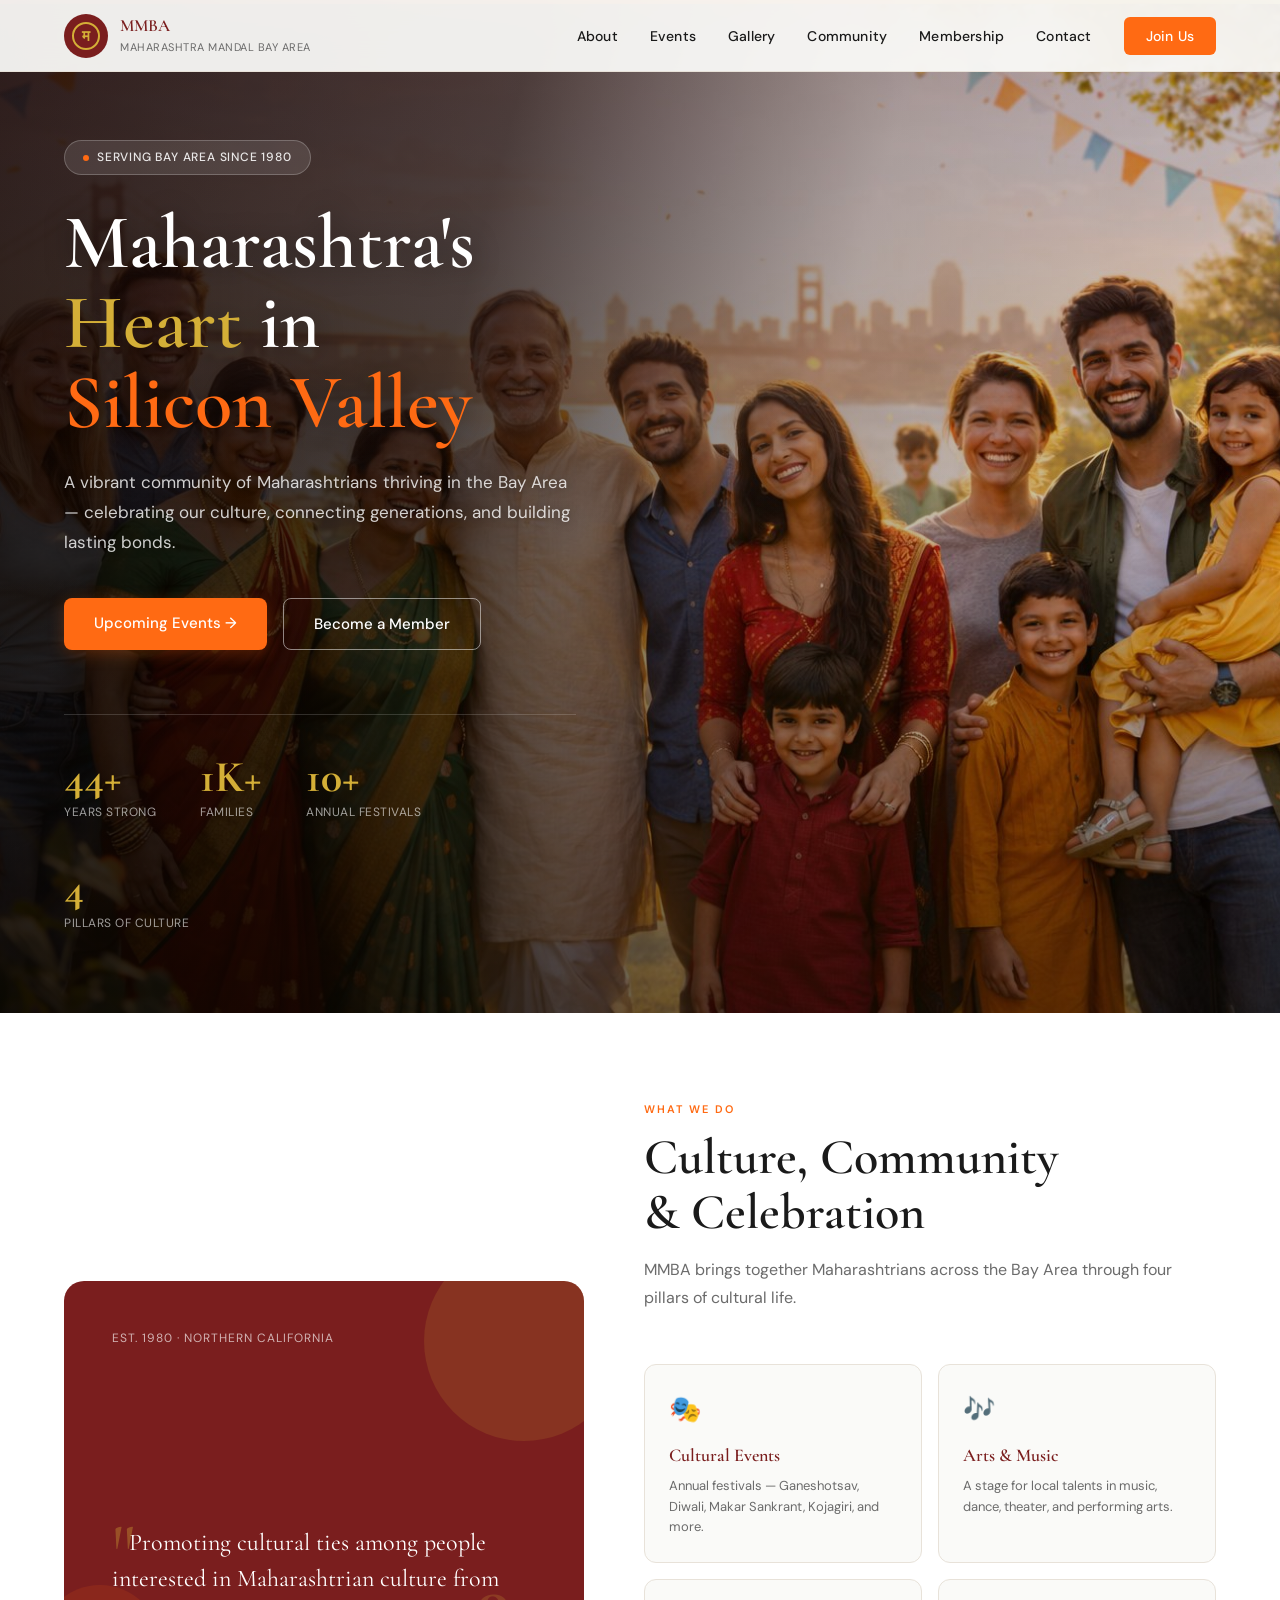
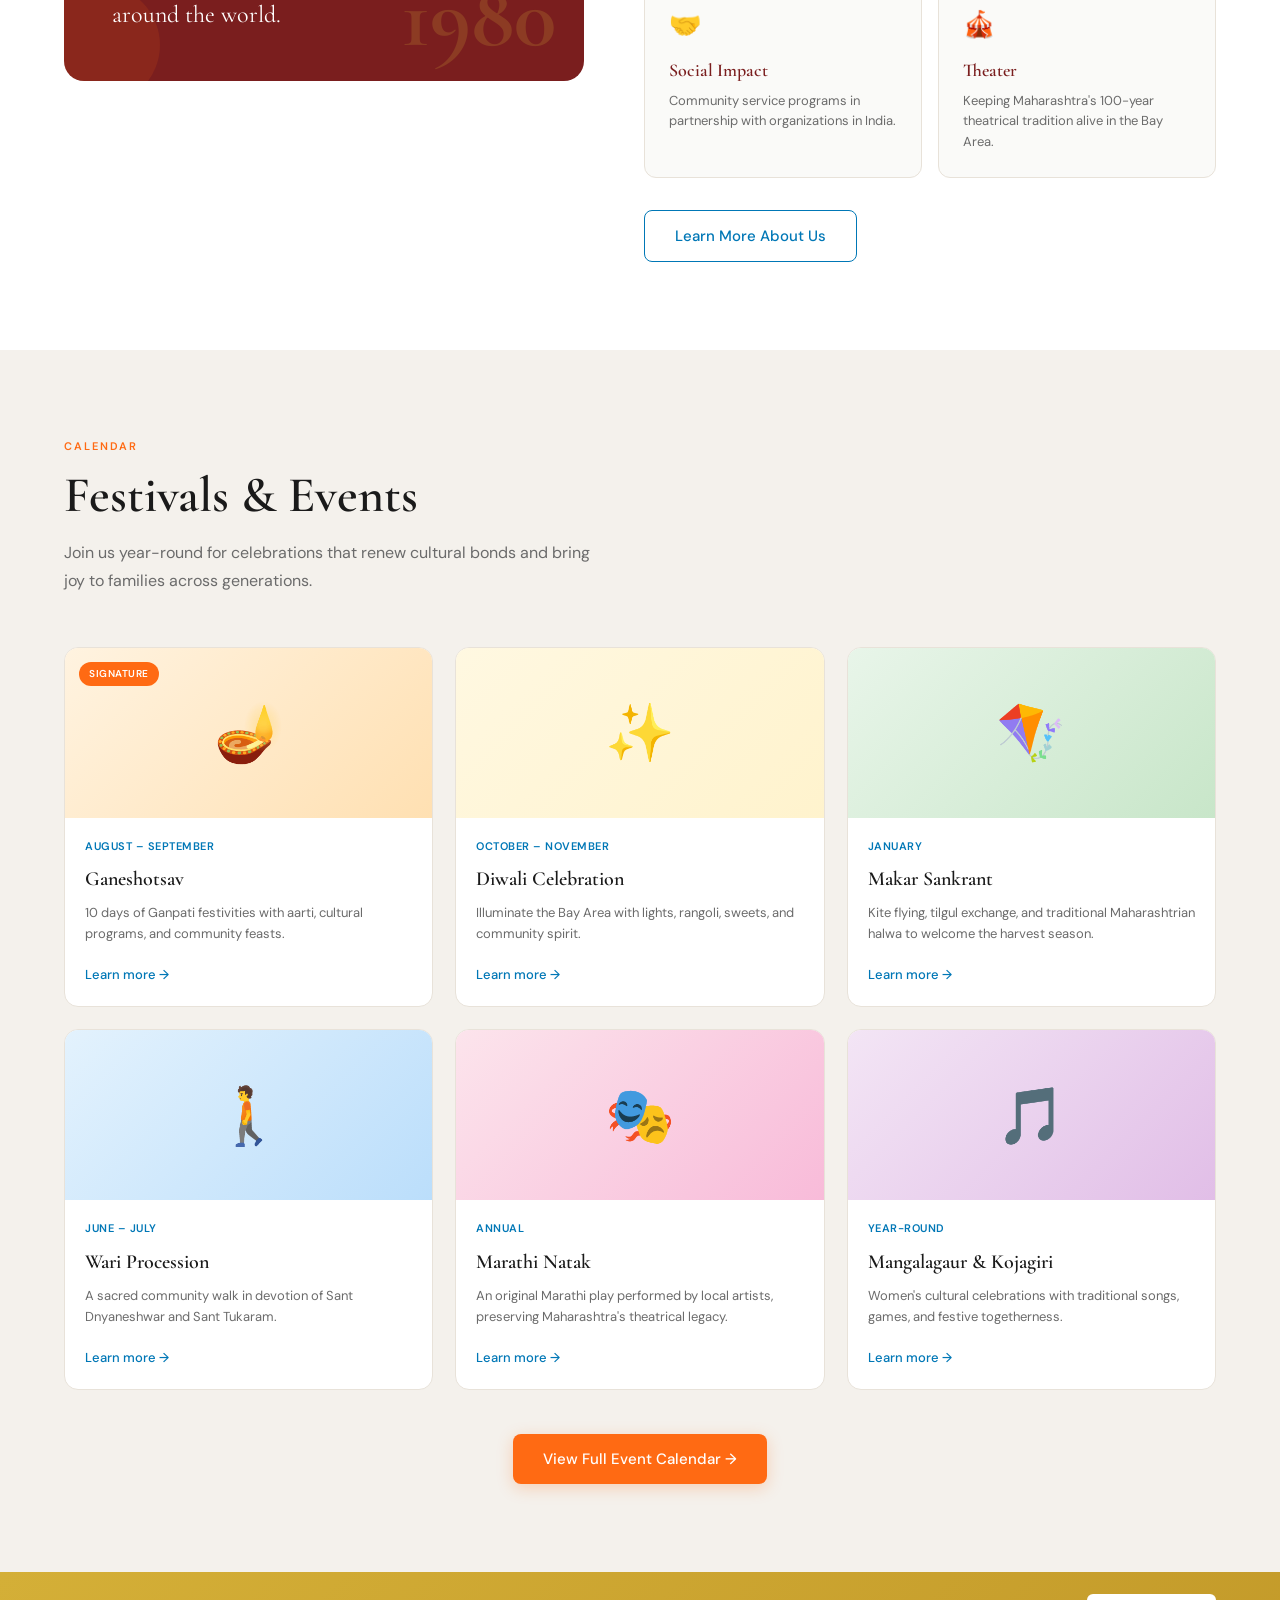
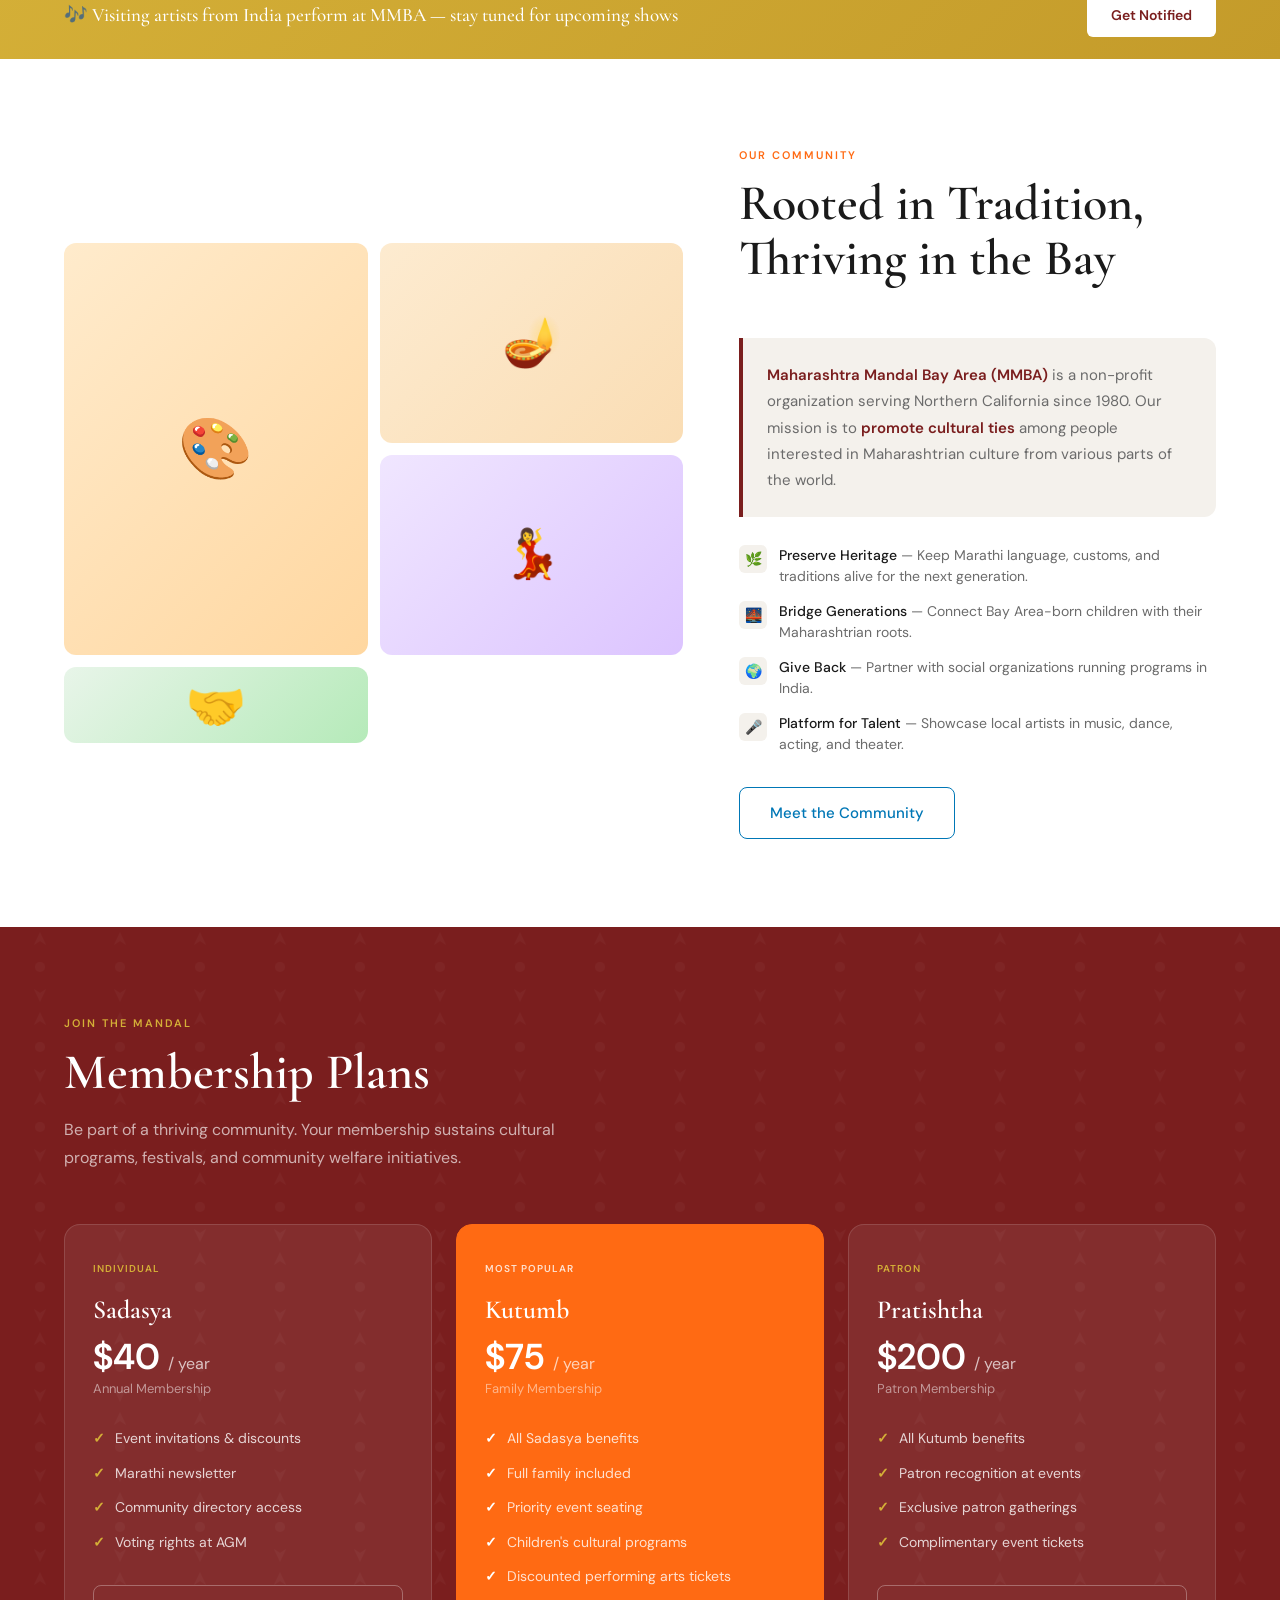
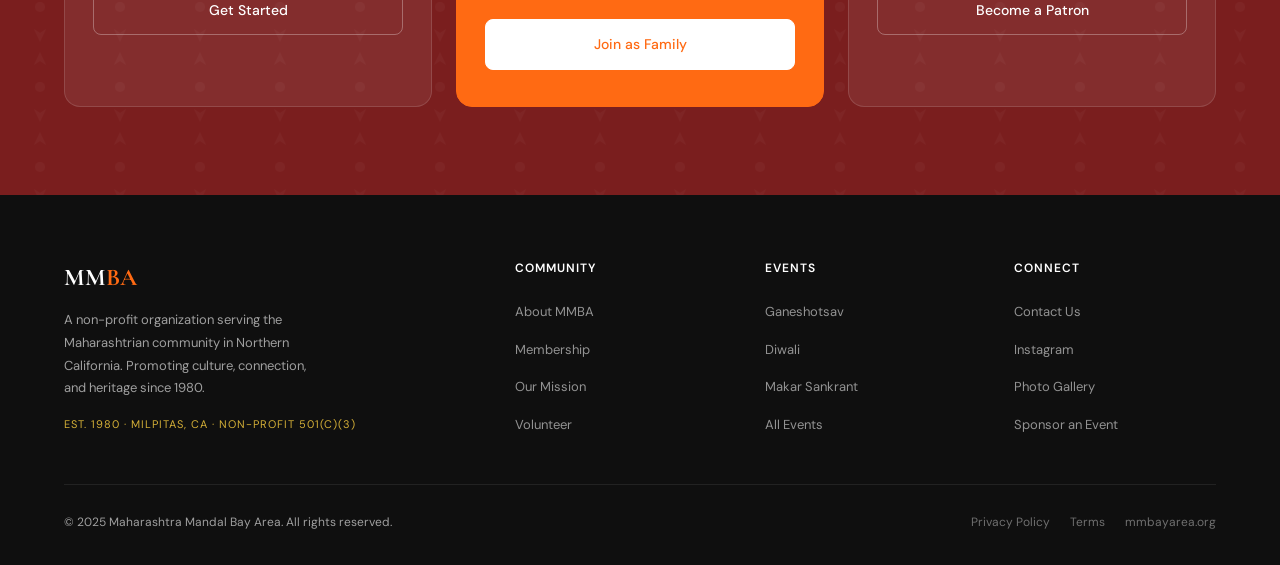
<file: index.html>
<!DOCTYPE html>
<html lang="en">
<head>
<meta charset="UTF-8">
<meta name="viewport" content="width=device-width, initial-scale=1.0">
<title>MMBA – Maharashtra Mandal Bay Area</title>
<meta name="description" content="Maharashtra Mandal Bay Area (MMBA) – A vibrant Maharashtrian community thriving in Silicon Valley since 1980. Cultural events, festivals, arts, and community.">
<link rel="preconnect" href="https://fonts.googleapis.com">
<link href="https://fonts.googleapis.com/css2?family=Cormorant+Garamond:wght@400;500;600;700&family=DM+Sans:wght@300;400;500;600&display=swap" rel="stylesheet">
<link rel="stylesheet" href="css/global.css">
<style>
/* ── HOME-SPECIFIC STYLES ── */
#hero {
  min-height: 100vh;
  display: flex; align-items: center;
  padding: 0; position: relative; overflow: hidden;
}
/* Full-bleed photo background */
.hero-photo {
  position: absolute; inset: 0; z-index: 0;
  background: url('images/hero-community.png') center center / cover no-repeat;
}
/* Gradient overlay: dark left → transparent right */
.hero-photo::before {
  content: ''; position: absolute; inset: 0;
  background: linear-gradient(
    105deg,
    rgba(8,3,1,0.88) 0%,
    rgba(8,3,1,0.75) 35%,
    rgba(8,3,1,0.30) 60%,
    rgba(8,3,1,0.05) 100%
  );
}
/* Subtle brand-warm tint + bottom vignette */
.hero-photo::after {
  content: ''; position: absolute; inset: 0;
  background: linear-gradient(
    180deg,
    rgba(122,30,30,0.16) 0%,
    rgba(0,0,0,0.0) 55%,
    rgba(0,0,0,0.40) 100%
  );
}
.hero-content {
  position: relative; z-index: 2;
  padding: 140px 5% 80px; max-width: 640px;
  animation: fadeUp 0.9s ease both;
}
.hero-badge {
  display: inline-flex; align-items: center; gap: 8px;
  background: rgba(255,255,255,0.11); border: 1px solid rgba(255,255,255,0.22);
  backdrop-filter: blur(10px); -webkit-backdrop-filter: blur(10px);
  border-radius: 100px; padding: 7px 18px;
  font-size: 12px; font-weight: 500; color: rgba(255,255,255,0.88);
  letter-spacing: 0.8px; text-transform: uppercase; margin-bottom: 28px;
}
.hero-badge .dot { width: 6px; height: 6px; background: var(--kesari); border-radius: 50%; flex-shrink: 0; }
.hero-title {
  font-family: 'Cormorant Garamond', serif;
  font-size: clamp(46px, 6vw, 86px);
  font-weight: 600; line-height: 1.04; color: #fff; margin-bottom: 24px;
  text-shadow: 0 2px 28px rgba(0,0,0,0.45);
}
.hero-title .accent { color: var(--gold); }
.hero-title .highlight { color: var(--kesari); }
.hero-sub {
  font-size: 17px; color: rgba(255,255,255,0.80);
  max-width: 520px; margin-bottom: 40px; line-height: 1.78;
  text-shadow: 0 1px 10px rgba(0,0,0,0.35);
}
.hero-ctas { display: flex; gap: 16px; flex-wrap: wrap; }
.hero-stats {
  display: flex; gap: 44px; flex-wrap: wrap;
  margin-top: 64px; padding-top: 40px;
  border-top: 1px solid rgba(255,255,255,0.16);
  animation: fadeUp 0.9s 0.18s ease both;
}
.stat-item .number {
  font-family: 'Cormorant Garamond', serif;
  font-size: 44px; font-weight: 700;
  color: var(--gold); line-height: 1;
}
.stat-item .label {
  font-size: 12px; color: rgba(255,255,255,0.60);
  margin-top: 4px; text-transform: uppercase; letter-spacing: 0.5px;
}

/* ── ABOUT ── */
#about { background: var(--white); }
.about-grid { display: grid; grid-template-columns: 1fr 1.1fr; gap: 60px; align-items: center; }
.about-card-main {
  background: var(--maroon); border-radius: 20px; padding: 48px;
  color: white; min-height: 400px;
  display: flex; flex-direction: column; justify-content: space-between;
  position: relative; overflow: hidden;
}
.about-card-main::before {
  content: ''; position: absolute; top: -40px; right: -40px;
  width: 200px; height: 200px;
  background: rgba(212,175,55,0.14); border-radius: 50%;
}
.about-card-main::after {
  content: ''; position: absolute; bottom: -24px; left: -24px;
  width: 120px; height: 120px;
  background: rgba(255,106,19,0.12); border-radius: 50%;
}
.about-since { font-size: 12px; opacity: 0.65; letter-spacing: 1px; text-transform: uppercase; }
.about-quote {
  font-family: 'Cormorant Garamond', serif;
  font-size: 24px; line-height: 1.5;
  position: relative; z-index: 1;
}
.about-quote::before {
  content: '"'; font-size: 80px; color: var(--gold);
  opacity: 0.35; line-height: 0;
  vertical-align: -28px; margin-right: -6px;
}
.about-yr {
  font-family: 'Cormorant Garamond', serif;
  font-size: 88px; font-weight: 700;
  color: var(--gold); opacity: 0.2;
  position: absolute; bottom: 20px; right: 28px;
  line-height: 1; z-index: 0;
}
.pillars { display: grid; grid-template-columns: 1fr 1fr; gap: 16px; }
.pillar-card {
  background: var(--bg); border: 1px solid var(--border);
  border-radius: 12px; padding: 24px;
  transition: border-color 0.2s, box-shadow 0.2s, transform 0.2s; cursor: default;
}
.pillar-card:hover {
  border-color: var(--kesari);
  box-shadow: 0 4px 20px rgba(255,106,19,0.1);
  transform: translateY(-3px);
}
.pillar-icon { font-size: 26px; margin-bottom: 10px; display: block; }
.pillar-title {
  font-family: 'Cormorant Garamond', serif;
  font-size: 18px; font-weight: 600;
  color: var(--maroon); margin-bottom: 6px;
}
.pillar-desc { font-size: 13px; color: var(--muted); line-height: 1.6; }

/* ── EVENTS PREVIEW ── */
#events-preview { background: var(--bg2); }
.events-grid { display: grid; grid-template-columns: repeat(3, 1fr); gap: 22px; }
.event-card { background: var(--white); border-radius: 14px; overflow: hidden; border: 1px solid var(--border); transition: transform 0.2s, box-shadow 0.2s; }
.event-card:hover { transform: translateY(-4px); box-shadow: 0 12px 40px rgba(0,0,0,0.1); }
.event-thumb {
  height: 170px; display: flex; align-items: center; justify-content: center;
  font-size: 56px; position: relative;
}
.event-thumb.c1 { background: linear-gradient(135deg,#FFF3E0,#FFE0B2); }
.event-thumb.c2 { background: linear-gradient(135deg,#FFF8E1,#FFF3CD); }
.event-thumb.c3 { background: linear-gradient(135deg,#E8F5E9,#C8E6C9); }
.event-thumb.c4 { background: linear-gradient(135deg,#E3F2FD,#BBDEFB); }
.event-thumb.c5 { background: linear-gradient(135deg,#FCE4EC,#F8BBD9); }
.event-thumb.c6 { background: linear-gradient(135deg,#F3E5F5,#E1BEE7); }
.event-tag {
  position: absolute; top: 14px; left: 14px;
  background: var(--kesari); color: white;
  font-size: 10px; font-weight: 600;
  padding: 4px 10px; border-radius: 100px;
  letter-spacing: 0.5px; text-transform: uppercase;
}
.event-body { padding: 20px; }
.event-date { font-size: 11px; font-weight: 600; color: var(--blue); letter-spacing: 0.5px; text-transform: uppercase; margin-bottom: 8px; }
.event-name { font-family: 'Cormorant Garamond', serif; font-size: 20px; font-weight: 600; color: var(--text); margin-bottom: 8px; }
.event-desc { font-size: 13px; color: var(--muted); line-height: 1.6; margin-bottom: 16px; }
.event-link { color: var(--blue); font-size: 13px; font-weight: 500; text-decoration: none; display: inline-flex; align-items: center; gap: 4px; transition: gap 0.2s; }
.event-link:hover { gap: 8px; }

/* ── COMMUNITY STRIP ── */
#community-strip { background: var(--white); }
.community-grid { display: grid; grid-template-columns: 1.3fr 1fr; gap: 56px; align-items: center; }
.gallery-mosaic { display: grid; grid-template-columns: 1fr 1fr; grid-template-rows: 200px 200px; gap: 12px; }
.g-cell { border-radius: 12px; display: flex; align-items: center; justify-content: center; font-size: 48px; position: relative; overflow: hidden; cursor: pointer; }
.g-cell.tall { grid-row: span 2; font-size: 60px; }
.g1 { background: linear-gradient(135deg,#FFEBCC,#FFD7A0); }
.g2 { background: linear-gradient(135deg,#FDEBD0,#FADDB4); }
.g3 { background: linear-gradient(135deg,#F0E6FF,#DCC4FF); }
.g4 { background: linear-gradient(135deg,#E8F5E9,#B5EAB9); }
.g-overlay {
  position: absolute; inset: 0;
  background: rgba(122,30,30,0.1);
  display: flex; align-items: flex-end; padding: 14px;
  opacity: 0; transition: opacity 0.2s;
}
.g-cell:hover .g-overlay { opacity: 1; }
.g-overlay span { font-size: 12px; font-weight: 600; color: white; text-shadow: 0 1px 4px rgba(0,0,0,0.5); letter-spacing: 0.4px; }
.mission-block {
  background: var(--bg2); border-left: 4px solid var(--maroon);
  border-radius: 0 12px 12px 0; padding: 24px; margin-bottom: 28px;
}
.mission-block p { font-size: 15px; color: var(--muted); line-height: 1.75; }
.mission-block strong { color: var(--maroon); font-weight: 600; }
.values-list { list-style: none; display: flex; flex-direction: column; gap: 14px; }
.values-list li { display: flex; align-items: flex-start; gap: 12px; font-size: 14px; color: var(--muted); line-height: 1.5; }
.v-icon { width: 28px; height: 28px; min-width: 28px; background: var(--bg2); border-radius: 6px; display: flex; align-items: center; justify-content: center; font-size: 14px; }
.values-list li strong { color: var(--text); font-weight: 500; }

/* ── MEMBERSHIP SECTION ── */
#membership-cta {
  background: var(--maroon);
  position: relative; overflow: hidden;
}
#membership-cta::before {
  content: ''; position: absolute; inset: 0;
  background-image: url("data:image/svg+xml,%3Csvg width='80' height='80' viewBox='0 0 80 80' xmlns='http://www.w3.org/2000/svg'%3E%3Cg fill='%23FFFFFF' fill-opacity='0.03'%3E%3Ccircle cx='40' cy='40' r='5'/%3E%3Cpath d='M40 5 L46 18 L40 14 L34 18Z'/%3E%3Cpath d='M40 75 L46 62 L40 66 L34 62Z'/%3E%3C/g%3E%3C/svg%3E");
}
#membership-cta .section-label { color: var(--gold); }
#membership-cta .section-title { color: white; }
#membership-cta .section-sub { color: rgba(255,255,255,0.65); }
.mem-grid { display: grid; grid-template-columns: repeat(3,1fr); gap: 24px; margin-top: 52px; }
.mem-card {
  background: rgba(255,255,255,0.07);
  border: 1px solid rgba(255,255,255,0.13);
  border-radius: 16px; padding: 36px 28px;
  transition: background 0.2s, transform 0.2s;
  position: relative; z-index: 1;
}
.mem-card:hover { background: rgba(255,255,255,0.11); transform: translateY(-4px); }
.mem-card.featured { background: var(--kesari); border-color: var(--kesari); }
.mem-card.featured:hover { background: #e55c0a; }
.mem-badge-label { font-size: 10px; font-weight: 600; color: var(--gold); text-transform: uppercase; letter-spacing: 1px; margin-bottom: 12px; display: block; }
.mem-card.featured .mem-badge-label { color: rgba(255,255,255,0.8); }
.mem-name { font-family: 'Cormorant Garamond', serif; font-size: 26px; font-weight: 600; color: white; margin-bottom: 8px; }
.mem-price { font-size: 36px; font-weight: 600; color: white; line-height: 1; margin-bottom: 4px; }
.mem-price span { font-size: 16px; font-weight: 400; opacity: 0.7; }
.mem-period { font-size: 13px; color: rgba(255,255,255,0.5); margin-bottom: 28px; }
.mem-feats { list-style: none; display: flex; flex-direction: column; gap: 12px; margin-bottom: 32px; }
.mem-feats li { font-size: 14px; color: rgba(255,255,255,0.8); display: flex; align-items: center; gap: 10px; }
.mem-feats li::before { content: '✓'; color: var(--gold); font-weight: 700; }
.mem-card.featured .mem-feats li::before { color: white; }
.btn-mem {
  width: 100%; padding: 13px; border-radius: 8px;
  font-size: 14px; font-weight: 500; text-align: center;
  text-decoration: none; display: block;
  border: 1.5px solid rgba(255,255,255,0.3); color: white;
  background: transparent; cursor: pointer; transition: background 0.2s;
  font-family: inherit;
}
.btn-mem:hover { background: rgba(255,255,255,0.1); }
.mem-card.featured .btn-mem { background: white; color: var(--kesari); border-color: white; }
.mem-card.featured .btn-mem:hover { background: rgba(255,255,255,0.9); }

@media (max-width: 900px) {
  .events-grid { grid-template-columns: 1fr 1fr; }
  .mem-grid { grid-template-columns: 1fr; max-width: 420px; margin-inline: auto; }
}
@media (max-width: 768px) {
  .about-grid, .community-grid { grid-template-columns: 1fr; }
  .events-grid { grid-template-columns: 1fr; }
  .hero-stats { gap: 24px; }
  .hero-content { padding: 120px 5% 64px; }
  .pillars { grid-template-columns: 1fr; }
}
</style>
</head>
<body>

<!-- NAV -->
<nav id="navbar">
  <a href="index.html" class="nav-logo">
    <div class="logo-emblem"><span>म</span></div>
    <div class="logo-text">
      <span class="name">MMBA</span>
      <span class="tagline">Maharashtra Mandal Bay Area</span>
    </div>
  </a>
  <ul class="nav-links">
    <li><a href="about.html">About</a></li>
    <li><a href="events.html">Events</a></li>
    <li><a href="gallery.html">Gallery</a></li>
    <li><a href="community.html">Community</a></li>
    <li><a href="membership.html">Membership</a></li>
    <li><a href="contact.html">Contact</a></li>
    <li><a href="membership.html" class="btn-nav-join">Join Us</a></li>
  </ul>
  <button class="nav-hamburger" id="hamburger" aria-label="Menu">
    <span></span><span></span><span></span>
  </button>
</nav>
<nav class="mobile-menu" id="mobile-menu">
  <a href="about.html">About</a>
  <a href="events.html">Events</a>
  <a href="gallery.html">Gallery</a>
  <a href="community.html">Community</a>
  <a href="membership.html">Membership</a>
  <a href="contact.html">Contact</a>
  <a href="membership.html" class="btn-nav-join">Join Us</a>
</nav>

<!-- HERO -->
<section id="hero">
  <div class="accent-line" style="z-index:3;position:absolute;top:0;left:0;width:100%"></div>
  <div class="hero-photo"></div>
  <div class="hero-content">
    <div class="hero-badge"><span class="dot"></span>Serving Bay Area Since 1980</div>
    <h1 class="hero-title">
      Maharashtra's<br>
      <span class="accent">Heart</span> in<br>
      <span class="highlight">Silicon Valley</span>
    </h1>
    <p class="hero-sub">A vibrant community of Maharashtrians thriving in the Bay Area — celebrating our culture, connecting generations, and building lasting bonds.</p>
    <div class="hero-ctas">
      <a href="events.html" class="btn-primary">Upcoming Events →</a>
      <a href="membership.html" class="btn-secondary" style="border-color:rgba(255,255,255,0.5);color:white">Become a Member</a>
    </div>
    <div class="hero-stats">
      <div class="stat-item"><div class="number">44+</div><div class="label">Years Strong</div></div>
      <div class="stat-item"><div class="number">1K+</div><div class="label">Families</div></div>
      <div class="stat-item"><div class="number">10+</div><div class="label">Annual Festivals</div></div>
      <div class="stat-item"><div class="number">4</div><div class="label">Pillars of Culture</div></div>
    </div>
  </div>
</section>

<!-- ABOUT PREVIEW -->
<section id="about">
  <div class="about-grid">
    <div class="about-card-main fade-in">
      <div class="about-since">Est. 1980 · Northern California</div>
      <div class="about-quote">Promoting cultural ties among people interested in Maharashtrian culture from around the world.</div>
      <div class="about-yr">1980</div>
    </div>
    <div>
      <div class="section-head fade-in">
        <span class="section-label">What We Do</span>
        <h2 class="section-title">Culture, Community<br>& Celebration</h2>
        <p class="section-sub">MMBA brings together Maharashtrians across the Bay Area through four pillars of cultural life.</p>
      </div>
      <div class="pillars">
        <div class="pillar-card fade-in"><span class="pillar-icon">🎭</span><div class="pillar-title">Cultural Events</div><p class="pillar-desc">Annual festivals — Ganeshotsav, Diwali, Makar Sankrant, Kojagiri, and more.</p></div>
        <div class="pillar-card fade-in"><span class="pillar-icon">🎶</span><div class="pillar-title">Arts & Music</div><p class="pillar-desc">A stage for local talents in music, dance, theater, and performing arts.</p></div>
        <div class="pillar-card fade-in"><span class="pillar-icon">🤝</span><div class="pillar-title">Social Impact</div><p class="pillar-desc">Community service programs in partnership with organizations in India.</p></div>
        <div class="pillar-card fade-in"><span class="pillar-icon">🎪</span><div class="pillar-title">Theater</div><p class="pillar-desc">Keeping Maharashtra's 100-year theatrical tradition alive in the Bay Area.</p></div>
      </div>
      <div style="margin-top:32px" class="fade-in"><a href="about.html" class="btn-secondary">Learn More About Us</a></div>
    </div>
  </div>
</section>

<!-- EVENTS PREVIEW -->
<section id="events-preview">
  <div class="section-head fade-in">
    <span class="section-label">Calendar</span>
    <h2 class="section-title">Festivals & Events</h2>
    <p class="section-sub">Join us year-round for celebrations that renew cultural bonds and bring joy to families across generations.</p>
  </div>
  <div class="events-grid">
    <div class="event-card fade-in" data-category="cultural">
      <div class="event-thumb c1">🪔<span class="event-tag">Signature</span></div>
      <div class="event-body">
        <div class="event-date">August – September</div>
        <div class="event-name">Ganeshotsav</div>
        <p class="event-desc">10 days of Ganpati festivities with aarti, cultural programs, and community feasts.</p>
        <a href="events.html" class="event-link">Learn more →</a>
      </div>
    </div>
    <div class="event-card fade-in" data-category="cultural">
      <div class="event-thumb c2">✨</div>
      <div class="event-body">
        <div class="event-date">October – November</div>
        <div class="event-name">Diwali Celebration</div>
        <p class="event-desc">Illuminate the Bay Area with lights, rangoli, sweets, and community spirit.</p>
        <a href="events.html" class="event-link">Learn more →</a>
      </div>
    </div>
    <div class="event-card fade-in" data-category="cultural">
      <div class="event-thumb c3">🪁</div>
      <div class="event-body">
        <div class="event-date">January</div>
        <div class="event-name">Makar Sankrant</div>
        <p class="event-desc">Kite flying, tilgul exchange, and traditional Maharashtrian halwa to welcome the harvest season.</p>
        <a href="events.html" class="event-link">Learn more →</a>
      </div>
    </div>
    <div class="event-card fade-in" data-category="cultural">
      <div class="event-thumb c4">🚶</div>
      <div class="event-body">
        <div class="event-date">June – July</div>
        <div class="event-name">Wari Procession</div>
        <p class="event-desc">A sacred community walk in devotion of Sant Dnyaneshwar and Sant Tukaram.</p>
        <a href="events.html" class="event-link">Learn more →</a>
      </div>
    </div>
    <div class="event-card fade-in" data-category="arts">
      <div class="event-thumb c5">🎭</div>
      <div class="event-body">
        <div class="event-date">Annual</div>
        <div class="event-name">Marathi Natak</div>
        <p class="event-desc">An original Marathi play performed by local artists, preserving Maharashtra's theatrical legacy.</p>
        <a href="events.html" class="event-link">Learn more →</a>
      </div>
    </div>
    <div class="event-card fade-in" data-category="cultural">
      <div class="event-thumb c6">🎵</div>
      <div class="event-body">
        <div class="event-date">Year-round</div>
        <div class="event-name">Mangalagaur & Kojagiri</div>
        <p class="event-desc">Women's cultural celebrations with traditional songs, games, and festive togetherness.</p>
        <a href="events.html" class="event-link">Learn more →</a>
      </div>
    </div>
  </div>
  <div style="text-align:center;margin-top:44px" class="fade-in">
    <a href="events.html" class="btn-primary">View Full Event Calendar →</a>
  </div>
</section>

<!-- GOLD BANNER -->
<div class="gold-banner">
  <p>🎶 Visiting artists from India perform at MMBA — stay tuned for upcoming shows</p>
  <a href="contact.html">Get Notified</a>
</div>

<!-- COMMUNITY STRIP -->
<section id="community-strip">
  <div class="community-grid">
    <div class="gallery-mosaic fade-in">
      <div class="g-cell tall g1" data-lightbox data-caption="Cultural Performances"><span class="g-emoji">🎨</span><div class="g-overlay"><span>Cultural Performances</span></div></div>
      <div class="g-cell g2" data-lightbox data-caption="Diwali Celebrations"><span class="g-emoji">🪔</span><div class="g-overlay"><span>Diwali Celebrations</span></div></div>
      <div class="g-cell g3" data-lightbox data-caption="Dance & Arts"><span class="g-emoji">💃</span><div class="g-overlay"><span>Dance & Arts</span></div></div>
      <div class="g-cell g4" data-lightbox data-caption="Community Bonds"><span class="g-emoji">🤝</span><div class="g-overlay"><span>Community Bonds</span></div></div>
    </div>
    <div class="fade-in">
      <div class="section-head">
        <span class="section-label">Our Community</span>
        <h2 class="section-title">Rooted in Tradition,<br>Thriving in the Bay</h2>
      </div>
      <div class="mission-block">
        <p><strong>Maharashtra Mandal Bay Area (MMBA)</strong> is a non-profit organization serving Northern California since 1980. Our mission is to <strong>promote cultural ties</strong> among people interested in Maharashtrian culture from various parts of the world.</p>
      </div>
      <ul class="values-list">
        <li><span class="v-icon">🌿</span><span><strong>Preserve Heritage</strong> — Keep Marathi language, customs, and traditions alive for the next generation.</span></li>
        <li><span class="v-icon">🌉</span><span><strong>Bridge Generations</strong> — Connect Bay Area-born children with their Maharashtrian roots.</span></li>
        <li><span class="v-icon">🌍</span><span><strong>Give Back</strong> — Partner with social organizations running programs in India.</span></li>
        <li><span class="v-icon">🎤</span><span><strong>Platform for Talent</strong> — Showcase local artists in music, dance, acting, and theater.</span></li>
      </ul>
      <div style="margin-top:32px"><a href="community.html" class="btn-secondary">Meet the Community</a></div>
    </div>
  </div>
</section>

<!-- MEMBERSHIP CTA -->
<section id="membership-cta">
  <div class="section-head fade-in" style="position:relative;z-index:1">
    <span class="section-label">Join the Mandal</span>
    <h2 class="section-title">Membership Plans</h2>
    <p class="section-sub">Be part of a thriving community. Your membership sustains cultural programs, festivals, and community welfare initiatives.</p>
  </div>
  <div class="mem-grid">
    <div class="mem-card fade-in">
      <span class="mem-badge-label">Individual</span>
      <div class="mem-name">Sadasya</div>
      <div class="mem-price">$40 <span>/ year</span></div>
      <div class="mem-period">Annual Membership</div>
      <ul class="mem-feats">
        <li>Event invitations & discounts</li>
        <li>Marathi newsletter</li>
        <li>Community directory access</li>
        <li>Voting rights at AGM</li>
      </ul>
      <a href="membership.html" class="btn-mem">Get Started</a>
    </div>
    <div class="mem-card featured fade-in">
      <span class="mem-badge-label">Most Popular</span>
      <div class="mem-name">Kutumb</div>
      <div class="mem-price">$75 <span>/ year</span></div>
      <div class="mem-period">Family Membership</div>
      <ul class="mem-feats">
        <li>All Sadasya benefits</li>
        <li>Full family included</li>
        <li>Priority event seating</li>
        <li>Children's cultural programs</li>
        <li>Discounted performing arts tickets</li>
      </ul>
      <a href="membership.html" class="btn-mem">Join as Family</a>
    </div>
    <div class="mem-card fade-in">
      <span class="mem-badge-label">Patron</span>
      <div class="mem-name">Pratishtha</div>
      <div class="mem-price">$200 <span>/ year</span></div>
      <div class="mem-period">Patron Membership</div>
      <ul class="mem-feats">
        <li>All Kutumb benefits</li>
        <li>Patron recognition at events</li>
        <li>Exclusive patron gatherings</li>
        <li>Complimentary event tickets</li>
      </ul>
      <a href="membership.html" class="btn-mem">Become a Patron</a>
    </div>
  </div>
</section>

<!-- FOOTER -->
<footer>
  <div class="footer-grid">
    <div class="footer-brand">
      <div class="logo-mark">MM<span>BA</span></div>
      <p>A non-profit organization serving the Maharashtrian community in Northern California. Promoting culture, connection, and heritage since 1980.</p>
      <div class="est">Est. 1980 · Milpitas, CA · Non-Profit 501(c)(3)</div>
    </div>
    <div class="footer-col">
      <h4>Community</h4>
      <ul>
        <li><a href="about.html">About MMBA</a></li>
        <li><a href="membership.html">Membership</a></li>
        <li><a href="community.html">Our Mission</a></li>
        <li><a href="contact.html">Volunteer</a></li>
      </ul>
    </div>
    <div class="footer-col">
      <h4>Events</h4>
      <ul>
        <li><a href="events.html">Ganeshotsav</a></li>
        <li><a href="events.html">Diwali</a></li>
        <li><a href="events.html">Makar Sankrant</a></li>
        <li><a href="events.html">All Events</a></li>
      </ul>
    </div>
    <div class="footer-col">
      <h4>Connect</h4>
      <ul>
        <li><a href="contact.html">Contact Us</a></li>
        <li><a href="https://instagram.com/mmbayarea" target="_blank">Instagram</a></li>
        <li><a href="gallery.html">Photo Gallery</a></li>
        <li><a href="contact.html">Sponsor an Event</a></li>
      </ul>
    </div>
  </div>
  <div class="footer-bottom">
    <span>© 2025 Maharashtra Mandal Bay Area. All rights reserved.</span>
    <div class="footer-links">
      <a href="#">Privacy Policy</a>
      <a href="#">Terms</a>
      <a href="https://mmbayarea.org" target="_blank">mmbayarea.org</a>
    </div>
  </div>
</footer>

<script src="js/main.js"></script>
</body>
</html>
</file>
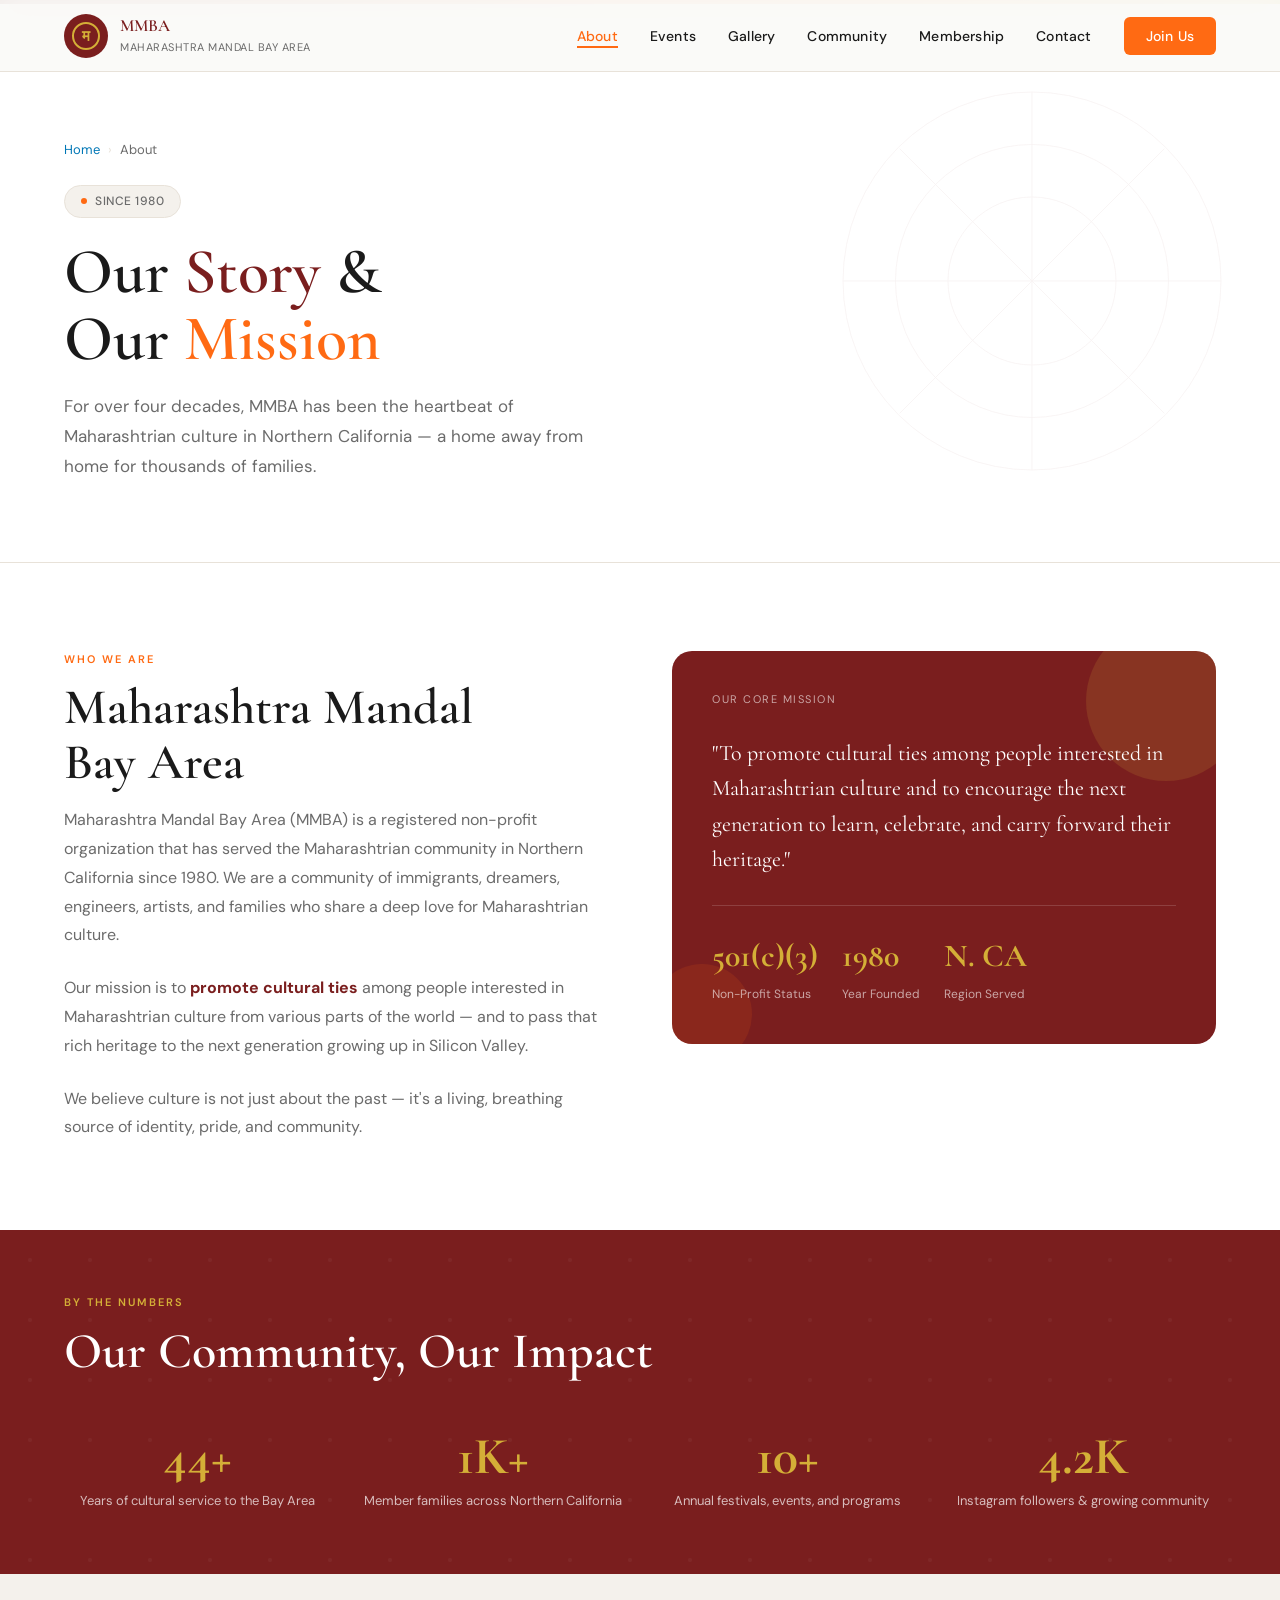
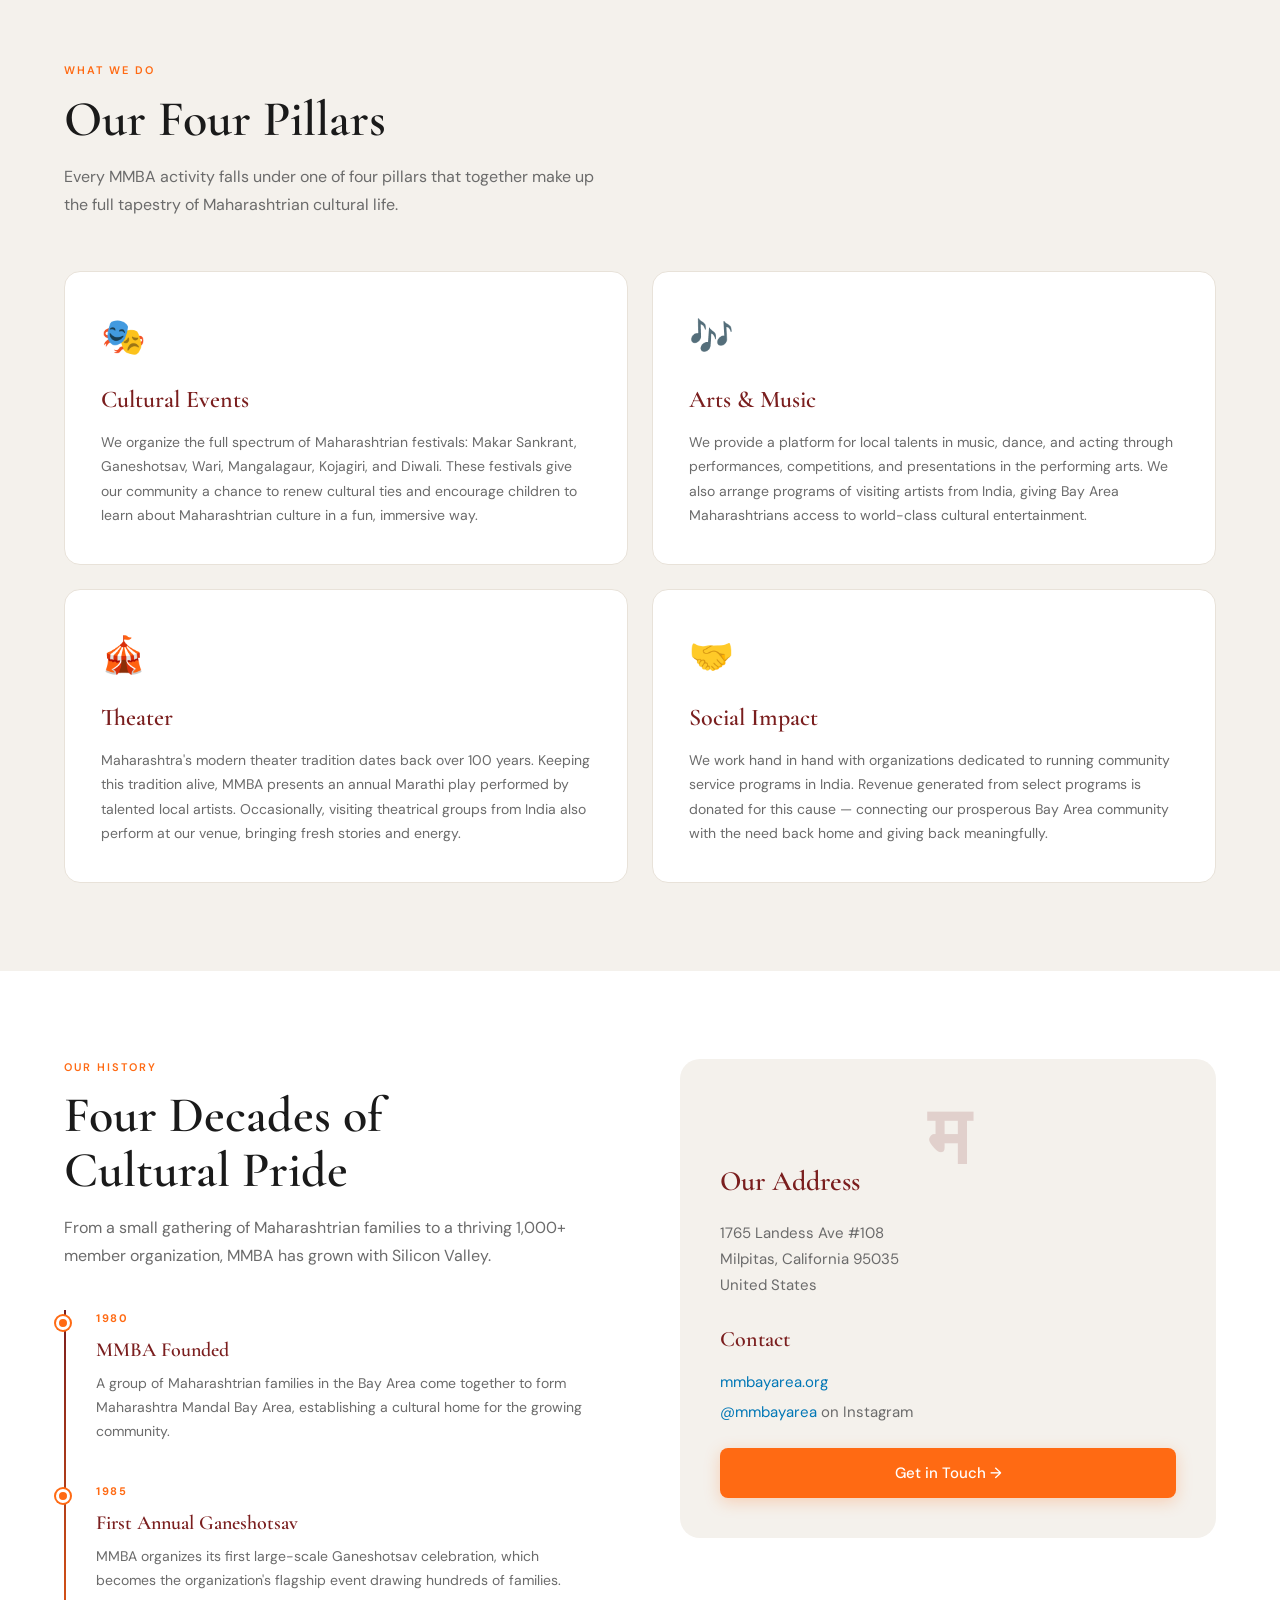
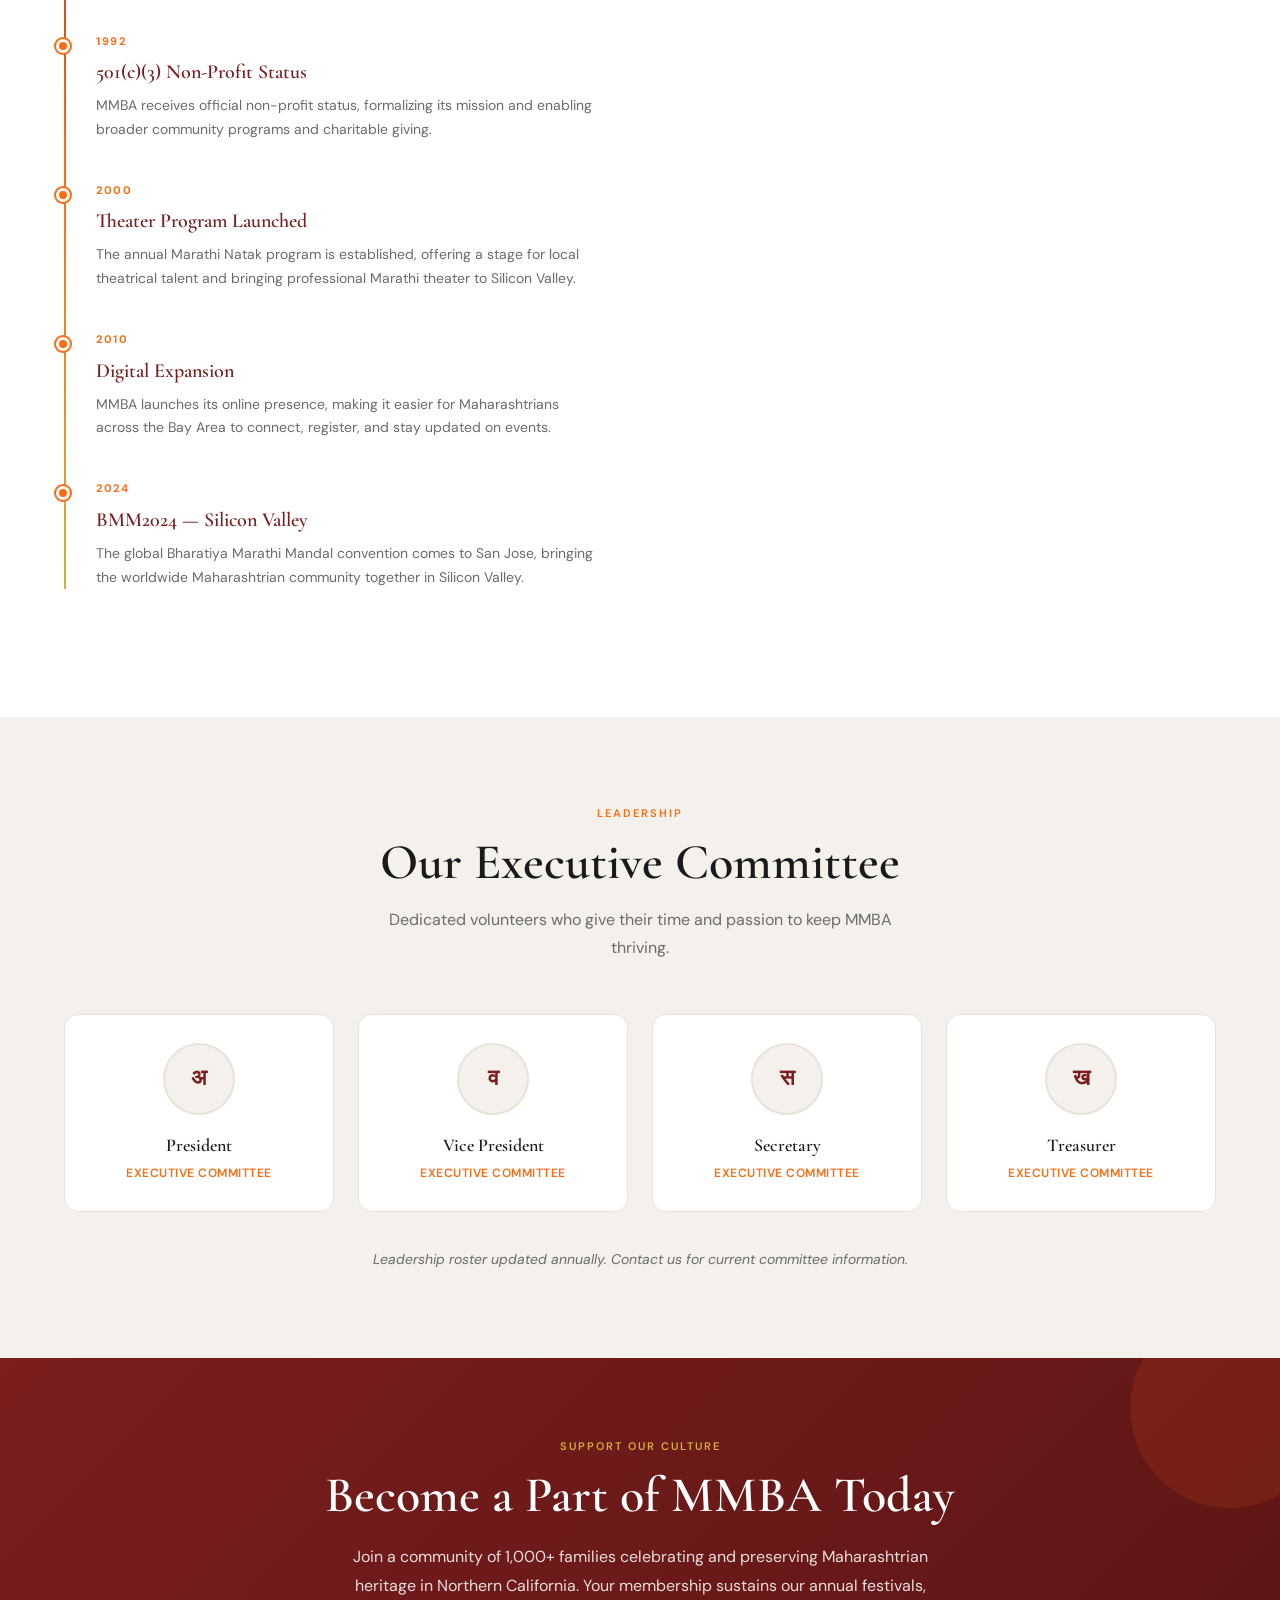
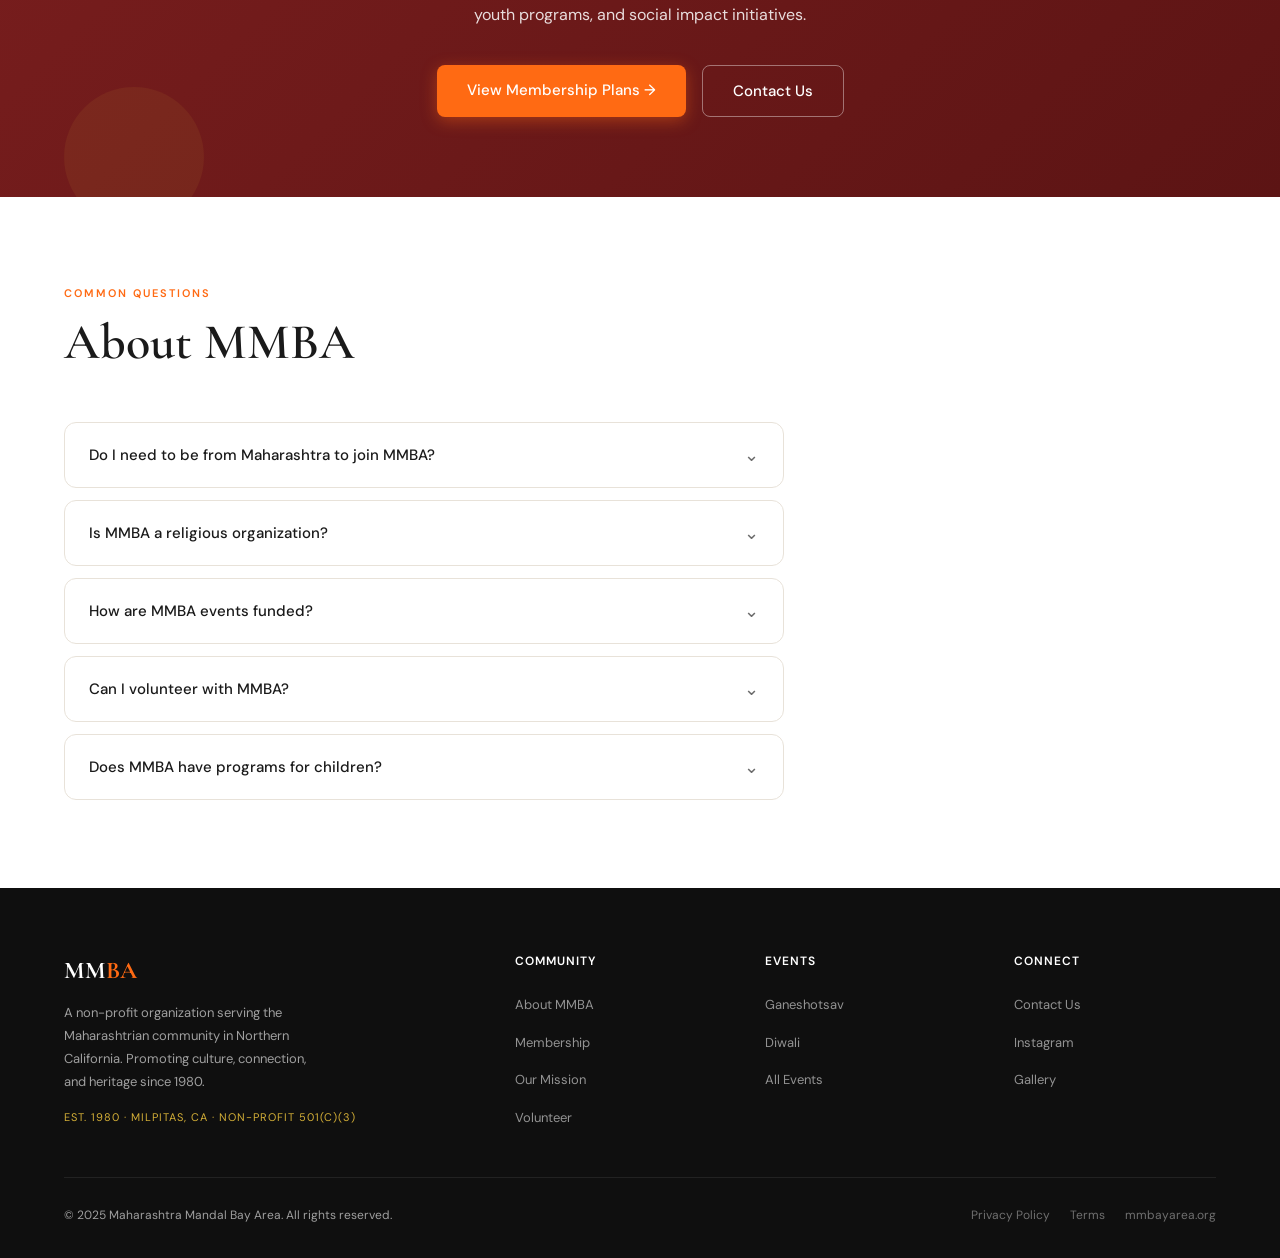
<file: about.html>
<!DOCTYPE html>
<html lang="en">
<head>
<meta charset="UTF-8">
<meta name="viewport" content="width=device-width, initial-scale=1.0">
<title>About – MMBA Maharashtra Mandal Bay Area</title>
<meta name="description" content="Learn about Maharashtra Mandal Bay Area (MMBA) — our history, mission, leadership, and values since 1980.">
<link rel="preconnect" href="https://fonts.googleapis.com">
<link href="https://fonts.googleapis.com/css2?family=Cormorant+Garamond:wght@400;500;600;700&family=DM+Sans:wght@300;400;500;600&display=swap" rel="stylesheet">
<link rel="stylesheet" href="css/global.css">
<style>
/* ── TIMELINE ── */
.timeline { position: relative; padding-left: 32px; }
.timeline::before {
  content: ''; position: absolute; left: 0; top: 0; bottom: 0;
  width: 2px; background: linear-gradient(to bottom, var(--maroon), var(--kesari), var(--gold));
}
.timeline-item { position: relative; margin-bottom: 40px; }
.timeline-item::before {
  content: ''; position: absolute; left: -40px; top: 6px;
  width: 14px; height: 14px; border-radius: 50%;
  background: var(--kesari); border: 3px solid var(--white);
  box-shadow: 0 0 0 2px var(--kesari);
}
.timeline-year {
  font-size: 11px; font-weight: 700; color: var(--kesari);
  text-transform: uppercase; letter-spacing: 1.5px; margin-bottom: 6px;
}
.timeline-title {
  font-family: 'Cormorant Garamond', serif;
  font-size: 20px; font-weight: 600; color: var(--maroon); margin-bottom: 6px;
}
.timeline-desc { font-size: 14px; color: var(--muted); line-height: 1.7; }

/* ── LEADERSHIP ── */
.leaders-grid { display: grid; grid-template-columns: repeat(4,1fr); gap: 24px; }
.leader-card {
  background: var(--white); border: 1px solid var(--border);
  border-radius: 14px; padding: 28px 20px; text-align: center;
  transition: transform 0.2s, box-shadow 0.2s;
}
.leader-card:hover { transform: translateY(-4px); box-shadow: var(--shadow); }
.leader-avatar {
  width: 72px; height: 72px; border-radius: 50%;
  background: var(--bg2); border: 2px solid var(--border);
  display: flex; align-items: center; justify-content: center;
  font-size: 28px; margin: 0 auto 16px; font-family: 'Cormorant Garamond', serif;
  color: var(--maroon); font-weight: 700; font-size: 22px;
}
.leader-name { font-family: 'Cormorant Garamond', serif; font-size: 18px; font-weight: 600; color: var(--text); margin-bottom: 4px; }
.leader-role { font-size: 12px; color: var(--kesari); font-weight: 600; text-transform: uppercase; letter-spacing: 0.5px; }

/* ── PILLARS FULL ── */
.pillars-full { display: grid; grid-template-columns: 1fr 1fr; gap: 24px; }
.pillar-full {
  background: var(--white); border: 1px solid var(--border);
  border-radius: 16px; padding: 36px; transition: transform 0.2s, box-shadow 0.2s;
}
.pillar-full:hover { transform: translateY(-3px); box-shadow: var(--shadow); }
.pillar-full-icon { font-size: 36px; margin-bottom: 16px; display: block; }
.pillar-full-title {
  font-family: 'Cormorant Garamond', serif;
  font-size: 24px; font-weight: 600; color: var(--maroon); margin-bottom: 10px;
}
.pillar-full-desc { font-size: 14px; color: var(--muted); line-height: 1.75; }

/* ── VALUES STRIP ── */
.values-strip { background: var(--maroon); padding: 64px 5%; position: relative; overflow: hidden; }
.values-strip::before {
  content: ''; position: absolute; inset: 0;
  background-image: url("data:image/svg+xml,%3Csvg width='60' height='60' viewBox='0 0 60 60' xmlns='http://www.w3.org/2000/svg'%3E%3Ccircle cx='30' cy='30' r='2' fill='%23FFFFFF' fill-opacity='0.04'/%3E%3C/svg%3E");
}
.values-strip .section-label { color: var(--gold); }
.values-strip .section-title { color: white; }
.values-list-h { display: grid; grid-template-columns: repeat(4,1fr); gap: 28px; position: relative; z-index: 1; }
.value-item { text-align: center; }
.value-num {
  font-family: 'Cormorant Garamond', serif;
  font-size: 52px; font-weight: 700;
  color: var(--gold); line-height: 1; margin-bottom: 8px;
}
.value-label { font-size: 13px; color: rgba(255,255,255,0.7); line-height: 1.5; }

/* ── FAQ ── */
.faq-list { display: flex; flex-direction: column; gap: 12px; max-width: 720px; }
.faq-item {
  background: var(--white); border: 1px solid var(--border);
  border-radius: 12px; overflow: hidden;
}
.faq-q {
  width: 100%; text-align: left; padding: 20px 24px;
  background: none; border: none; cursor: pointer; font-family: inherit;
  font-size: 15px; font-weight: 500; color: var(--text);
  display: flex; justify-content: space-between; align-items: center; gap: 16px;
}
.faq-q:hover { color: var(--maroon); }
.faq-chevron { font-size: 18px; transition: transform 0.3s; color: var(--muted); }
.faq-item.open .faq-chevron { transform: rotate(180deg); }
.faq-a {
  display: none; padding: 0 24px 20px;
  font-size: 14px; color: var(--muted); line-height: 1.75;
}
.faq-item.open .faq-a { display: block; }

/* ── JOIN MANDAL CTA ── */
.join-mandal {
  background: linear-gradient(135deg, var(--maroon), #5c1414);
  color: var(--white);
  text-align: center;
  position: relative;
  overflow: hidden;
  padding: 80px 5%;
}
.join-mandal::before {
  content: ''; position: absolute; top: -50px; right: -50px;
  width: 200px; height: 200px;
  background: rgba(255,106,19,0.12); border-radius: 50%;
}
.join-mandal::after {
  content: ''; position: absolute; bottom: -30px; left: 5%;
  width: 140px; height: 140px;
  background: rgba(212,175,55,0.08); border-radius: 50%;
}
.join-mandal-content {
  max-width: 800px;
  margin: 0 auto;
  position: relative;
  z-index: 1;
}
.join-mandal-content .section-title {
  color: var(--white);
  margin-bottom: 20px;
}
.join-mandal-content p {
  font-size: 16px;
  color: rgba(255,255,255,0.85);
  line-height: 1.8;
  max-width: 600px;
  margin: 0 auto 36px;
}
.join-mandal-ctas {
  display: flex;
  gap: 16px;
  justify-content: center;
  flex-wrap: wrap;
}
.join-mandal-ctas .btn-primary {
  box-shadow: 0 4px 16px rgba(255,106,19,0.4);
}
.join-mandal-ctas .btn-secondary {
  border-color: rgba(255,255,255,0.4);
  color: var(--white);
}
.join-mandal-ctas .btn-secondary:hover {
  background: var(--white);
  color: var(--maroon);
}


@media (max-width: 900px) {
  .leaders-grid { grid-template-columns: repeat(2,1fr); }
  .values-list-h { grid-template-columns: repeat(2,1fr); }
}
@media (max-width: 768px) {
  .pillars-full { grid-template-columns: 1fr; }
  .leaders-grid { grid-template-columns: repeat(2,1fr); }
}
</style>
</head>
<body>

<!-- NAV -->
<nav id="navbar">
  <a href="index.html" class="nav-logo">
    <div class="logo-emblem"><span>म</span></div>
    <div class="logo-text">
      <span class="name">MMBA</span>
      <span class="tagline">Maharashtra Mandal Bay Area</span>
    </div>
  </a>
  <ul class="nav-links">
    <li><a href="about.html" class="active">About</a></li>
    <li><a href="events.html">Events</a></li>
    <li><a href="gallery.html">Gallery</a></li>
    <li><a href="community.html">Community</a></li>
    <li><a href="membership.html">Membership</a></li>
    <li><a href="contact.html">Contact</a></li>
    <li><a href="membership.html" class="btn-nav-join">Join Us</a></li>
  </ul>
  <button class="nav-hamburger" id="hamburger"><span></span><span></span><span></span></button>
</nav>
<nav class="mobile-menu" id="mobile-menu">
  <a href="about.html">About</a><a href="events.html">Events</a><a href="gallery.html">Gallery</a>
  <a href="community.html">Community</a><a href="membership.html">Membership</a>
  <a href="contact.html">Contact</a><a href="membership.html" class="btn-nav-join">Join Us</a>
</nav>

<!-- HERO -->
<div class="page-hero motif-bg">
  <div class="accent-line"></div>
  <svg class="page-hero-motif" viewBox="0 0 400 400" xmlns="http://www.w3.org/2000/svg">
    <g fill="none" stroke="#7A1E1E" stroke-width="0.8">
      <circle cx="200" cy="200" r="180"/><circle cx="200" cy="200" r="130"/><circle cx="200" cy="200" r="80"/>
      <line x1="200" y1="20" x2="200" y2="380"/><line x1="20" y1="200" x2="380" y2="200"/>
      <line x1="74" y1="74" x2="326" y2="326"/><line x1="326" y1="74" x2="74" y2="326"/>
    </g>
  </svg>
  <div class="breadcrumb"><a href="index.html">Home</a><span class="sep">›</span><span>About</span></div>
  <div class="page-hero-badge"><span class="dot"></span>Since 1980</div>
  <h1>Our <span class="accent">Story</span> &<br>Our <span class="highlight">Mission</span></h1>
  <p class="lead">For over four decades, MMBA has been the heartbeat of Maharashtrian culture in Northern California — a home away from home for thousands of families.</p>
</div>

<!-- MISSION -->
<section style="background:var(--white)">
  <div style="display:grid;grid-template-columns:1fr 1fr;gap:64px;align-items:start">
    <div class="fade-in">
      <span class="section-label">Who We Are</span>
      <h2 class="section-title">Maharashtra Mandal<br>Bay Area</h2>
      <p style="font-size:16px;color:var(--muted);line-height:1.8;margin-bottom:24px">Maharashtra Mandal Bay Area (MMBA) is a registered non-profit organization that has served the Maharashtrian community in Northern California since 1980. We are a community of immigrants, dreamers, engineers, artists, and families who share a deep love for Maharashtrian culture.</p>
      <p style="font-size:16px;color:var(--muted);line-height:1.8;margin-bottom:24px">Our mission is to <strong style="color:var(--maroon)">promote cultural ties</strong> among people interested in Maharashtrian culture from various parts of the world — and to pass that rich heritage to the next generation growing up in Silicon Valley.</p>
      <p style="font-size:16px;color:var(--muted);line-height:1.8">We believe culture is not just about the past — it's a living, breathing source of identity, pride, and community.</p>
    </div>
    <div class="fade-in">
      <div style="background:var(--maroon);border-radius:20px;padding:40px;color:white;position:relative;overflow:hidden">
        <div style="position:absolute;top:-30px;right:-30px;width:160px;height:160px;background:rgba(212,175,55,0.15);border-radius:50%"></div>
        <div style="position:absolute;bottom:-20px;left:-20px;width:100px;height:100px;background:rgba(255,106,19,0.12);border-radius:50%"></div>
        <div style="font-size:11px;letter-spacing:1.5px;text-transform:uppercase;opacity:0.6;margin-bottom:28px">Our Core Mission</div>
        <div style="font-family:'Cormorant Garamond',serif;font-size:22px;line-height:1.6;margin-bottom:28px;position:relative;z-index:1">"To promote cultural ties among people interested in Maharashtrian culture and to encourage the next generation to learn, celebrate, and carry forward their heritage."</div>
        <div style="display:flex;gap:24px;padding-top:24px;border-top:1px solid rgba(255,255,255,0.15)">
          <div><div style="font-family:'Cormorant Garamond',serif;font-size:32px;font-weight:700;color:var(--gold)">501(c)(3)</div><div style="font-size:12px;opacity:0.6;margin-top:4px">Non-Profit Status</div></div>
          <div><div style="font-family:'Cormorant Garamond',serif;font-size:32px;font-weight:700;color:var(--gold)">1980</div><div style="font-size:12px;opacity:0.6;margin-top:4px">Year Founded</div></div>
          <div><div style="font-family:'Cormorant Garamond',serif;font-size:32px;font-weight:700;color:var(--gold)">N. CA</div><div style="font-size:12px;opacity:0.6;margin-top:4px">Region Served</div></div>
        </div>
      </div>
    </div>
  </div>
</section>

<!-- VALUES STRIP -->
<div class="values-strip">
  <div class="section-head fade-in">
    <span class="section-label">By the Numbers</span>
    <h2 class="section-title">Our Community, Our Impact</h2>
  </div>
  <div class="values-list-h fade-in">
    <div class="value-item"><div class="value-num">44+</div><div class="value-label">Years of cultural service to the Bay Area</div></div>
    <div class="value-item"><div class="value-num">1K+</div><div class="value-label">Member families across Northern California</div></div>
    <div class="value-item"><div class="value-num">10+</div><div class="value-label">Annual festivals, events, and programs</div></div>
    <div class="value-item"><div class="value-num">4.2K</div><div class="value-label">Instagram followers & growing community</div></div>
  </div>
</div>

<!-- PILLARS -->
<section style="background:var(--bg2)">
  <div class="section-head fade-in">
    <span class="section-label">What We Do</span>
    <h2 class="section-title">Our Four Pillars</h2>
    <p class="section-sub">Every MMBA activity falls under one of four pillars that together make up the full tapestry of Maharashtrian cultural life.</p>
  </div>
  <div class="pillars-full">
    <div class="pillar-full fade-in">
      <span class="pillar-full-icon">🎭</span>
      <div class="pillar-full-title">Cultural Events</div>
      <p class="pillar-full-desc">We organize the full spectrum of Maharashtrian festivals: Makar Sankrant, Ganeshotsav, Wari, Mangalagaur, Kojagiri, and Diwali. These festivals give our community a chance to renew cultural ties and encourage children to learn about Maharashtrian culture in a fun, immersive way.</p>
    </div>
    <div class="pillar-full fade-in">
      <span class="pillar-full-icon">🎶</span>
      <div class="pillar-full-title">Arts & Music</div>
      <p class="pillar-full-desc">We provide a platform for local talents in music, dance, and acting through performances, competitions, and presentations in the performing arts. We also arrange programs of visiting artists from India, giving Bay Area Maharashtrians access to world-class cultural entertainment.</p>
    </div>
    <div class="pillar-full fade-in">
      <span class="pillar-full-icon">🎪</span>
      <div class="pillar-full-title">Theater</div>
      <p class="pillar-full-desc">Maharashtra's modern theater tradition dates back over 100 years. Keeping this tradition alive, MMBA presents an annual Marathi play performed by talented local artists. Occasionally, visiting theatrical groups from India also perform at our venue, bringing fresh stories and energy.</p>
    </div>
    <div class="pillar-full fade-in">
      <span class="pillar-full-icon">🤝</span>
      <div class="pillar-full-title">Social Impact</div>
      <p class="pillar-full-desc">We work hand in hand with organizations dedicated to running community service programs in India. Revenue generated from select programs is donated for this cause — connecting our prosperous Bay Area community with the need back home and giving back meaningfully.</p>
    </div>
  </div>
</section>

<!-- HISTORY TIMELINE -->
<section style="background:var(--white)">
  <div style="display:grid;grid-template-columns:1fr 1fr;gap:80px;align-items:start">
    <div class="fade-in">
      <span class="section-label">Our History</span>
      <h2 class="section-title">Four Decades of<br>Cultural Pride</h2>
      <p class="section-sub" style="margin-bottom:40px">From a small gathering of Maharashtrian families to a thriving 1,000+ member organization, MMBA has grown with Silicon Valley.</p>
      <div class="timeline">
        <div class="timeline-item fade-in">
          <div class="timeline-year">1980</div>
          <div class="timeline-title">MMBA Founded</div>
          <p class="timeline-desc">A group of Maharashtrian families in the Bay Area come together to form Maharashtra Mandal Bay Area, establishing a cultural home for the growing community.</p>
        </div>
        <div class="timeline-item fade-in">
          <div class="timeline-year">1985</div>
          <div class="timeline-title">First Annual Ganeshotsav</div>
          <p class="timeline-desc">MMBA organizes its first large-scale Ganeshotsav celebration, which becomes the organization's flagship event drawing hundreds of families.</p>
        </div>
        <div class="timeline-item fade-in">
          <div class="timeline-year">1992</div>
          <div class="timeline-title">501(c)(3) Non-Profit Status</div>
          <p class="timeline-desc">MMBA receives official non-profit status, formalizing its mission and enabling broader community programs and charitable giving.</p>
        </div>
        <div class="timeline-item fade-in">
          <div class="timeline-year">2000</div>
          <div class="timeline-title">Theater Program Launched</div>
          <p class="timeline-desc">The annual Marathi Natak program is established, offering a stage for local theatrical talent and bringing professional Marathi theater to Silicon Valley.</p>
        </div>
        <div class="timeline-item fade-in">
          <div class="timeline-year">2010</div>
          <div class="timeline-title">Digital Expansion</div>
          <p class="timeline-desc">MMBA launches its online presence, making it easier for Maharashtrians across the Bay Area to connect, register, and stay updated on events.</p>
        </div>
        <div class="timeline-item fade-in">
          <div class="timeline-year">2024</div>
          <div class="timeline-title">BMM2024 — Silicon Valley</div>
          <p class="timeline-desc">The global Bharatiya Marathi Mandal convention comes to San Jose, bringing the worldwide Maharashtrian community together in Silicon Valley.</p>
        </div>
      </div>
    </div>
    <div class="fade-in" style="position:sticky;top:100px">
      <div style="background:var(--bg2);border-radius:20px;padding:40px">
        <div style="font-family:'Cormorant Garamond',serif;font-size:80px;font-weight:700;color:var(--maroon);opacity:0.15;line-height:1;text-align:center">म</div>
        <div style="margin-top:-20px">
          <div style="font-family:'Cormorant Garamond',serif;font-size:28px;font-weight:600;color:var(--maroon);margin-bottom:16px">Our Address</div>
          <p style="font-size:15px;color:var(--muted);line-height:1.75;margin-bottom:24px">1765 Landess Ave #108<br>Milpitas, California 95035<br>United States</p>
          <div style="font-family:'Cormorant Garamond',serif;font-size:22px;font-weight:600;color:var(--maroon);margin-bottom:12px">Contact</div>
          <p style="font-size:15px;color:var(--muted);margin-bottom:6px"><a href="https://mmbayarea.org" style="color:var(--blue);text-decoration:none">mmbayarea.org</a></p>
          <p style="font-size:15px;color:var(--muted);margin-bottom:24px"><a href="https://instagram.com/mmbayarea" style="color:var(--blue);text-decoration:none">@mmbayarea</a> on Instagram</p>
          <a href="contact.html" class="btn-primary" style="display:block;text-align:center">Get in Touch →</a>
        </div>
      </div>
    </div>
  </div>
</section>

<!-- LEADERSHIP -->
<section style="background:var(--bg2)">
  <div class="section-head fade-in centered">
    <span class="section-label">Leadership</span>
    <h2 class="section-title">Our Executive Committee</h2>
    <p class="section-sub">Dedicated volunteers who give their time and passion to keep MMBA thriving.</p>
  </div>
  <div class="leaders-grid">
    <div class="leader-card fade-in">
      <div class="leader-avatar">अ</div>
      <div class="leader-name">President</div>
      <div class="leader-role">Executive Committee</div>
    </div>
    <div class="leader-card fade-in">
      <div class="leader-avatar">व</div>
      <div class="leader-name">Vice President</div>
      <div class="leader-role">Executive Committee</div>
    </div>
    <div class="leader-card fade-in">
      <div class="leader-avatar">स</div>
      <div class="leader-name">Secretary</div>
      <div class="leader-role">Executive Committee</div>
    </div>
    <div class="leader-card fade-in">
      <div class="leader-avatar">ख</div>
      <div class="leader-name">Treasurer</div>
      <div class="leader-role">Executive Committee</div>
    </div>
  </div>
  <div style="text-align:center;margin-top:36px;font-size:14px;color:var(--muted)">
    <em>Leadership roster updated annually. Contact us for current committee information.</em>
  </div>
</section>

<!-- BECOME A MEMBER CTA -->
<section class="join-mandal fade-in">
  <div class="join-mandal-content">
    <span class="section-label" style="color: var(--gold);">Support Our Culture</span>
    <h2 class="section-title">Become a Part of MMBA Today</h2>
    <p>Join a community of 1,000+ families celebrating and preserving Maharashtrian heritage in Northern California. Your membership sustains our annual festivals, youth programs, and social impact initiatives.</p>
    <div class="join-mandal-ctas">
      <a href="membership.html" class="btn-primary">View Membership Plans →</a>
      <a href="contact.html" class="btn-secondary">Contact Us</a>
    </div>
  </div>
</section>

<!-- FAQ -->
<section style="background:var(--white)">
  <div class="section-head fade-in">
    <span class="section-label">Common Questions</span>
    <h2 class="section-title">About MMBA</h2>
  </div>
  <div class="faq-list fade-in">
    <div class="faq-item">
      <button class="faq-q">Do I need to be from Maharashtra to join MMBA? <span class="faq-chevron">⌄</span></button>
      <div class="faq-a">Not at all! MMBA welcomes anyone with an interest in Maharashtrian culture — whether you're a Marathi speaker, married into a Maharashtrian family, or simply love the culture. Our community is open and inclusive.</div>
    </div>
    <div class="faq-item">
      <button class="faq-q">Is MMBA a religious organization? <span class="faq-chevron">⌄</span></button>
      <div class="faq-a">MMBA is a cultural organization, not a religious one. While we celebrate festivals like Ganeshotsav that have religious origins, our focus is on cultural expression, community building, and heritage preservation. People of all faiths are welcome.</div>
    </div>
    <div class="faq-item">
      <button class="faq-q">How are MMBA events funded? <span class="faq-chevron">⌄</span></button>
      <div class="faq-a">MMBA events are funded through membership fees, event ticket sales, and generous sponsorships from community businesses and patrons. As a 501(c)(3) non-profit, we operate transparently and donations may be tax-deductible.</div>
    </div>
    <div class="faq-item">
      <button class="faq-q">Can I volunteer with MMBA? <span class="faq-chevron">⌄</span></button>
      <div class="faq-a">Absolutely! MMBA runs entirely on the passion of volunteers. We welcome help with event organizing, stage management, food, décor, coordination, and more. Reach out through our Contact page to get involved.</div>
    </div>
    <div class="faq-item">
      <button class="faq-q">Does MMBA have programs for children? <span class="faq-chevron">⌄</span></button>
      <div class="faq-a">Yes. Children's cultural programs are a central focus for MMBA. We organize activities that help second-generation Maharashtrian children connect with their heritage through dance, music, stories, and festival participation.</div>
    </div>
  </div>
</section>

<!-- FOOTER -->
<footer>
  <div class="footer-grid">
    <div class="footer-brand">
      <div class="logo-mark">MM<span>BA</span></div>
      <p>A non-profit organization serving the Maharashtrian community in Northern California. Promoting culture, connection, and heritage since 1980.</p>
      <div class="est">Est. 1980 · Milpitas, CA · Non-Profit 501(c)(3)</div>
    </div>
    <div class="footer-col"><h4>Community</h4><ul><li><a href="about.html">About MMBA</a></li><li><a href="membership.html">Membership</a></li><li><a href="community.html">Our Mission</a></li><li><a href="contact.html">Volunteer</a></li></ul></div>
    <div class="footer-col"><h4>Events</h4><ul><li><a href="events.html">Ganeshotsav</a></li><li><a href="events.html">Diwali</a></li><li><a href="events.html">All Events</a></li></ul></div>
    <div class="footer-col"><h4>Connect</h4><ul><li><a href="contact.html">Contact Us</a></li><li><a href="https://instagram.com/mmbayarea" target="_blank">Instagram</a></li><li><a href="gallery.html">Gallery</a></li></ul></div>
  </div>
  <div class="footer-bottom">
    <span>© 2025 Maharashtra Mandal Bay Area. All rights reserved.</span>
    <div class="footer-links"><a href="#">Privacy Policy</a><a href="#">Terms</a><a href="https://mmbayarea.org" target="_blank">mmbayarea.org</a></div>
  </div>
</footer>

<script src="js/main.js"></script>
<script>
  // FAQ accordion
  document.querySelectorAll('.faq-q').forEach(btn => {
    btn.addEventListener('click', () => {
      const item = btn.closest('.faq-item');
      const wasOpen = item.classList.contains('open');
      document.querySelectorAll('.faq-item').forEach(i => i.classList.remove('open'));
      if (!wasOpen) item.classList.add('open');
    });
  });
</script>
</body>
</html>
</file>
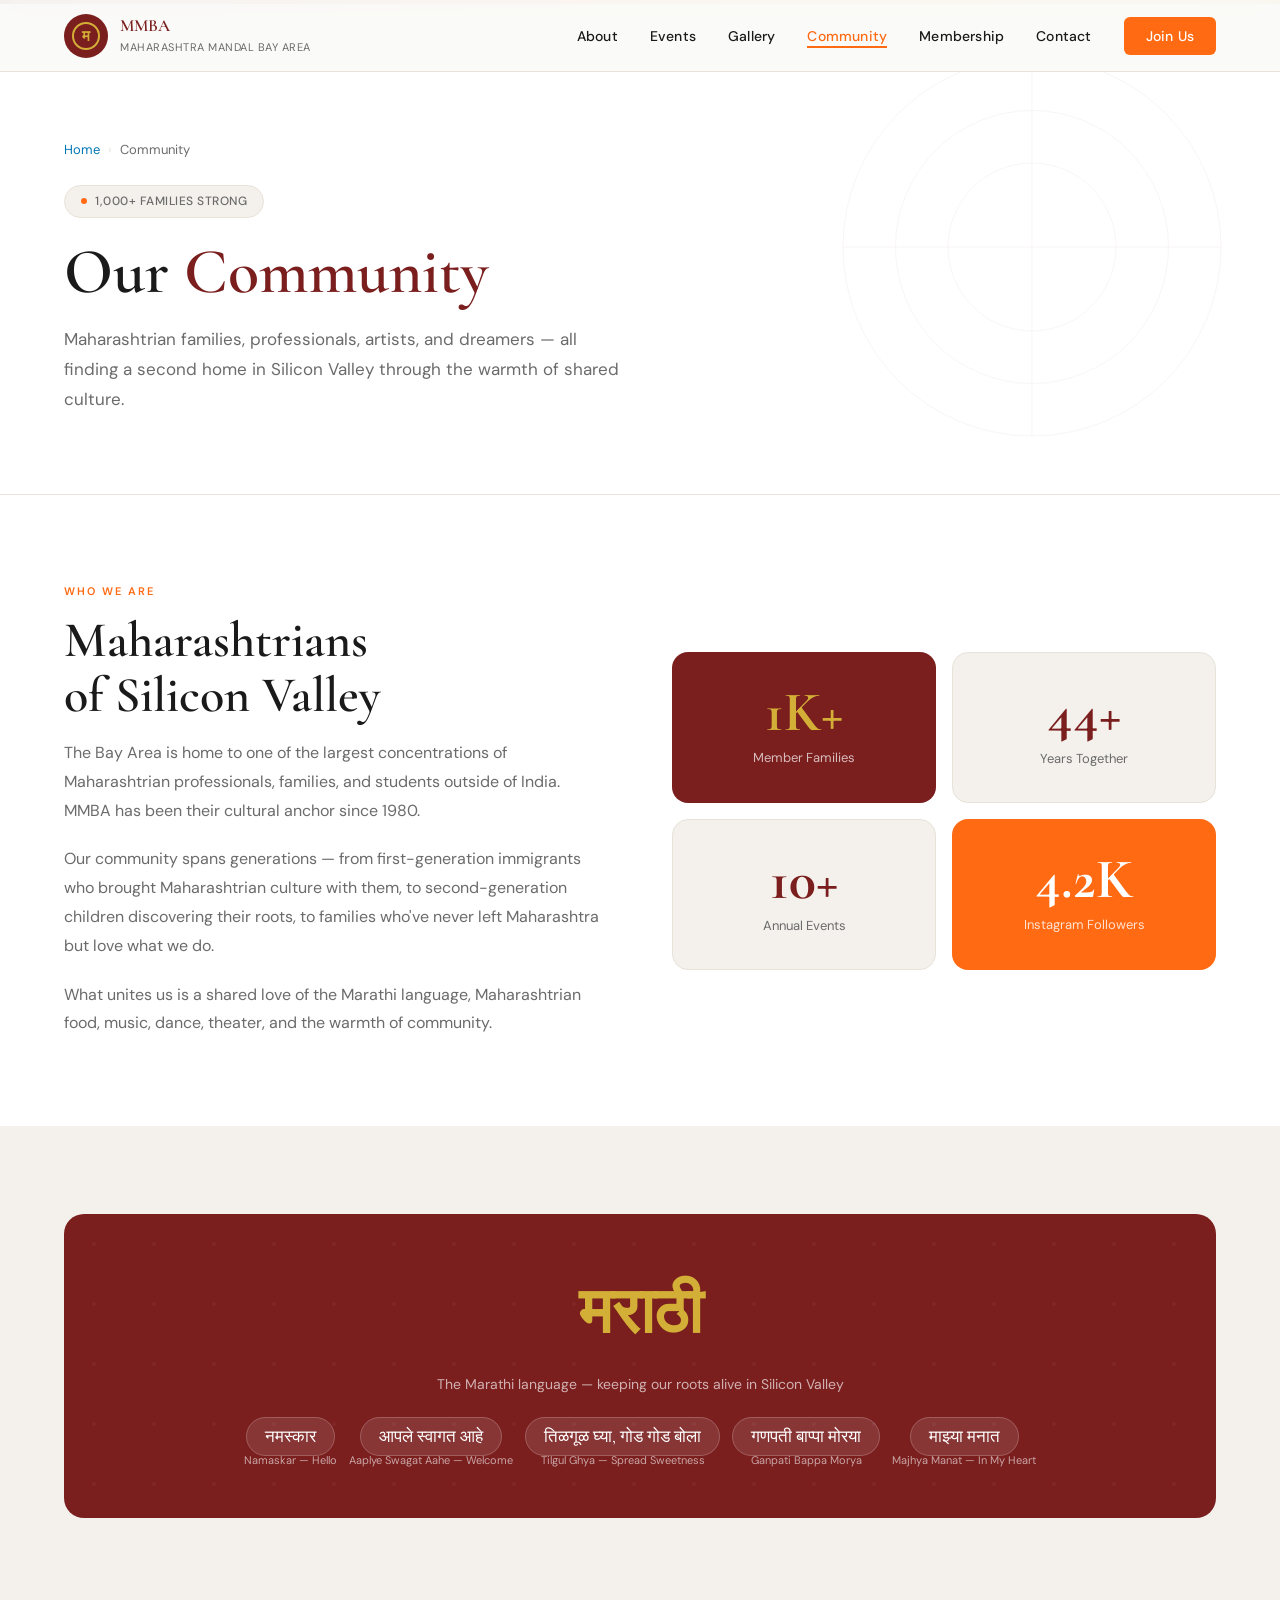
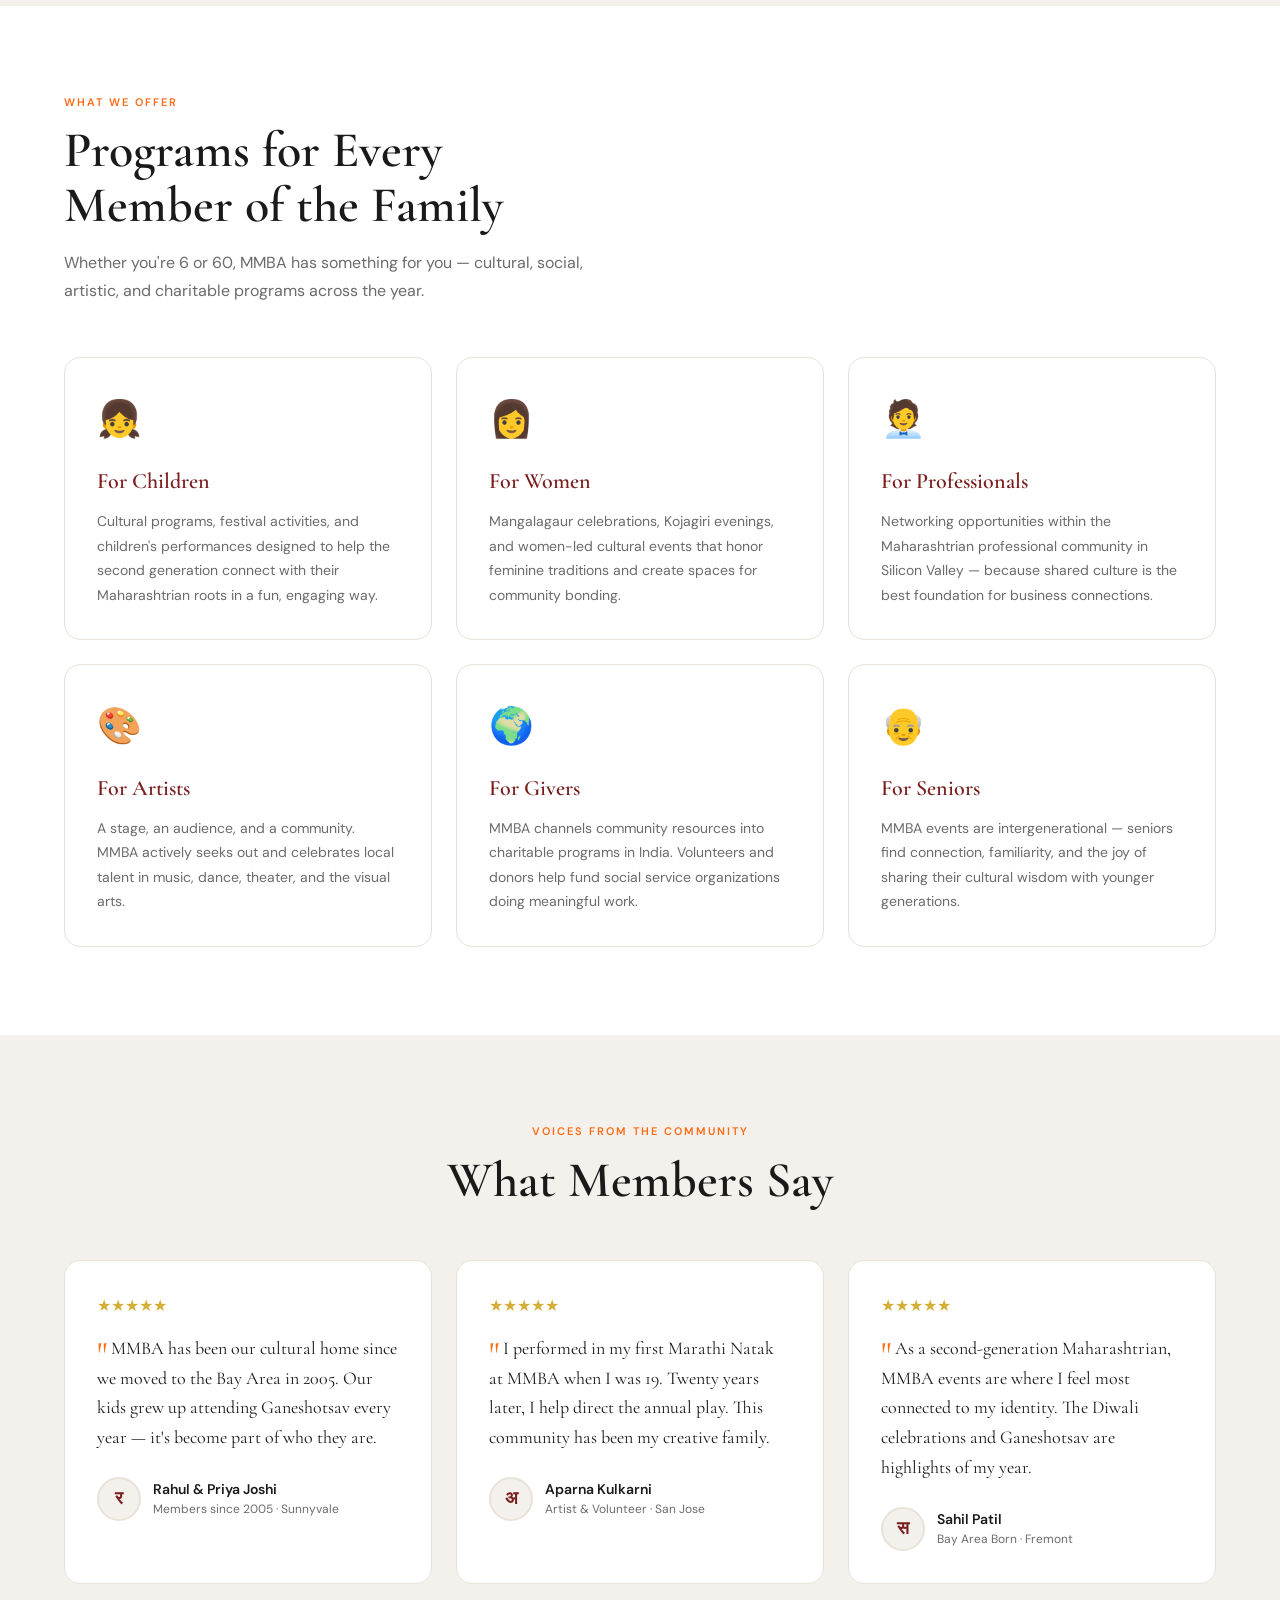
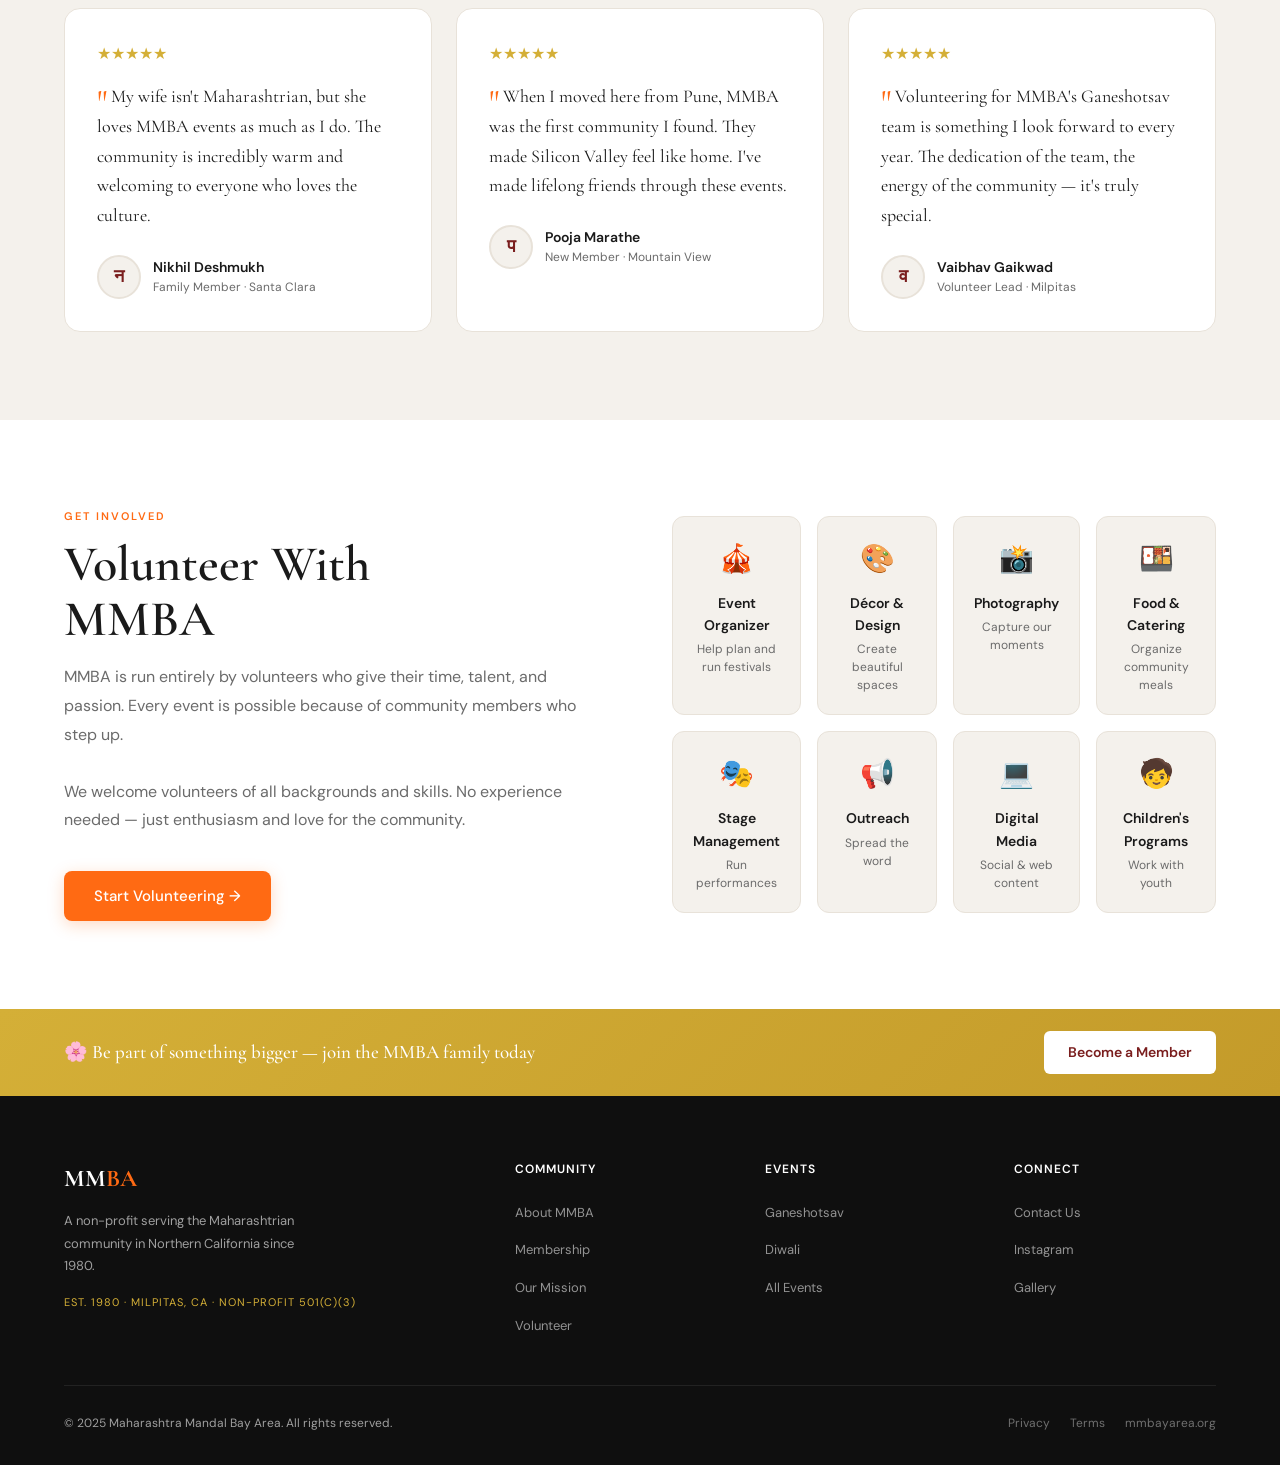
<file: community.html>
<!DOCTYPE html>
<html lang="en">
<head>
<meta charset="UTF-8">
<meta name="viewport" content="width=device-width, initial-scale=1.0">
<title>Community – MMBA Maharashtra Mandal Bay Area</title>
<meta name="description" content="Meet the MMBA community — Maharashtrian families thriving in Silicon Valley, united by culture, language, and tradition.">
<link rel="preconnect" href="https://fonts.googleapis.com">
<link href="https://fonts.googleapis.com/css2?family=Cormorant+Garamond:wght@400;500;600;700&family=DM+Sans:wght@300;400;500;600&display=swap" rel="stylesheet">
<link rel="stylesheet" href="css/global.css">
<style>
/* ── COMMUNITY INTRO ── */
.two-col { display: grid; grid-template-columns: 1fr 1fr; gap: 64px; align-items: center; }
.three-col { display: grid; grid-template-columns: repeat(3,1fr); gap: 24px; }

/* ── TESTIMONIALS ── */
.testimonial-grid { display: grid; grid-template-columns: repeat(3,1fr); gap: 24px; }
.testi-card {
  background: var(--white); border: 1px solid var(--border);
  border-radius: 16px; padding: 32px;
  transition: transform 0.2s, box-shadow 0.2s;
}
.testi-card:hover { transform: translateY(-4px); box-shadow: var(--shadow); }
.testi-stars { font-size: 16px; margin-bottom: 16px; color: var(--gold); }
.testi-quote {
  font-family: 'Cormorant Garamond',serif;
  font-size: 18px; color: var(--text); line-height: 1.65;
  margin-bottom: 24px;
}
.testi-quote::before { content: '"'; color: var(--kesari); font-size: 36px; line-height: 0; vertical-align: -12px; margin-right: 4px; }
.testi-author { display: flex; align-items: center; gap: 12px; }
.testi-avatar {
  width: 44px; height: 44px; border-radius: 50%;
  background: var(--bg2); border: 2px solid var(--border);
  display: flex; align-items: center; justify-content: center;
  font-family: 'Cormorant Garamond',serif; font-size: 18px;
  font-weight: 700; color: var(--maroon);
}
.testi-name { font-size: 14px; font-weight: 600; color: var(--text); }
.testi-detail { font-size: 12px; color: var(--muted); }

/* ── PROGRAMS ── */
.program-card {
  background: var(--white); border: 1px solid var(--border);
  border-radius: 16px; padding: 32px;
  transition: transform 0.2s, border-color 0.2s;
}
.program-card:hover { transform: translateY(-3px); border-color: var(--kesari); }
.program-icon { font-size: 36px; margin-bottom: 16px; display: block; }
.program-title { font-family: 'Cormorant Garamond',serif; font-size: 22px; font-weight: 600; color: var(--maroon); margin-bottom: 10px; }
.program-desc { font-size: 14px; color: var(--muted); line-height: 1.75; }

/* ── LANGUAGE BLOCK ── */
.language-block {
  background: var(--maroon); border-radius: 20px; padding: 48px;
  color: white; text-align: center;
  position: relative; overflow: hidden;
}
.language-block::before {
  content: ''; position: absolute; inset: 0;
  background-image: url("data:image/svg+xml,%3Csvg width='60' height='60' viewBox='0 0 60 60' xmlns='http://www.w3.org/2000/svg'%3E%3Ccircle cx='30' cy='30' r='2' fill='%23FFFFFF' fill-opacity='0.04'/%3E%3C/svg%3E");
}
.marathi-text {
  font-family: 'Cormorant Garamond',serif;
  font-size: 64px; font-weight: 700; color: var(--gold);
  margin-bottom: 8px; position: relative; z-index: 1;
}
.marathi-sub { font-size: 14px; opacity: 0.65; margin-bottom: 28px; position: relative; z-index: 1; }
.marathi-phrases { display: flex; flex-wrap: wrap; gap: 12px; justify-content: center; position: relative; z-index: 1; }
.phrase-tag {
  background: rgba(255,255,255,0.1); border: 1px solid rgba(255,255,255,0.2);
  border-radius: 100px; padding: 8px 18px;
  font-family: 'Cormorant Garamond',serif;
  font-size: 17px; color: white;
}
.phrase-meaning { font-size: 11px; opacity: 0.6; display: block; margin-top: 2px; text-align: center; }

/* ── VOLUNTEER ── */
.volunteer-roles { display: grid; grid-template-columns: repeat(4,1fr); gap: 16px; }
.role-card {
  background: var(--bg2); border: 1px solid var(--border);
  border-radius: 12px; padding: 20px; text-align: center;
  transition: border-color 0.2s, background 0.2s;
}
.role-card:hover { border-color: var(--kesari); background: var(--white); }
.role-icon { font-size: 28px; margin-bottom: 10px; display: block; }
.role-title { font-size: 14px; font-weight: 600; color: var(--text); margin-bottom: 4px; }
.role-desc { font-size: 12px; color: var(--muted); line-height: 1.5; }

@media (max-width: 900px) {
  .testimonial-grid { grid-template-columns: 1fr 1fr; }
  .three-col { grid-template-columns: 1fr 1fr; }
  .volunteer-roles { grid-template-columns: repeat(2,1fr); }
}
@media (max-width: 768px) {
  .two-col, .testimonial-grid { grid-template-columns: 1fr; }
  .volunteer-roles { grid-template-columns: 1fr 1fr; }
  .marathi-text { font-size: 44px; }
}
</style>
</head>
<body>

<nav id="navbar">
  <a href="index.html" class="nav-logo">
    <div class="logo-emblem"><span>म</span></div>
    <div class="logo-text"><span class="name">MMBA</span><span class="tagline">Maharashtra Mandal Bay Area</span></div>
  </a>
  <ul class="nav-links">
    <li><a href="about.html">About</a></li><li><a href="events.html">Events</a></li>
    <li><a href="gallery.html">Gallery</a></li><li><a href="community.html" class="active">Community</a></li>
    <li><a href="membership.html">Membership</a></li><li><a href="contact.html">Contact</a></li>
    <li><a href="membership.html" class="btn-nav-join">Join Us</a></li>
  </ul>
  <button class="nav-hamburger" id="hamburger"><span></span><span></span><span></span></button>
</nav>
<nav class="mobile-menu" id="mobile-menu">
  <a href="about.html">About</a><a href="events.html">Events</a><a href="gallery.html">Gallery</a>
  <a href="community.html">Community</a><a href="membership.html">Membership</a>
  <a href="contact.html">Contact</a><a href="membership.html" class="btn-nav-join">Join Us</a>
</nav>

<!-- HERO -->
<div class="page-hero motif-bg">
  <div class="accent-line"></div>
  <svg class="page-hero-motif" viewBox="0 0 400 400" xmlns="http://www.w3.org/2000/svg">
    <g fill="none" stroke="#7A1E1E" stroke-width="0.8"><circle cx="200" cy="200" r="180"/><circle cx="200" cy="200" r="130"/><circle cx="200" cy="200" r="80"/><line x1="200" y1="20" x2="200" y2="380"/><line x1="20" y1="200" x2="380" y2="200"/></g>
  </svg>
  <div class="breadcrumb"><a href="index.html">Home</a><span class="sep">›</span><span>Community</span></div>
  <div class="page-hero-badge"><span class="dot"></span>1,000+ Families Strong</div>
  <h1>Our <span class="accent">Community</span></h1>
  <p class="lead">Maharashtrian families, professionals, artists, and dreamers — all finding a second home in Silicon Valley through the warmth of shared culture.</p>
</div>

<!-- INTRO -->
<section style="background:var(--white)">
  <div class="two-col">
    <div class="fade-in">
      <span class="section-label">Who We Are</span>
      <h2 class="section-title">Maharashtrians<br>of Silicon Valley</h2>
      <p style="font-size:16px;color:var(--muted);line-height:1.8;margin-bottom:20px">The Bay Area is home to one of the largest concentrations of Maharashtrian professionals, families, and students outside of India. MMBA has been their cultural anchor since 1980.</p>
      <p style="font-size:16px;color:var(--muted);line-height:1.8;margin-bottom:20px">Our community spans generations — from first-generation immigrants who brought Maharashtrian culture with them, to second-generation children discovering their roots, to families who've never left Maharashtra but love what we do.</p>
      <p style="font-size:16px;color:var(--muted);line-height:1.8">What unites us is a shared love of the Marathi language, Maharashtrian food, music, dance, theater, and the warmth of community.</p>
    </div>
    <div class="fade-in">
      <div style="display:grid;grid-template-columns:1fr 1fr;gap:16px">
        <div style="background:var(--maroon);border-radius:16px;padding:32px;color:white;text-align:center">
          <div style="font-family:'Cormorant Garamond',serif;font-size:56px;font-weight:700;color:var(--gold);line-height:1">1K+</div>
          <div style="font-size:13px;opacity:0.7;margin-top:8px">Member Families</div>
        </div>
        <div style="background:var(--bg2);border-radius:16px;padding:32px;text-align:center;border:1px solid var(--border)">
          <div style="font-family:'Cormorant Garamond',serif;font-size:56px;font-weight:700;color:var(--maroon);line-height:1">44+</div>
          <div style="font-size:13px;color:var(--muted);margin-top:8px">Years Together</div>
        </div>
        <div style="background:var(--bg2);border-radius:16px;padding:32px;text-align:center;border:1px solid var(--border)">
          <div style="font-family:'Cormorant Garamond',serif;font-size:56px;font-weight:700;color:var(--maroon);line-height:1">10+</div>
          <div style="font-size:13px;color:var(--muted);margin-top:8px">Annual Events</div>
        </div>
        <div style="background:var(--kesari);border-radius:16px;padding:32px;color:white;text-align:center">
          <div style="font-family:'Cormorant Garamond',serif;font-size:56px;font-weight:700;line-height:1">4.2K</div>
          <div style="font-size:13px;opacity:0.8;margin-top:8px">Instagram Followers</div>
        </div>
      </div>
    </div>
  </div>
</section>

<!-- LANGUAGE BLOCK -->
<section style="background:var(--bg2)">
  <div class="language-block fade-in">
    <div class="marathi-text">मराठी</div>
    <div class="marathi-sub">The Marathi language — keeping our roots alive in Silicon Valley</div>
    <div class="marathi-phrases">
      <div><span class="phrase-tag">नमस्कार</span><span class="phrase-meaning">Namaskar — Hello</span></div>
      <div><span class="phrase-tag">आपले स्वागत आहे</span><span class="phrase-meaning">Aaplye Swagat Aahe — Welcome</span></div>
      <div><span class="phrase-tag">तिळगूळ घ्या, गोड गोड बोला</span><span class="phrase-meaning">Tilgul Ghya — Spread Sweetness</span></div>
      <div><span class="phrase-tag">गणपती बाप्पा मोरया</span><span class="phrase-meaning">Ganpati Bappa Morya</span></div>
      <div><span class="phrase-tag">माझ्या मनात</span><span class="phrase-meaning">Majhya Manat — In My Heart</span></div>
    </div>
  </div>
</section>

<!-- PROGRAMS FOR COMMUNITY -->
<section style="background:var(--white)">
  <div class="section-head fade-in">
    <span class="section-label">What We Offer</span>
    <h2 class="section-title">Programs for Every<br>Member of the Family</h2>
    <p class="section-sub">Whether you're 6 or 60, MMBA has something for you — cultural, social, artistic, and charitable programs across the year.</p>
  </div>
  <div class="three-col">
    <div class="program-card fade-in">
      <span class="program-icon">👧</span>
      <div class="program-title">For Children</div>
      <p class="program-desc">Cultural programs, festival activities, and children's performances designed to help the second generation connect with their Maharashtrian roots in a fun, engaging way.</p>
    </div>
    <div class="program-card fade-in">
      <span class="program-icon">👩</span>
      <div class="program-title">For Women</div>
      <p class="program-desc">Mangalagaur celebrations, Kojagiri evenings, and women-led cultural events that honor feminine traditions and create spaces for community bonding.</p>
    </div>
    <div class="program-card fade-in">
      <span class="program-icon">🧑‍💼</span>
      <div class="program-title">For Professionals</div>
      <p class="program-desc">Networking opportunities within the Maharashtrian professional community in Silicon Valley — because shared culture is the best foundation for business connections.</p>
    </div>
    <div class="program-card fade-in">
      <span class="program-icon">🎨</span>
      <div class="program-title">For Artists</div>
      <p class="program-desc">A stage, an audience, and a community. MMBA actively seeks out and celebrates local talent in music, dance, theater, and the visual arts.</p>
    </div>
    <div class="program-card fade-in">
      <span class="program-icon">🌍</span>
      <div class="program-title">For Givers</div>
      <p class="program-desc">MMBA channels community resources into charitable programs in India. Volunteers and donors help fund social service organizations doing meaningful work.</p>
    </div>
    <div class="program-card fade-in">
      <span class="program-icon">👴</span>
      <div class="program-title">For Seniors</div>
      <p class="program-desc">MMBA events are intergenerational — seniors find connection, familiarity, and the joy of sharing their cultural wisdom with younger generations.</p>
    </div>
  </div>
</section>

<!-- TESTIMONIALS -->
<section style="background:var(--bg2)">
  <div class="section-head fade-in centered">
    <span class="section-label">Voices from the Community</span>
    <h2 class="section-title">What Members Say</h2>
  </div>
  <div class="testimonial-grid">
    <div class="testi-card fade-in">
      <div class="testi-stars">★★★★★</div>
      <div class="testi-quote">MMBA has been our cultural home since we moved to the Bay Area in 2005. Our kids grew up attending Ganeshotsav every year — it's become part of who they are.</div>
      <div class="testi-author">
        <div class="testi-avatar">र</div>
        <div><div class="testi-name">Rahul & Priya Joshi</div><div class="testi-detail">Members since 2005 · Sunnyvale</div></div>
      </div>
    </div>
    <div class="testi-card fade-in">
      <div class="testi-stars">★★★★★</div>
      <div class="testi-quote">I performed in my first Marathi Natak at MMBA when I was 19. Twenty years later, I help direct the annual play. This community has been my creative family.</div>
      <div class="testi-author">
        <div class="testi-avatar">अ</div>
        <div><div class="testi-name">Aparna Kulkarni</div><div class="testi-detail">Artist & Volunteer · San Jose</div></div>
      </div>
    </div>
    <div class="testi-card fade-in">
      <div class="testi-stars">★★★★★</div>
      <div class="testi-quote">As a second-generation Maharashtrian, MMBA events are where I feel most connected to my identity. The Diwali celebrations and Ganeshotsav are highlights of my year.</div>
      <div class="testi-author">
        <div class="testi-avatar">स</div>
        <div><div class="testi-name">Sahil Patil</div><div class="testi-detail">Bay Area Born · Fremont</div></div>
      </div>
    </div>
    <div class="testi-card fade-in">
      <div class="testi-stars">★★★★★</div>
      <div class="testi-quote">My wife isn't Maharashtrian, but she loves MMBA events as much as I do. The community is incredibly warm and welcoming to everyone who loves the culture.</div>
      <div class="testi-author">
        <div class="testi-avatar">न</div>
        <div><div class="testi-name">Nikhil Deshmukh</div><div class="testi-detail">Family Member · Santa Clara</div></div>
      </div>
    </div>
    <div class="testi-card fade-in">
      <div class="testi-stars">★★★★★</div>
      <div class="testi-quote">When I moved here from Pune, MMBA was the first community I found. They made Silicon Valley feel like home. I've made lifelong friends through these events.</div>
      <div class="testi-author">
        <div class="testi-avatar">प</div>
        <div><div class="testi-name">Pooja Marathe</div><div class="testi-detail">New Member · Mountain View</div></div>
      </div>
    </div>
    <div class="testi-card fade-in">
      <div class="testi-stars">★★★★★</div>
      <div class="testi-quote">Volunteering for MMBA's Ganeshotsav team is something I look forward to every year. The dedication of the team, the energy of the community — it's truly special.</div>
      <div class="testi-author">
        <div class="testi-avatar">व</div>
        <div><div class="testi-name">Vaibhav Gaikwad</div><div class="testi-detail">Volunteer Lead · Milpitas</div></div>
      </div>
    </div>
  </div>
</section>

<!-- VOLUNTEER -->
<section style="background:var(--white)">
  <div class="two-col">
    <div class="fade-in">
      <span class="section-label">Get Involved</span>
      <h2 class="section-title">Volunteer With<br>MMBA</h2>
      <p style="font-size:16px;color:var(--muted);line-height:1.8;margin-bottom:28px">MMBA is run entirely by volunteers who give their time, talent, and passion. Every event is possible because of community members who step up.</p>
      <p style="font-size:16px;color:var(--muted);line-height:1.8;margin-bottom:36px">We welcome volunteers of all backgrounds and skills. No experience needed — just enthusiasm and love for the community.</p>
      <a href="contact.html" class="btn-primary">Start Volunteering →</a>
    </div>
    <div class="fade-in">
      <div class="volunteer-roles">
        <div class="role-card"><span class="role-icon">🎪</span><div class="role-title">Event Organizer</div><div class="role-desc">Help plan and run festivals</div></div>
        <div class="role-card"><span class="role-icon">🎨</span><div class="role-title">Décor & Design</div><div class="role-desc">Create beautiful spaces</div></div>
        <div class="role-card"><span class="role-icon">📸</span><div class="role-title">Photography</div><div class="role-desc">Capture our moments</div></div>
        <div class="role-card"><span class="role-icon">🍱</span><div class="role-title">Food & Catering</div><div class="role-desc">Organize community meals</div></div>
        <div class="role-card"><span class="role-icon">🎭</span><div class="role-title">Stage Management</div><div class="role-desc">Run performances</div></div>
        <div class="role-card"><span class="role-icon">📢</span><div class="role-title">Outreach</div><div class="role-desc">Spread the word</div></div>
        <div class="role-card"><span class="role-icon">💻</span><div class="role-title">Digital Media</div><div class="role-desc">Social & web content</div></div>
        <div class="role-card"><span class="role-icon">🧒</span><div class="role-title">Children's Programs</div><div class="role-desc">Work with youth</div></div>
      </div>
    </div>
  </div>
</section>

<!-- GOLD BANNER -->
<div class="gold-banner">
  <p>🌸 Be part of something bigger — join the MMBA family today</p>
  <a href="membership.html">Become a Member</a>
</div>

<!-- FOOTER -->
<footer>
  <div class="footer-grid">
    <div class="footer-brand"><div class="logo-mark">MM<span>BA</span></div><p>A non-profit serving the Maharashtrian community in Northern California since 1980.</p><div class="est">Est. 1980 · Milpitas, CA · Non-Profit 501(c)(3)</div></div>
    <div class="footer-col"><h4>Community</h4><ul><li><a href="about.html">About MMBA</a></li><li><a href="membership.html">Membership</a></li><li><a href="community.html">Our Mission</a></li><li><a href="contact.html">Volunteer</a></li></ul></div>
    <div class="footer-col"><h4>Events</h4><ul><li><a href="events.html">Ganeshotsav</a></li><li><a href="events.html">Diwali</a></li><li><a href="events.html">All Events</a></li></ul></div>
    <div class="footer-col"><h4>Connect</h4><ul><li><a href="contact.html">Contact Us</a></li><li><a href="https://instagram.com/mmbayarea" target="_blank">Instagram</a></li><li><a href="gallery.html">Gallery</a></li></ul></div>
  </div>
  <div class="footer-bottom"><span>© 2025 Maharashtra Mandal Bay Area. All rights reserved.</span><div class="footer-links"><a href="#">Privacy</a><a href="#">Terms</a><a href="https://mmbayarea.org" target="_blank">mmbayarea.org</a></div></div>
</footer>
<script src="js/main.js"></script>
</body>
</html>
</file>
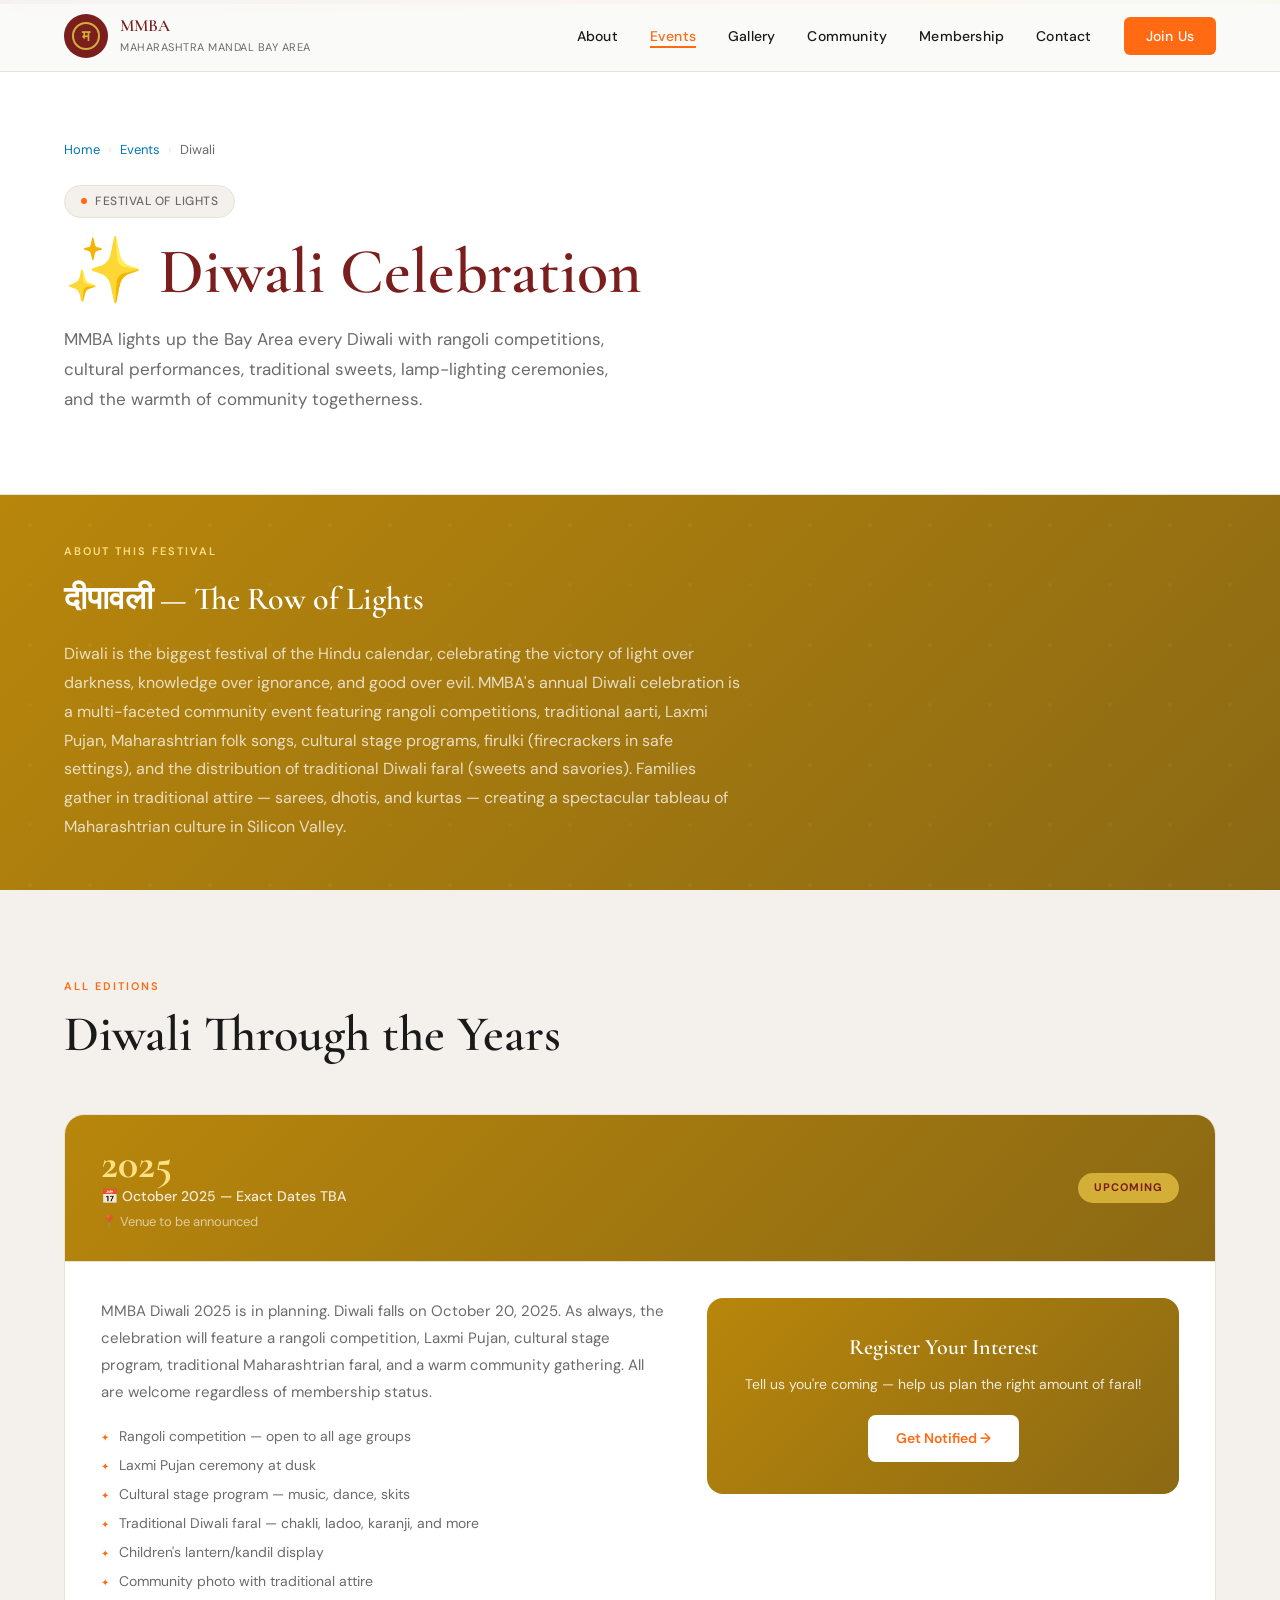
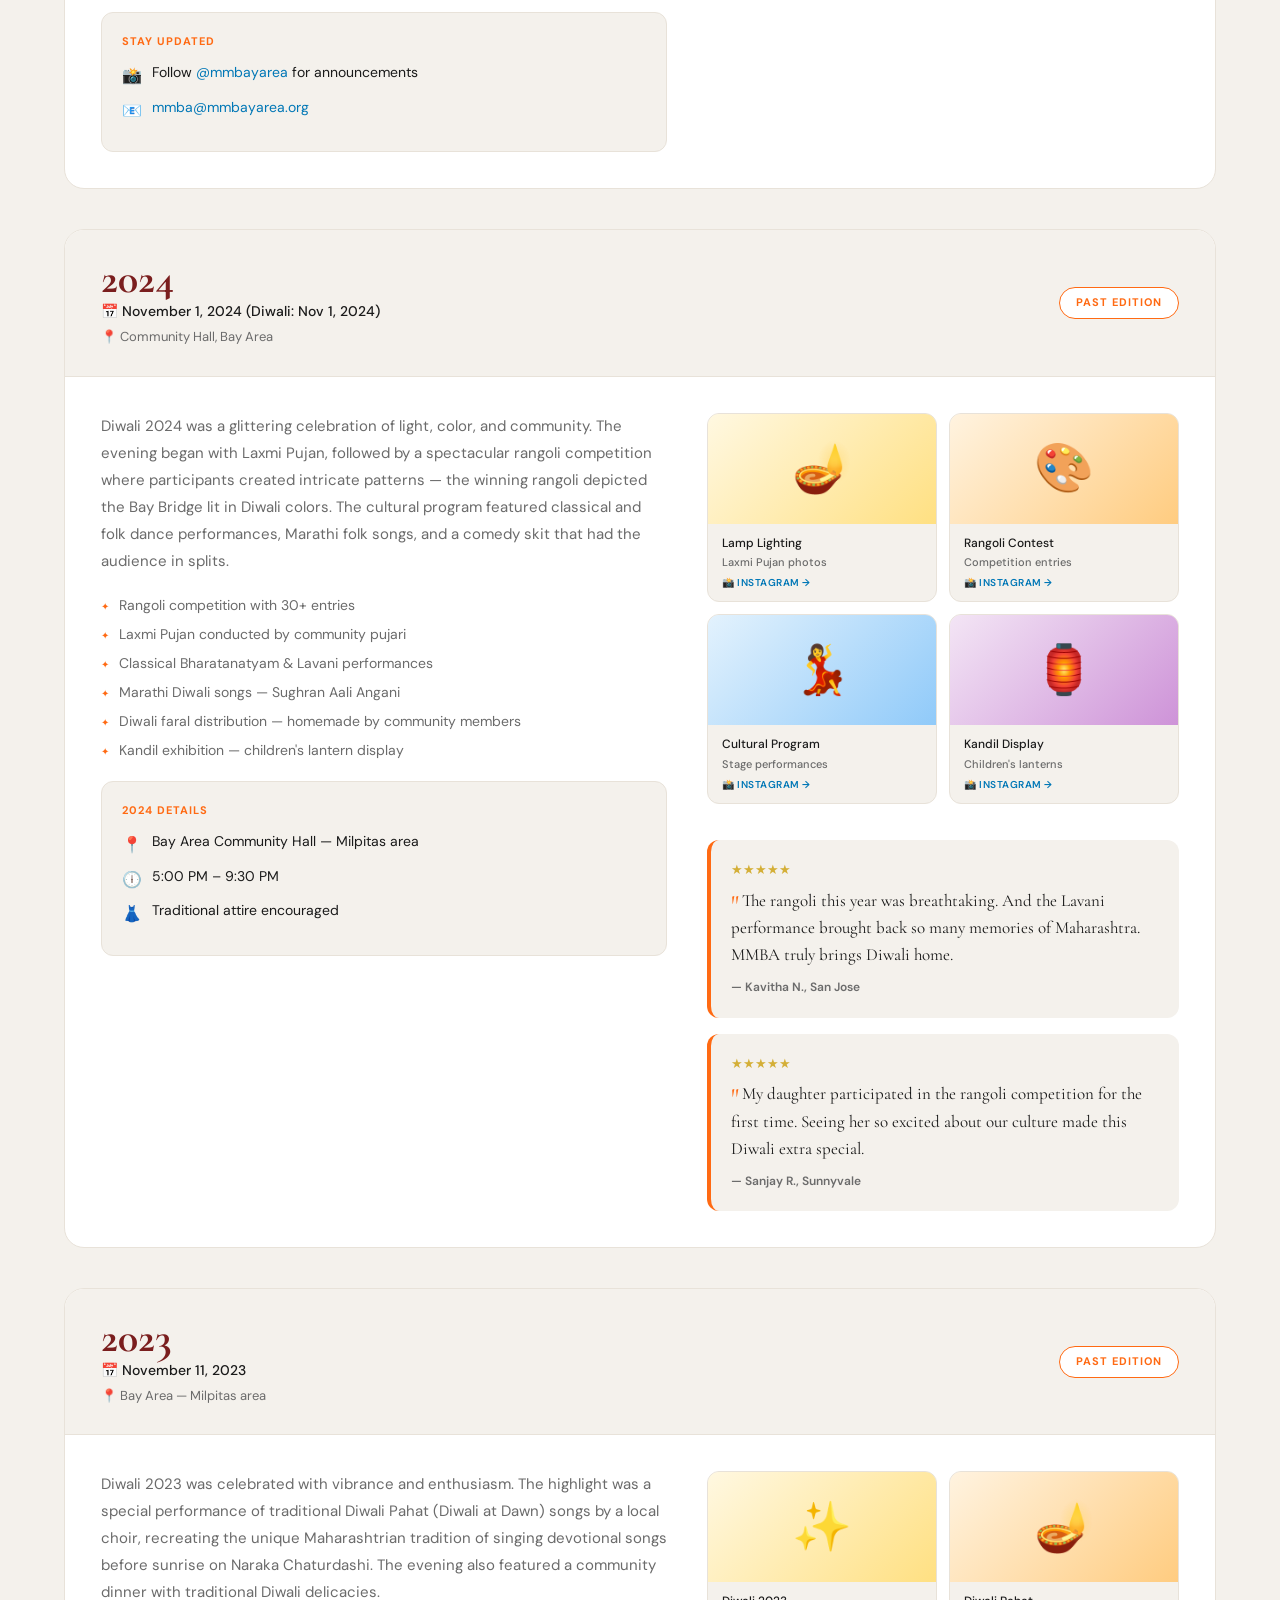
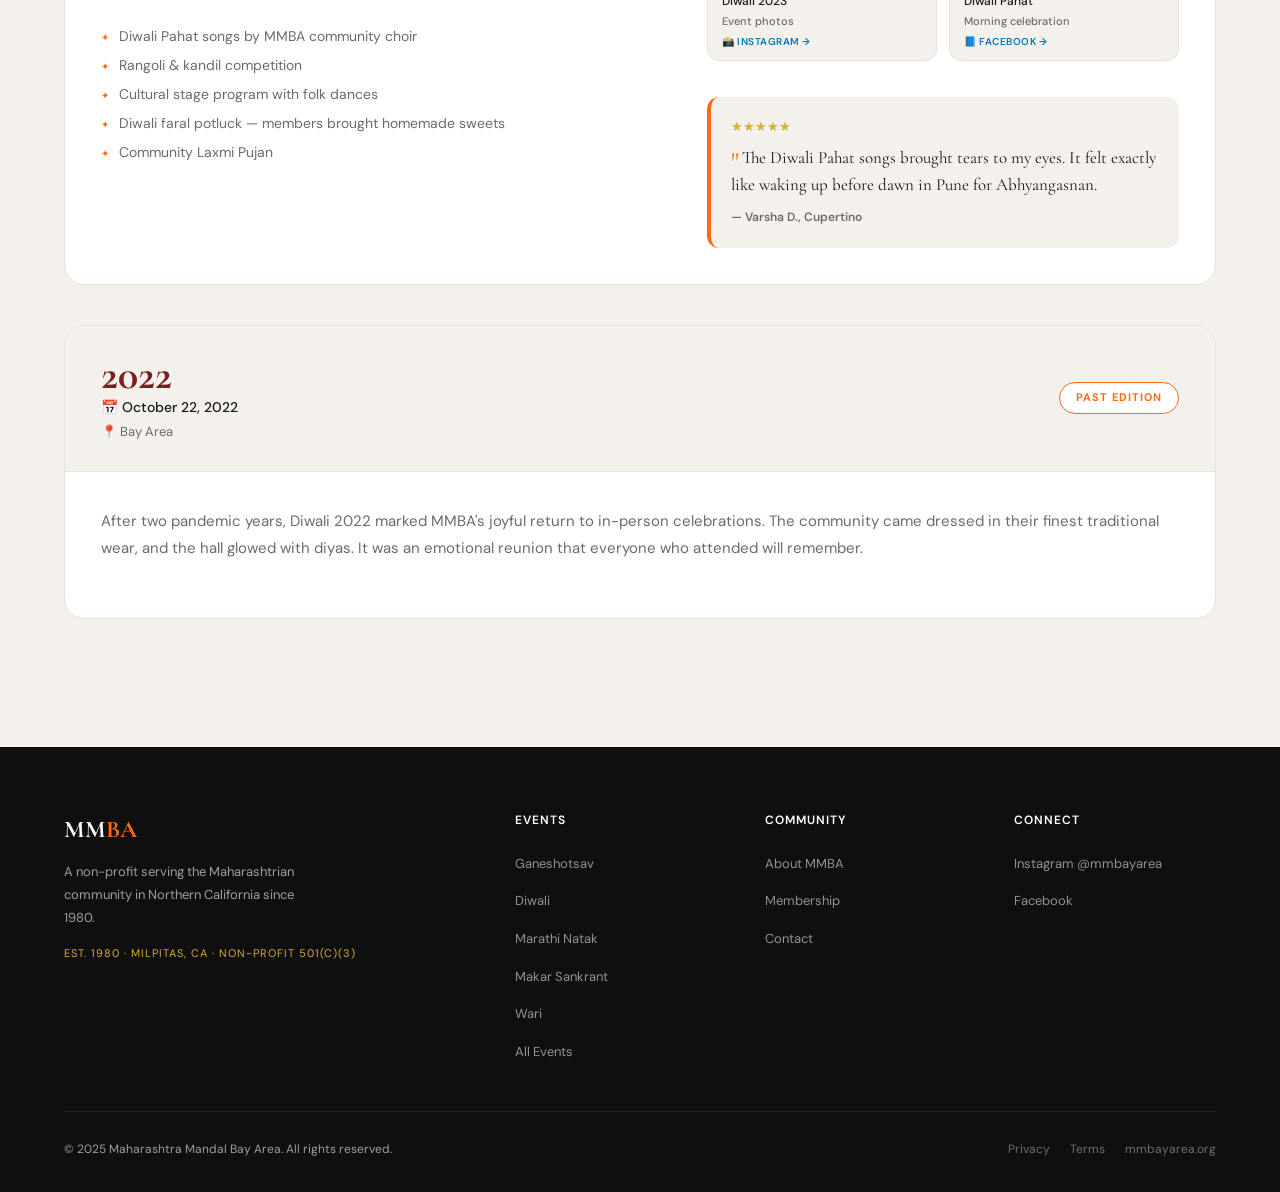
<file: event-diwali.html>
<!DOCTYPE html>
<html lang="en">
<head>
<meta charset="UTF-8">
<meta name="viewport" content="width=device-width, initial-scale=1.0">
<title>Diwali Celebration – MMBA Maharashtra Mandal Bay Area</title>
<meta name="description" content="MMBA Diwali Celebration — bringing the Festival of Lights to Silicon Valley every year. Rangoli, performances, sweets, and community joy.">
<link rel="preconnect" href="https://fonts.googleapis.com">
<link href="https://fonts.googleapis.com/css2?family=Cormorant+Garamond:wght@400;500;600;700&family=DM+Sans:wght@300;400;500;600&display=swap" rel="stylesheet">
<link rel="stylesheet" href="css/global.css">
<link rel="stylesheet" href="css/event-page.css">
</head>
<body>

<nav id="navbar">
  <a href="index.html" class="nav-logo">
    <div class="logo-emblem"><span>म</span></div>
    <div class="logo-text"><span class="name">MMBA</span><span class="tagline">Maharashtra Mandal Bay Area</span></div>
  </a>
  <ul class="nav-links">
    <li><a href="about.html">About</a></li><li><a href="events.html" class="active">Events</a></li>
    <li><a href="gallery.html">Gallery</a></li><li><a href="community.html">Community</a></li>
    <li><a href="membership.html">Membership</a></li><li><a href="contact.html">Contact</a></li>
    <li><a href="membership.html" class="btn-nav-join">Join Us</a></li>
  </ul>
  <button class="nav-hamburger" id="hamburger"><span></span><span></span><span></span></button>
</nav>
<nav class="mobile-menu" id="mobile-menu">
  <a href="about.html">About</a><a href="events.html">Events</a><a href="gallery.html">Gallery</a>
  <a href="community.html">Community</a><a href="membership.html">Membership</a>
  <a href="contact.html">Contact</a><a href="membership.html" class="btn-nav-join">Join Us</a>
</nav>

<div class="page-hero motif-bg">
  <div class="accent-line"></div>
  <div class="breadcrumb"><a href="index.html">Home</a><span class="sep">›</span><a href="events.html">Events</a><span class="sep">›</span><span>Diwali</span></div>
  <div class="page-hero-badge"><span class="dot"></span>Festival of Lights</div>
  <h1>✨ <span class="accent">Diwali Celebration</span></h1>
  <p class="lead">MMBA lights up the Bay Area every Diwali with rangoli competitions, cultural performances, traditional sweets, lamp-lighting ceremonies, and the warmth of community togetherness.</p>
</div>

<div class="event-intro" style="background:linear-gradient(135deg,#B8860B 0%,#8B6914 100%)">
  <div class="event-intro-inner">
    <span class="section-label" style="color:#FFE082">About This Festival</span>
    <h2 style="font-family:'Cormorant Garamond',serif;font-size:32px;font-weight:600;color:white">दीपावली — The Row of Lights</h2>
    <p>Diwali is the biggest festival of the Hindu calendar, celebrating the victory of light over darkness, knowledge over ignorance, and good over evil. MMBA's annual Diwali celebration is a multi-faceted community event featuring rangoli competitions, traditional aarti, Laxmi Pujan, Maharashtrian folk songs, cultural stage programs, firulki (firecrackers in safe settings), and the distribution of traditional Diwali faral (sweets and savories). Families gather in traditional attire — sarees, dhotis, and kurtas — creating a spectacular tableau of Maharashtrian culture in Silicon Valley.</p>
  </div>
</div>

<section style="background:var(--bg2)">
  <div class="section-head fade-in">
    <span class="section-label">All Editions</span>
    <h2 class="section-title">Diwali Through the Years</h2>
  </div>

  <!-- 2025 -->
  <div class="edition fade-in">
    <div class="edition-header upcoming" style="background:linear-gradient(135deg,#B8860B,#8B6914)">
      <div>
        <div class="edition-year" style="color:#FFE082">2025</div>
        <div class="edition-meta">
          <div class="edition-dates" style="color:rgba(255,255,255,0.85)">📅 October 2025 — Exact Dates TBA</div>
          <div class="edition-venue" style="color:rgba(255,255,255,0.6)">📍 Venue to be announced</div>
        </div>
      </div>
      <span class="edition-badge badge-upcoming">Upcoming</span>
    </div>
    <div class="edition-body">
      <div class="edition-grid">
        <div>
          <p class="edition-desc">MMBA Diwali 2025 is in planning. Diwali falls on October 20, 2025. As always, the celebration will feature a rangoli competition, Laxmi Pujan, cultural stage program, traditional Maharashtrian faral, and a warm community gathering. All are welcome regardless of membership status.</p>
          <ul class="highlights">
            <li>Rangoli competition — open to all age groups</li>
            <li>Laxmi Pujan ceremony at dusk</li>
            <li>Cultural stage program — music, dance, skits</li>
            <li>Traditional Diwali faral — chakli, ladoo, karanji, and more</li>
            <li>Children's lantern/kandil display</li>
            <li>Community photo with traditional attire</li>
          </ul>
          <div class="venue-box">
            <h5>Stay Updated</h5>
            <div class="venue-row"><span class="venue-icon">📸</span><span class="venue-text">Follow <a href="https://instagram.com/mmbayarea" target="_blank">@mmbayarea</a> for announcements</span></div>
            <div class="venue-row"><span class="venue-icon">📧</span><span class="venue-text"><a href="mailto:mmba@mmbayarea.org">mmba@mmbayarea.org</a></span></div>
          </div>
        </div>
        <div class="side-info">
          <div class="register-cta" style="background:linear-gradient(135deg,#B8860B,#8B6914)">
            <h4>Register Your Interest</h4>
            <p>Tell us you're coming — help us plan the right amount of faral!</p>
            <a href="contact.html">Get Notified →</a>
          </div>
        </div>
      </div>
    </div>
  </div>

  <!-- 2024 -->
  <div class="edition fade-in">
    <div class="edition-header">
      <div>
        <div class="edition-year">2024</div>
        <div class="edition-meta">
          <div class="edition-dates">📅 November 1, 2024 (Diwali: Nov 1, 2024)</div>
          <div class="edition-venue">📍 Community Hall, Bay Area</div>
        </div>
      </div>
      <span class="edition-badge badge-past">Past Edition</span>
    </div>
    <div class="edition-body">
      <div class="edition-grid">
        <div>
          <p class="edition-desc">Diwali 2024 was a glittering celebration of light, color, and community. The evening began with Laxmi Pujan, followed by a spectacular rangoli competition where participants created intricate patterns — the winning rangoli depicted the Bay Bridge lit in Diwali colors. The cultural program featured classical and folk dance performances, Marathi folk songs, and a comedy skit that had the audience in splits.</p>
          <ul class="highlights">
            <li>Rangoli competition with 30+ entries</li>
            <li>Laxmi Pujan conducted by community pujari</li>
            <li>Classical Bharatanatyam & Lavani performances</li>
            <li>Marathi Diwali songs — Sughran Aali Angani</li>
            <li>Diwali faral distribution — homemade by community members</li>
            <li>Kandil exhibition — children's lantern display</li>
          </ul>
          <div class="venue-box">
            <h5>2024 Details</h5>
            <div class="venue-row"><span class="venue-icon">📍</span><span class="venue-text">Bay Area Community Hall — Milpitas area</span></div>
            <div class="venue-row"><span class="venue-icon">🕕</span><span class="venue-text">5:00 PM – 9:30 PM</span></div>
            <div class="venue-row"><span class="venue-icon">👗</span><span class="venue-text">Traditional attire encouraged</span></div>
          </div>
        </div>
        <div class="side-info">
          <div class="photo-links">
            <a href="https://www.instagram.com/mmbayarea/" target="_blank" class="photo-link">
              <div class="photo-thumb g2">🪔</div>
              <div class="photo-link-label">Lamp Lighting<div class="photo-link-sub">Laxmi Pujan photos</div><span class="photo-link-ext">📸 Instagram →</span></div>
            </a>
            <a href="https://www.instagram.com/mmbayarea/" target="_blank" class="photo-link">
              <div class="photo-thumb g1">🎨</div>
              <div class="photo-link-label">Rangoli Contest<div class="photo-link-sub">Competition entries</div><span class="photo-link-ext">📸 Instagram →</span></div>
            </a>
            <a href="https://www.instagram.com/mmbayarea/" target="_blank" class="photo-link">
              <div class="photo-thumb g5">💃</div>
              <div class="photo-link-label">Cultural Program<div class="photo-link-sub">Stage performances</div><span class="photo-link-ext">📸 Instagram →</span></div>
            </a>
            <a href="https://www.instagram.com/mmbayarea/" target="_blank" class="photo-link">
              <div class="photo-thumb g4">🏮</div>
              <div class="photo-link-label">Kandil Display<div class="photo-link-sub">Children's lanterns</div><span class="photo-link-ext">📸 Instagram →</span></div>
            </a>
          </div>
          <div class="feedback-list" style="margin-top:16px">
            <div class="feedback-item">
              <div class="feedback-stars">★★★★★</div>
              <div class="feedback-text">The rangoli this year was breathtaking. And the Lavani performance brought back so many memories of Maharashtra. MMBA truly brings Diwali home.</div>
              <div class="feedback-author">— Kavitha N., San Jose</div>
            </div>
            <div class="feedback-item">
              <div class="feedback-stars">★★★★★</div>
              <div class="feedback-text">My daughter participated in the rangoli competition for the first time. Seeing her so excited about our culture made this Diwali extra special.</div>
              <div class="feedback-author">— Sanjay R., Sunnyvale</div>
            </div>
          </div>
        </div>
      </div>
    </div>
  </div>

  <!-- 2023 -->
  <div class="edition fade-in">
    <div class="edition-header">
      <div>
        <div class="edition-year">2023</div>
        <div class="edition-meta">
          <div class="edition-dates">📅 November 11, 2023</div>
          <div class="edition-venue">📍 Bay Area — Milpitas area</div>
        </div>
      </div>
      <span class="edition-badge badge-past">Past Edition</span>
    </div>
    <div class="edition-body">
      <div class="edition-grid">
        <div>
          <p class="edition-desc">Diwali 2023 was celebrated with vibrance and enthusiasm. The highlight was a special performance of traditional Diwali Pahat (Diwali at Dawn) songs by a local choir, recreating the unique Maharashtrian tradition of singing devotional songs before sunrise on Naraka Chaturdashi. The evening also featured a community dinner with traditional Diwali delicacies.</p>
          <ul class="highlights">
            <li>Diwali Pahat songs by MMBA community choir</li>
            <li>Rangoli & kandil competition</li>
            <li>Cultural stage program with folk dances</li>
            <li>Diwali faral potluck — members brought homemade sweets</li>
            <li>Community Laxmi Pujan</li>
          </ul>
        </div>
        <div class="side-info">
          <div class="photo-links">
            <a href="https://www.instagram.com/mmbayarea/" target="_blank" class="photo-link">
              <div class="photo-thumb g2">✨</div>
              <div class="photo-link-label">Diwali 2023<div class="photo-link-sub">Event photos</div><span class="photo-link-ext">📸 Instagram →</span></div>
            </a>
            <a href="https://www.facebook.com/mmbayarea/" target="_blank" class="photo-link">
              <div class="photo-thumb g1">🪔</div>
              <div class="photo-link-label">Diwali Pahat<div class="photo-link-sub">Morning celebration</div><span class="photo-link-ext">📘 Facebook →</span></div>
            </a>
          </div>
          <div class="feedback-list" style="margin-top:16px">
            <div class="feedback-item">
              <div class="feedback-stars">★★★★★</div>
              <div class="feedback-text">The Diwali Pahat songs brought tears to my eyes. It felt exactly like waking up before dawn in Pune for Abhyangasnan.</div>
              <div class="feedback-author">— Varsha D., Cupertino</div>
            </div>
          </div>
        </div>
      </div>
    </div>
  </div>

  <!-- 2022 -->
  <div class="edition fade-in">
    <div class="edition-header">
      <div>
        <div class="edition-year">2022</div>
        <div class="edition-meta">
          <div class="edition-dates">📅 October 22, 2022</div>
          <div class="edition-venue">📍 Bay Area</div>
        </div>
      </div>
      <span class="edition-badge badge-past">Past Edition</span>
    </div>
    <div class="edition-body">
      <p class="edition-desc">After two pandemic years, Diwali 2022 marked MMBA's joyful return to in-person celebrations. The community came dressed in their finest traditional wear, and the hall glowed with diyas. It was an emotional reunion that everyone who attended will remember.</p>
    </div>
  </div>

</section>

<footer>
  <div class="footer-grid">
    <div class="footer-brand"><div class="logo-mark">MM<span>BA</span></div><p>A non-profit serving the Maharashtrian community in Northern California since 1980.</p><div class="est">Est. 1980 · Milpitas, CA · Non-Profit 501(c)(3)</div></div>
    <div class="footer-col"><h4>Events</h4><ul><li><a href="event-ganeshotsav.html">Ganeshotsav</a></li><li><a href="event-diwali.html">Diwali</a></li><li><a href="event-natak.html">Marathi Natak</a></li><li><a href="event-makar-sankrant.html">Makar Sankrant</a></li><li><a href="event-wari.html">Wari</a></li><li><a href="events.html">All Events</a></li></ul></div>
    <div class="footer-col"><h4>Community</h4><ul><li><a href="about.html">About MMBA</a></li><li><a href="membership.html">Membership</a></li><li><a href="contact.html">Contact</a></li></ul></div>
    <div class="footer-col"><h4>Connect</h4><ul><li><a href="https://instagram.com/mmbayarea" target="_blank">Instagram @mmbayarea</a></li><li><a href="https://facebook.com/mmbayarea" target="_blank">Facebook</a></li></ul></div>
  </div>
  <div class="footer-bottom"><span>© 2025 Maharashtra Mandal Bay Area. All rights reserved.</span><div class="footer-links"><a href="#">Privacy</a><a href="#">Terms</a><a href="https://mmbayarea.org" target="_blank">mmbayarea.org</a></div></div>
</footer>
<script src="js/main.js"></script>
</body>
</html>
</file>
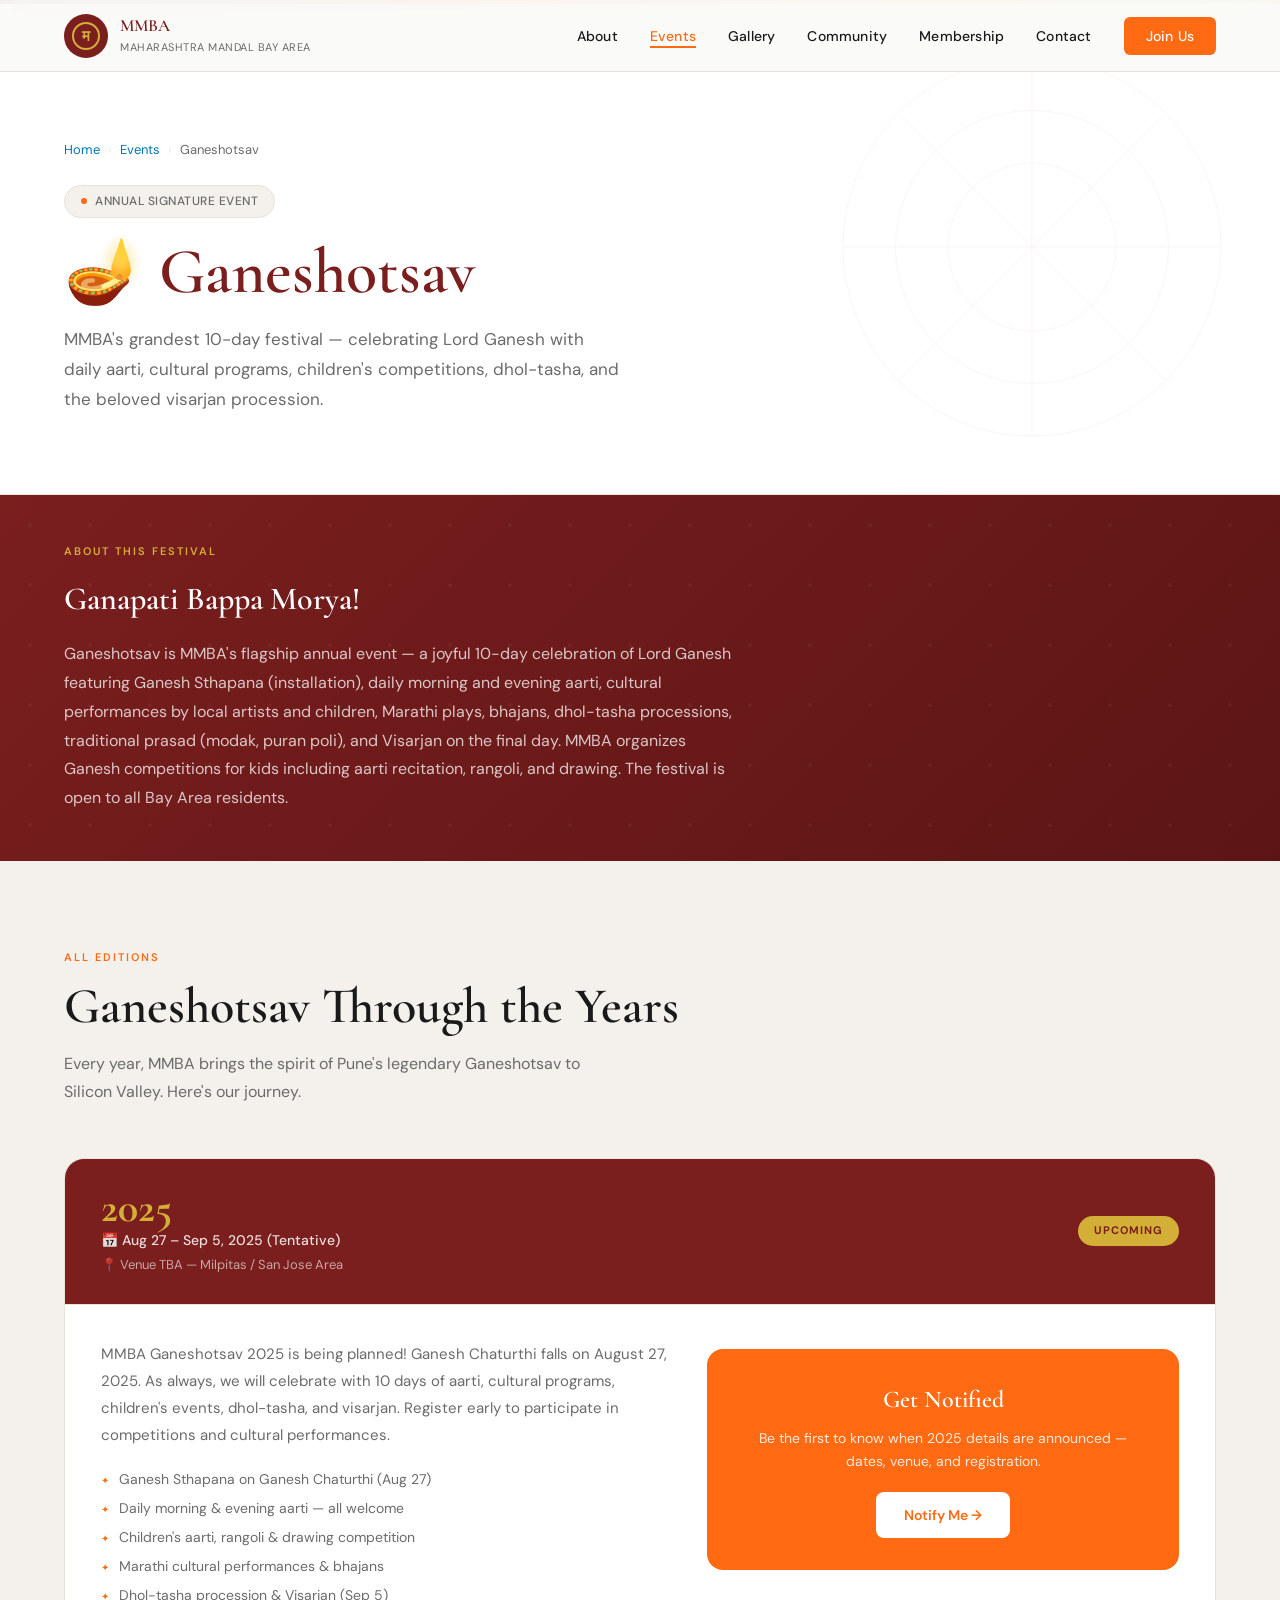
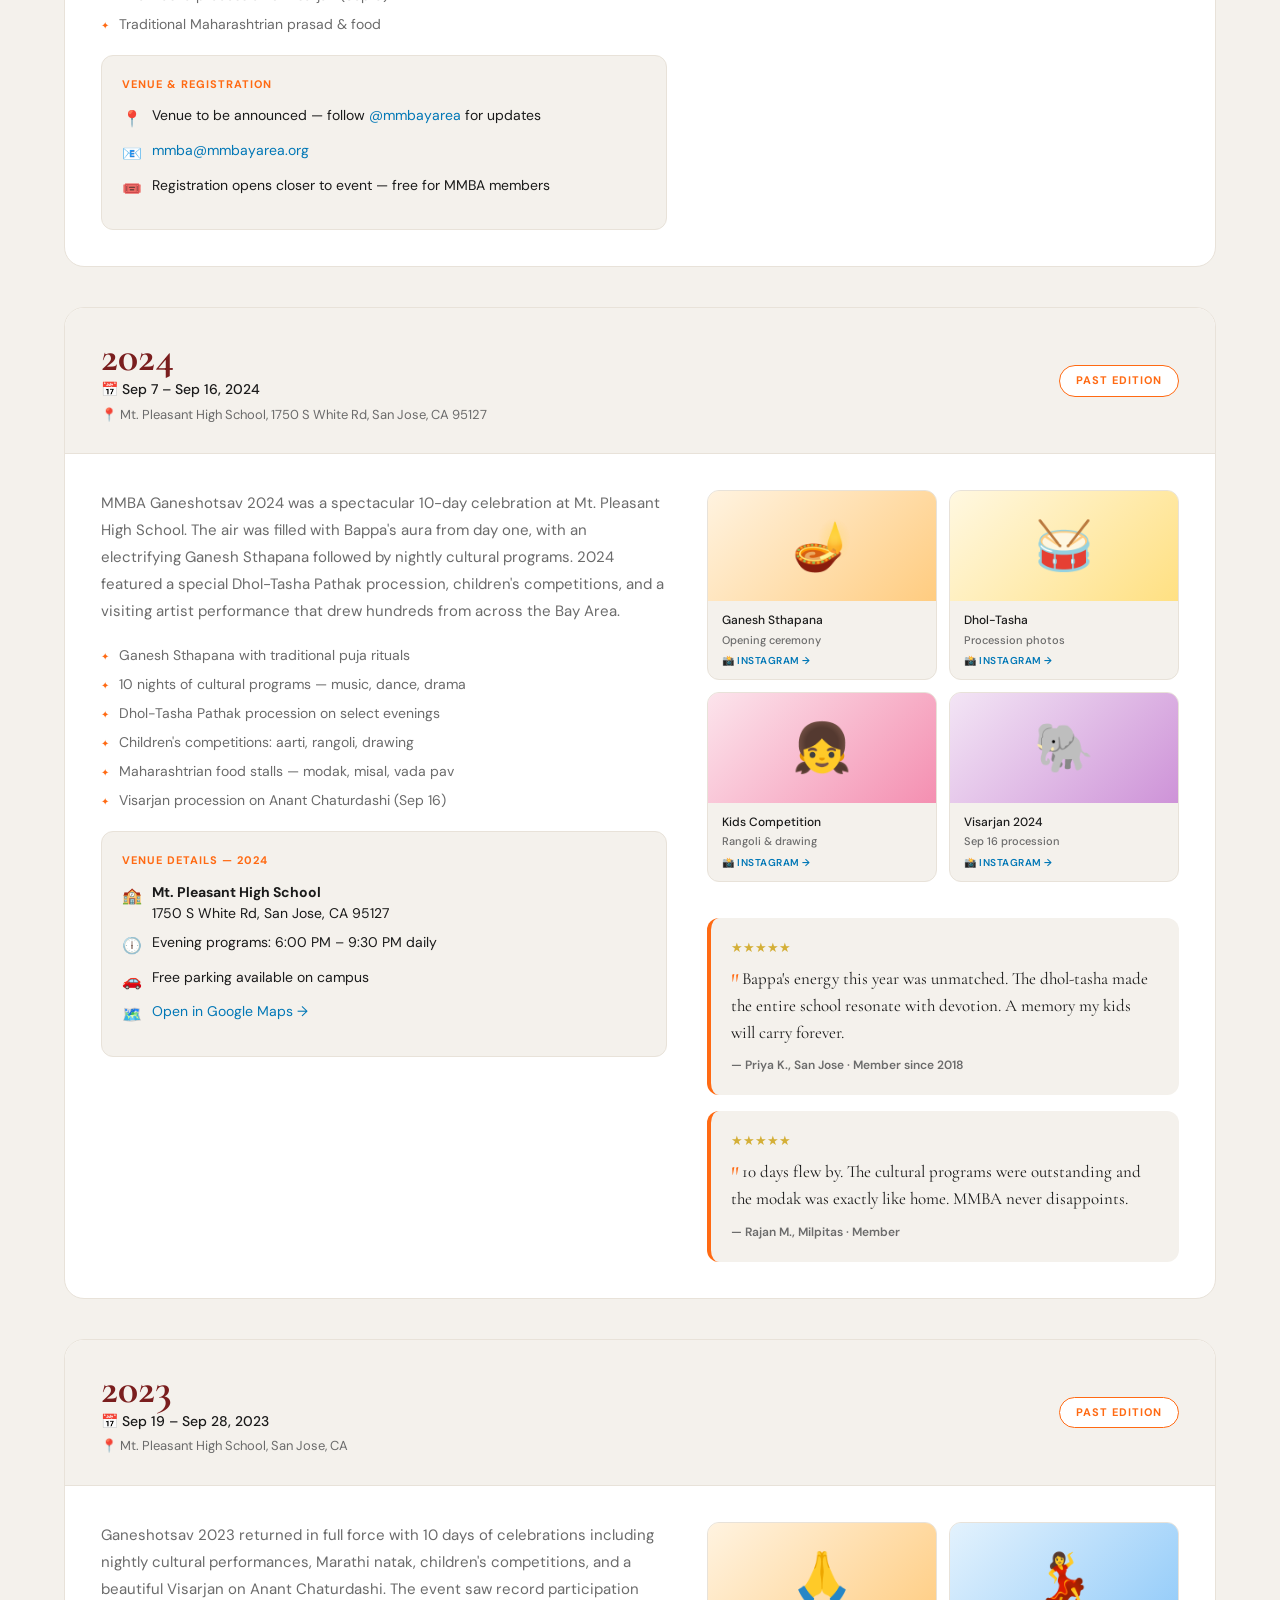
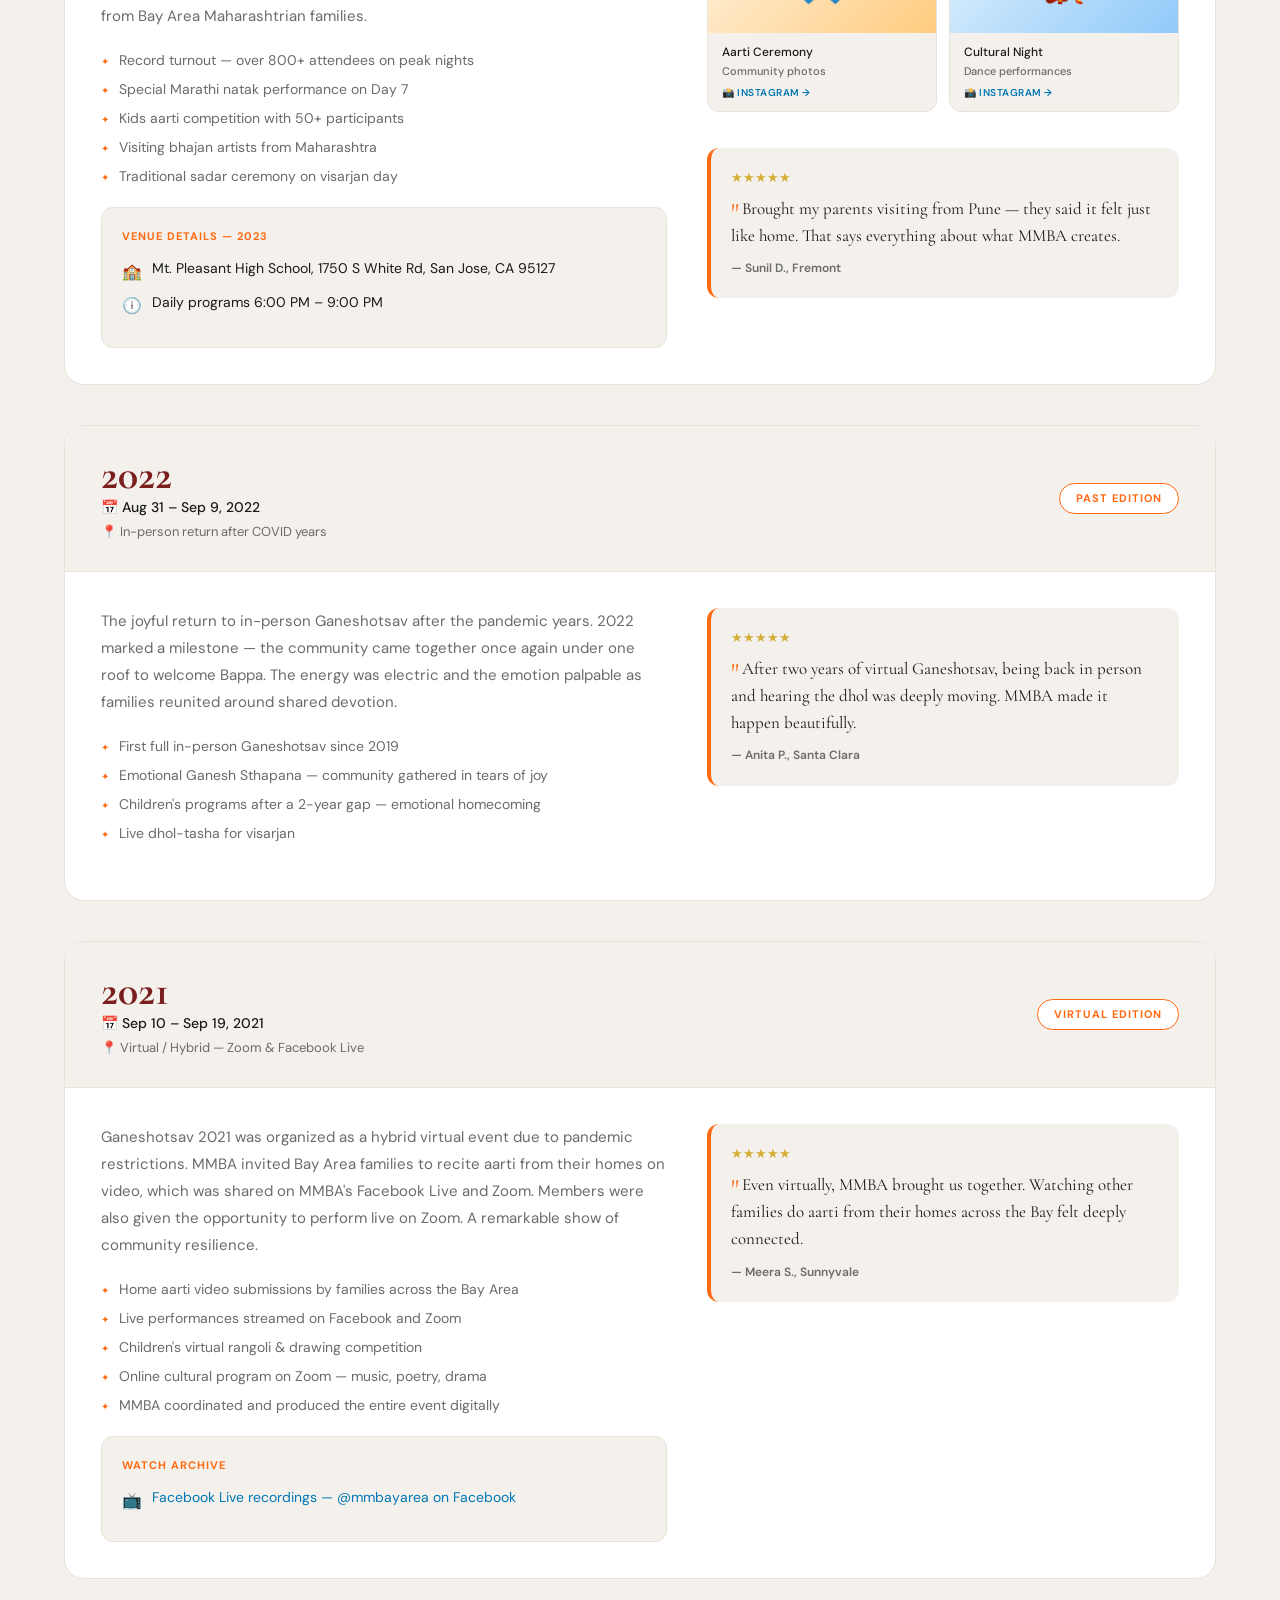
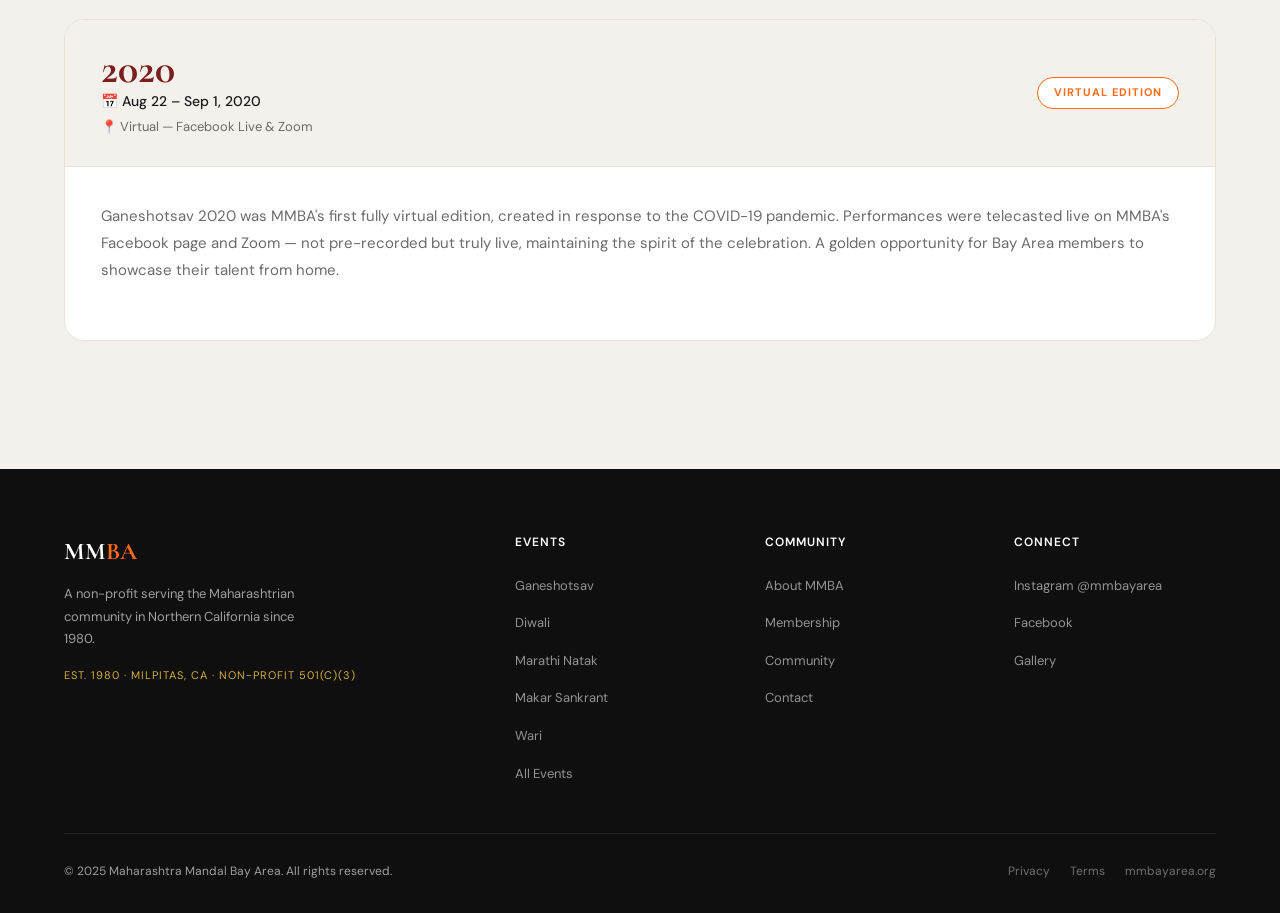
<file: event-ganeshotsav.html>
<!DOCTYPE html>
<html lang="en">
<head>
<meta charset="UTF-8">
<meta name="viewport" content="width=device-width, initial-scale=1.0">
<title>Ganeshotsav – MMBA Maharashtra Mandal Bay Area</title>
<meta name="description" content="MMBA Ganeshotsav — 10-day Ganesh festival celebrated every year by Maharashtra Mandal Bay Area. Explore past editions, photos, and 2025 details.">
<link rel="preconnect" href="https://fonts.googleapis.com">
<link href="https://fonts.googleapis.com/css2?family=Cormorant+Garamond:wght@400;500;600;700&family=DM+Sans:wght@300;400;500;600&display=swap" rel="stylesheet">
<link rel="stylesheet" href="css/global.css">
<style>
/* ── EVENT EDITION SECTION ── */
.edition {
  border: 1px solid var(--border);
  border-radius: 20px; overflow: hidden;
  margin-bottom: 40px; background: var(--white);
  transition: box-shadow 0.2s;
}
.edition:hover { box-shadow: 0 8px 40px rgba(0,0,0,0.08); }
.edition-header {
  display: flex; align-items: center; justify-content: space-between;
  padding: 28px 36px; background: var(--bg2);
  border-bottom: 1px solid var(--border);
  flex-wrap: wrap; gap: 16px;
}
.edition-header.upcoming { background: var(--maroon); }
.edition-year {
  font-family: 'Cormorant Garamond',serif;
  font-size: 42px; font-weight: 700; color: var(--maroon);
  line-height: 1;
}
.edition-header.upcoming .edition-year { color: var(--gold); }
.edition-meta { display: flex; flex-direction: column; gap: 4px; }
.edition-dates { font-size: 14px; font-weight: 500; color: var(--text); }
.edition-header.upcoming .edition-dates { color: rgba(255,255,255,0.85); }
.edition-venue { font-size: 13px; color: var(--muted); }
.edition-header.upcoming .edition-venue { color: rgba(255,255,255,0.6); }
.edition-badge {
  font-size: 11px; font-weight: 700; text-transform: uppercase;
  letter-spacing: 1px; padding: 6px 16px; border-radius: 100px;
}
.badge-upcoming { background: var(--gold); color: var(--maroon); }
.badge-past { background: white; color: var(--kesari); border: 1.5px solid var(--kesari); }

.edition-body { padding: 36px; }
.edition-grid { display: grid; grid-template-columns: 1.2fr 1fr; gap: 40px; align-items: start; }

/* ── PHOTO LINKS GRID ── */
.photo-links { display: grid; grid-template-columns: 1fr 1fr; gap: 12px; }
.photo-link {
  border-radius: 12px; overflow: hidden;
  border: 1px solid var(--border);
  text-decoration: none; display: block;
  transition: transform 0.2s, box-shadow 0.2s;
  background: var(--bg2);
}
.photo-link:hover { transform: translateY(-3px); box-shadow: 0 8px 24px rgba(0,0,0,0.1); }
.photo-thumb {
  height: 110px; display: flex; align-items: center; justify-content: center;
  font-size: 48px; position: relative;
}
.photo-thumb.g1 { background: linear-gradient(135deg,#FFF3E0,#FFCC80); }
.photo-thumb.g2 { background: linear-gradient(135deg,#FFF8E1,#FFE082); }
.photo-thumb.g3 { background: linear-gradient(135deg,#FCE4EC,#F48FB1); }
.photo-thumb.g4 { background: linear-gradient(135deg,#F3E5F5,#CE93D8); }
.photo-thumb.g5 { background: linear-gradient(135deg,#E3F2FD,#90CAF9); }
.photo-thumb.g6 { background: linear-gradient(135deg,#E0F2F1,#80CBC4); }
.photo-link-label { padding: 10px 14px; font-size: 12px; font-weight: 500; color: var(--text); }
.photo-link-sub { font-size: 11px; color: var(--muted); margin-top: 1px; }
.photo-link-ext { font-size: 10px; color: var(--blue); font-weight: 600; text-transform: uppercase; letter-spacing: 0.5px; margin-top: 4px; display: block; }

/* ── FEEDBACK ── */
.feedback-list { display: flex; flex-direction: column; gap: 16px; }
.feedback-item {
  background: var(--bg2); border-radius: 12px; padding: 20px;
  border-left: 4px solid var(--kesari);
}
.feedback-text {
  font-family: 'Cormorant Garamond',serif;
  font-size: 17px; color: var(--text); line-height: 1.6; margin-bottom: 10px;
}
.feedback-text::before { content: '"'; color: var(--kesari); font-size: 28px; line-height: 0; vertical-align: -8px; margin-right: 3px; }
.feedback-author { font-size: 12px; font-weight: 600; color: var(--muted); }
.feedback-stars { color: var(--gold); font-size: 13px; margin-bottom: 6px; }

/* ── DESCRIPTION ── */
.edition-desc { font-size: 15px; color: var(--muted); line-height: 1.8; margin-bottom: 20px; }

/* ── VENUE BOX ── */
.venue-box {
  background: var(--bg2); border: 1px solid var(--border);
  border-radius: 12px; padding: 20px; margin-top: 20px;
}
.venue-box h5 { font-size: 11px; font-weight: 700; text-transform: uppercase; letter-spacing: 1px; color: var(--kesari); margin-bottom: 12px; }
.venue-row { display: flex; align-items: flex-start; gap: 10px; margin-bottom: 8px; }
.venue-icon { font-size: 16px; flex-shrink: 0; margin-top: 1px; }
.venue-text { font-size: 14px; color: var(--text); line-height: 1.5; }
.venue-text a { color: var(--blue); text-decoration: none; }
.venue-text a:hover { text-decoration: underline; }

/* ── HIGHLIGHTS ── */
.highlights { list-style: none; display: flex; flex-direction: column; gap: 8px; margin-bottom: 20px; }
.highlights li { display: flex; align-items: flex-start; gap: 10px; font-size: 14px; color: var(--muted); line-height: 1.5; }
.highlights li::before { content: '✦'; color: var(--kesari); font-size: 10px; flex-shrink: 0; margin-top: 4px; }

/* ── SIDE INFO ── */
.side-info { display: flex; flex-direction: column; gap: 20px; }

/* ── INTRO STRIP ── */
.event-intro {
  background: linear-gradient(135deg, var(--maroon) 0%, #5c1515 100%);
  padding: 48px 5%; color: white; position: relative; overflow: hidden;
}
.event-intro::before {
  content: ''; position: absolute; inset: 0;
  background-image: url("data:image/svg+xml,%3Csvg width='60' height='60' viewBox='0 0 60 60' xmlns='http://www.w3.org/2000/svg'%3E%3Ccircle cx='30' cy='30' r='2' fill='%23FFFFFF' fill-opacity='0.04'/%3E%3C/svg%3E");
}
.event-intro-inner { position: relative; z-index: 1; max-width: 680px; }
.event-intro p { font-size: 16px; opacity: 0.75; line-height: 1.8; margin-top: 16px; }

/* ── REGISTER CTA ── */
.register-cta {
  background: var(--kesari); border-radius: 16px; padding: 32px 36px;
  color: white; text-align: center; margin-top: 8px;
}
.register-cta h4 { font-family: 'Cormorant Garamond',serif; font-size: 24px; font-weight: 600; margin-bottom: 8px; }
.register-cta p { font-size: 14px; opacity: 0.85; margin-bottom: 20px; line-height: 1.6; }
.register-cta a { background: white; color: var(--kesari); font-weight: 600; padding: 12px 28px; border-radius: 8px; text-decoration: none; font-size: 14px; transition: opacity 0.2s; display: inline-block; }
.register-cta a:hover { opacity: 0.9; }

@media (max-width: 768px) {
  .edition-grid { grid-template-columns: 1fr; }
  .photo-links { grid-template-columns: 1fr 1fr; }
  .edition-body { padding: 24px; }
  .edition-header { padding: 20px 24px; }
  .edition-year { font-size: 32px; }
}
</style>
</head>
<body>

<nav id="navbar">
  <a href="index.html" class="nav-logo">
    <div class="logo-emblem"><span>म</span></div>
    <div class="logo-text"><span class="name">MMBA</span><span class="tagline">Maharashtra Mandal Bay Area</span></div>
  </a>
  <ul class="nav-links">
    <li><a href="about.html">About</a></li>
    <li><a href="events.html" class="active">Events</a></li>
    <li><a href="gallery.html">Gallery</a></li>
    <li><a href="community.html">Community</a></li>
    <li><a href="membership.html">Membership</a></li>
    <li><a href="contact.html">Contact</a></li>
    <li><a href="membership.html" class="btn-nav-join">Join Us</a></li>
  </ul>
  <button class="nav-hamburger" id="hamburger"><span></span><span></span><span></span></button>
</nav>
<nav class="mobile-menu" id="mobile-menu">
  <a href="about.html">About</a><a href="events.html">Events</a><a href="gallery.html">Gallery</a>
  <a href="community.html">Community</a><a href="membership.html">Membership</a>
  <a href="contact.html">Contact</a><a href="membership.html" class="btn-nav-join">Join Us</a>
</nav>

<!-- HERO -->
<div class="page-hero motif-bg">
  <div class="accent-line"></div>
  <svg class="page-hero-motif" viewBox="0 0 400 400" xmlns="http://www.w3.org/2000/svg">
    <g fill="none" stroke="#7A1E1E" stroke-width="0.8"><circle cx="200" cy="200" r="180"/><circle cx="200" cy="200" r="130"/><circle cx="200" cy="200" r="80"/><line x1="200" y1="20" x2="200" y2="380"/><line x1="20" y1="200" x2="380" y2="200"/><line x1="74" y1="74" x2="326" y2="326"/><line x1="326" y1="74" x2="74" y2="326"/></g>
  </svg>
  <div class="breadcrumb"><a href="index.html">Home</a><span class="sep">›</span><a href="events.html">Events</a><span class="sep">›</span><span>Ganeshotsav</span></div>
  <div class="page-hero-badge"><span class="dot"></span>Annual Signature Event</div>
  <h1>🪔 <span class="accent">Ganeshotsav</span></h1>
  <p class="lead">MMBA's grandest 10-day festival — celebrating Lord Ganesh with daily aarti, cultural programs, children's competitions, dhol-tasha, and the beloved visarjan procession.</p>
</div>

<!-- INTRO -->
<div class="event-intro">
  <div class="event-intro-inner">
    <span class="section-label" style="color:var(--gold)">About This Festival</span>
    <h2 style="font-family:'Cormorant Garamond',serif;font-size:32px;font-weight:600;color:white">Ganapati Bappa Morya!</h2>
    <p>Ganeshotsav is MMBA's flagship annual event — a joyful 10-day celebration of Lord Ganesh featuring Ganesh Sthapana (installation), daily morning and evening aarti, cultural performances by local artists and children, Marathi plays, bhajans, dhol-tasha processions, traditional prasad (modak, puran poli), and Visarjan on the final day. MMBA organizes Ganesh competitions for kids including aarti recitation, rangoli, and drawing. The festival is open to all Bay Area residents.</p>
  </div>
</div>

<!-- EDITIONS -->
<section style="background:var(--bg2)">
  <div class="section-head fade-in">
    <span class="section-label">All Editions</span>
    <h2 class="section-title">Ganeshotsav Through the Years</h2>
    <p class="section-sub">Every year, MMBA brings the spirit of Pune's legendary Ganeshotsav to Silicon Valley. Here's our journey.</p>
  </div>

  <!-- 2025 UPCOMING -->
  <div class="edition fade-in">
    <div class="edition-header upcoming">
      <div>
        <div class="edition-year">2025</div>
        <div class="edition-meta">
          <div class="edition-dates">📅 Aug 27 – Sep 5, 2025 (Tentative)</div>
          <div class="edition-venue">📍 Venue TBA — Milpitas / San Jose Area</div>
        </div>
      </div>
      <span class="edition-badge badge-upcoming">Upcoming</span>
    </div>
    <div class="edition-body">
      <div class="edition-grid">
        <div>
          <p class="edition-desc">MMBA Ganeshotsav 2025 is being planned! Ganesh Chaturthi falls on August 27, 2025. As always, we will celebrate with 10 days of aarti, cultural programs, children's events, dhol-tasha, and visarjan. Register early to participate in competitions and cultural performances.</p>
          <ul class="highlights">
            <li>Ganesh Sthapana on Ganesh Chaturthi (Aug 27)</li>
            <li>Daily morning & evening aarti — all welcome</li>
            <li>Children's aarti, rangoli & drawing competition</li>
            <li>Marathi cultural performances & bhajans</li>
            <li>Dhol-tasha procession & Visarjan (Sep 5)</li>
            <li>Traditional Maharashtrian prasad & food</li>
          </ul>
          <div class="venue-box">
            <h5>Venue & Registration</h5>
            <div class="venue-row"><span class="venue-icon">📍</span><span class="venue-text">Venue to be announced — follow <a href="https://instagram.com/mmbayarea" target="_blank">@mmbayarea</a> for updates</span></div>
            <div class="venue-row"><span class="venue-icon">📧</span><span class="venue-text"><a href="mailto:mmba@mmbayarea.org">mmba@mmbayarea.org</a></span></div>
            <div class="venue-row"><span class="venue-icon">🎟️</span><span class="venue-text">Registration opens closer to event — free for MMBA members</span></div>
          </div>
        </div>
        <div class="side-info">
          <div class="register-cta">
            <h4>Get Notified</h4>
            <p>Be the first to know when 2025 details are announced — dates, venue, and registration.</p>
            <a href="contact.html">Notify Me →</a>
          </div>
        </div>
      </div>
    </div>
  </div>

  <!-- 2024 -->
  <div class="edition fade-in">
    <div class="edition-header">
      <div>
        <div class="edition-year">2024</div>
        <div class="edition-meta">
          <div class="edition-dates">📅 Sep 7 – Sep 16, 2024</div>
          <div class="edition-venue">📍 Mt. Pleasant High School, 1750 S White Rd, San Jose, CA 95127</div>
        </div>
      </div>
      <span class="edition-badge badge-past">Past Edition</span>
    </div>
    <div class="edition-body">
      <div class="edition-grid">
        <div>
          <p class="edition-desc">MMBA Ganeshotsav 2024 was a spectacular 10-day celebration at Mt. Pleasant High School. The air was filled with Bappa's aura from day one, with an electrifying Ganesh Sthapana followed by nightly cultural programs. 2024 featured a special Dhol-Tasha Pathak procession, children's competitions, and a visiting artist performance that drew hundreds from across the Bay Area.</p>
          <ul class="highlights">
            <li>Ganesh Sthapana with traditional puja rituals</li>
            <li>10 nights of cultural programs — music, dance, drama</li>
            <li>Dhol-Tasha Pathak procession on select evenings</li>
            <li>Children's competitions: aarti, rangoli, drawing</li>
            <li>Maharashtrian food stalls — modak, misal, vada pav</li>
            <li>Visarjan procession on Anant Chaturdashi (Sep 16)</li>
          </ul>
          <div class="venue-box">
            <h5>Venue Details — 2024</h5>
            <div class="venue-row"><span class="venue-icon">🏫</span><span class="venue-text"><strong>Mt. Pleasant High School</strong><br>1750 S White Rd, San Jose, CA 95127</span></div>
            <div class="venue-row"><span class="venue-icon">🕕</span><span class="venue-text">Evening programs: 6:00 PM – 9:30 PM daily</span></div>
            <div class="venue-row"><span class="venue-icon">🚗</span><span class="venue-text">Free parking available on campus</span></div>
            <div class="venue-row"><span class="venue-icon">🗺️</span><span class="venue-text"><a href="https://maps.google.com/?q=Mt+Pleasant+High+School+San+Jose+CA" target="_blank">Open in Google Maps →</a></span></div>
          </div>
        </div>
        <div class="side-info">
          <div class="photo-links">
            <a href="https://www.instagram.com/mmbayarea/" target="_blank" class="photo-link">
              <div class="photo-thumb g1">🪔</div>
              <div class="photo-link-label">Ganesh Sthapana<div class="photo-link-sub">Opening ceremony</div><span class="photo-link-ext">📸 Instagram →</span></div>
            </a>
            <a href="https://www.instagram.com/mmbayarea/" target="_blank" class="photo-link">
              <div class="photo-thumb g2">🥁</div>
              <div class="photo-link-label">Dhol-Tasha<div class="photo-link-sub">Procession photos</div><span class="photo-link-ext">📸 Instagram →</span></div>
            </a>
            <a href="https://www.instagram.com/mmbayarea/" target="_blank" class="photo-link">
              <div class="photo-thumb g3">👧</div>
              <div class="photo-link-label">Kids Competition<div class="photo-link-sub">Rangoli & drawing</div><span class="photo-link-ext">📸 Instagram →</span></div>
            </a>
            <a href="https://www.instagram.com/mmbayarea/" target="_blank" class="photo-link">
              <div class="photo-thumb g4">🐘</div>
              <div class="photo-link-label">Visarjan 2024<div class="photo-link-sub">Sep 16 procession</div><span class="photo-link-ext">📸 Instagram →</span></div>
            </a>
          </div>
          <div class="feedback-list" style="margin-top:16px">
            <div class="feedback-item">
              <div class="feedback-stars">★★★★★</div>
              <div class="feedback-text">Bappa's energy this year was unmatched. The dhol-tasha made the entire school resonate with devotion. A memory my kids will carry forever.</div>
              <div class="feedback-author">— Priya K., San Jose · Member since 2018</div>
            </div>
            <div class="feedback-item">
              <div class="feedback-stars">★★★★★</div>
              <div class="feedback-text">10 days flew by. The cultural programs were outstanding and the modak was exactly like home. MMBA never disappoints.</div>
              <div class="feedback-author">— Rajan M., Milpitas · Member</div>
            </div>
          </div>
        </div>
      </div>
    </div>
  </div>

  <!-- 2023 -->
  <div class="edition fade-in">
    <div class="edition-header">
      <div>
        <div class="edition-year">2023</div>
        <div class="edition-meta">
          <div class="edition-dates">📅 Sep 19 – Sep 28, 2023</div>
          <div class="edition-venue">📍 Mt. Pleasant High School, San Jose, CA</div>
        </div>
      </div>
      <span class="edition-badge badge-past">Past Edition</span>
    </div>
    <div class="edition-body">
      <div class="edition-grid">
        <div>
          <p class="edition-desc">Ganeshotsav 2023 returned in full force with 10 days of celebrations including nightly cultural performances, Marathi natak, children's competitions, and a beautiful Visarjan on Anant Chaturdashi. The event saw record participation from Bay Area Maharashtrian families.</p>
          <ul class="highlights">
            <li>Record turnout — over 800+ attendees on peak nights</li>
            <li>Special Marathi natak performance on Day 7</li>
            <li>Kids aarti competition with 50+ participants</li>
            <li>Visiting bhajan artists from Maharashtra</li>
            <li>Traditional sadar ceremony on visarjan day</li>
          </ul>
          <div class="venue-box">
            <h5>Venue Details — 2023</h5>
            <div class="venue-row"><span class="venue-icon">🏫</span><span class="venue-text">Mt. Pleasant High School, 1750 S White Rd, San Jose, CA 95127</span></div>
            <div class="venue-row"><span class="venue-icon">🕕</span><span class="venue-text">Daily programs 6:00 PM – 9:00 PM</span></div>
          </div>
        </div>
        <div class="side-info">
          <div class="photo-links">
            <a href="https://www.instagram.com/mmbayarea/" target="_blank" class="photo-link">
              <div class="photo-thumb g1">🙏</div>
              <div class="photo-link-label">Aarti Ceremony<div class="photo-link-sub">Community photos</div><span class="photo-link-ext">📸 Instagram →</span></div>
            </a>
            <a href="https://www.instagram.com/mmbayarea/" target="_blank" class="photo-link">
              <div class="photo-thumb g5">💃</div>
              <div class="photo-link-label">Cultural Night<div class="photo-link-sub">Dance performances</div><span class="photo-link-ext">📸 Instagram →</span></div>
            </a>
          </div>
          <div class="feedback-list" style="margin-top:16px">
            <div class="feedback-item">
              <div class="feedback-stars">★★★★★</div>
              <div class="feedback-text">Brought my parents visiting from Pune — they said it felt just like home. That says everything about what MMBA creates.</div>
              <div class="feedback-author">— Sunil D., Fremont</div>
            </div>
          </div>
        </div>
      </div>
    </div>
  </div>

  <!-- 2022 -->
  <div class="edition fade-in">
    <div class="edition-header">
      <div>
        <div class="edition-year">2022</div>
        <div class="edition-meta">
          <div class="edition-dates">📅 Aug 31 – Sep 9, 2022</div>
          <div class="edition-venue">📍 In-person return after COVID years</div>
        </div>
      </div>
      <span class="edition-badge badge-past">Past Edition</span>
    </div>
    <div class="edition-body">
      <div class="edition-grid">
        <div>
          <p class="edition-desc">The joyful return to in-person Ganeshotsav after the pandemic years. 2022 marked a milestone — the community came together once again under one roof to welcome Bappa. The energy was electric and the emotion palpable as families reunited around shared devotion.</p>
          <ul class="highlights">
            <li>First full in-person Ganeshotsav since 2019</li>
            <li>Emotional Ganesh Sthapana — community gathered in tears of joy</li>
            <li>Children's programs after a 2-year gap — emotional homecoming</li>
            <li>Live dhol-tasha for visarjan</li>
          </ul>
        </div>
        <div class="side-info">
          <div class="feedback-list">
            <div class="feedback-item">
              <div class="feedback-stars">★★★★★</div>
              <div class="feedback-text">After two years of virtual Ganeshotsav, being back in person and hearing the dhol was deeply moving. MMBA made it happen beautifully.</div>
              <div class="feedback-author">— Anita P., Santa Clara</div>
            </div>
          </div>
        </div>
      </div>
    </div>
  </div>

  <!-- 2021 -->
  <div class="edition fade-in">
    <div class="edition-header">
      <div>
        <div class="edition-year">2021</div>
        <div class="edition-meta">
          <div class="edition-dates">📅 Sep 10 – Sep 19, 2021</div>
          <div class="edition-venue">📍 Virtual / Hybrid — Zoom & Facebook Live</div>
        </div>
      </div>
      <span class="edition-badge badge-past">Virtual Edition</span>
    </div>
    <div class="edition-body">
      <div class="edition-grid">
        <div>
          <p class="edition-desc">Ganeshotsav 2021 was organized as a hybrid virtual event due to pandemic restrictions. MMBA invited Bay Area families to recite aarti from their homes on video, which was shared on MMBA's Facebook Live and Zoom. Members were also given the opportunity to perform live on Zoom. A remarkable show of community resilience.</p>
          <ul class="highlights">
            <li>Home aarti video submissions by families across the Bay Area</li>
            <li>Live performances streamed on Facebook and Zoom</li>
            <li>Children's virtual rangoli & drawing competition</li>
            <li>Online cultural program on Zoom — music, poetry, drama</li>
            <li>MMBA coordinated and produced the entire event digitally</li>
          </ul>
          <div class="venue-box">
            <h5>Watch Archive</h5>
            <div class="venue-row"><span class="venue-icon">📺</span><span class="venue-text"><a href="https://www.facebook.com/mmbayarea/" target="_blank">Facebook Live recordings — @mmbayarea on Facebook</a></span></div>
          </div>
        </div>
        <div class="side-info">
          <div class="feedback-list">
            <div class="feedback-item">
              <div class="feedback-stars">★★★★★</div>
              <div class="feedback-text">Even virtually, MMBA brought us together. Watching other families do aarti from their homes across the Bay felt deeply connected.</div>
              <div class="feedback-author">— Meera S., Sunnyvale</div>
            </div>
          </div>
        </div>
      </div>
    </div>
  </div>

  <!-- 2020 -->
  <div class="edition fade-in">
    <div class="edition-header">
      <div>
        <div class="edition-year">2020</div>
        <div class="edition-meta">
          <div class="edition-dates">📅 Aug 22 – Sep 1, 2020</div>
          <div class="edition-venue">📍 Virtual — Facebook Live & Zoom</div>
        </div>
      </div>
      <span class="edition-badge badge-past">Virtual Edition</span>
    </div>
    <div class="edition-body">
      <p class="edition-desc">Ganeshotsav 2020 was MMBA's first fully virtual edition, created in response to the COVID-19 pandemic. Performances were telecasted live on MMBA's Facebook page and Zoom — not pre-recorded but truly live, maintaining the spirit of the celebration. A golden opportunity for Bay Area members to showcase their talent from home.</p>
    </div>
  </div>

</section>

<!-- FOOTER -->
<footer>
  <div class="footer-grid">
    <div class="footer-brand"><div class="logo-mark">MM<span>BA</span></div><p>A non-profit serving the Maharashtrian community in Northern California since 1980.</p><div class="est">Est. 1980 · Milpitas, CA · Non-Profit 501(c)(3)</div></div>
    <div class="footer-col"><h4>Events</h4><ul><li><a href="event-ganeshotsav.html">Ganeshotsav</a></li><li><a href="event-diwali.html">Diwali</a></li><li><a href="event-natak.html">Marathi Natak</a></li><li><a href="event-makar-sankrant.html">Makar Sankrant</a></li><li><a href="event-wari.html">Wari</a></li><li><a href="events.html">All Events</a></li></ul></div>
    <div class="footer-col"><h4>Community</h4><ul><li><a href="about.html">About MMBA</a></li><li><a href="membership.html">Membership</a></li><li><a href="community.html">Community</a></li><li><a href="contact.html">Contact</a></li></ul></div>
    <div class="footer-col"><h4>Connect</h4><ul><li><a href="https://instagram.com/mmbayarea" target="_blank">Instagram @mmbayarea</a></li><li><a href="https://facebook.com/mmbayarea" target="_blank">Facebook</a></li><li><a href="gallery.html">Gallery</a></li></ul></div>
  </div>
  <div class="footer-bottom"><span>© 2025 Maharashtra Mandal Bay Area. All rights reserved.</span><div class="footer-links"><a href="#">Privacy</a><a href="#">Terms</a><a href="https://mmbayarea.org" target="_blank">mmbayarea.org</a></div></div>
</footer>
<script src="js/main.js"></script>
</body>
</html>
</file>
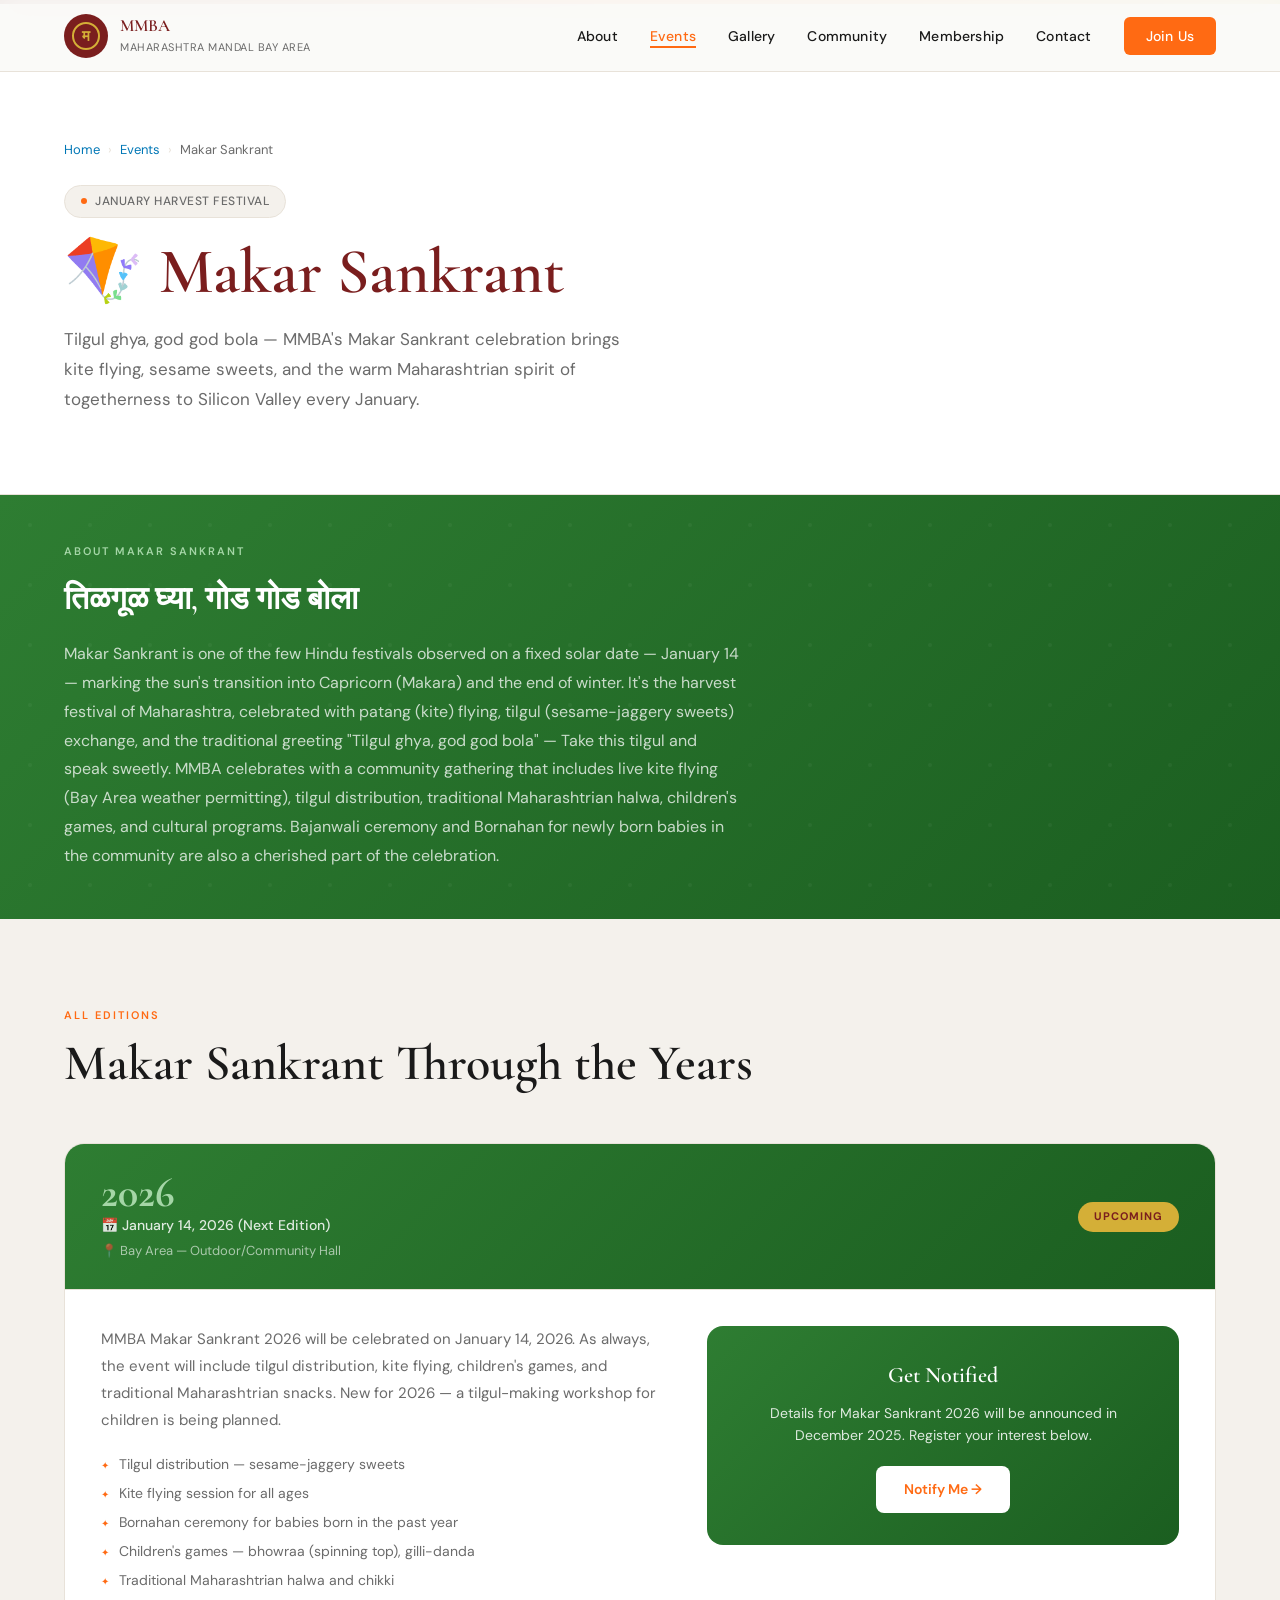
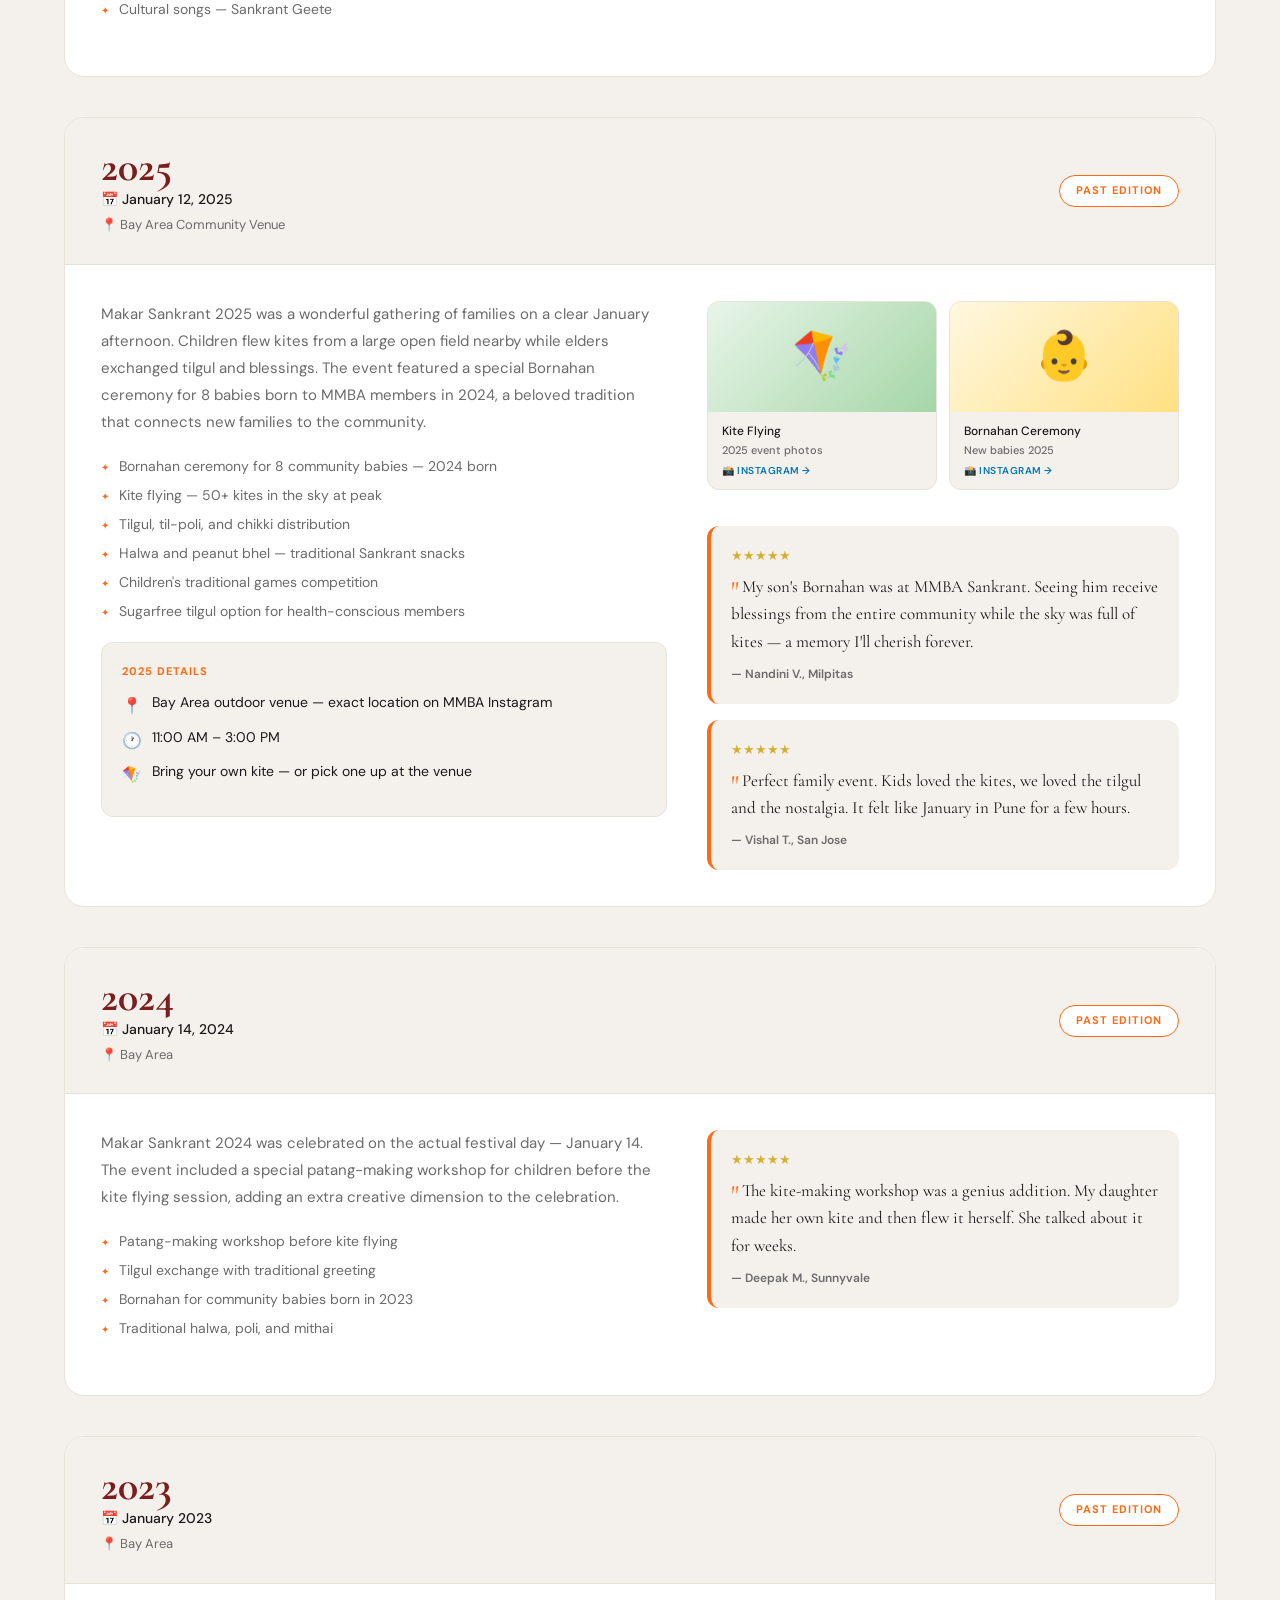
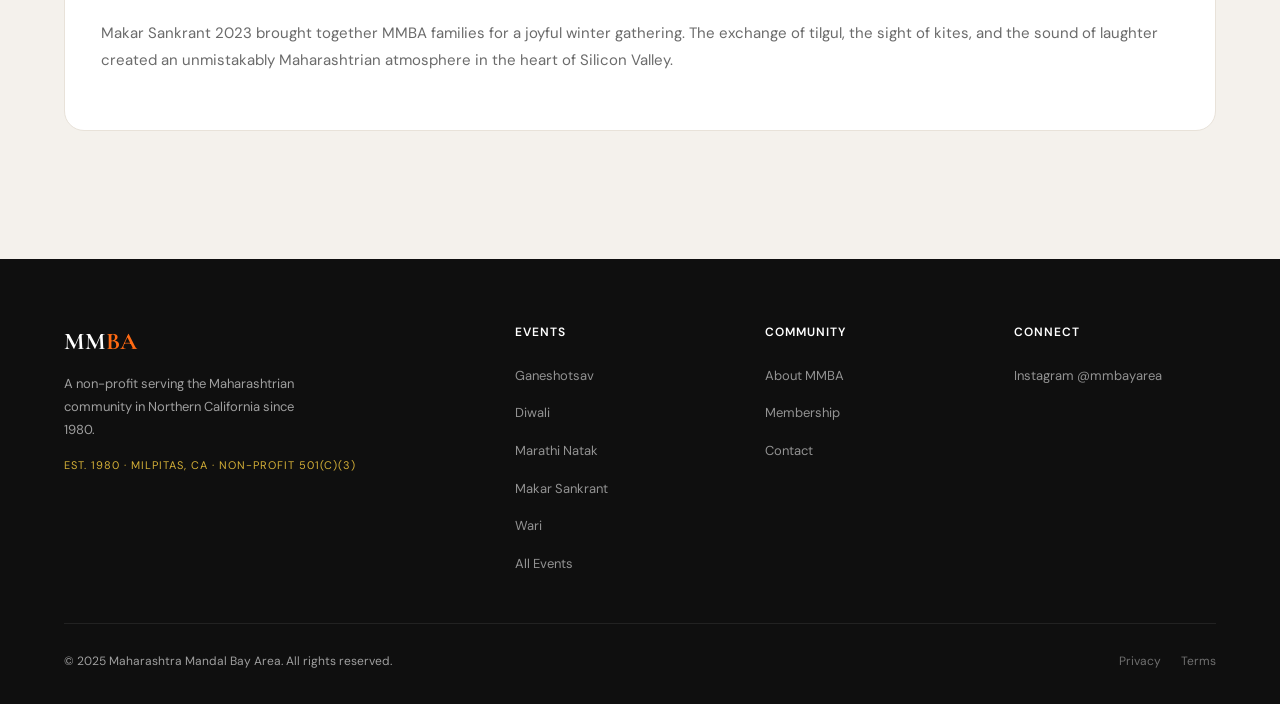
<file: event-makar-sankrant.html>
<!DOCTYPE html>
<html lang="en">
<head>
<meta charset="UTF-8">
<meta name="viewport" content="width=device-width, initial-scale=1.0">
<title>Makar Sankrant – MMBA Maharashtra Mandal Bay Area</title>
<meta name="description" content="MMBA Makar Sankrant — kite flying, tilgul exchange, and traditional Maharashtrian harvest festival celebrations in Silicon Valley.">
<link rel="preconnect" href="https://fonts.googleapis.com">
<link href="https://fonts.googleapis.com/css2?family=Cormorant+Garamond:wght@400;500;600;700&family=DM+Sans:wght@300;400;500;600&display=swap" rel="stylesheet">
<link rel="stylesheet" href="css/global.css">
<link rel="stylesheet" href="css/event-page.css">
</head>
<body>

<nav id="navbar">
  <a href="index.html" class="nav-logo">
    <div class="logo-emblem"><span>म</span></div>
    <div class="logo-text"><span class="name">MMBA</span><span class="tagline">Maharashtra Mandal Bay Area</span></div>
  </a>
  <ul class="nav-links">
    <li><a href="about.html">About</a></li><li><a href="events.html" class="active">Events</a></li>
    <li><a href="gallery.html">Gallery</a></li><li><a href="community.html">Community</a></li>
    <li><a href="membership.html">Membership</a></li><li><a href="contact.html">Contact</a></li>
    <li><a href="membership.html" class="btn-nav-join">Join Us</a></li>
  </ul>
  <button class="nav-hamburger" id="hamburger"><span></span><span></span><span></span></button>
</nav>
<nav class="mobile-menu" id="mobile-menu">
  <a href="about.html">About</a><a href="events.html">Events</a><a href="gallery.html">Gallery</a>
  <a href="community.html">Community</a><a href="membership.html">Membership</a>
  <a href="contact.html">Contact</a><a href="membership.html" class="btn-nav-join">Join Us</a>
</nav>

<div class="page-hero motif-bg">
  <div class="accent-line"></div>
  <div class="breadcrumb"><a href="index.html">Home</a><span class="sep">›</span><a href="events.html">Events</a><span class="sep">›</span><span>Makar Sankrant</span></div>
  <div class="page-hero-badge"><span class="dot"></span>January Harvest Festival</div>
  <h1>🪁 <span class="accent">Makar Sankrant</span></h1>
  <p class="lead">Tilgul ghya, god god bola — MMBA's Makar Sankrant celebration brings kite flying, sesame sweets, and the warm Maharashtrian spirit of togetherness to Silicon Valley every January.</p>
</div>

<div class="event-intro" style="background:linear-gradient(135deg,#2E7D32,#1B5E20)">
  <div class="event-intro-inner">
    <span class="section-label" style="color:#A5D6A7">About Makar Sankrant</span>
    <h2 style="font-family:'Cormorant Garamond',serif;font-size:32px;font-weight:600;color:white">तिळगूळ घ्या, गोड गोड बोला</h2>
    <p>Makar Sankrant is one of the few Hindu festivals observed on a fixed solar date — January 14 — marking the sun's transition into Capricorn (Makara) and the end of winter. It's the harvest festival of Maharashtra, celebrated with patang (kite) flying, tilgul (sesame-jaggery sweets) exchange, and the traditional greeting "Tilgul ghya, god god bola" — Take this tilgul and speak sweetly. MMBA celebrates with a community gathering that includes live kite flying (Bay Area weather permitting), tilgul distribution, traditional Maharashtrian halwa, children's games, and cultural programs. Bajanwali ceremony and Bornahan for newly born babies in the community are also a cherished part of the celebration.</p>
  </div>
</div>

<section style="background:var(--bg2)">
  <div class="section-head fade-in">
    <span class="section-label">All Editions</span>
    <h2 class="section-title">Makar Sankrant Through the Years</h2>
  </div>

  <!-- 2025 -->
  <div class="edition fade-in">
    <div class="edition-header upcoming" style="background:linear-gradient(135deg,#2E7D32,#1B5E20)">
      <div>
        <div class="edition-year" style="color:#A5D6A7">2026</div>
        <div class="edition-meta">
          <div class="edition-dates" style="color:rgba(255,255,255,0.85)">📅 January 14, 2026 (Next Edition)</div>
          <div class="edition-venue" style="color:rgba(255,255,255,0.6)">📍 Bay Area — Outdoor/Community Hall</div>
        </div>
      </div>
      <span class="edition-badge badge-upcoming">Upcoming</span>
    </div>
    <div class="edition-body">
      <div class="edition-grid">
        <div>
          <p class="edition-desc">MMBA Makar Sankrant 2026 will be celebrated on January 14, 2026. As always, the event will include tilgul distribution, kite flying, children's games, and traditional Maharashtrian snacks. New for 2026 — a tilgul-making workshop for children is being planned.</p>
          <ul class="highlights">
            <li>Tilgul distribution — sesame-jaggery sweets</li>
            <li>Kite flying session for all ages</li>
            <li>Bornahan ceremony for babies born in the past year</li>
            <li>Children's games — bhowraa (spinning top), gilli-danda</li>
            <li>Traditional Maharashtrian halwa and chikki</li>
            <li>Cultural songs — Sankrant Geete</li>
          </ul>
        </div>
        <div class="side-info">
          <div class="register-cta" style="background:linear-gradient(135deg,#2E7D32,#1B5E20)">
            <h4>Get Notified</h4>
            <p>Details for Makar Sankrant 2026 will be announced in December 2025. Register your interest below.</p>
            <a href="contact.html">Notify Me →</a>
          </div>
        </div>
      </div>
    </div>
  </div>

  <!-- 2025 -->
  <div class="edition fade-in">
    <div class="edition-header">
      <div>
        <div class="edition-year">2025</div>
        <div class="edition-meta">
          <div class="edition-dates">📅 January 12, 2025</div>
          <div class="edition-venue">📍 Bay Area Community Venue</div>
        </div>
      </div>
      <span class="edition-badge badge-past">Past Edition</span>
    </div>
    <div class="edition-body">
      <div class="edition-grid">
        <div>
          <p class="edition-desc">Makar Sankrant 2025 was a wonderful gathering of families on a clear January afternoon. Children flew kites from a large open field nearby while elders exchanged tilgul and blessings. The event featured a special Bornahan ceremony for 8 babies born to MMBA members in 2024, a beloved tradition that connects new families to the community.</p>
          <ul class="highlights">
            <li>Bornahan ceremony for 8 community babies — 2024 born</li>
            <li>Kite flying — 50+ kites in the sky at peak</li>
            <li>Tilgul, til-poli, and chikki distribution</li>
            <li>Halwa and peanut bhel — traditional Sankrant snacks</li>
            <li>Children's traditional games competition</li>
            <li>Sugarfree tilgul option for health-conscious members</li>
          </ul>
          <div class="venue-box">
            <h5>2025 Details</h5>
            <div class="venue-row"><span class="venue-icon">📍</span><span class="venue-text">Bay Area outdoor venue — exact location on MMBA Instagram</span></div>
            <div class="venue-row"><span class="venue-icon">🕐</span><span class="venue-text">11:00 AM – 3:00 PM</span></div>
            <div class="venue-row"><span class="venue-icon">🪁</span><span class="venue-text">Bring your own kite — or pick one up at the venue</span></div>
          </div>
        </div>
        <div class="side-info">
          <div class="photo-links">
            <a href="https://www.instagram.com/mmbayarea/" target="_blank" class="photo-link">
              <div class="photo-thumb g7">🪁</div>
              <div class="photo-link-label">Kite Flying<div class="photo-link-sub">2025 event photos</div><span class="photo-link-ext">📸 Instagram →</span></div>
            </a>
            <a href="https://www.instagram.com/mmbayarea/" target="_blank" class="photo-link">
              <div class="photo-thumb g2">👶</div>
              <div class="photo-link-label">Bornahan Ceremony<div class="photo-link-sub">New babies 2025</div><span class="photo-link-ext">📸 Instagram →</span></div>
            </a>
          </div>
          <div class="feedback-list" style="margin-top:16px">
            <div class="feedback-item">
              <div class="feedback-stars">★★★★★</div>
              <div class="feedback-text">My son's Bornahan was at MMBA Sankrant. Seeing him receive blessings from the entire community while the sky was full of kites — a memory I'll cherish forever.</div>
              <div class="feedback-author">— Nandini V., Milpitas</div>
            </div>
            <div class="feedback-item">
              <div class="feedback-stars">★★★★★</div>
              <div class="feedback-text">Perfect family event. Kids loved the kites, we loved the tilgul and the nostalgia. It felt like January in Pune for a few hours.</div>
              <div class="feedback-author">— Vishal T., San Jose</div>
            </div>
          </div>
        </div>
      </div>
    </div>
  </div>

  <!-- 2024 -->
  <div class="edition fade-in">
    <div class="edition-header">
      <div>
        <div class="edition-year">2024</div>
        <div class="edition-meta">
          <div class="edition-dates">📅 January 14, 2024</div>
          <div class="edition-venue">📍 Bay Area</div>
        </div>
      </div>
      <span class="edition-badge badge-past">Past Edition</span>
    </div>
    <div class="edition-body">
      <div class="edition-grid">
        <div>
          <p class="edition-desc">Makar Sankrant 2024 was celebrated on the actual festival day — January 14. The event included a special patang-making workshop for children before the kite flying session, adding an extra creative dimension to the celebration.</p>
          <ul class="highlights">
            <li>Patang-making workshop before kite flying</li>
            <li>Tilgul exchange with traditional greeting</li>
            <li>Bornahan for community babies born in 2023</li>
            <li>Traditional halwa, poli, and mithai</li>
          </ul>
        </div>
        <div class="side-info">
          <div class="feedback-list">
            <div class="feedback-item">
              <div class="feedback-stars">★★★★★</div>
              <div class="feedback-text">The kite-making workshop was a genius addition. My daughter made her own kite and then flew it herself. She talked about it for weeks.</div>
              <div class="feedback-author">— Deepak M., Sunnyvale</div>
            </div>
          </div>
        </div>
      </div>
    </div>
  </div>

  <!-- 2023 -->
  <div class="edition fade-in">
    <div class="edition-header">
      <div>
        <div class="edition-year">2023</div>
        <div class="edition-meta">
          <div class="edition-dates">📅 January 2023</div>
          <div class="edition-venue">📍 Bay Area</div>
        </div>
      </div>
      <span class="edition-badge badge-past">Past Edition</span>
    </div>
    <div class="edition-body">
      <p class="edition-desc">Makar Sankrant 2023 brought together MMBA families for a joyful winter gathering. The exchange of tilgul, the sight of kites, and the sound of laughter created an unmistakably Maharashtrian atmosphere in the heart of Silicon Valley.</p>
    </div>
  </div>

</section>

<footer>
  <div class="footer-grid">
    <div class="footer-brand"><div class="logo-mark">MM<span>BA</span></div><p>A non-profit serving the Maharashtrian community in Northern California since 1980.</p><div class="est">Est. 1980 · Milpitas, CA · Non-Profit 501(c)(3)</div></div>
    <div class="footer-col"><h4>Events</h4><ul><li><a href="event-ganeshotsav.html">Ganeshotsav</a></li><li><a href="event-diwali.html">Diwali</a></li><li><a href="event-natak.html">Marathi Natak</a></li><li><a href="event-makar-sankrant.html">Makar Sankrant</a></li><li><a href="event-wari.html">Wari</a></li><li><a href="events.html">All Events</a></li></ul></div>
    <div class="footer-col"><h4>Community</h4><ul><li><a href="about.html">About MMBA</a></li><li><a href="membership.html">Membership</a></li><li><a href="contact.html">Contact</a></li></ul></div>
    <div class="footer-col"><h4>Connect</h4><ul><li><a href="https://instagram.com/mmbayarea" target="_blank">Instagram @mmbayarea</a></li></ul></div>
  </div>
  <div class="footer-bottom"><span>© 2025 Maharashtra Mandal Bay Area. All rights reserved.</span><div class="footer-links"><a href="#">Privacy</a><a href="#">Terms</a></div></div>
</footer>
<script src="js/main.js"></script>
</body>
</html>
</file>
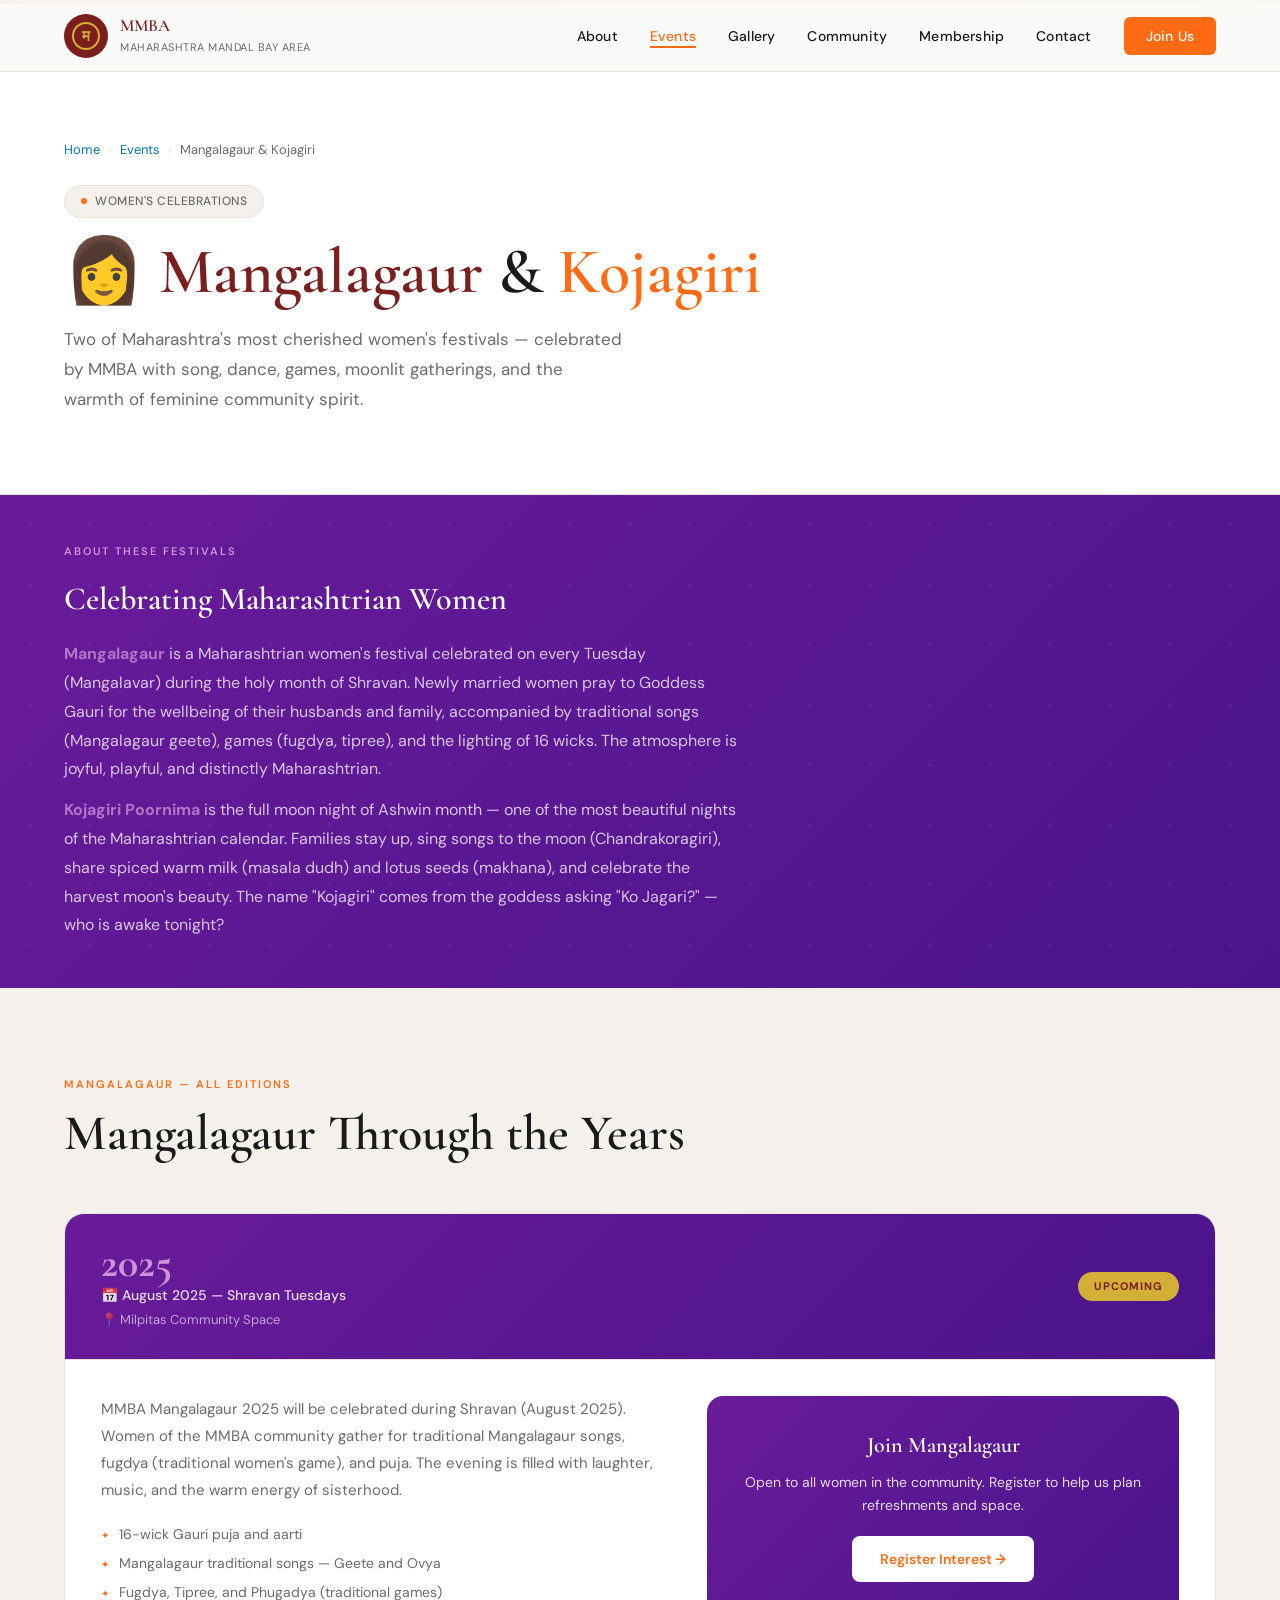
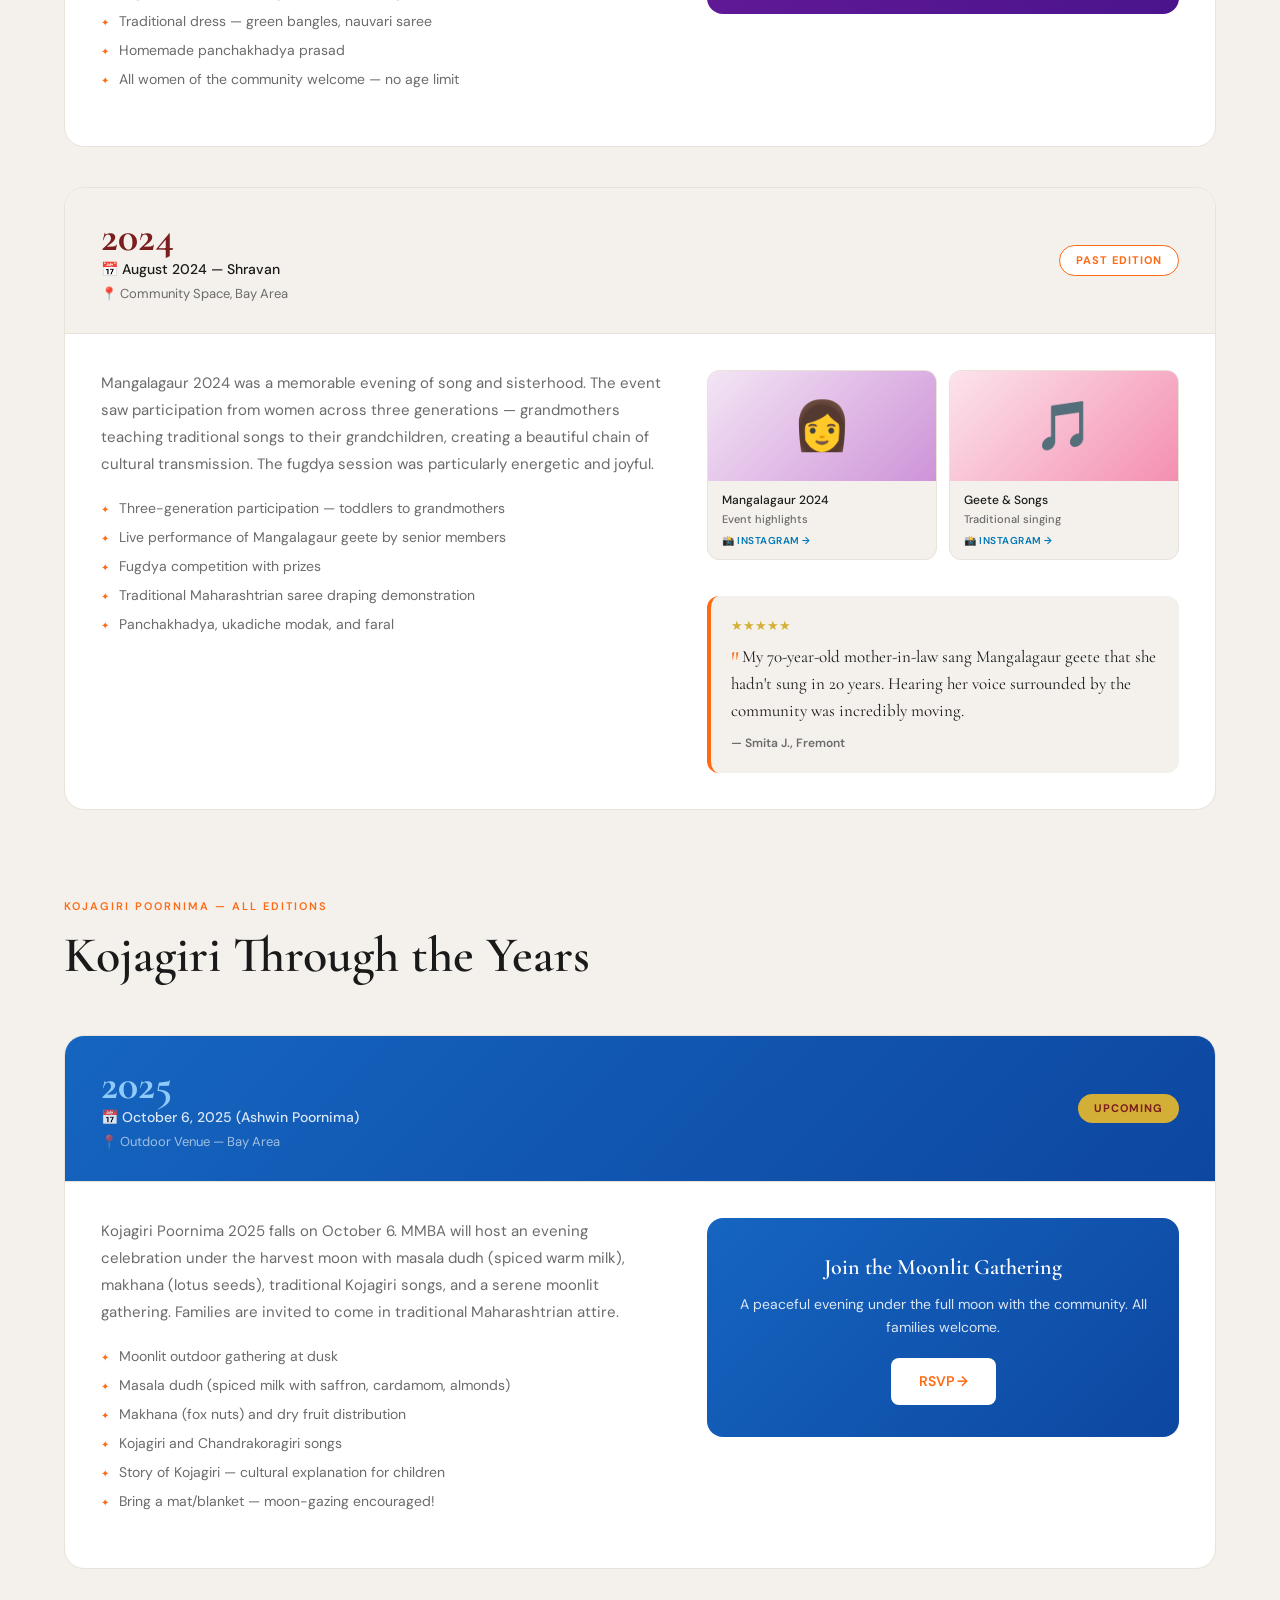
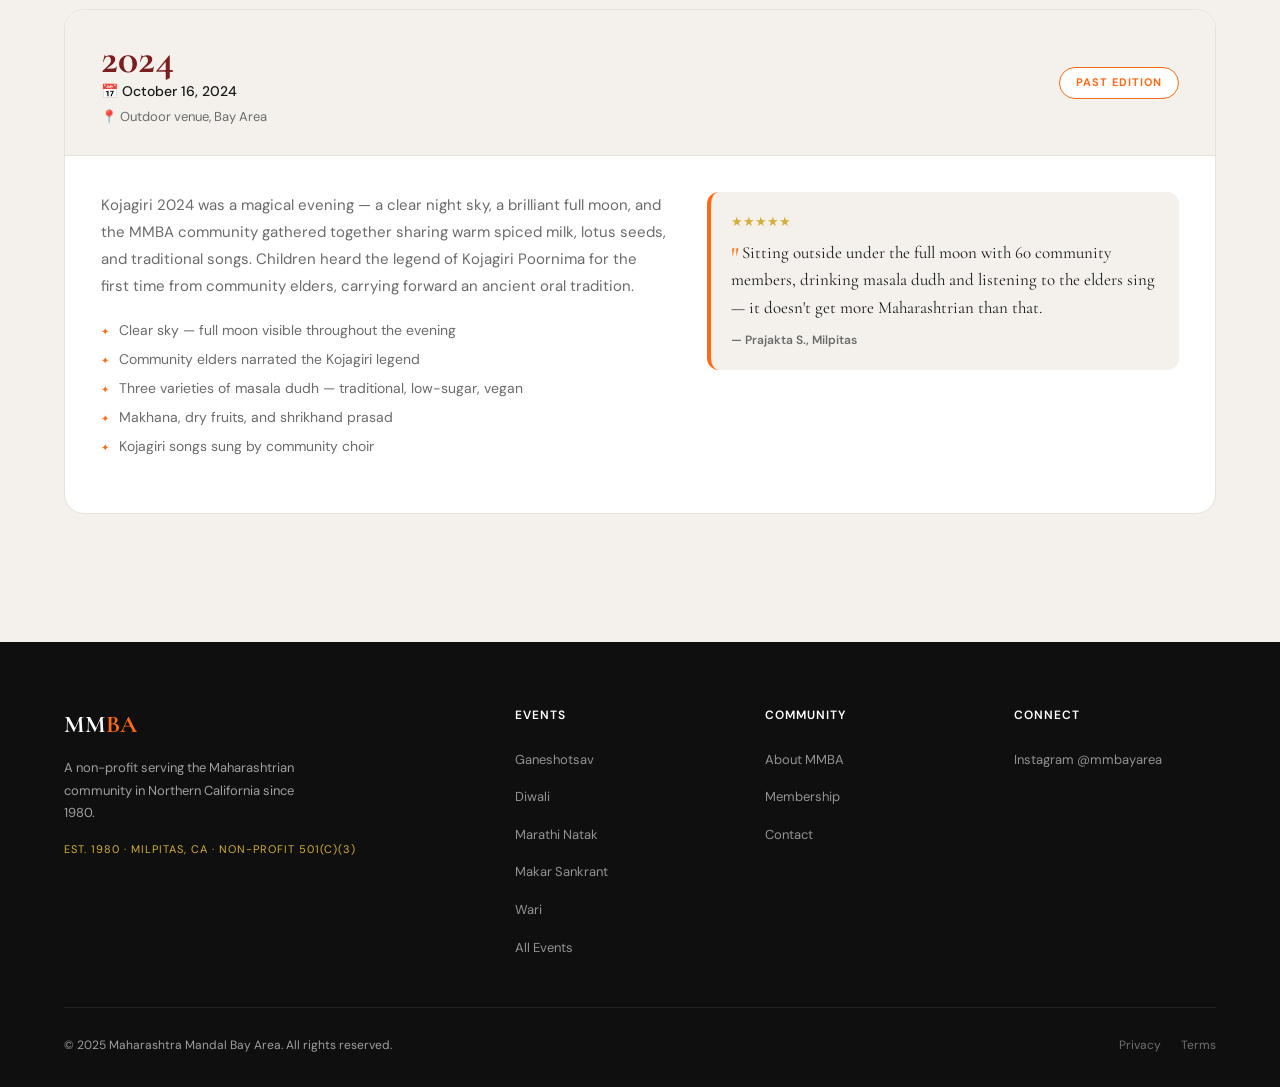
<file: event-mangalagaur.html>
<!DOCTYPE html>
<html lang="en">
<head>
<meta charset="UTF-8">
<meta name="viewport" content="width=device-width, initial-scale=1.0">
<title>Mangalagaur & Kojagiri – MMBA Maharashtra Mandal Bay Area</title>
<meta name="description" content="MMBA Mangalagaur and Kojagiri — celebrating Maharashtrian women's traditions and the full moon night in Silicon Valley.">
<link rel="preconnect" href="https://fonts.googleapis.com">
<link href="https://fonts.googleapis.com/css2?family=Cormorant+Garamond:wght@400;500;600;700&family=DM+Sans:wght@300;400;500;600&display=swap" rel="stylesheet">
<link rel="stylesheet" href="css/global.css">
<link rel="stylesheet" href="css/event-page.css">
</head>
<body>

<nav id="navbar">
  <a href="index.html" class="nav-logo">
    <div class="logo-emblem"><span>म</span></div>
    <div class="logo-text"><span class="name">MMBA</span><span class="tagline">Maharashtra Mandal Bay Area</span></div>
  </a>
  <ul class="nav-links">
    <li><a href="about.html">About</a></li><li><a href="events.html" class="active">Events</a></li>
    <li><a href="gallery.html">Gallery</a></li><li><a href="community.html">Community</a></li>
    <li><a href="membership.html">Membership</a></li><li><a href="contact.html">Contact</a></li>
    <li><a href="membership.html" class="btn-nav-join">Join Us</a></li>
  </ul>
  <button class="nav-hamburger" id="hamburger"><span></span><span></span><span></span></button>
</nav>
<nav class="mobile-menu" id="mobile-menu">
  <a href="about.html">About</a><a href="events.html">Events</a><a href="gallery.html">Gallery</a>
  <a href="community.html">Community</a><a href="membership.html">Membership</a>
  <a href="contact.html">Contact</a><a href="membership.html" class="btn-nav-join">Join Us</a>
</nav>

<div class="page-hero motif-bg">
  <div class="accent-line"></div>
  <div class="breadcrumb"><a href="index.html">Home</a><span class="sep">›</span><a href="events.html">Events</a><span class="sep">›</span><span>Mangalagaur & Kojagiri</span></div>
  <div class="page-hero-badge"><span class="dot"></span>Women's Celebrations</div>
  <h1>👩 <span class="accent">Mangalagaur</span> & <span class="highlight">Kojagiri</span></h1>
  <p class="lead">Two of Maharashtra's most cherished women's festivals — celebrated by MMBA with song, dance, games, moonlit gatherings, and the warmth of feminine community spirit.</p>
</div>

<div class="event-intro" style="background:linear-gradient(135deg,#6A1B9A,#4A148C)">
  <div class="event-intro-inner">
    <span class="section-label" style="color:#CE93D8">About These Festivals</span>
    <h2 style="font-family:'Cormorant Garamond',serif;font-size:32px;font-weight:600;color:white">Celebrating Maharashtrian Women</h2>
    <p><strong style="color:#CE93D8">Mangalagaur</strong> is a Maharashtrian women's festival celebrated on every Tuesday (Mangalavar) during the holy month of Shravan. Newly married women pray to Goddess Gauri for the wellbeing of their husbands and family, accompanied by traditional songs (Mangalagaur geete), games (fugdya, tipree), and the lighting of 16 wicks. The atmosphere is joyful, playful, and distinctly Maharashtrian.</p>
    <p style="margin-top:12px"><strong style="color:#CE93D8">Kojagiri Poornima</strong> is the full moon night of Ashwin month — one of the most beautiful nights of the Maharashtrian calendar. Families stay up, sing songs to the moon (Chandrakoragiri), share spiced warm milk (masala dudh) and lotus seeds (makhana), and celebrate the harvest moon's beauty. The name "Kojagiri" comes from the goddess asking "Ko Jagari?" — who is awake tonight?</p>
  </div>
</div>

<section style="background:var(--bg2)">
  <div class="section-head fade-in">
    <span class="section-label">Mangalagaur — All Editions</span>
    <h2 class="section-title">Mangalagaur Through the Years</h2>
  </div>

  <!-- 2025 Mangalagaur -->
  <div class="edition fade-in">
    <div class="edition-header upcoming" style="background:linear-gradient(135deg,#6A1B9A,#4A148C)">
      <div>
        <div class="edition-year" style="color:#CE93D8">2025</div>
        <div class="edition-meta">
          <div class="edition-dates" style="color:rgba(255,255,255,0.85)">📅 August 2025 — Shravan Tuesdays</div>
          <div class="edition-venue" style="color:rgba(255,255,255,0.6)">📍 Milpitas Community Space</div>
        </div>
      </div>
      <span class="edition-badge badge-upcoming">Upcoming</span>
    </div>
    <div class="edition-body">
      <div class="edition-grid">
        <div>
          <p class="edition-desc">MMBA Mangalagaur 2025 will be celebrated during Shravan (August 2025). Women of the MMBA community gather for traditional Mangalagaur songs, fugdya (traditional women's game), and puja. The evening is filled with laughter, music, and the warm energy of sisterhood.</p>
          <ul class="highlights">
            <li>16-wick Gauri puja and aarti</li>
            <li>Mangalagaur traditional songs — Geete and Ovya</li>
            <li>Fugdya, Tipree, and Phugadya (traditional games)</li>
            <li>Traditional dress — green bangles, nauvari saree</li>
            <li>Homemade panchakhadya prasad</li>
            <li>All women of the community welcome — no age limit</li>
          </ul>
        </div>
        <div class="side-info">
          <div class="register-cta" style="background:linear-gradient(135deg,#6A1B9A,#4A148C)">
            <h4>Join Mangalagaur</h4>
            <p>Open to all women in the community. Register to help us plan refreshments and space.</p>
            <a href="contact.html">Register Interest →</a>
          </div>
        </div>
      </div>
    </div>
  </div>

  <!-- 2024 Mangalagaur -->
  <div class="edition fade-in">
    <div class="edition-header">
      <div>
        <div class="edition-year">2024</div>
        <div class="edition-meta">
          <div class="edition-dates">📅 August 2024 — Shravan</div>
          <div class="edition-venue">📍 Community Space, Bay Area</div>
        </div>
      </div>
      <span class="edition-badge badge-past">Past Edition</span>
    </div>
    <div class="edition-body">
      <div class="edition-grid">
        <div>
          <p class="edition-desc">Mangalagaur 2024 was a memorable evening of song and sisterhood. The event saw participation from women across three generations — grandmothers teaching traditional songs to their grandchildren, creating a beautiful chain of cultural transmission. The fugdya session was particularly energetic and joyful.</p>
          <ul class="highlights">
            <li>Three-generation participation — toddlers to grandmothers</li>
            <li>Live performance of Mangalagaur geete by senior members</li>
            <li>Fugdya competition with prizes</li>
            <li>Traditional Maharashtrian saree draping demonstration</li>
            <li>Panchakhadya, ukadiche modak, and faral</li>
          </ul>
        </div>
        <div class="side-info">
          <div class="photo-links">
            <a href="https://www.instagram.com/mmbayarea/" target="_blank" class="photo-link">
              <div class="photo-thumb g4">👩</div>
              <div class="photo-link-label">Mangalagaur 2024<div class="photo-link-sub">Event highlights</div><span class="photo-link-ext">📸 Instagram →</span></div>
            </a>
            <a href="https://www.instagram.com/mmbayarea/" target="_blank" class="photo-link">
              <div class="photo-thumb g3">🎵</div>
              <div class="photo-link-label">Geete & Songs<div class="photo-link-sub">Traditional singing</div><span class="photo-link-ext">📸 Instagram →</span></div>
            </a>
          </div>
          <div class="feedback-list" style="margin-top:16px">
            <div class="feedback-item">
              <div class="feedback-stars">★★★★★</div>
              <div class="feedback-text">My 70-year-old mother-in-law sang Mangalagaur geete that she hadn't sung in 20 years. Hearing her voice surrounded by the community was incredibly moving.</div>
              <div class="feedback-author">— Smita J., Fremont</div>
            </div>
          </div>
        </div>
      </div>
    </div>
  </div>

  <div style="height:16px"></div>

  <!-- KOJAGIRI SECTION -->
  <div class="section-head fade-in" style="margin-top:32px">
    <span class="section-label">Kojagiri Poornima — All Editions</span>
    <h2 class="section-title">Kojagiri Through the Years</h2>
  </div>

  <!-- 2025 Kojagiri -->
  <div class="edition fade-in">
    <div class="edition-header upcoming" style="background:linear-gradient(135deg,#1565C0,#0D47A1)">
      <div>
        <div class="edition-year" style="color:#90CAF9">2025</div>
        <div class="edition-meta">
          <div class="edition-dates" style="color:rgba(255,255,255,0.85)">📅 October 6, 2025 (Ashwin Poornima)</div>
          <div class="edition-venue" style="color:rgba(255,255,255,0.6)">📍 Outdoor Venue — Bay Area</div>
        </div>
      </div>
      <span class="edition-badge badge-upcoming">Upcoming</span>
    </div>
    <div class="edition-body">
      <div class="edition-grid">
        <div>
          <p class="edition-desc">Kojagiri Poornima 2025 falls on October 6. MMBA will host an evening celebration under the harvest moon with masala dudh (spiced warm milk), makhana (lotus seeds), traditional Kojagiri songs, and a serene moonlit gathering. Families are invited to come in traditional Maharashtrian attire.</p>
          <ul class="highlights">
            <li>Moonlit outdoor gathering at dusk</li>
            <li>Masala dudh (spiced milk with saffron, cardamom, almonds)</li>
            <li>Makhana (fox nuts) and dry fruit distribution</li>
            <li>Kojagiri and Chandrakoragiri songs</li>
            <li>Story of Kojagiri — cultural explanation for children</li>
            <li>Bring a mat/blanket — moon-gazing encouraged!</li>
          </ul>
        </div>
        <div class="side-info">
          <div class="register-cta" style="background:linear-gradient(135deg,#1565C0,#0D47A1)">
            <h4>Join the Moonlit Gathering</h4>
            <p>A peaceful evening under the full moon with the community. All families welcome.</p>
            <a href="contact.html">RSVP →</a>
          </div>
        </div>
      </div>
    </div>
  </div>

  <!-- 2024 Kojagiri -->
  <div class="edition fade-in">
    <div class="edition-header">
      <div>
        <div class="edition-year">2024</div>
        <div class="edition-meta">
          <div class="edition-dates">📅 October 16, 2024</div>
          <div class="edition-venue">📍 Outdoor venue, Bay Area</div>
        </div>
      </div>
      <span class="edition-badge badge-past">Past Edition</span>
    </div>
    <div class="edition-body">
      <div class="edition-grid">
        <div>
          <p class="edition-desc">Kojagiri 2024 was a magical evening — a clear night sky, a brilliant full moon, and the MMBA community gathered together sharing warm spiced milk, lotus seeds, and traditional songs. Children heard the legend of Kojagiri Poornima for the first time from community elders, carrying forward an ancient oral tradition.</p>
          <ul class="highlights">
            <li>Clear sky — full moon visible throughout the evening</li>
            <li>Community elders narrated the Kojagiri legend</li>
            <li>Three varieties of masala dudh — traditional, low-sugar, vegan</li>
            <li>Makhana, dry fruits, and shrikhand prasad</li>
            <li>Kojagiri songs sung by community choir</li>
          </ul>
        </div>
        <div class="side-info">
          <div class="feedback-list">
            <div class="feedback-item">
              <div class="feedback-stars">★★★★★</div>
              <div class="feedback-text">Sitting outside under the full moon with 60 community members, drinking masala dudh and listening to the elders sing — it doesn't get more Maharashtrian than that.</div>
              <div class="feedback-author">— Prajakta S., Milpitas</div>
            </div>
          </div>
        </div>
      </div>
    </div>
  </div>

</section>

<footer>
  <div class="footer-grid">
    <div class="footer-brand"><div class="logo-mark">MM<span>BA</span></div><p>A non-profit serving the Maharashtrian community in Northern California since 1980.</p><div class="est">Est. 1980 · Milpitas, CA · Non-Profit 501(c)(3)</div></div>
    <div class="footer-col"><h4>Events</h4><ul><li><a href="event-ganeshotsav.html">Ganeshotsav</a></li><li><a href="event-diwali.html">Diwali</a></li><li><a href="event-natak.html">Marathi Natak</a></li><li><a href="event-makar-sankrant.html">Makar Sankrant</a></li><li><a href="event-wari.html">Wari</a></li><li><a href="events.html">All Events</a></li></ul></div>
    <div class="footer-col"><h4>Community</h4><ul><li><a href="about.html">About MMBA</a></li><li><a href="membership.html">Membership</a></li><li><a href="contact.html">Contact</a></li></ul></div>
    <div class="footer-col"><h4>Connect</h4><ul><li><a href="https://instagram.com/mmbayarea" target="_blank">Instagram @mmbayarea</a></li></ul></div>
  </div>
  <div class="footer-bottom"><span>© 2025 Maharashtra Mandal Bay Area. All rights reserved.</span><div class="footer-links"><a href="#">Privacy</a><a href="#">Terms</a></div></div>
</footer>
<script src="js/main.js"></script>
</body>
</html>
</file>
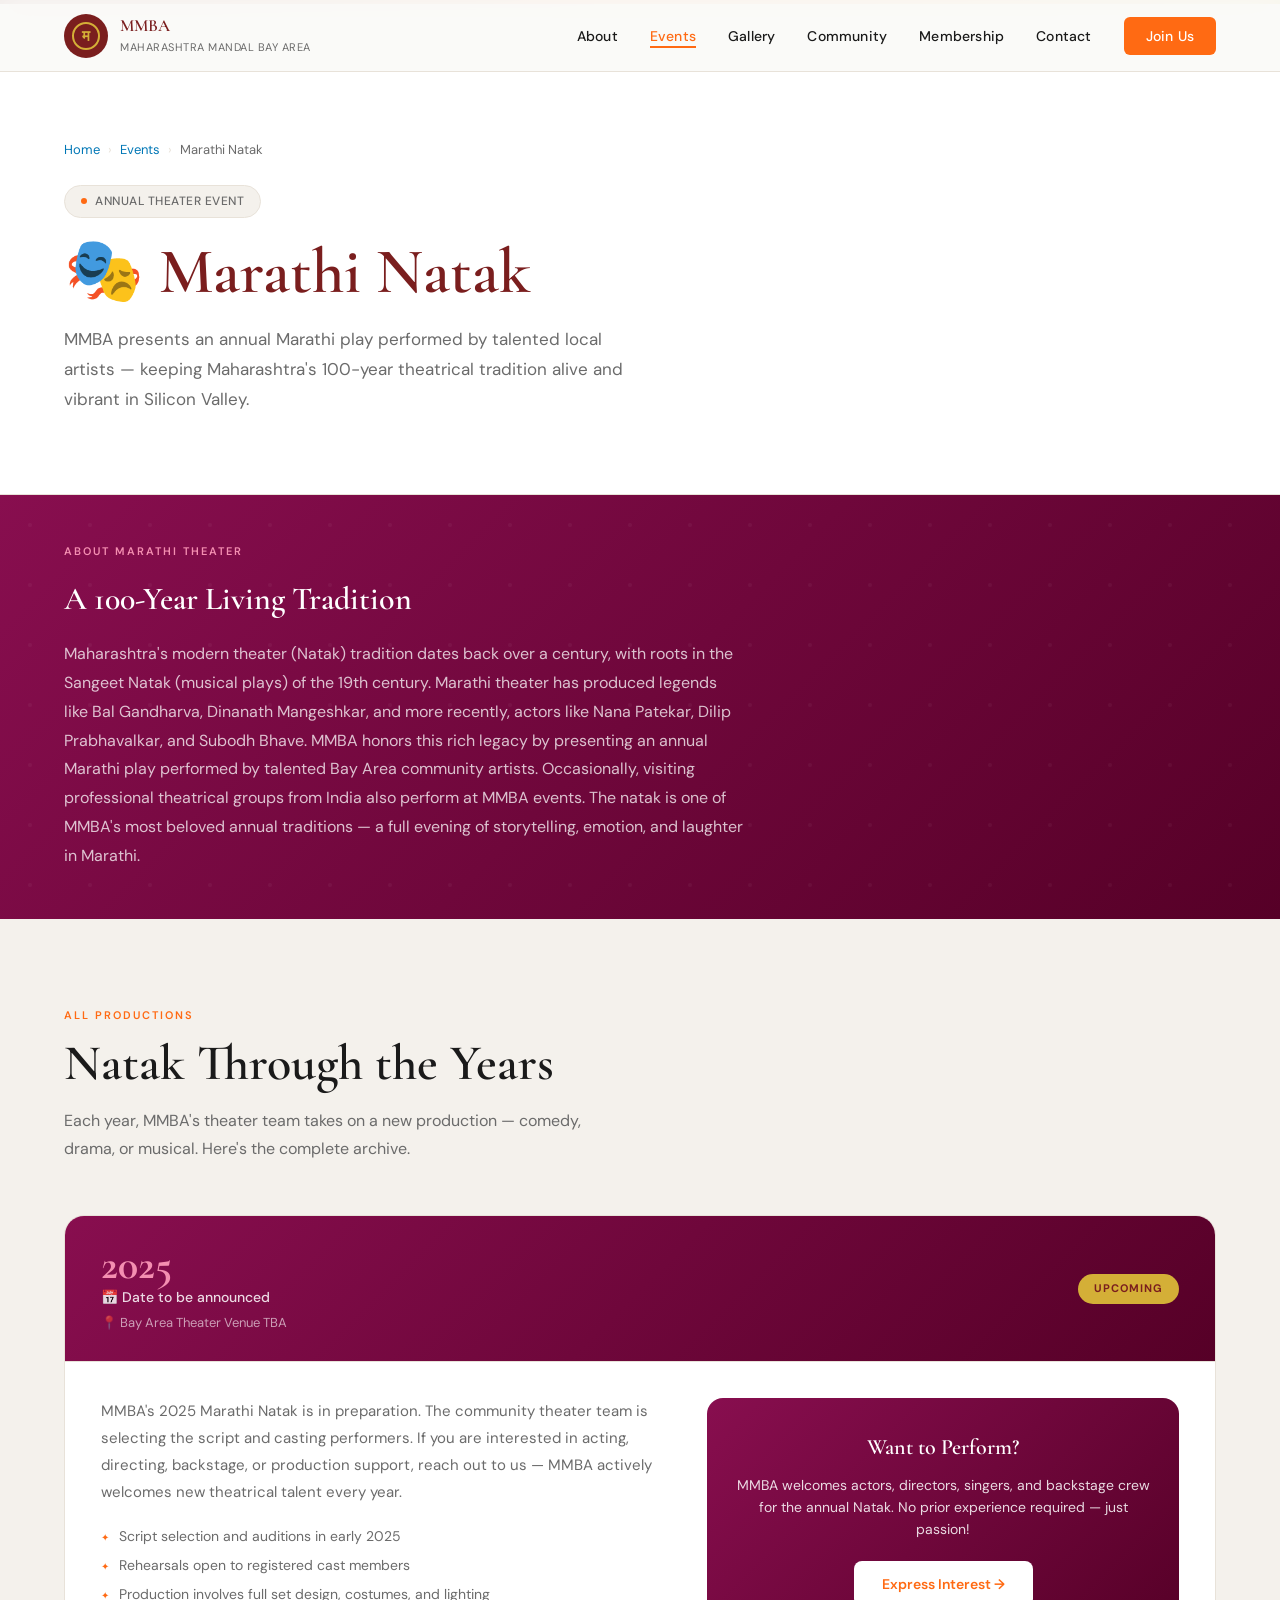
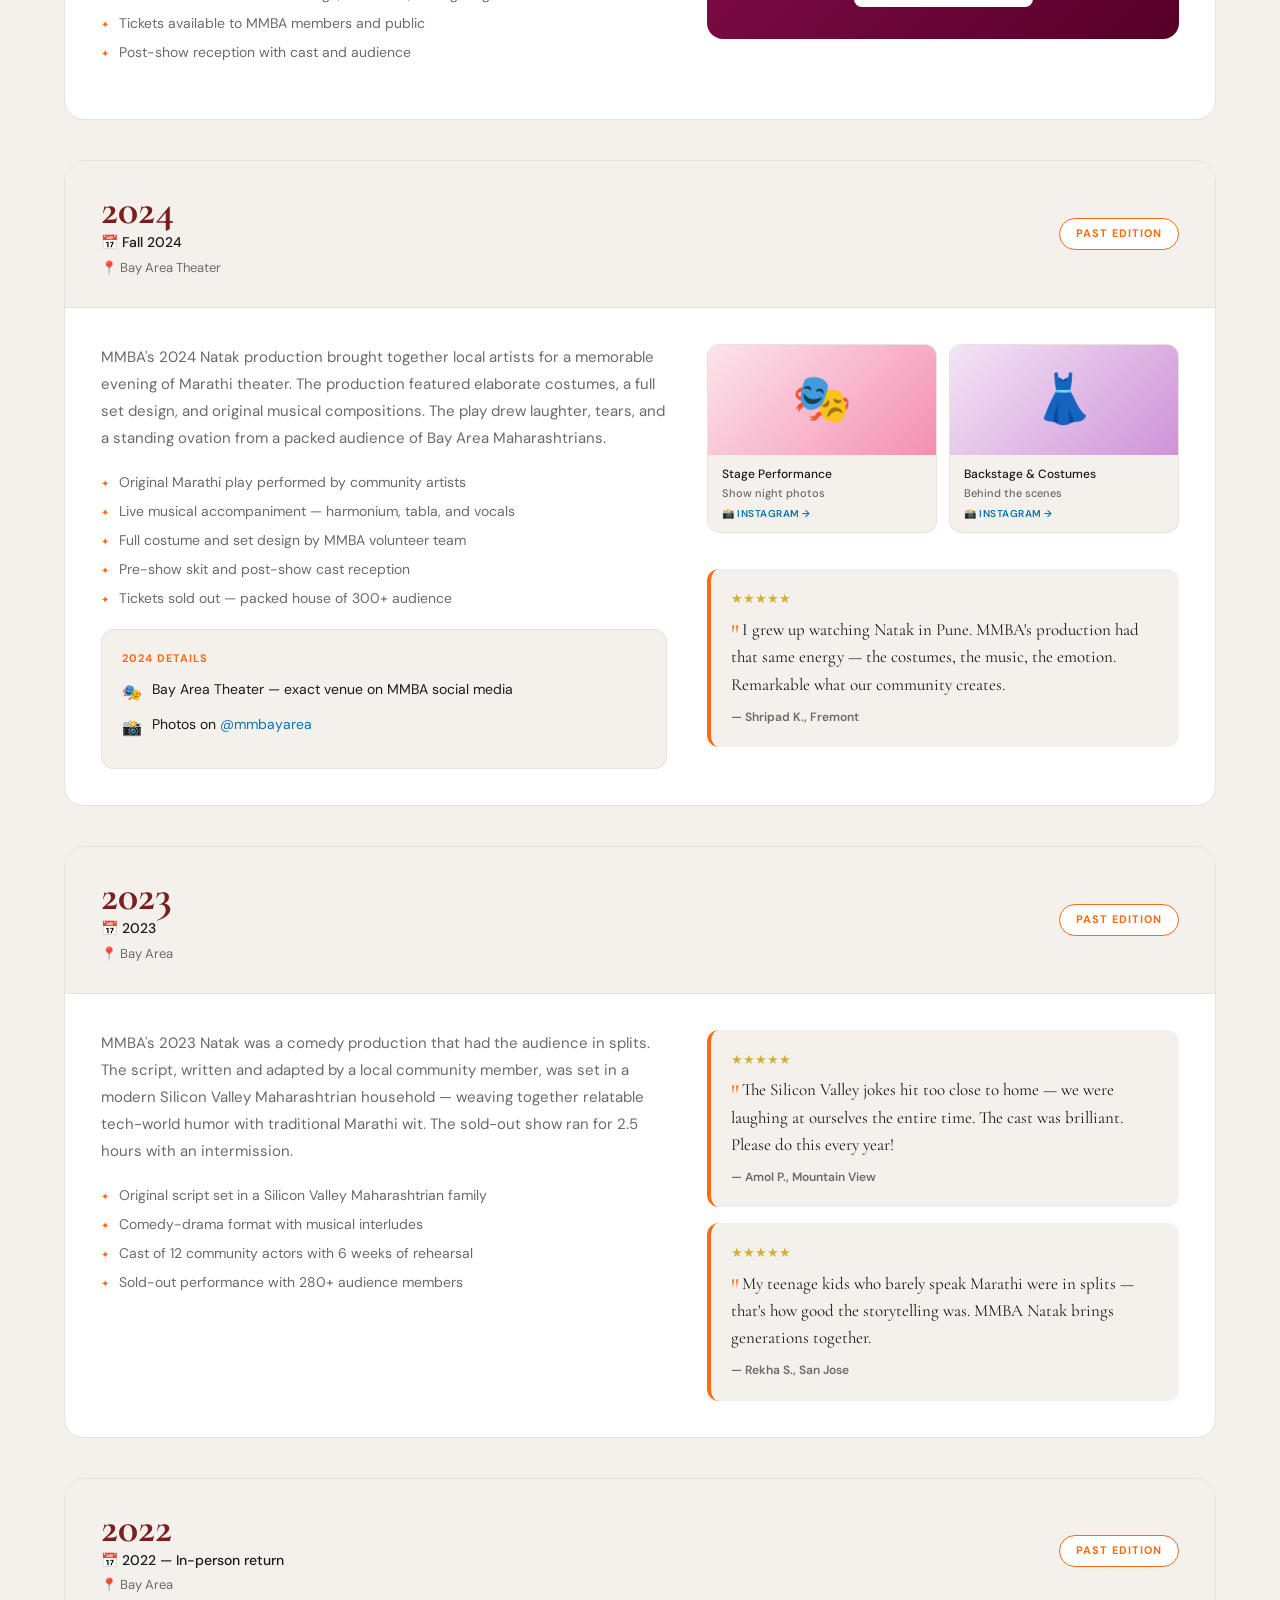
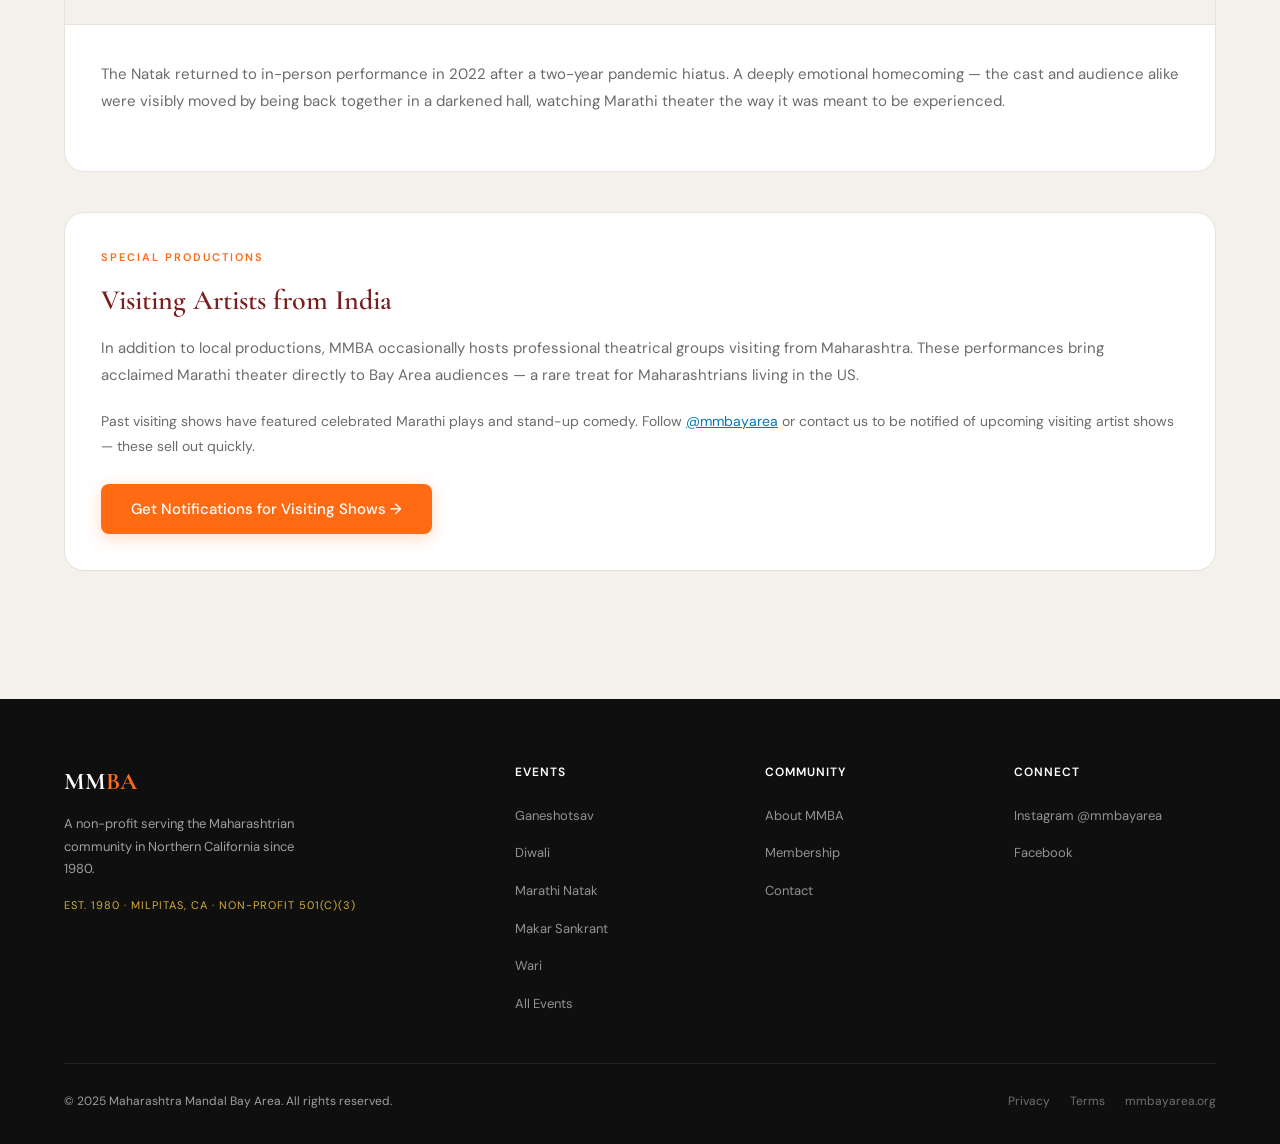
<file: event-natak.html>
<!DOCTYPE html>
<html lang="en">
<head>
<meta charset="UTF-8">
<meta name="viewport" content="width=device-width, initial-scale=1.0">
<title>Marathi Natak – MMBA Maharashtra Mandal Bay Area</title>
<meta name="description" content="MMBA Annual Marathi Natak — keeping Maharashtra's century-old theatrical tradition alive in Silicon Valley. Explore past plays and upcoming performances.">
<link rel="preconnect" href="https://fonts.googleapis.com">
<link href="https://fonts.googleapis.com/css2?family=Cormorant+Garamond:wght@400;500;600;700&family=DM+Sans:wght@300;400;500;600&display=swap" rel="stylesheet">
<link rel="stylesheet" href="css/global.css">
<link rel="stylesheet" href="css/event-page.css">
</head>
<body>

<nav id="navbar">
  <a href="index.html" class="nav-logo">
    <div class="logo-emblem"><span>म</span></div>
    <div class="logo-text"><span class="name">MMBA</span><span class="tagline">Maharashtra Mandal Bay Area</span></div>
  </a>
  <ul class="nav-links">
    <li><a href="about.html">About</a></li><li><a href="events.html" class="active">Events</a></li>
    <li><a href="gallery.html">Gallery</a></li><li><a href="community.html">Community</a></li>
    <li><a href="membership.html">Membership</a></li><li><a href="contact.html">Contact</a></li>
    <li><a href="membership.html" class="btn-nav-join">Join Us</a></li>
  </ul>
  <button class="nav-hamburger" id="hamburger"><span></span><span></span><span></span></button>
</nav>
<nav class="mobile-menu" id="mobile-menu">
  <a href="about.html">About</a><a href="events.html">Events</a><a href="gallery.html">Gallery</a>
  <a href="community.html">Community</a><a href="membership.html">Membership</a>
  <a href="contact.html">Contact</a><a href="membership.html" class="btn-nav-join">Join Us</a>
</nav>

<div class="page-hero motif-bg">
  <div class="accent-line"></div>
  <div class="breadcrumb"><a href="index.html">Home</a><span class="sep">›</span><a href="events.html">Events</a><span class="sep">›</span><span>Marathi Natak</span></div>
  <div class="page-hero-badge"><span class="dot"></span>Annual Theater Event</div>
  <h1>🎭 <span class="accent">Marathi Natak</span></h1>
  <p class="lead">MMBA presents an annual Marathi play performed by talented local artists — keeping Maharashtra's 100-year theatrical tradition alive and vibrant in Silicon Valley.</p>
</div>

<div class="event-intro" style="background:linear-gradient(135deg,#880e4f,#560027)">
  <div class="event-intro-inner">
    <span class="section-label" style="color:#F48FB1">About Marathi Theater</span>
    <h2 style="font-family:'Cormorant Garamond',serif;font-size:32px;font-weight:600;color:white">A 100-Year Living Tradition</h2>
    <p>Maharashtra's modern theater (Natak) tradition dates back over a century, with roots in the Sangeet Natak (musical plays) of the 19th century. Marathi theater has produced legends like Bal Gandharva, Dinanath Mangeshkar, and more recently, actors like Nana Patekar, Dilip Prabhavalkar, and Subodh Bhave. MMBA honors this rich legacy by presenting an annual Marathi play performed by talented Bay Area community artists. Occasionally, visiting professional theatrical groups from India also perform at MMBA events. The natak is one of MMBA's most beloved annual traditions — a full evening of storytelling, emotion, and laughter in Marathi.</p>
  </div>
</div>

<section style="background:var(--bg2)">
  <div class="section-head fade-in">
    <span class="section-label">All Productions</span>
    <h2 class="section-title">Natak Through the Years</h2>
    <p class="section-sub">Each year, MMBA's theater team takes on a new production — comedy, drama, or musical. Here's the complete archive.</p>
  </div>

  <!-- 2025 UPCOMING -->
  <div class="edition fade-in">
    <div class="edition-header upcoming" style="background:linear-gradient(135deg,#880e4f,#560027)">
      <div>
        <div class="edition-year" style="color:#F48FB1">2025</div>
        <div class="edition-meta">
          <div class="edition-dates" style="color:rgba(255,255,255,0.85)">📅 Date to be announced</div>
          <div class="edition-venue" style="color:rgba(255,255,255,0.6)">📍 Bay Area Theater Venue TBA</div>
        </div>
      </div>
      <span class="edition-badge badge-upcoming">Upcoming</span>
    </div>
    <div class="edition-body">
      <div class="edition-grid">
        <div>
          <p class="edition-desc">MMBA's 2025 Marathi Natak is in preparation. The community theater team is selecting the script and casting performers. If you are interested in acting, directing, backstage, or production support, reach out to us — MMBA actively welcomes new theatrical talent every year.</p>
          <ul class="highlights">
            <li>Script selection and auditions in early 2025</li>
            <li>Rehearsals open to registered cast members</li>
            <li>Production involves full set design, costumes, and lighting</li>
            <li>Tickets available to MMBA members and public</li>
            <li>Post-show reception with cast and audience</li>
          </ul>
        </div>
        <div class="side-info">
          <div class="register-cta" style="background:linear-gradient(135deg,#880e4f,#560027)">
            <h4>Want to Perform?</h4>
            <p>MMBA welcomes actors, directors, singers, and backstage crew for the annual Natak. No prior experience required — just passion!</p>
            <a href="contact.html">Express Interest →</a>
          </div>
        </div>
      </div>
    </div>
  </div>

  <!-- 2024 -->
  <div class="edition fade-in">
    <div class="edition-header">
      <div>
        <div class="edition-year">2024</div>
        <div class="edition-meta">
          <div class="edition-dates">📅 Fall 2024</div>
          <div class="edition-venue">📍 Bay Area Theater</div>
        </div>
      </div>
      <span class="edition-badge badge-past">Past Edition</span>
    </div>
    <div class="edition-body">
      <div class="edition-grid">
        <div>
          <p class="edition-desc">MMBA's 2024 Natak production brought together local artists for a memorable evening of Marathi theater. The production featured elaborate costumes, a full set design, and original musical compositions. The play drew laughter, tears, and a standing ovation from a packed audience of Bay Area Maharashtrians.</p>
          <ul class="highlights">
            <li>Original Marathi play performed by community artists</li>
            <li>Live musical accompaniment — harmonium, tabla, and vocals</li>
            <li>Full costume and set design by MMBA volunteer team</li>
            <li>Pre-show skit and post-show cast reception</li>
            <li>Tickets sold out — packed house of 300+ audience</li>
          </ul>
          <div class="venue-box">
            <h5>2024 Details</h5>
            <div class="venue-row"><span class="venue-icon">🎭</span><span class="venue-text">Bay Area Theater — exact venue on MMBA social media</span></div>
            <div class="venue-row"><span class="venue-icon">📸</span><span class="venue-text">Photos on <a href="https://instagram.com/mmbayarea" target="_blank">@mmbayarea</a></span></div>
          </div>
        </div>
        <div class="side-info">
          <div class="photo-links">
            <a href="https://www.instagram.com/mmbayarea/" target="_blank" class="photo-link">
              <div class="photo-thumb g3">🎭</div>
              <div class="photo-link-label">Stage Performance<div class="photo-link-sub">Show night photos</div><span class="photo-link-ext">📸 Instagram →</span></div>
            </a>
            <a href="https://www.instagram.com/mmbayarea/" target="_blank" class="photo-link">
              <div class="photo-thumb g4">👗</div>
              <div class="photo-link-label">Backstage & Costumes<div class="photo-link-sub">Behind the scenes</div><span class="photo-link-ext">📸 Instagram →</span></div>
            </a>
          </div>
          <div class="feedback-list" style="margin-top:16px">
            <div class="feedback-item">
              <div class="feedback-stars">★★★★★</div>
              <div class="feedback-text">I grew up watching Natak in Pune. MMBA's production had that same energy — the costumes, the music, the emotion. Remarkable what our community creates.</div>
              <div class="feedback-author">— Shripad K., Fremont</div>
            </div>
          </div>
        </div>
      </div>
    </div>
  </div>

  <!-- 2023 -->
  <div class="edition fade-in">
    <div class="edition-header">
      <div>
        <div class="edition-year">2023</div>
        <div class="edition-meta">
          <div class="edition-dates">📅 2023</div>
          <div class="edition-venue">📍 Bay Area</div>
        </div>
      </div>
      <span class="edition-badge badge-past">Past Edition</span>
    </div>
    <div class="edition-body">
      <div class="edition-grid">
        <div>
          <p class="edition-desc">MMBA's 2023 Natak was a comedy production that had the audience in splits. The script, written and adapted by a local community member, was set in a modern Silicon Valley Maharashtrian household — weaving together relatable tech-world humor with traditional Marathi wit. The sold-out show ran for 2.5 hours with an intermission.</p>
          <ul class="highlights">
            <li>Original script set in a Silicon Valley Maharashtrian family</li>
            <li>Comedy-drama format with musical interludes</li>
            <li>Cast of 12 community actors with 6 weeks of rehearsal</li>
            <li>Sold-out performance with 280+ audience members</li>
          </ul>
        </div>
        <div class="side-info">
          <div class="feedback-list">
            <div class="feedback-item">
              <div class="feedback-stars">★★★★★</div>
              <div class="feedback-text">The Silicon Valley jokes hit too close to home — we were laughing at ourselves the entire time. The cast was brilliant. Please do this every year!</div>
              <div class="feedback-author">— Amol P., Mountain View</div>
            </div>
            <div class="feedback-item">
              <div class="feedback-stars">★★★★★</div>
              <div class="feedback-text">My teenage kids who barely speak Marathi were in splits — that's how good the storytelling was. MMBA Natak brings generations together.</div>
              <div class="feedback-author">— Rekha S., San Jose</div>
            </div>
          </div>
        </div>
      </div>
    </div>
  </div>

  <!-- 2022 -->
  <div class="edition fade-in">
    <div class="edition-header">
      <div>
        <div class="edition-year">2022</div>
        <div class="edition-meta">
          <div class="edition-dates">📅 2022 — In-person return</div>
          <div class="edition-venue">📍 Bay Area</div>
        </div>
      </div>
      <span class="edition-badge badge-past">Past Edition</span>
    </div>
    <div class="edition-body">
      <p class="edition-desc">The Natak returned to in-person performance in 2022 after a two-year pandemic hiatus. A deeply emotional homecoming — the cast and audience alike were visibly moved by being back together in a darkened hall, watching Marathi theater the way it was meant to be experienced.</p>
    </div>
  </div>

  <!-- VISITING ARTISTS -->
  <div style="background:var(--white);border:1px solid var(--border);border-radius:20px;padding:36px;margin-bottom:40px" class="fade-in">
    <span class="section-label">Special Productions</span>
    <h3 style="font-family:'Cormorant Garamond',serif;font-size:28px;font-weight:600;color:var(--maroon);margin-bottom:12px">Visiting Artists from India</h3>
    <p style="font-size:15px;color:var(--muted);line-height:1.8;margin-bottom:20px">In addition to local productions, MMBA occasionally hosts professional theatrical groups visiting from Maharashtra. These performances bring acclaimed Marathi theater directly to Bay Area audiences — a rare treat for Maharashtrians living in the US.</p>
    <p style="font-size:14px;color:var(--muted);line-height:1.8">Past visiting shows have featured celebrated Marathi plays and stand-up comedy. Follow <a href="https://instagram.com/mmbayarea" target="_blank" style="color:var(--blue)">@mmbayarea</a> or contact us to be notified of upcoming visiting artist shows — these sell out quickly.</p>
    <div style="margin-top:24px"><a href="contact.html" class="btn-primary">Get Notifications for Visiting Shows →</a></div>
  </div>

</section>

<footer>
  <div class="footer-grid">
    <div class="footer-brand"><div class="logo-mark">MM<span>BA</span></div><p>A non-profit serving the Maharashtrian community in Northern California since 1980.</p><div class="est">Est. 1980 · Milpitas, CA · Non-Profit 501(c)(3)</div></div>
    <div class="footer-col"><h4>Events</h4><ul><li><a href="event-ganeshotsav.html">Ganeshotsav</a></li><li><a href="event-diwali.html">Diwali</a></li><li><a href="event-natak.html">Marathi Natak</a></li><li><a href="event-makar-sankrant.html">Makar Sankrant</a></li><li><a href="event-wari.html">Wari</a></li><li><a href="events.html">All Events</a></li></ul></div>
    <div class="footer-col"><h4>Community</h4><ul><li><a href="about.html">About MMBA</a></li><li><a href="membership.html">Membership</a></li><li><a href="contact.html">Contact</a></li></ul></div>
    <div class="footer-col"><h4>Connect</h4><ul><li><a href="https://instagram.com/mmbayarea" target="_blank">Instagram @mmbayarea</a></li><li><a href="https://facebook.com/mmbayarea" target="_blank">Facebook</a></li></ul></div>
  </div>
  <div class="footer-bottom"><span>© 2025 Maharashtra Mandal Bay Area. All rights reserved.</span><div class="footer-links"><a href="#">Privacy</a><a href="#">Terms</a><a href="https://mmbayarea.org" target="_blank">mmbayarea.org</a></div></div>
</footer>
<script src="js/main.js"></script>
</body>
</html>
</file>
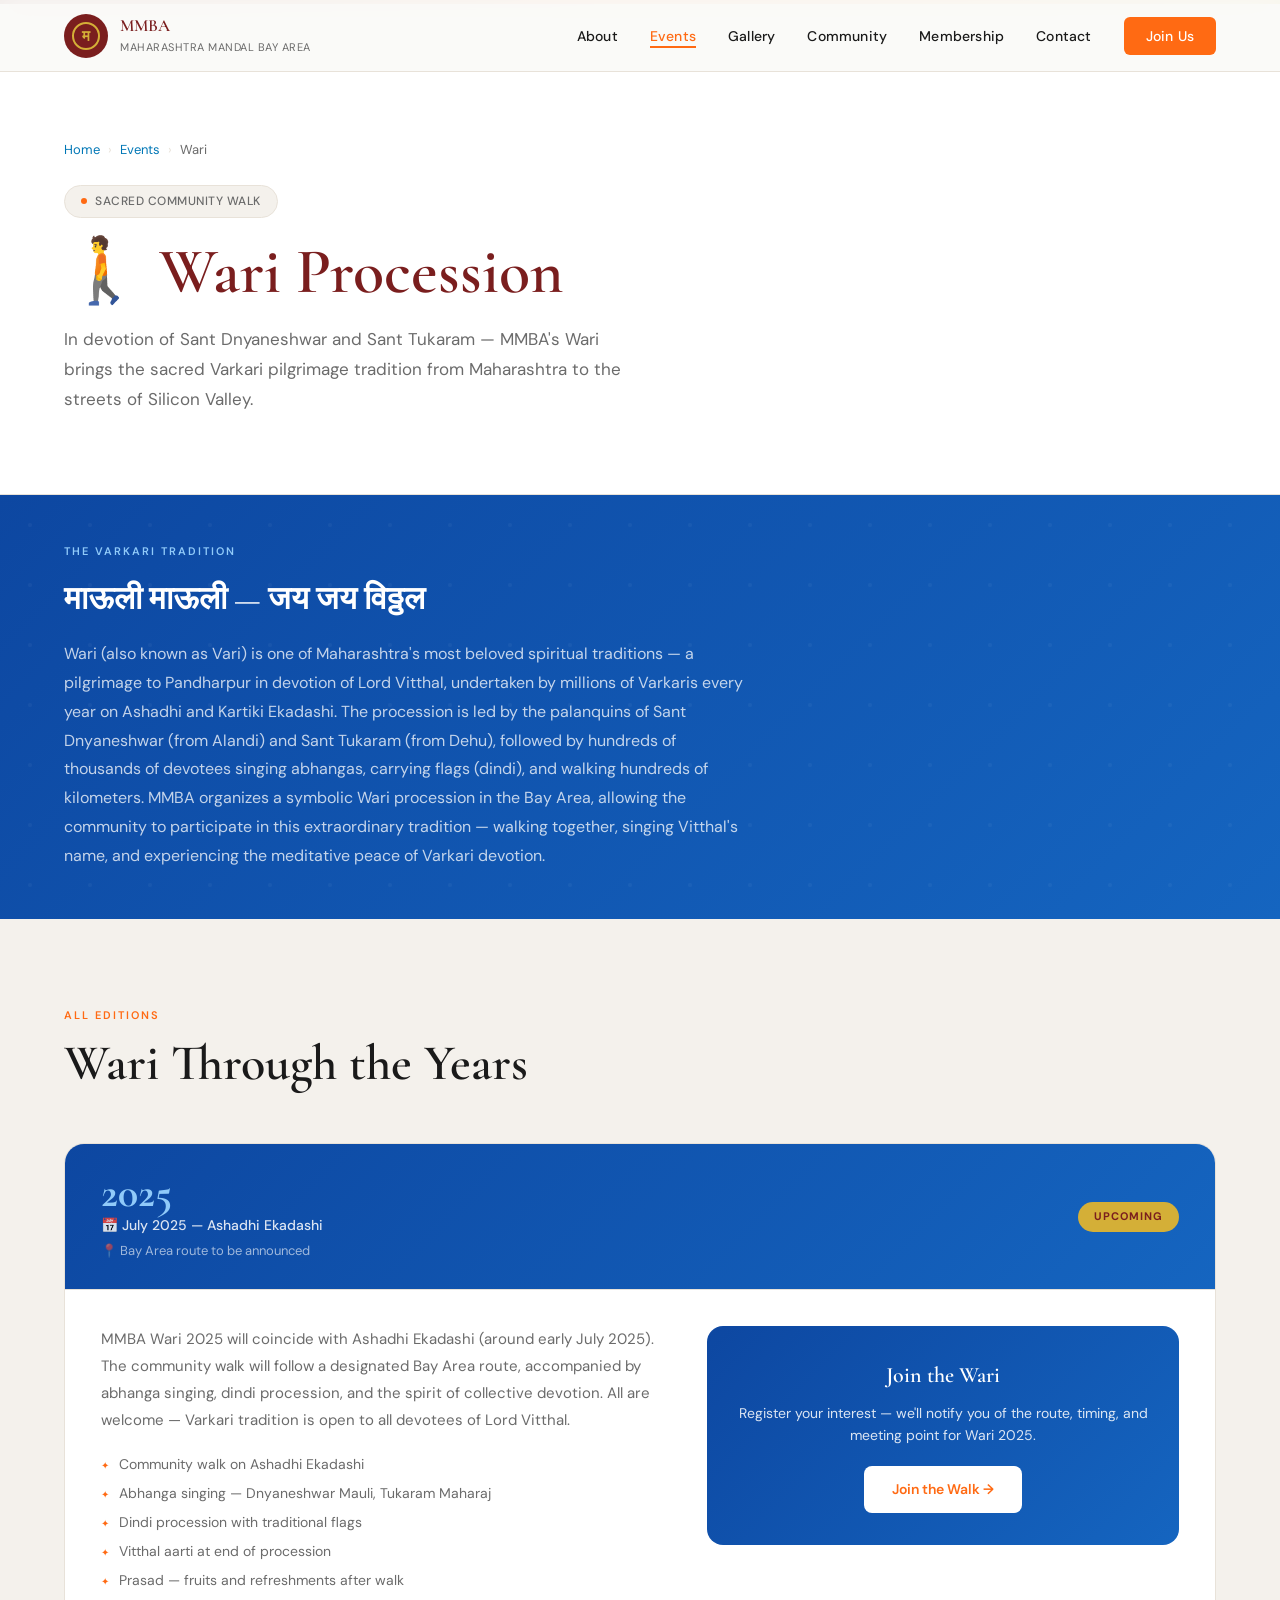
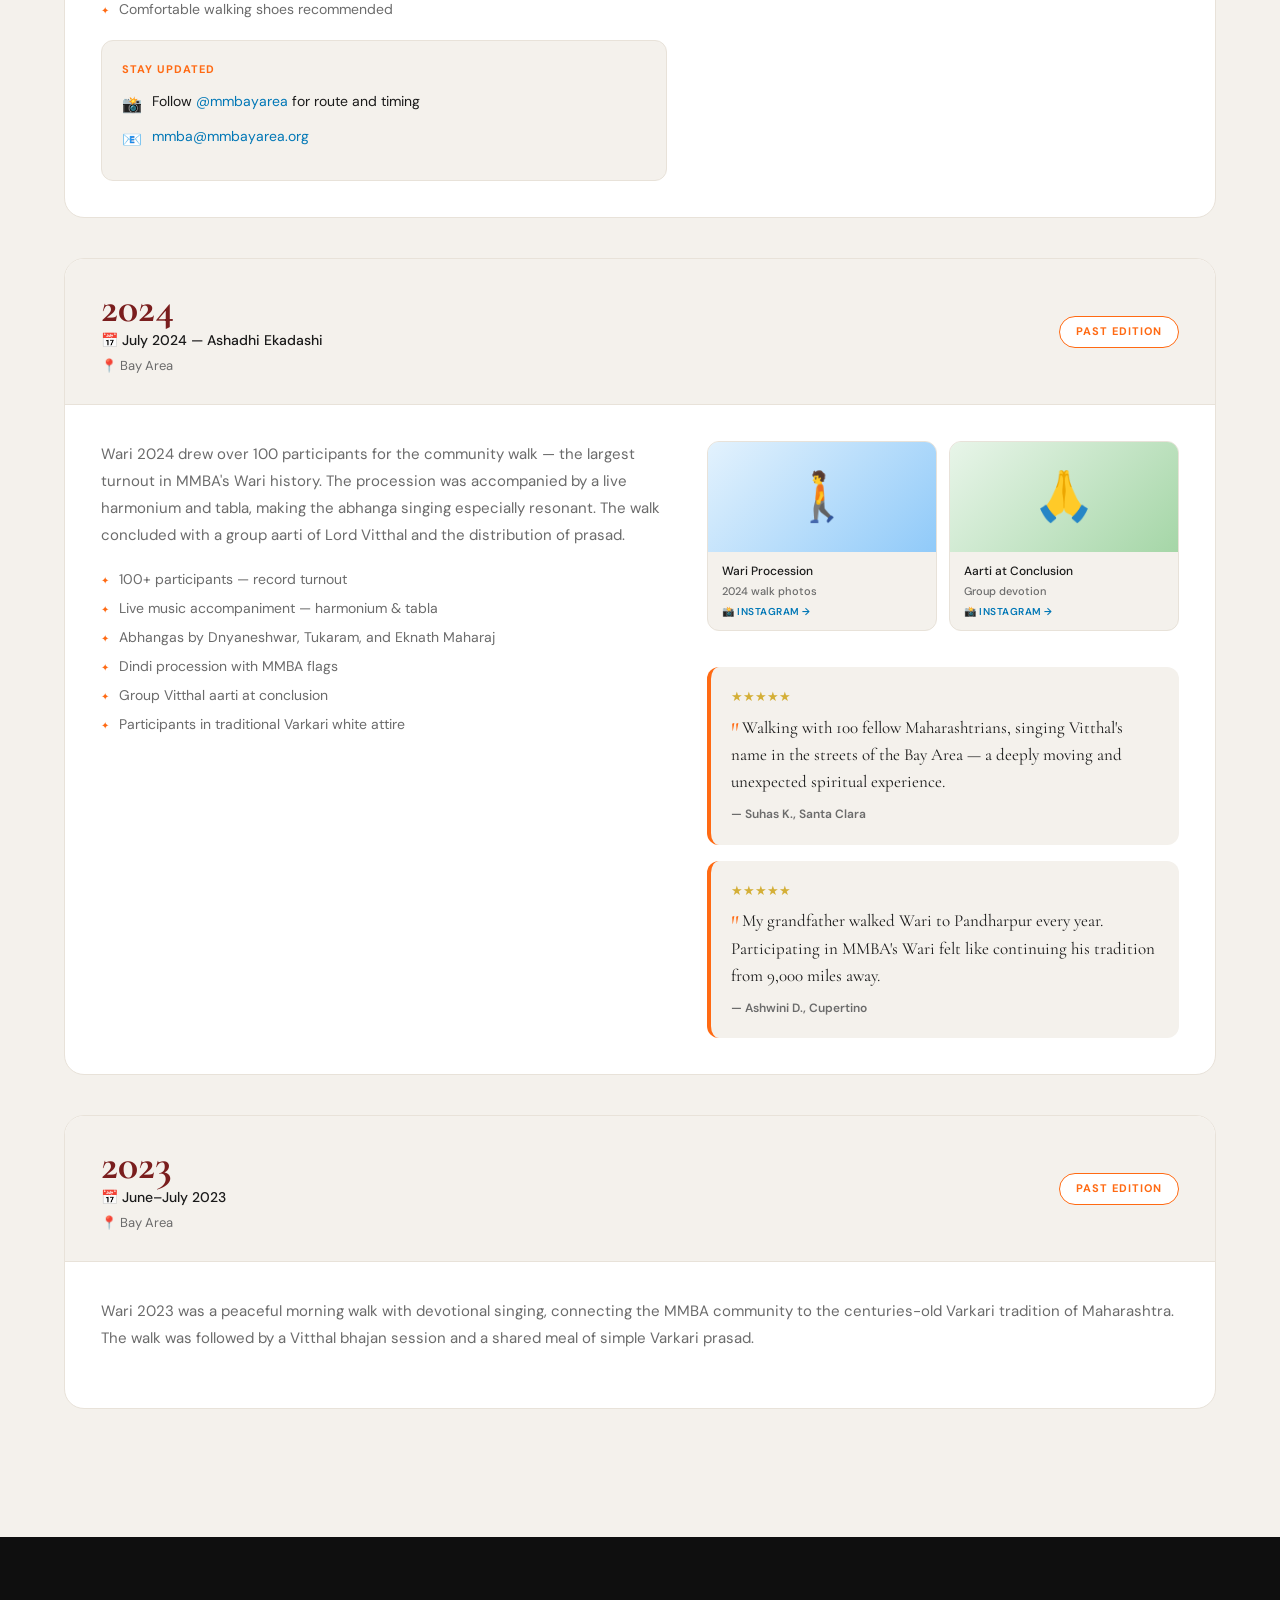
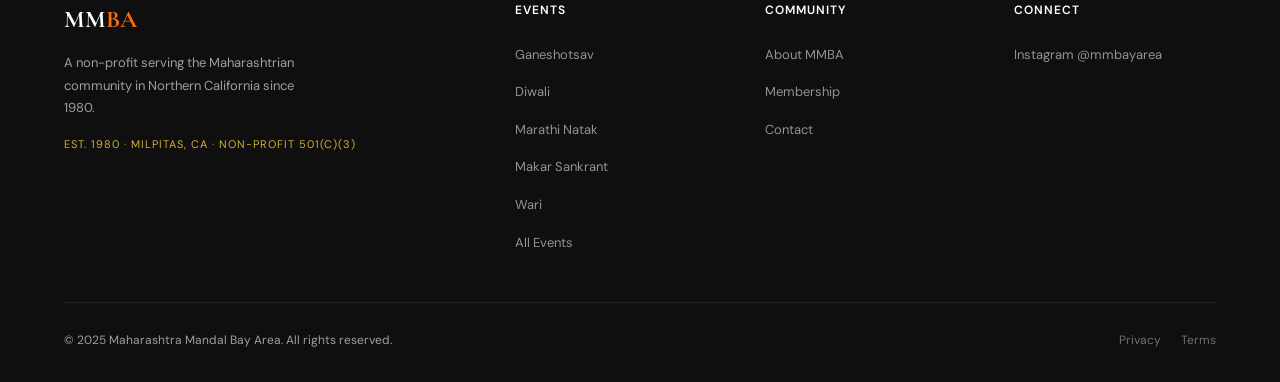
<file: event-wari.html>
<!DOCTYPE html>
<html lang="en">
<head>
<meta charset="UTF-8">
<meta name="viewport" content="width=device-width, initial-scale=1.0">
<title>Wari Procession – MMBA Maharashtra Mandal Bay Area</title>
<meta name="description" content="MMBA Wari Procession — keeping the sacred Varkari pilgrimage tradition of Maharashtra alive in Silicon Valley.">
<link rel="preconnect" href="https://fonts.googleapis.com">
<link href="https://fonts.googleapis.com/css2?family=Cormorant+Garamond:wght@400;500;600;700&family=DM+Sans:wght@300;400;500;600&display=swap" rel="stylesheet">
<link rel="stylesheet" href="css/global.css">
<link rel="stylesheet" href="css/event-page.css">
</head>
<body>

<nav id="navbar">
  <a href="index.html" class="nav-logo">
    <div class="logo-emblem"><span>म</span></div>
    <div class="logo-text"><span class="name">MMBA</span><span class="tagline">Maharashtra Mandal Bay Area</span></div>
  </a>
  <ul class="nav-links">
    <li><a href="about.html">About</a></li><li><a href="events.html" class="active">Events</a></li>
    <li><a href="gallery.html">Gallery</a></li><li><a href="community.html">Community</a></li>
    <li><a href="membership.html">Membership</a></li><li><a href="contact.html">Contact</a></li>
    <li><a href="membership.html" class="btn-nav-join">Join Us</a></li>
  </ul>
  <button class="nav-hamburger" id="hamburger"><span></span><span></span><span></span></button>
</nav>
<nav class="mobile-menu" id="mobile-menu">
  <a href="about.html">About</a><a href="events.html">Events</a><a href="gallery.html">Gallery</a>
  <a href="community.html">Community</a><a href="membership.html">Membership</a>
  <a href="contact.html">Contact</a><a href="membership.html" class="btn-nav-join">Join Us</a>
</nav>

<div class="page-hero motif-bg">
  <div class="accent-line"></div>
  <div class="breadcrumb"><a href="index.html">Home</a><span class="sep">›</span><a href="events.html">Events</a><span class="sep">›</span><span>Wari</span></div>
  <div class="page-hero-badge"><span class="dot"></span>Sacred Community Walk</div>
  <h1>🚶 <span class="accent">Wari Procession</span></h1>
  <p class="lead">In devotion of Sant Dnyaneshwar and Sant Tukaram — MMBA's Wari brings the sacred Varkari pilgrimage tradition from Maharashtra to the streets of Silicon Valley.</p>
</div>

<div class="event-intro" style="background:linear-gradient(135deg,#0D47A1,#1565C0)">
  <div class="event-intro-inner">
    <span class="section-label" style="color:#90CAF9">The Varkari Tradition</span>
    <h2 style="font-family:'Cormorant Garamond',serif;font-size:32px;font-weight:600;color:white">माऊली माऊली — जय जय विठ्ठल</h2>
    <p>Wari (also known as Vari) is one of Maharashtra's most beloved spiritual traditions — a pilgrimage to Pandharpur in devotion of Lord Vitthal, undertaken by millions of Varkaris every year on Ashadhi and Kartiki Ekadashi. The procession is led by the palanquins of Sant Dnyaneshwar (from Alandi) and Sant Tukaram (from Dehu), followed by hundreds of thousands of devotees singing abhangas, carrying flags (dindi), and walking hundreds of kilometers. MMBA organizes a symbolic Wari procession in the Bay Area, allowing the community to participate in this extraordinary tradition — walking together, singing Vitthal's name, and experiencing the meditative peace of Varkari devotion.</p>
  </div>
</div>

<section style="background:var(--bg2)">
  <div class="section-head fade-in">
    <span class="section-label">All Editions</span>
    <h2 class="section-title">Wari Through the Years</h2>
  </div>

  <!-- 2025 -->
  <div class="edition fade-in">
    <div class="edition-header upcoming" style="background:linear-gradient(135deg,#0D47A1,#1565C0)">
      <div>
        <div class="edition-year" style="color:#90CAF9">2025</div>
        <div class="edition-meta">
          <div class="edition-dates" style="color:rgba(255,255,255,0.85)">📅 July 2025 — Ashadhi Ekadashi</div>
          <div class="edition-venue" style="color:rgba(255,255,255,0.6)">📍 Bay Area route to be announced</div>
        </div>
      </div>
      <span class="edition-badge badge-upcoming">Upcoming</span>
    </div>
    <div class="edition-body">
      <div class="edition-grid">
        <div>
          <p class="edition-desc">MMBA Wari 2025 will coincide with Ashadhi Ekadashi (around early July 2025). The community walk will follow a designated Bay Area route, accompanied by abhanga singing, dindi procession, and the spirit of collective devotion. All are welcome — Varkari tradition is open to all devotees of Lord Vitthal.</p>
          <ul class="highlights">
            <li>Community walk on Ashadhi Ekadashi</li>
            <li>Abhanga singing — Dnyaneshwar Mauli, Tukaram Maharaj</li>
            <li>Dindi procession with traditional flags</li>
            <li>Vitthal aarti at end of procession</li>
            <li>Prasad — fruits and refreshments after walk</li>
            <li>Comfortable walking shoes recommended</li>
          </ul>
          <div class="venue-box">
            <h5>Stay Updated</h5>
            <div class="venue-row"><span class="venue-icon">📸</span><span class="venue-text">Follow <a href="https://instagram.com/mmbayarea" target="_blank">@mmbayarea</a> for route and timing</span></div>
            <div class="venue-row"><span class="venue-icon">📧</span><span class="venue-text"><a href="mailto:mmba@mmbayarea.org">mmba@mmbayarea.org</a></span></div>
          </div>
        </div>
        <div class="side-info">
          <div class="register-cta" style="background:linear-gradient(135deg,#0D47A1,#1565C0)">
            <h4>Join the Wari</h4>
            <p>Register your interest — we'll notify you of the route, timing, and meeting point for Wari 2025.</p>
            <a href="contact.html">Join the Walk →</a>
          </div>
        </div>
      </div>
    </div>
  </div>

  <!-- 2024 -->
  <div class="edition fade-in">
    <div class="edition-header">
      <div>
        <div class="edition-year">2024</div>
        <div class="edition-meta">
          <div class="edition-dates">📅 July 2024 — Ashadhi Ekadashi</div>
          <div class="edition-venue">📍 Bay Area</div>
        </div>
      </div>
      <span class="edition-badge badge-past">Past Edition</span>
    </div>
    <div class="edition-body">
      <div class="edition-grid">
        <div>
          <p class="edition-desc">Wari 2024 drew over 100 participants for the community walk — the largest turnout in MMBA's Wari history. The procession was accompanied by a live harmonium and tabla, making the abhanga singing especially resonant. The walk concluded with a group aarti of Lord Vitthal and the distribution of prasad.</p>
          <ul class="highlights">
            <li>100+ participants — record turnout</li>
            <li>Live music accompaniment — harmonium & tabla</li>
            <li>Abhangas by Dnyaneshwar, Tukaram, and Eknath Maharaj</li>
            <li>Dindi procession with MMBA flags</li>
            <li>Group Vitthal aarti at conclusion</li>
            <li>Participants in traditional Varkari white attire</li>
          </ul>
        </div>
        <div class="side-info">
          <div class="photo-links">
            <a href="https://www.instagram.com/mmbayarea/" target="_blank" class="photo-link">
              <div class="photo-thumb g5">🚶</div>
              <div class="photo-link-label">Wari Procession<div class="photo-link-sub">2024 walk photos</div><span class="photo-link-ext">📸 Instagram →</span></div>
            </a>
            <a href="https://www.instagram.com/mmbayarea/" target="_blank" class="photo-link">
              <div class="photo-thumb g7">🙏</div>
              <div class="photo-link-label">Aarti at Conclusion<div class="photo-link-sub">Group devotion</div><span class="photo-link-ext">📸 Instagram →</span></div>
            </a>
          </div>
          <div class="feedback-list" style="margin-top:16px">
            <div class="feedback-item">
              <div class="feedback-stars">★★★★★</div>
              <div class="feedback-text">Walking with 100 fellow Maharashtrians, singing Vitthal's name in the streets of the Bay Area — a deeply moving and unexpected spiritual experience.</div>
              <div class="feedback-author">— Suhas K., Santa Clara</div>
            </div>
            <div class="feedback-item">
              <div class="feedback-stars">★★★★★</div>
              <div class="feedback-text">My grandfather walked Wari to Pandharpur every year. Participating in MMBA's Wari felt like continuing his tradition from 9,000 miles away.</div>
              <div class="feedback-author">— Ashwini D., Cupertino</div>
            </div>
          </div>
        </div>
      </div>
    </div>
  </div>

  <!-- 2023 -->
  <div class="edition fade-in">
    <div class="edition-header">
      <div>
        <div class="edition-year">2023</div>
        <div class="edition-meta">
          <div class="edition-dates">📅 June–July 2023</div>
          <div class="edition-venue">📍 Bay Area</div>
        </div>
      </div>
      <span class="edition-badge badge-past">Past Edition</span>
    </div>
    <div class="edition-body">
      <p class="edition-desc">Wari 2023 was a peaceful morning walk with devotional singing, connecting the MMBA community to the centuries-old Varkari tradition of Maharashtra. The walk was followed by a Vitthal bhajan session and a shared meal of simple Varkari prasad.</p>
    </div>
  </div>

</section>

<footer>
  <div class="footer-grid">
    <div class="footer-brand"><div class="logo-mark">MM<span>BA</span></div><p>A non-profit serving the Maharashtrian community in Northern California since 1980.</p><div class="est">Est. 1980 · Milpitas, CA · Non-Profit 501(c)(3)</div></div>
    <div class="footer-col"><h4>Events</h4><ul><li><a href="event-ganeshotsav.html">Ganeshotsav</a></li><li><a href="event-diwali.html">Diwali</a></li><li><a href="event-natak.html">Marathi Natak</a></li><li><a href="event-makar-sankrant.html">Makar Sankrant</a></li><li><a href="event-wari.html">Wari</a></li><li><a href="events.html">All Events</a></li></ul></div>
    <div class="footer-col"><h4>Community</h4><ul><li><a href="about.html">About MMBA</a></li><li><a href="membership.html">Membership</a></li><li><a href="contact.html">Contact</a></li></ul></div>
    <div class="footer-col"><h4>Connect</h4><ul><li><a href="https://instagram.com/mmbayarea" target="_blank">Instagram @mmbayarea</a></li></ul></div>
  </div>
  <div class="footer-bottom"><span>© 2025 Maharashtra Mandal Bay Area. All rights reserved.</span><div class="footer-links"><a href="#">Privacy</a><a href="#">Terms</a></div></div>
</footer>
<script src="js/main.js"></script>
</body>
</html>
</file>
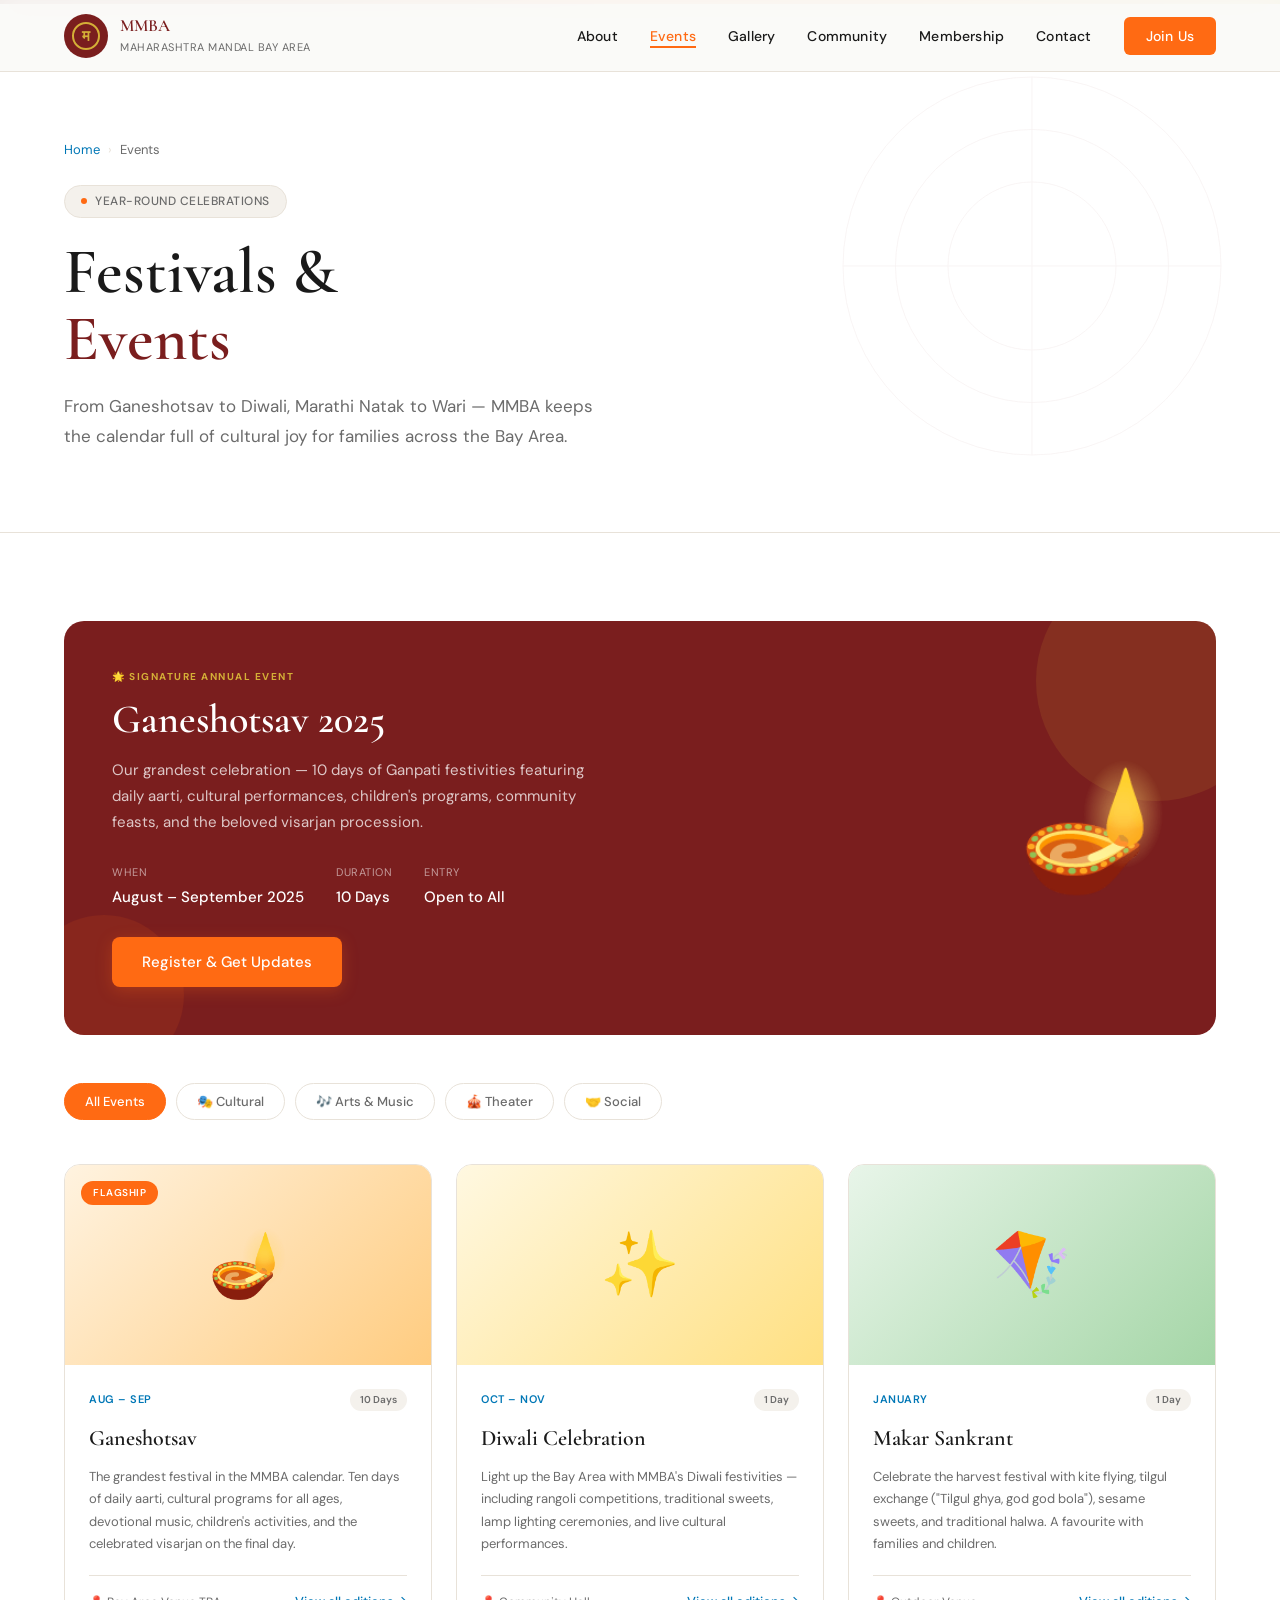
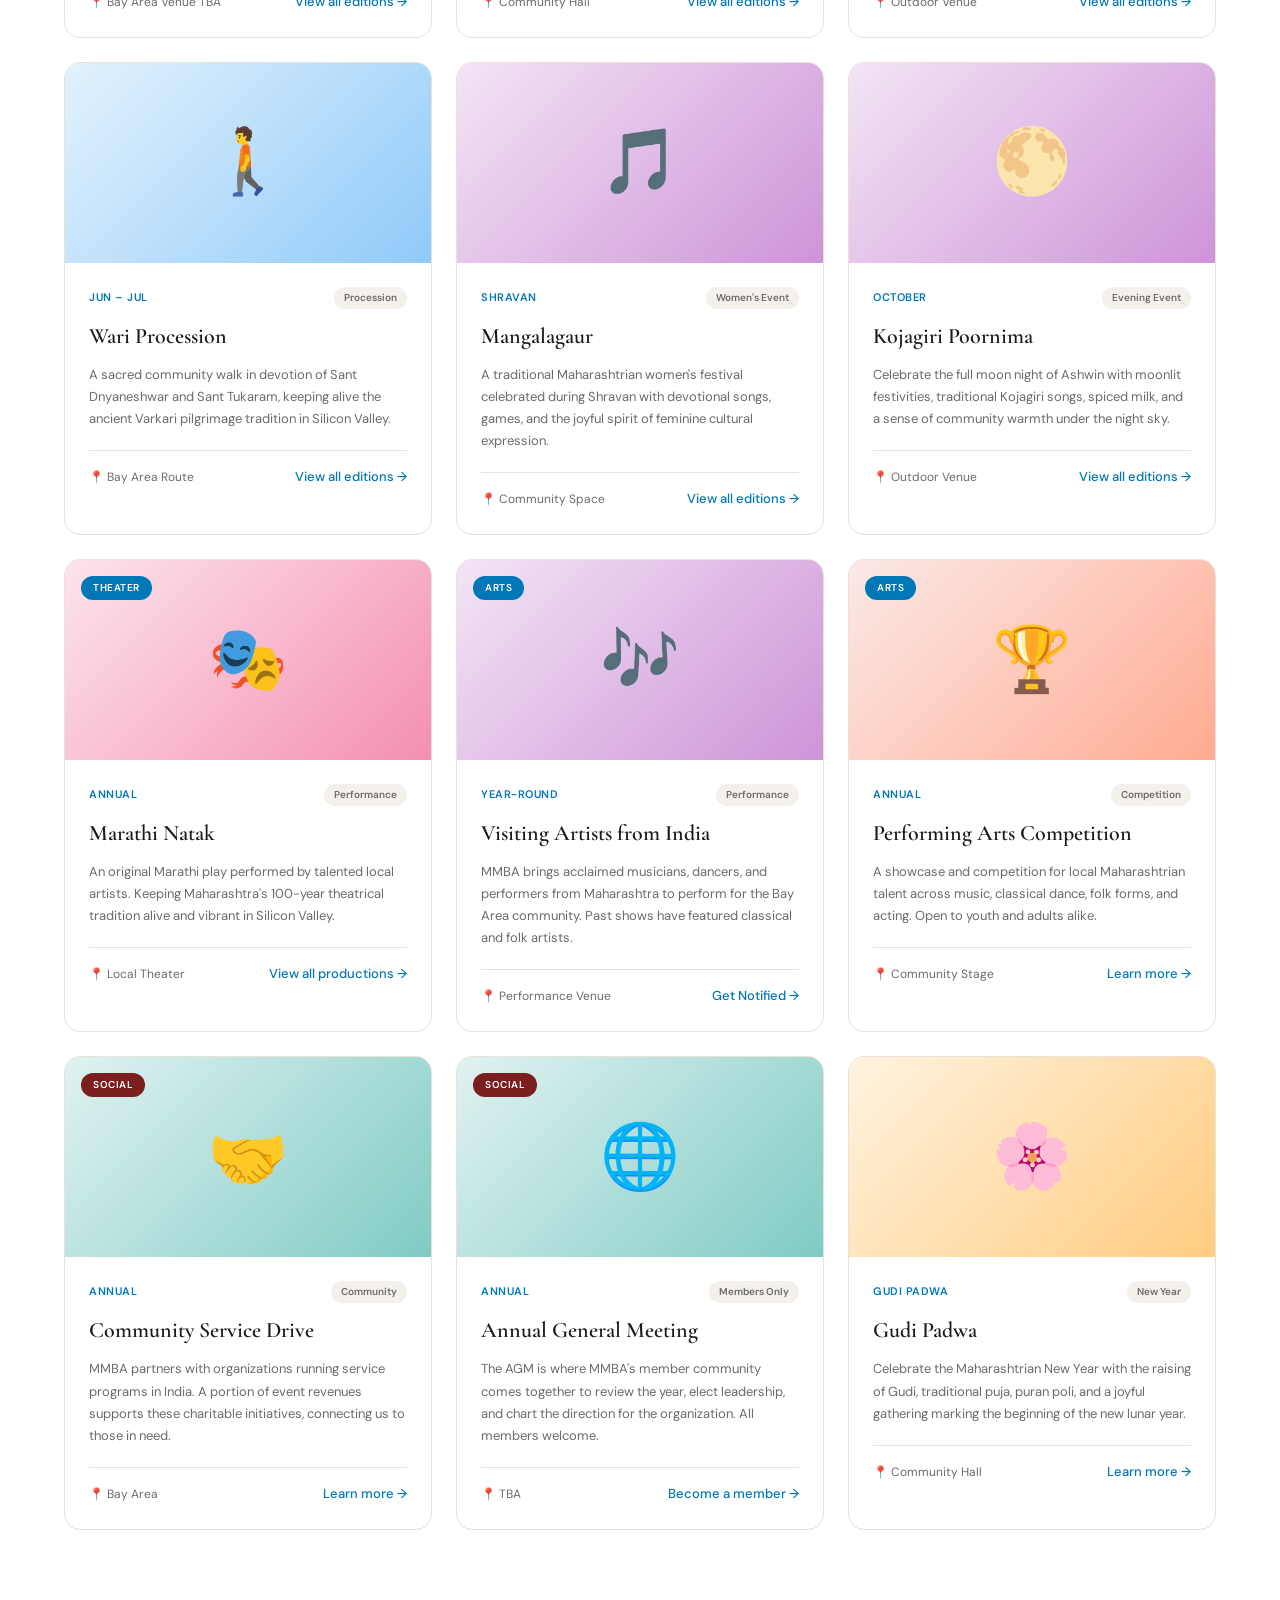
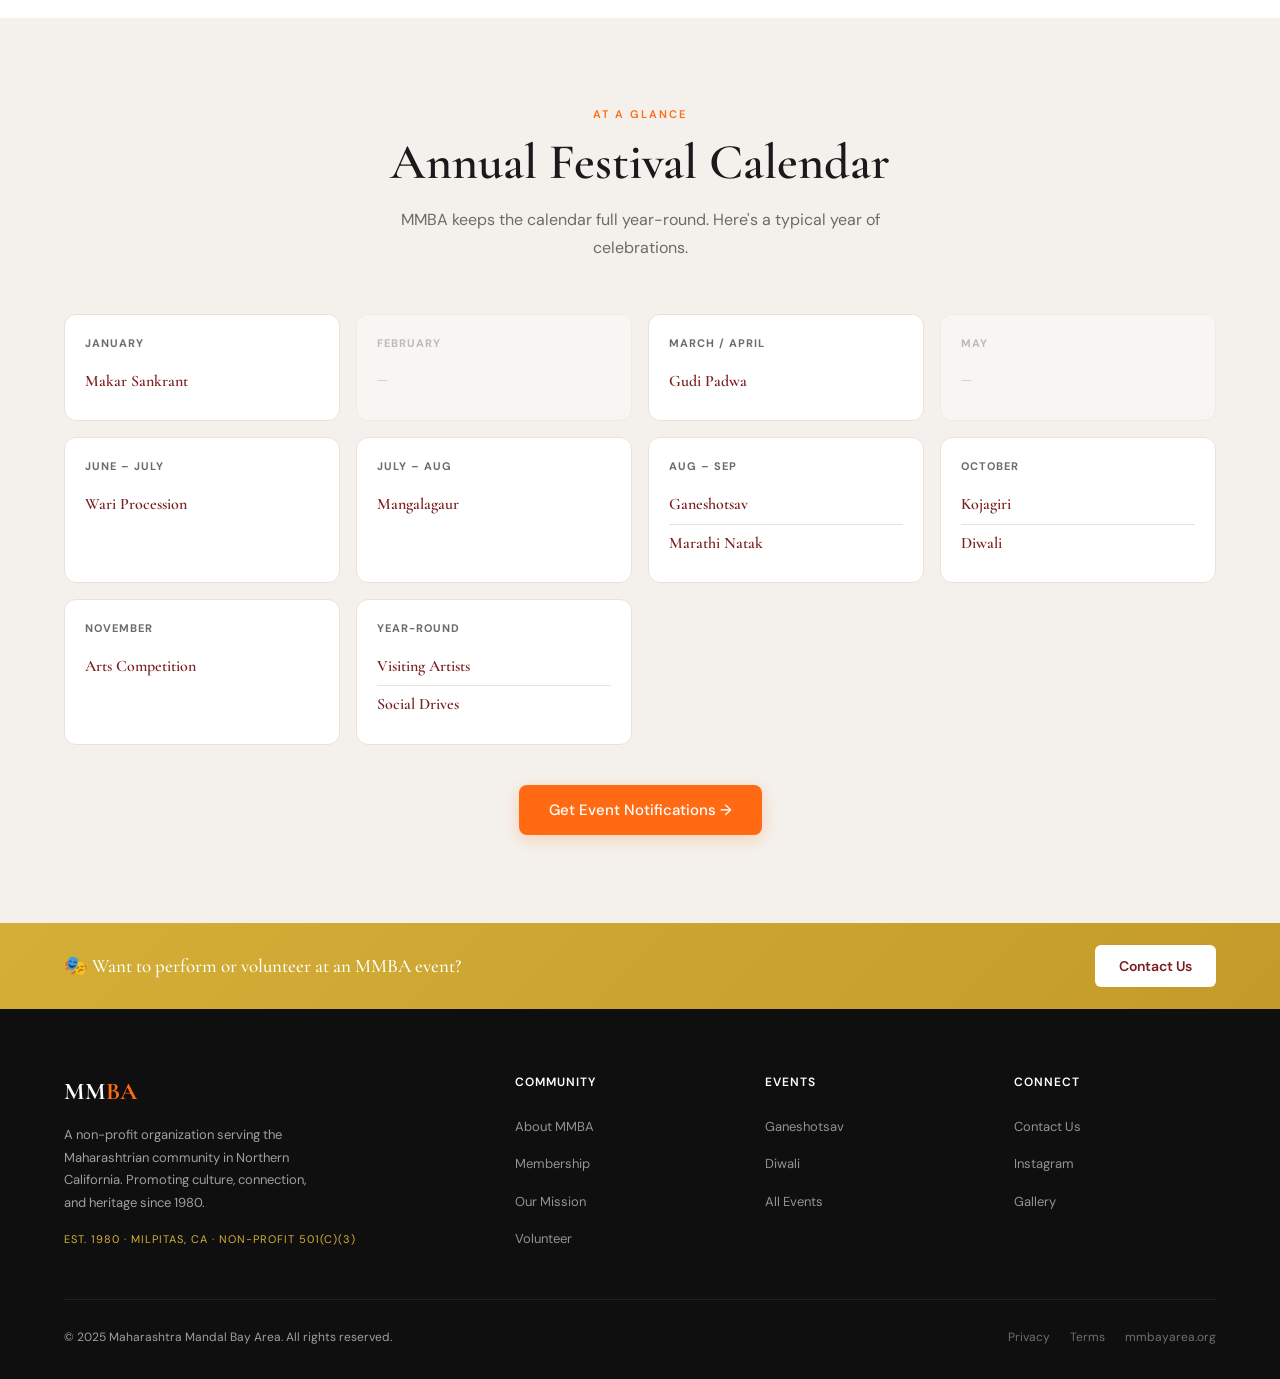
<file: events.html>
<!DOCTYPE html>
<html lang="en">
<head>
<meta charset="UTF-8">
<meta name="viewport" content="width=device-width, initial-scale=1.0">
<title>Events – MMBA Maharashtra Mandal Bay Area</title>
<meta name="description" content="Upcoming and annual events by Maharashtra Mandal Bay Area — Ganeshotsav, Diwali, Marathi Natak, Makar Sankrant, Wari, and more.">
<link rel="preconnect" href="https://fonts.googleapis.com">
<link href="https://fonts.googleapis.com/css2?family=Cormorant+Garamond:wght@400;500;600;700&family=DM+Sans:wght@300;400;500;600&display=swap" rel="stylesheet">
<link rel="stylesheet" href="css/global.css">
<style>
/* ── FILTERS ── */
.filter-bar {
  display: flex; flex-wrap: wrap; gap: 10px;
  margin-bottom: 44px;
}
.filter-btn {
  padding: 9px 20px; border-radius: 100px;
  border: 1.5px solid var(--border);
  background: var(--white); color: var(--muted);
  font-size: 13px; font-weight: 500;
  cursor: pointer; transition: all 0.2s;
  font-family: inherit;
}
.filter-btn:hover { border-color: var(--kesari); color: var(--kesari); }
.filter-btn.active { background: var(--kesari); border-color: var(--kesari); color: white; }

/* ── EVENTS MAIN GRID ── */
.events-main { display: grid; grid-template-columns: repeat(3,1fr); gap: 24px; }
.ev-card {
  background: var(--white); border: 1px solid var(--border);
  border-radius: 16px; overflow: hidden;
  transition: transform 0.2s, box-shadow 0.2s;
}
.ev-card:hover { transform: translateY(-5px); box-shadow: 0 16px 48px rgba(0,0,0,0.1); }
.ev-thumb {
  height: 200px; display: flex; align-items: center; justify-content: center;
  font-size: 64px; position: relative; overflow: hidden;
}
.ev-thumb.ganesh  { background: linear-gradient(135deg,#FFF3E0,#FFCC80); }
.ev-thumb.diwali  { background: linear-gradient(135deg,#FFF8E1,#FFE082); }
.ev-thumb.sankrant{ background: linear-gradient(135deg,#E8F5E9,#A5D6A7); }
.ev-thumb.wari    { background: linear-gradient(135deg,#E3F2FD,#90CAF9); }
.ev-thumb.theater { background: linear-gradient(135deg,#FCE4EC,#F48FB1); }
.ev-thumb.music   { background: linear-gradient(135deg,#F3E5F5,#CE93D8); }
.ev-thumb.social  { background: linear-gradient(135deg,#E0F2F1,#80CBC4); }
.ev-thumb.natak   { background: linear-gradient(135deg,#FBE9E7,#FFAB91); }

.ev-tag {
  position: absolute; top: 16px; left: 16px;
  background: var(--kesari); color: white;
  font-size: 10px; font-weight: 600; padding: 4px 12px;
  border-radius: 100px; letter-spacing: 0.5px; text-transform: uppercase;
}
.ev-tag.arts    { background: var(--blue); }
.ev-tag.social  { background: var(--maroon); }

.ev-body { padding: 24px; }
.ev-meta { display: flex; align-items: center; justify-content: space-between; margin-bottom: 10px; }
.ev-date { font-size: 11px; font-weight: 600; color: var(--blue); letter-spacing: 0.5px; text-transform: uppercase; }
.ev-month-badge {
  font-size: 10px; font-weight: 600; color: var(--muted);
  background: var(--bg2); padding: 3px 10px; border-radius: 100px;
}
.ev-name { font-family: 'Cormorant Garamond',serif; font-size: 22px; font-weight: 600; color: var(--text); margin-bottom: 10px; }
.ev-desc { font-size: 13px; color: var(--muted); line-height: 1.7; margin-bottom: 20px; }
.ev-footer { display: flex; align-items: center; justify-content: space-between; padding-top: 16px; border-top: 1px solid var(--border); }
.ev-location { font-size: 12px; color: var(--muted); display: flex; align-items: center; gap: 4px; }
.ev-cta { color: var(--blue); font-size: 13px; font-weight: 500; text-decoration: none; display: inline-flex; align-items: center; gap: 4px; transition: gap 0.2s; }
.ev-cta:hover { gap: 8px; }

/* ── FEATURED EVENT ── */
.ev-featured {
  background: var(--maroon); border-radius: 20px; padding: 48px;
  color: white; display: grid; grid-template-columns: 1fr auto;
  gap: 48px; align-items: center; margin-bottom: 48px;
  position: relative; overflow: hidden;
}
.ev-featured::before {
  content: ''; position: absolute; right: -60px; top: -60px;
  width: 240px; height: 240px; background: rgba(212,175,55,0.12); border-radius: 50%;
}
.ev-featured::after {
  content: ''; position: absolute; left: -40px; bottom: -40px;
  width: 160px; height: 160px; background: rgba(255,106,19,0.1); border-radius: 50%;
}
.ev-featured-badge { font-size: 10px; font-weight: 700; color: var(--gold); text-transform: uppercase; letter-spacing: 1.5px; margin-bottom: 12px; }
.ev-featured h2 { font-family: 'Cormorant Garamond',serif; font-size: 40px; font-weight: 600; line-height: 1.1; margin-bottom: 16px; }
.ev-featured p { font-size: 15px; opacity: 0.75; line-height: 1.75; max-width: 480px; margin-bottom: 28px; }
.ev-featured-info { display: flex; gap: 32px; margin-bottom: 28px; }
.ev-fi-item .fi-label { font-size: 11px; opacity: 0.55; text-transform: uppercase; letter-spacing: 0.5px; }
.ev-fi-item .fi-val { font-size: 15px; font-weight: 500; margin-top: 4px; }
.ev-featured-emoji { font-size: 120px; position: relative; z-index: 1; }

/* ── ANNUAL CALENDAR ── */
.cal-grid { display: grid; grid-template-columns: repeat(4,1fr); gap: 16px; }
.cal-month {
  background: var(--white); border: 1px solid var(--border);
  border-radius: 12px; padding: 20px;
  transition: border-color 0.2s;
}
.cal-month:hover { border-color: var(--kesari); }
.cal-month-name {
  font-size: 11px; font-weight: 700; text-transform: uppercase;
  letter-spacing: 1px; color: var(--muted); margin-bottom: 10px;
}
.cal-event {
  font-family: 'Cormorant Garamond',serif;
  font-size: 16px; font-weight: 600; color: var(--maroon);
  padding: 6px 0; border-bottom: 1px solid var(--border);
}
.cal-event:last-child { border-bottom: none; }
.cal-month.empty { opacity: 0.4; }

@media (max-width: 900px) {
  .events-main { grid-template-columns: 1fr 1fr; }
  .cal-grid { grid-template-columns: repeat(3,1fr); }
}
@media (max-width: 768px) {
  .events-main { grid-template-columns: 1fr; }
  .ev-featured { grid-template-columns: 1fr; }
  .ev-featured-emoji { display: none; }
  .cal-grid { grid-template-columns: repeat(2,1fr); }
}
</style>
</head>
<body>

<nav id="navbar">
  <a href="index.html" class="nav-logo">
    <div class="logo-emblem"><span>म</span></div>
    <div class="logo-text"><span class="name">MMBA</span><span class="tagline">Maharashtra Mandal Bay Area</span></div>
  </a>
  <ul class="nav-links">
    <li><a href="about.html">About</a></li>
    <li><a href="events.html" class="active">Events</a></li>
    <li><a href="gallery.html">Gallery</a></li>
    <li><a href="community.html">Community</a></li>
    <li><a href="membership.html">Membership</a></li>
    <li><a href="contact.html">Contact</a></li>
    <li><a href="membership.html" class="btn-nav-join">Join Us</a></li>
  </ul>
  <button class="nav-hamburger" id="hamburger"><span></span><span></span><span></span></button>
</nav>
<nav class="mobile-menu" id="mobile-menu">
  <a href="about.html">About</a><a href="events.html">Events</a><a href="gallery.html">Gallery</a>
  <a href="community.html">Community</a><a href="membership.html">Membership</a>
  <a href="contact.html">Contact</a><a href="membership.html" class="btn-nav-join">Join Us</a>
</nav>

<!-- HERO -->
<div class="page-hero motif-bg">
  <div class="accent-line"></div>
  <svg class="page-hero-motif" viewBox="0 0 400 400" xmlns="http://www.w3.org/2000/svg">
    <g fill="none" stroke="#7A1E1E" stroke-width="0.8"><circle cx="200" cy="200" r="180"/><circle cx="200" cy="200" r="130"/><circle cx="200" cy="200" r="80"/><line x1="200" y1="20" x2="200" y2="380"/><line x1="20" y1="200" x2="380" y2="200"/></g>
  </svg>
  <div class="breadcrumb"><a href="index.html">Home</a><span class="sep">›</span><span>Events</span></div>
  <div class="page-hero-badge"><span class="dot"></span>Year-Round Celebrations</div>
  <h1>Festivals &<br><span class="accent">Events</span></h1>
  <p class="lead">From Ganeshotsav to Diwali, Marathi Natak to Wari — MMBA keeps the calendar full of cultural joy for families across the Bay Area.</p>
</div>

<!-- FEATURED -->
<section style="background:var(--white)">
  <div class="ev-featured fade-in">
    <div style="position:relative;z-index:1">
      <div class="ev-featured-badge">🌟 Signature Annual Event</div>
      <h2>Ganeshotsav 2025</h2>
      <p>Our grandest celebration — 10 days of Ganpati festivities featuring daily aarti, cultural performances, children's programs, community feasts, and the beloved visarjan procession.</p>
      <div class="ev-featured-info">
        <div class="ev-fi-item"><div class="fi-label">When</div><div class="fi-val">August – September 2025</div></div>
        <div class="ev-fi-item"><div class="fi-label">Duration</div><div class="fi-val">10 Days</div></div>
        <div class="ev-fi-item"><div class="fi-label">Entry</div><div class="fi-val">Open to All</div></div>
      </div>
      <a href="contact.html" class="btn-primary">Register & Get Updates</a>
    </div>
    <div class="ev-featured-emoji">🪔</div>
  </div>

  <!-- FILTERS -->
  <div class="filter-bar">
    <button class="filter-btn active" data-filter="all">All Events</button>
    <button class="filter-btn" data-filter="cultural">🎭 Cultural</button>
    <button class="filter-btn" data-filter="arts">🎶 Arts & Music</button>
    <button class="filter-btn" data-filter="theater">🎪 Theater</button>
    <button class="filter-btn" data-filter="social">🤝 Social</button>
  </div>

  <!-- EVENTS GRID -->
  <div class="events-main">
    <div class="ev-card fade-in" data-category="cultural">
      <div class="ev-thumb ganesh"><span class="ev-tag">Flagship</span>🪔</div>
      <div class="ev-body">
        <div class="ev-meta"><span class="ev-date">Aug – Sep</span><span class="ev-month-badge">10 Days</span></div>
        <div class="ev-name">Ganeshotsav</div>
        <p class="ev-desc">The grandest festival in the MMBA calendar. Ten days of daily aarti, cultural programs for all ages, devotional music, children's activities, and the celebrated visarjan on the final day.</p>
        <div class="ev-footer">
          <span class="ev-location">📍 Bay Area Venue TBA</span>
          <a href="event-ganeshotsav.html" class="ev-cta">View all editions →</a>
        </div>
      </div>
    </div>
    <div class="ev-card fade-in" data-category="cultural">
      <div class="ev-thumb diwali">✨</div>
      <div class="ev-body">
        <div class="ev-meta"><span class="ev-date">Oct – Nov</span><span class="ev-month-badge">1 Day</span></div>
        <div class="ev-name">Diwali Celebration</div>
        <p class="ev-desc">Light up the Bay Area with MMBA's Diwali festivities — including rangoli competitions, traditional sweets, lamp lighting ceremonies, and live cultural performances.</p>
        <div class="ev-footer">
          <span class="ev-location">📍 Community Hall</span>
          <a href="event-diwali.html" class="ev-cta">View all editions →</a>
        </div>
      </div>
    </div>
    <div class="ev-card fade-in" data-category="cultural">
      <div class="ev-thumb sankrant">🪁</div>
      <div class="ev-body">
        <div class="ev-meta"><span class="ev-date">January</span><span class="ev-month-badge">1 Day</span></div>
        <div class="ev-name">Makar Sankrant</div>
        <p class="ev-desc">Celebrate the harvest festival with kite flying, tilgul exchange ("Tilgul ghya, god god bola"), sesame sweets, and traditional halwa. A favourite with families and children.</p>
        <div class="ev-footer">
          <span class="ev-location">📍 Outdoor Venue</span>
          <a href="event-makar-sankrant.html" class="ev-cta">View all editions →</a>
        </div>
      </div>
    </div>
    <div class="ev-card fade-in" data-category="cultural">
      <div class="ev-thumb wari">🚶</div>
      <div class="ev-body">
        <div class="ev-meta"><span class="ev-date">Jun – Jul</span><span class="ev-month-badge">Procession</span></div>
        <div class="ev-name">Wari Procession</div>
        <p class="ev-desc">A sacred community walk in devotion of Sant Dnyaneshwar and Sant Tukaram, keeping alive the ancient Varkari pilgrimage tradition in Silicon Valley.</p>
        <div class="ev-footer">
          <span class="ev-location">📍 Bay Area Route</span>
          <a href="event-wari.html" class="ev-cta">View all editions →</a>
        </div>
      </div>
    </div>
    <div class="ev-card fade-in" data-category="cultural">
      <div class="ev-thumb music">🎵</div>
      <div class="ev-body">
        <div class="ev-meta"><span class="ev-date">Shravan</span><span class="ev-month-badge">Women's Event</span></div>
        <div class="ev-name">Mangalagaur</div>
        <p class="ev-desc">A traditional Maharashtrian women's festival celebrated during Shravan with devotional songs, games, and the joyful spirit of feminine cultural expression.</p>
        <div class="ev-footer">
          <span class="ev-location">📍 Community Space</span>
          <a href="event-mangalagaur.html" class="ev-cta">View all editions →</a>
        </div>
      </div>
    </div>
    <div class="ev-card fade-in" data-category="cultural">
      <div class="ev-thumb music">🌕</div>
      <div class="ev-body">
        <div class="ev-meta"><span class="ev-date">October</span><span class="ev-month-badge">Evening Event</span></div>
        <div class="ev-name">Kojagiri Poornima</div>
        <p class="ev-desc">Celebrate the full moon night of Ashwin with moonlit festivities, traditional Kojagiri songs, spiced milk, and a sense of community warmth under the night sky.</p>
        <div class="ev-footer">
          <span class="ev-location">📍 Outdoor Venue</span>
          <a href="event-mangalagaur.html#kojagiri" class="ev-cta">View all editions →</a>
        </div>
      </div>
    </div>
    <div class="ev-card fade-in" data-category="theater">
      <div class="ev-thumb theater"><span class="ev-tag arts">Theater</span>🎭</div>
      <div class="ev-body">
        <div class="ev-meta"><span class="ev-date">Annual</span><span class="ev-month-badge">Performance</span></div>
        <div class="ev-name">Marathi Natak</div>
        <p class="ev-desc">An original Marathi play performed by talented local artists. Keeping Maharashtra's 100-year theatrical tradition alive and vibrant in Silicon Valley.</p>
        <div class="ev-footer">
          <span class="ev-location">📍 Local Theater</span>
          <a href="event-natak.html" class="ev-cta">View all productions →</a>
        </div>
      </div>
    </div>
    <div class="ev-card fade-in" data-category="arts">
      <div class="ev-thumb music"><span class="ev-tag arts">Arts</span>🎶</div>
      <div class="ev-body">
        <div class="ev-meta"><span class="ev-date">Year-round</span><span class="ev-month-badge">Performance</span></div>
        <div class="ev-name">Visiting Artists from India</div>
        <p class="ev-desc">MMBA brings acclaimed musicians, dancers, and performers from Maharashtra to perform for the Bay Area community. Past shows have featured classical and folk artists.</p>
        <div class="ev-footer">
          <span class="ev-location">📍 Performance Venue</span>
          <a href="contact.html" class="ev-cta">Get Notified →</a>
        </div>
      </div>
    </div>
    <div class="ev-card fade-in" data-category="arts">
      <div class="ev-thumb natak"><span class="ev-tag arts">Arts</span>🏆</div>
      <div class="ev-body">
        <div class="ev-meta"><span class="ev-date">Annual</span><span class="ev-month-badge">Competition</span></div>
        <div class="ev-name">Performing Arts Competition</div>
        <p class="ev-desc">A showcase and competition for local Maharashtrian talent across music, classical dance, folk forms, and acting. Open to youth and adults alike.</p>
        <div class="ev-footer">
          <span class="ev-location">📍 Community Stage</span>
          <a href="contact.html" class="ev-cta">Learn more →</a>
        </div>
      </div>
    </div>
    <div class="ev-card fade-in" data-category="social">
      <div class="ev-thumb social"><span class="ev-tag social">Social</span>🤝</div>
      <div class="ev-body">
        <div class="ev-meta"><span class="ev-date">Annual</span><span class="ev-month-badge">Community</span></div>
        <div class="ev-name">Community Service Drive</div>
        <p class="ev-desc">MMBA partners with organizations running service programs in India. A portion of event revenues supports these charitable initiatives, connecting us to those in need.</p>
        <div class="ev-footer">
          <span class="ev-location">📍 Bay Area</span>
          <a href="contact.html" class="ev-cta">Learn more →</a>
        </div>
      </div>
    </div>
    <div class="ev-card fade-in" data-category="social">
      <div class="ev-thumb social"><span class="ev-tag social">Social</span>🌐</div>
      <div class="ev-body">
        <div class="ev-meta"><span class="ev-date">Annual</span><span class="ev-month-badge">Members Only</span></div>
        <div class="ev-name">Annual General Meeting</div>
        <p class="ev-desc">The AGM is where MMBA's member community comes together to review the year, elect leadership, and chart the direction for the organization. All members welcome.</p>
        <div class="ev-footer">
          <span class="ev-location">📍 TBA</span>
          <a href="membership.html" class="ev-cta">Become a member →</a>
        </div>
      </div>
    </div>
    <div class="ev-card fade-in" data-category="cultural">
      <div class="ev-thumb ganesh">🌸</div>
      <div class="ev-body">
        <div class="ev-meta"><span class="ev-date">Gudi Padwa</span><span class="ev-month-badge">New Year</span></div>
        <div class="ev-name">Gudi Padwa</div>
        <p class="ev-desc">Celebrate the Maharashtrian New Year with the raising of Gudi, traditional puja, puran poli, and a joyful gathering marking the beginning of the new lunar year.</p>
        <div class="ev-footer">
          <span class="ev-location">📍 Community Hall</span>
          <a href="contact.html" class="ev-cta">Learn more →</a>
        </div>
      </div>
    </div>
  </div>
</section>

<!-- ANNUAL CALENDAR -->
<section style="background:var(--bg2)">
  <div class="section-head fade-in centered">
    <span class="section-label">At a Glance</span>
    <h2 class="section-title">Annual Festival Calendar</h2>
    <p class="section-sub">MMBA keeps the calendar full year-round. Here's a typical year of celebrations.</p>
  </div>
  <div class="cal-grid fade-in">
    <div class="cal-month"><div class="cal-month-name">January</div><div class="cal-event">Makar Sankrant</div></div>
    <div class="cal-month empty"><div class="cal-month-name">February</div><div class="cal-event" style="color:var(--muted);font-size:13px">—</div></div>
    <div class="cal-month"><div class="cal-month-name">March / April</div><div class="cal-event">Gudi Padwa</div></div>
    <div class="cal-month empty"><div class="cal-month-name">May</div><div class="cal-event" style="color:var(--muted);font-size:13px">—</div></div>
    <div class="cal-month"><div class="cal-month-name">June – July</div><div class="cal-event">Wari Procession</div></div>
    <div class="cal-month"><div class="cal-month-name">July – Aug</div><div class="cal-event">Mangalagaur</div></div>
    <div class="cal-month"><div class="cal-month-name">Aug – Sep</div><div class="cal-event">Ganeshotsav</div><div class="cal-event">Marathi Natak</div></div>
    <div class="cal-month"><div class="cal-month-name">October</div><div class="cal-event">Kojagiri</div><div class="cal-event">Diwali</div></div>
    <div class="cal-month"><div class="cal-month-name">November</div><div class="cal-event">Arts Competition</div></div>
    <div class="cal-month"><div class="cal-month-name">Year-round</div><div class="cal-event">Visiting Artists</div><div class="cal-event">Social Drives</div></div>
  </div>
  <div style="text-align:center;margin-top:40px" class="fade-in">
    <a href="contact.html" class="btn-primary">Get Event Notifications →</a>
  </div>
</section>

<!-- GOLD BANNER -->
<div class="gold-banner">
  <p>🎭 Want to perform or volunteer at an MMBA event?</p>
  <a href="contact.html">Contact Us</a>
</div>

<!-- FOOTER -->
<footer>
  <div class="footer-grid">
    <div class="footer-brand"><div class="logo-mark">MM<span>BA</span></div><p>A non-profit organization serving the Maharashtrian community in Northern California. Promoting culture, connection, and heritage since 1980.</p><div class="est">Est. 1980 · Milpitas, CA · Non-Profit 501(c)(3)</div></div>
    <div class="footer-col"><h4>Community</h4><ul><li><a href="about.html">About MMBA</a></li><li><a href="membership.html">Membership</a></li><li><a href="community.html">Our Mission</a></li><li><a href="contact.html">Volunteer</a></li></ul></div>
    <div class="footer-col"><h4>Events</h4><ul><li><a href="events.html">Ganeshotsav</a></li><li><a href="events.html">Diwali</a></li><li><a href="events.html">All Events</a></li></ul></div>
    <div class="footer-col"><h4>Connect</h4><ul><li><a href="contact.html">Contact Us</a></li><li><a href="https://instagram.com/mmbayarea" target="_blank">Instagram</a></li><li><a href="gallery.html">Gallery</a></li></ul></div>
  </div>
  <div class="footer-bottom"><span>© 2025 Maharashtra Mandal Bay Area. All rights reserved.</span><div class="footer-links"><a href="#">Privacy</a><a href="#">Terms</a><a href="https://mmbayarea.org" target="_blank">mmbayarea.org</a></div></div>
</footer>
<script src="js/main.js"></script>
</body>
</html>
</file>
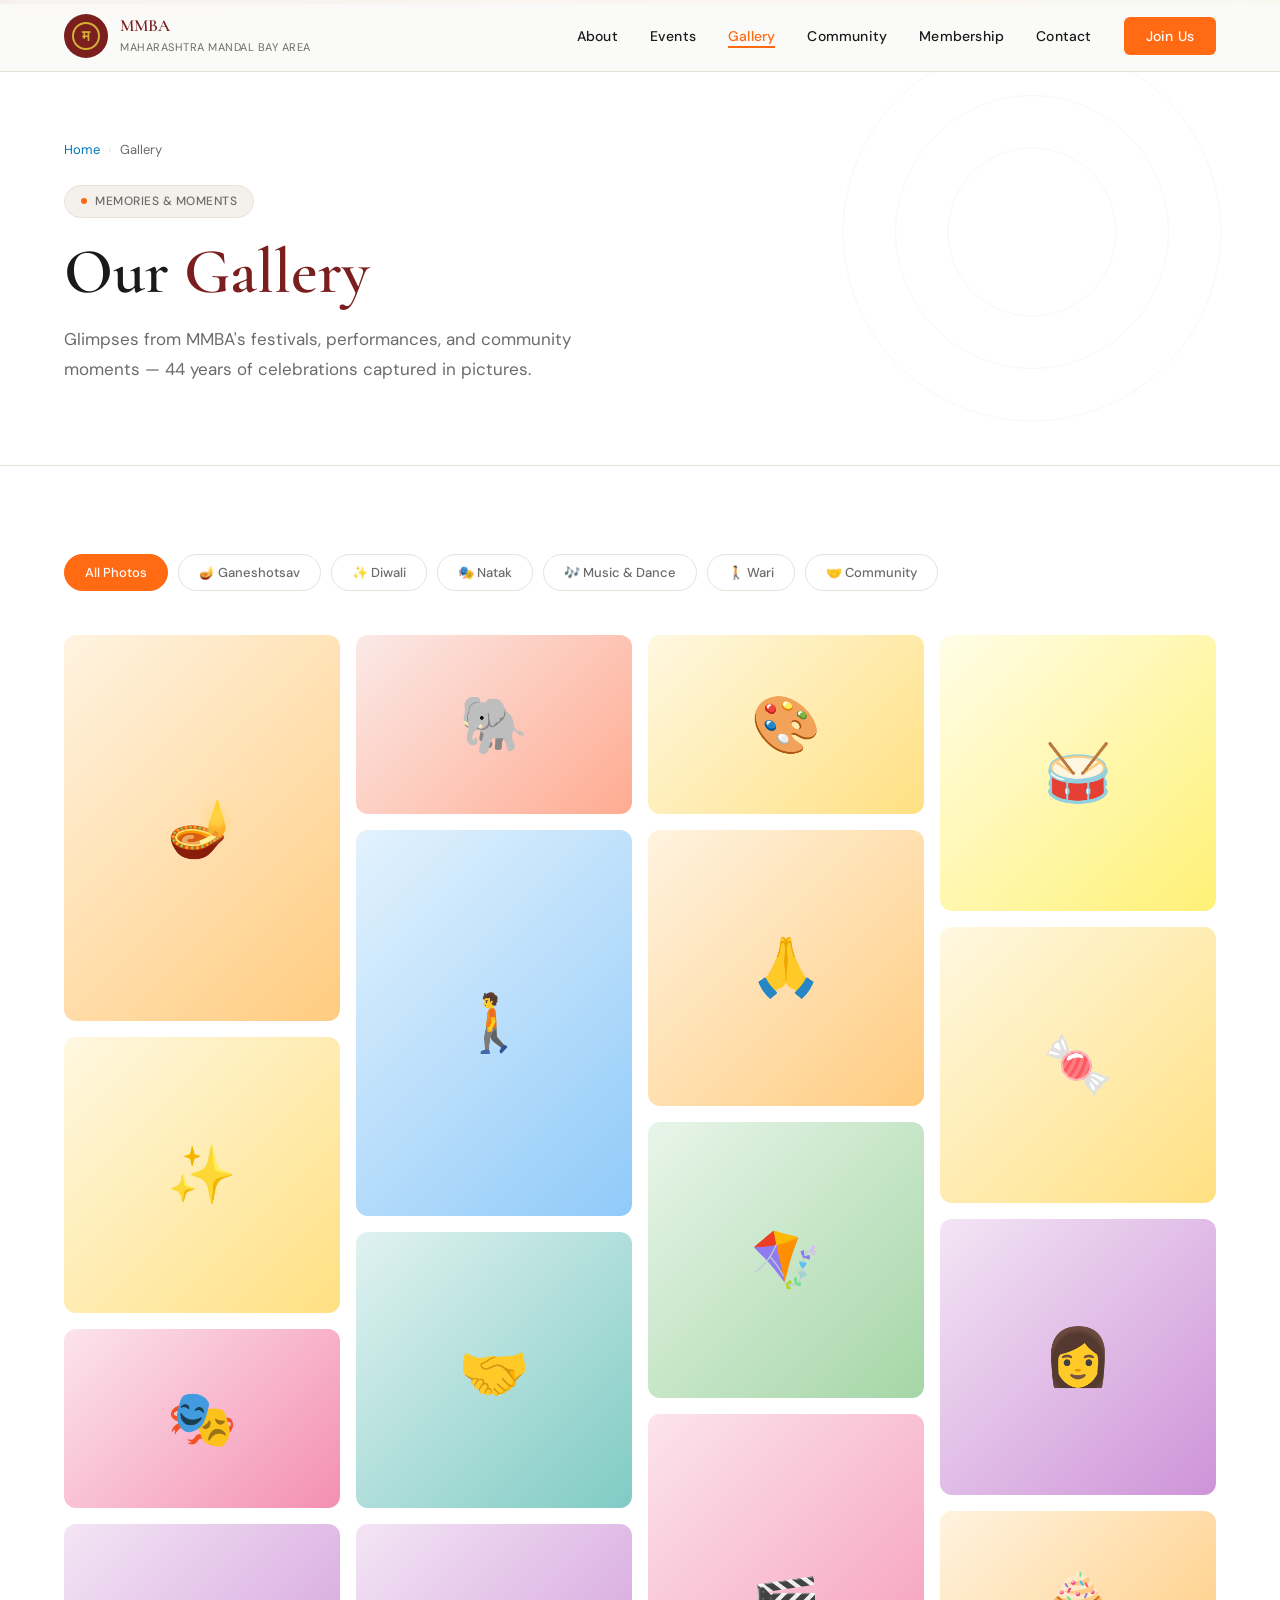
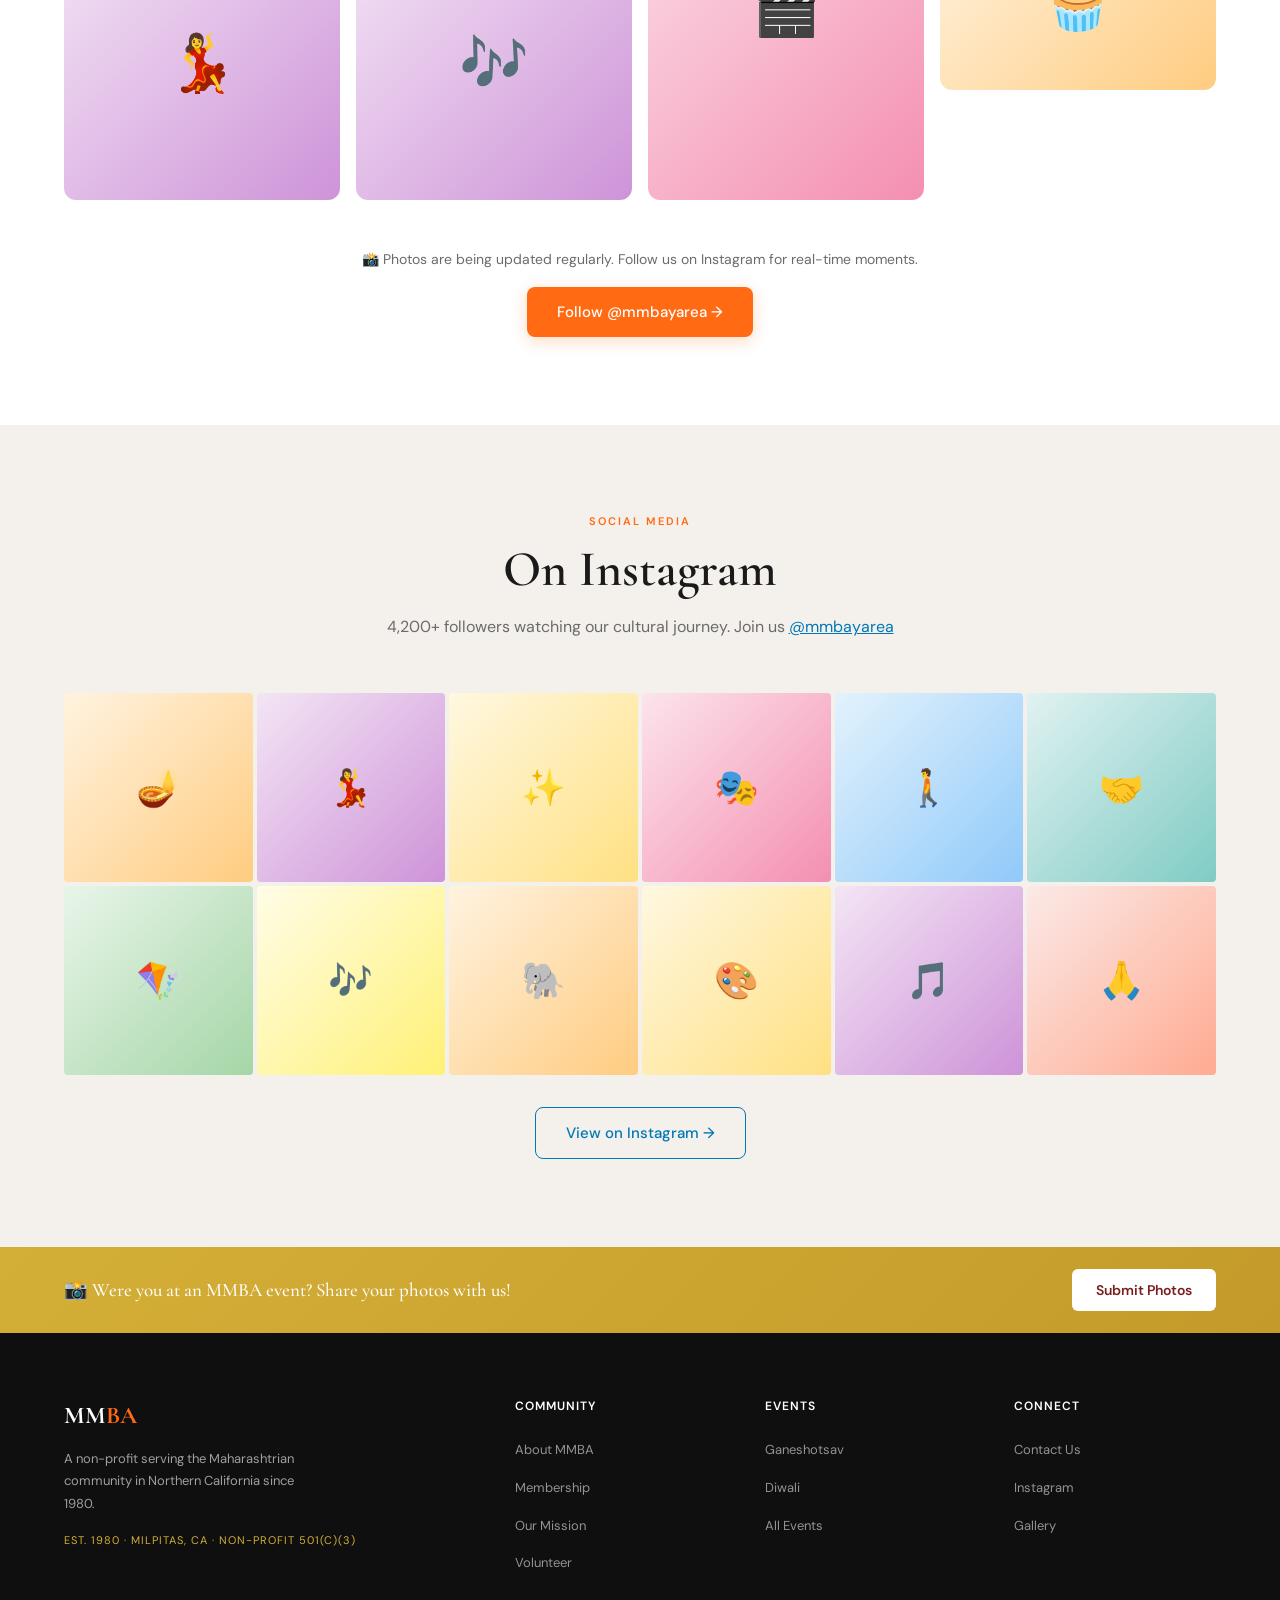
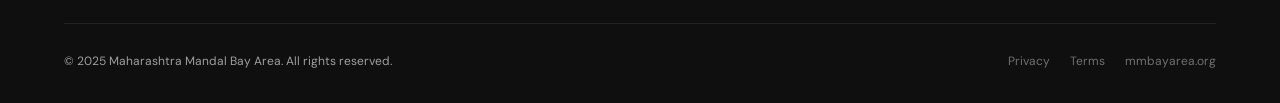
<file: gallery.html>
<!DOCTYPE html>
<html lang="en">
<head>
<meta charset="UTF-8">
<meta name="viewport" content="width=device-width, initial-scale=1.0">
<title>Gallery – MMBA Maharashtra Mandal Bay Area</title>
<meta name="description" content="Photos and memories from MMBA events — Ganeshotsav, Diwali, Marathi Natak, and more Bay Area Maharashtrian celebrations.">
<link rel="preconnect" href="https://fonts.googleapis.com">
<link href="https://fonts.googleapis.com/css2?family=Cormorant+Garamond:wght@400;500;600;700&family=DM+Sans:wght@300;400;500;600&display=swap" rel="stylesheet">
<link rel="stylesheet" href="css/global.css">
<style>
/* ── GALLERY FILTERS ── */
.gallery-filter { display: flex; flex-wrap: wrap; gap: 10px; margin-bottom: 44px; }
.gf-btn {
  padding: 9px 20px; border-radius: 100px;
  border: 1.5px solid var(--border);
  background: var(--white); color: var(--muted);
  font-size: 13px; font-weight: 500;
  cursor: pointer; transition: all 0.2s; font-family: inherit;
}
.gf-btn:hover { border-color: var(--kesari); color: var(--kesari); }
.gf-btn.active { background: var(--kesari); border-color: var(--kesari); color: white; }

/* ── MASONRY GRID ── */
.gallery-masonry {
  columns: 4; column-gap: 16px;
}
.gal-item {
  break-inside: avoid; margin-bottom: 16px;
  border-radius: 12px; overflow: hidden;
  position: relative; cursor: pointer;
  display: block;
}
.gal-thumb {
  width: 100%; display: flex; align-items: center; justify-content: center;
  position: relative; transition: transform 0.3s;
}
.gal-item:hover .gal-thumb { transform: scale(1.02); }
.gal-inner {
  width: 100%; padding-top: 100%; /* square default */
  position: relative; display: flex; align-items: center; justify-content: center;
}
.gal-inner.tall { padding-top: 140%; }
.gal-inner.wide { padding-top: 65%; }
.gal-emoji {
  position: absolute; inset: 0;
  display: flex; align-items: center; justify-content: center;
  font-size: 56px; border-radius: 12px;
  transition: opacity 0.2s;
}
.gal-overlay {
  position: absolute; inset: 0;
  background: linear-gradient(to top, rgba(122,30,30,0.85) 0%, transparent 60%);
  border-radius: 12px; opacity: 0; transition: opacity 0.3s;
  display: flex; flex-direction: column; justify-content: flex-end; padding: 16px;
}
.gal-item:hover .gal-overlay { opacity: 1; }
.gal-caption { font-size: 13px; font-weight: 600; color: white; line-height: 1.3; }
.gal-subcap { font-size: 11px; color: rgba(255,255,255,0.7); margin-top: 3px; }

/* ── COLOR THEMES ── */
.th-ganesh  { background: linear-gradient(135deg,#FFF3E0,#FFCC80); }
.th-diwali  { background: linear-gradient(135deg,#FFF8E1,#FFE082); }
.th-natak   { background: linear-gradient(135deg,#FCE4EC,#F48FB1); }
.th-wari    { background: linear-gradient(135deg,#E3F2FD,#90CAF9); }
.th-music   { background: linear-gradient(135deg,#F3E5F5,#CE93D8); }
.th-social  { background: linear-gradient(135deg,#E0F2F1,#80CBC4); }
.th-sankrant{ background: linear-gradient(135deg,#E8F5E9,#A5D6A7); }
.th-gold    { background: linear-gradient(135deg,#FFFDE7,#FFF176); }
.th-fest    { background: linear-gradient(135deg,#FBE9E7,#FFAB91); }

/* ── LIGHTBOX ── */
#lightbox {
  position: fixed; inset: 0; z-index: 9999;
  background: rgba(0,0,0,0.92);
  display: none; align-items: center; justify-content: center;
  flex-direction: column; gap: 20px;
  cursor: pointer;
}
#lightbox.open { display: flex; }
#lightbox .lb-emoji { font-size: 140px; line-height: 1; }
#lightbox .lb-caption { font-family: 'Cormorant Garamond',serif; font-size: 24px; color: white; font-weight: 500; }
#lightbox .lb-sub { font-size: 14px; color: rgba(255,255,255,0.5); }
#lightbox .lb-close { position: fixed; top: 24px; right: 32px; font-size: 32px; color: rgba(255,255,255,0.6); cursor: pointer; }

/* ── INSTAGRAM SECTION ── */
.insta-grid { display: grid; grid-template-columns: repeat(6,1fr); gap: 4px; }
.insta-tile {
  aspect-ratio: 1; border-radius: 4px; overflow: hidden;
  display: flex; align-items: center; justify-content: center;
  font-size: 36px; cursor: pointer;
  transition: transform 0.2s, opacity 0.2s;
}
.insta-tile:hover { transform: scale(1.04); opacity: 0.9; }

@media (max-width: 1100px) { .gallery-masonry { columns: 3; } }
@media (max-width: 768px) { .gallery-masonry { columns: 2; } .insta-grid { grid-template-columns: repeat(3,1fr); } }
@media (max-width: 480px) { .gallery-masonry { columns: 2; } }
</style>
</head>
<body>

<nav id="navbar">
  <a href="index.html" class="nav-logo">
    <div class="logo-emblem"><span>म</span></div>
    <div class="logo-text"><span class="name">MMBA</span><span class="tagline">Maharashtra Mandal Bay Area</span></div>
  </a>
  <ul class="nav-links">
    <li><a href="about.html">About</a></li><li><a href="events.html">Events</a></li>
    <li><a href="gallery.html" class="active">Gallery</a></li><li><a href="community.html">Community</a></li>
    <li><a href="membership.html">Membership</a></li><li><a href="contact.html">Contact</a></li>
    <li><a href="membership.html" class="btn-nav-join">Join Us</a></li>
  </ul>
  <button class="nav-hamburger" id="hamburger"><span></span><span></span><span></span></button>
</nav>
<nav class="mobile-menu" id="mobile-menu">
  <a href="about.html">About</a><a href="events.html">Events</a><a href="gallery.html">Gallery</a>
  <a href="community.html">Community</a><a href="membership.html">Membership</a>
  <a href="contact.html">Contact</a><a href="membership.html" class="btn-nav-join">Join Us</a>
</nav>

<!-- HERO -->
<div class="page-hero motif-bg">
  <div class="accent-line"></div>
  <svg class="page-hero-motif" viewBox="0 0 400 400" xmlns="http://www.w3.org/2000/svg">
    <g fill="none" stroke="#7A1E1E" stroke-width="0.8"><circle cx="200" cy="200" r="180"/><circle cx="200" cy="200" r="130"/><circle cx="200" cy="200" r="80"/></g>
  </svg>
  <div class="breadcrumb"><a href="index.html">Home</a><span class="sep">›</span><span>Gallery</span></div>
  <div class="page-hero-badge"><span class="dot"></span>Memories & Moments</div>
  <h1>Our <span class="accent">Gallery</span></h1>
  <p class="lead">Glimpses from MMBA's festivals, performances, and community moments — 44 years of celebrations captured in pictures.</p>
</div>

<!-- GALLERY -->
<section style="background:var(--white)">
  <div class="gallery-filter fade-in">
    <button class="gf-btn active" data-filter="all">All Photos</button>
    <button class="gf-btn" data-filter="ganesh">🪔 Ganeshotsav</button>
    <button class="gf-btn" data-filter="diwali">✨ Diwali</button>
    <button class="gf-btn" data-filter="natak">🎭 Natak</button>
    <button class="gf-btn" data-filter="music">🎶 Music & Dance</button>
    <button class="gf-btn" data-filter="wari">🚶 Wari</button>
    <button class="gf-btn" data-filter="social">🤝 Community</button>
  </div>

  <div class="gallery-masonry fade-in" id="gallery-grid">
    <!-- Ganeshotsav -->
    <div class="gal-item" data-cat="ganesh" data-caption="Ganeshotsav Aarti" data-sub="Annual Celebration"><div class="gal-thumb"><div class="gal-inner tall th-ganesh"><span class="gal-emoji">🪔</span></div><div class="gal-overlay"><div class="gal-caption">Ganeshotsav Aarti</div><div class="gal-subcap">Annual Celebration</div></div></div></div>
    <div class="gal-item" data-cat="diwali" data-caption="Diwali Lights" data-sub="Festival of Lights"><div class="gal-thumb"><div class="gal-inner th-diwali"><span class="gal-emoji">✨</span></div><div class="gal-overlay"><div class="gal-caption">Diwali Lights</div><div class="gal-subcap">Festival of Lights</div></div></div></div>
    <div class="gal-item" data-cat="natak" data-caption="Marathi Natak Performance" data-sub="Annual Theater"><div class="gal-thumb"><div class="gal-inner wide th-natak"><span class="gal-emoji">🎭</span></div><div class="gal-overlay"><div class="gal-caption">Marathi Natak</div><div class="gal-subcap">Annual Theater Performance</div></div></div></div>
    <div class="gal-item" data-cat="music" data-caption="Classical Dance Performance" data-sub="Performing Arts"><div class="gal-thumb"><div class="gal-inner th-music"><span class="gal-emoji">💃</span></div><div class="gal-overlay"><div class="gal-caption">Classical Dance</div><div class="gal-subcap">Performing Arts Program</div></div></div></div>
    <div class="gal-item" data-cat="ganesh" data-caption="Ganpati Visarjan" data-sub="Ganeshotsav Day 10"><div class="gal-thumb"><div class="gal-inner wide th-fest"><span class="gal-emoji">🐘</span></div><div class="gal-overlay"><div class="gal-caption">Ganpati Visarjan</div><div class="gal-subcap">Ganeshotsav Day 10</div></div></div></div>
    <div class="gal-item" data-cat="wari" data-caption="Wari Procession" data-sub="Community Walk"><div class="gal-thumb"><div class="gal-inner tall th-wari"><span class="gal-emoji">🚶</span></div><div class="gal-overlay"><div class="gal-caption">Wari Procession</div><div class="gal-subcap">Sacred Community Walk</div></div></div></div>
    <div class="gal-item" data-cat="social" data-caption="Community Gathering" data-sub="MMBA Family"><div class="gal-thumb"><div class="gal-inner th-social"><span class="gal-emoji">🤝</span></div><div class="gal-overlay"><div class="gal-caption">Community Gathering</div><div class="gal-subcap">MMBA Family Moment</div></div></div></div>
    <div class="gal-item" data-cat="music" data-caption="Live Music Performance" data-sub="Visiting Artists"><div class="gal-thumb"><div class="gal-inner th-music"><span class="gal-emoji">🎶</span></div><div class="gal-overlay"><div class="gal-caption">Live Music</div><div class="gal-subcap">Visiting Artists from India</div></div></div></div>
    <div class="gal-item" data-cat="diwali" data-caption="Rangoli Art" data-sub="Diwali Celebration"><div class="gal-thumb"><div class="gal-inner wide th-diwali"><span class="gal-emoji">🎨</span></div><div class="gal-overlay"><div class="gal-caption">Rangoli Art</div><div class="gal-subcap">Diwali Celebration</div></div></div></div>
    <div class="gal-item" data-cat="ganesh" data-caption="Children's Aarti" data-sub="Ganeshotsav"><div class="gal-thumb"><div class="gal-inner th-ganesh"><span class="gal-emoji">🙏</span></div><div class="gal-overlay"><div class="gal-caption">Children's Aarti</div><div class="gal-subcap">Ganeshotsav Program</div></div></div></div>
    <div class="gal-item" data-cat="social" data-caption="Makar Sankrant Kites" data-sub="January Festival"><div class="gal-thumb"><div class="gal-inner th-sankrant"><span class="gal-emoji">🪁</span></div><div class="gal-overlay"><div class="gal-caption">Makar Sankrant</div><div class="gal-subcap">Kite Flying Festival</div></div></div></div>
    <div class="gal-item" data-cat="natak" data-caption="Stage Rehearsal" data-sub="Marathi Natak Prep"><div class="gal-thumb"><div class="gal-inner tall th-natak"><span class="gal-emoji">🎬</span></div><div class="gal-overlay"><div class="gal-caption">Stage Rehearsal</div><div class="gal-subcap">Marathi Natak Preparation</div></div></div></div>
    <div class="gal-item" data-cat="music" data-caption="Tabla Performance" data-sub="Classical Music"><div class="gal-thumb"><div class="gal-inner th-gold"><span class="gal-emoji">🥁</span></div><div class="gal-overlay"><div class="gal-caption">Tabla Performance</div><div class="gal-subcap">Classical Music Program</div></div></div></div>
    <div class="gal-item" data-cat="diwali" data-caption="Diwali Sweets" data-sub="Traditional Prasad"><div class="gal-thumb"><div class="gal-inner th-diwali"><span class="gal-emoji">🍬</span></div><div class="gal-overlay"><div class="gal-caption">Festival Sweets</div><div class="gal-subcap">Traditional Prasad</div></div></div></div>
    <div class="gal-item" data-cat="social" data-caption="Mangalagaur Celebration" data-sub="Women's Festival"><div class="gal-thumb"><div class="gal-inner th-music"><span class="gal-emoji">👩</span></div><div class="gal-overlay"><div class="gal-caption">Mangalagaur</div><div class="gal-subcap">Women's Cultural Festival</div></div></div></div>
    <div class="gal-item" data-cat="ganesh" data-caption="Modak Offering" data-sub="Ganeshotsav Prasad"><div class="gal-thumb"><div class="gal-inner wide th-ganesh"><span class="gal-emoji">🧁</span></div><div class="gal-overlay"><div class="gal-caption">Modak Offering</div><div class="gal-subcap">Ganeshotsav Prasad</div></div></div></div>
  </div>
  <div style="text-align:center;margin-top:48px" class="fade-in">
    <p style="font-size:14px;color:var(--muted);margin-bottom:16px">📸 Photos are being updated regularly. Follow us on Instagram for real-time moments.</p>
    <a href="https://instagram.com/mmbayarea" target="_blank" class="btn-primary">Follow @mmbayarea →</a>
  </div>
</section>

<!-- INSTAGRAM FEED -->
<section style="background:var(--bg2)">
  <div class="section-head fade-in centered">
    <span class="section-label">Social Media</span>
    <h2 class="section-title">On Instagram</h2>
    <p class="section-sub">4,200+ followers watching our cultural journey. Join us <a href="https://instagram.com/mmbayarea" target="_blank" style="color:var(--blue)">@mmbayarea</a></p>
  </div>
  <div class="insta-grid fade-in">
    <div class="insta-tile th-ganesh">🪔</div>
    <div class="insta-tile th-music">💃</div>
    <div class="insta-tile th-diwali">✨</div>
    <div class="insta-tile th-natak">🎭</div>
    <div class="insta-tile th-wari">🚶</div>
    <div class="insta-tile th-social">🤝</div>
    <div class="insta-tile th-sankrant">🪁</div>
    <div class="insta-tile th-gold">🎶</div>
    <div class="insta-tile th-ganesh">🐘</div>
    <div class="insta-tile th-diwali">🎨</div>
    <div class="insta-tile th-music">🎵</div>
    <div class="insta-tile th-fest">🙏</div>
  </div>
  <div style="text-align:center;margin-top:32px" class="fade-in">
    <a href="https://instagram.com/mmbayarea" target="_blank" class="btn-secondary">View on Instagram →</a>
  </div>
</section>

<!-- SHARE CTA -->
<div class="gold-banner">
  <p>📸 Were you at an MMBA event? Share your photos with us!</p>
  <a href="contact.html">Submit Photos</a>
</div>

<!-- LIGHTBOX -->
<div id="lightbox">
  <div class="lb-close" id="lb-close">×</div>
  <div class="lb-emoji" id="lb-emoji">🪔</div>
  <div class="lb-caption" id="lb-caption"></div>
  <div class="lb-sub" id="lb-sub">Click anywhere to close</div>
</div>

<!-- FOOTER -->
<footer>
  <div class="footer-grid">
    <div class="footer-brand"><div class="logo-mark">MM<span>BA</span></div><p>A non-profit serving the Maharashtrian community in Northern California since 1980.</p><div class="est">Est. 1980 · Milpitas, CA · Non-Profit 501(c)(3)</div></div>
    <div class="footer-col"><h4>Community</h4><ul><li><a href="about.html">About MMBA</a></li><li><a href="membership.html">Membership</a></li><li><a href="community.html">Our Mission</a></li><li><a href="contact.html">Volunteer</a></li></ul></div>
    <div class="footer-col"><h4>Events</h4><ul><li><a href="events.html">Ganeshotsav</a></li><li><a href="events.html">Diwali</a></li><li><a href="events.html">All Events</a></li></ul></div>
    <div class="footer-col"><h4>Connect</h4><ul><li><a href="contact.html">Contact Us</a></li><li><a href="https://instagram.com/mmbayarea" target="_blank">Instagram</a></li><li><a href="gallery.html">Gallery</a></li></ul></div>
  </div>
  <div class="footer-bottom"><span>© 2025 Maharashtra Mandal Bay Area. All rights reserved.</span><div class="footer-links"><a href="#">Privacy</a><a href="#">Terms</a><a href="https://mmbayarea.org" target="_blank">mmbayarea.org</a></div></div>
</footer>

<script src="js/main.js"></script>
<script>
// Gallery filter
document.querySelectorAll('.gf-btn').forEach(btn => {
  btn.addEventListener('click', () => {
    document.querySelectorAll('.gf-btn').forEach(b => b.classList.remove('active'));
    btn.classList.add('active');
    const filter = btn.dataset.filter;
    document.querySelectorAll('.gal-item').forEach(item => {
      item.style.display = (filter === 'all' || item.dataset.cat === filter) ? '' : 'none';
    });
  });
});

// Lightbox
const lb = document.getElementById('lightbox');
document.querySelectorAll('.gal-item').forEach(item => {
  item.addEventListener('click', () => {
    document.getElementById('lb-emoji').textContent = item.querySelector('.gal-emoji').textContent;
    document.getElementById('lb-caption').textContent = item.dataset.caption || '';
    lb.classList.add('open');
  });
});
lb.addEventListener('click', () => lb.classList.remove('open'));
document.getElementById('lb-close').addEventListener('click', (e) => { e.stopPropagation(); lb.classList.remove('open'); });
</script>
</body>
</html>
</file>
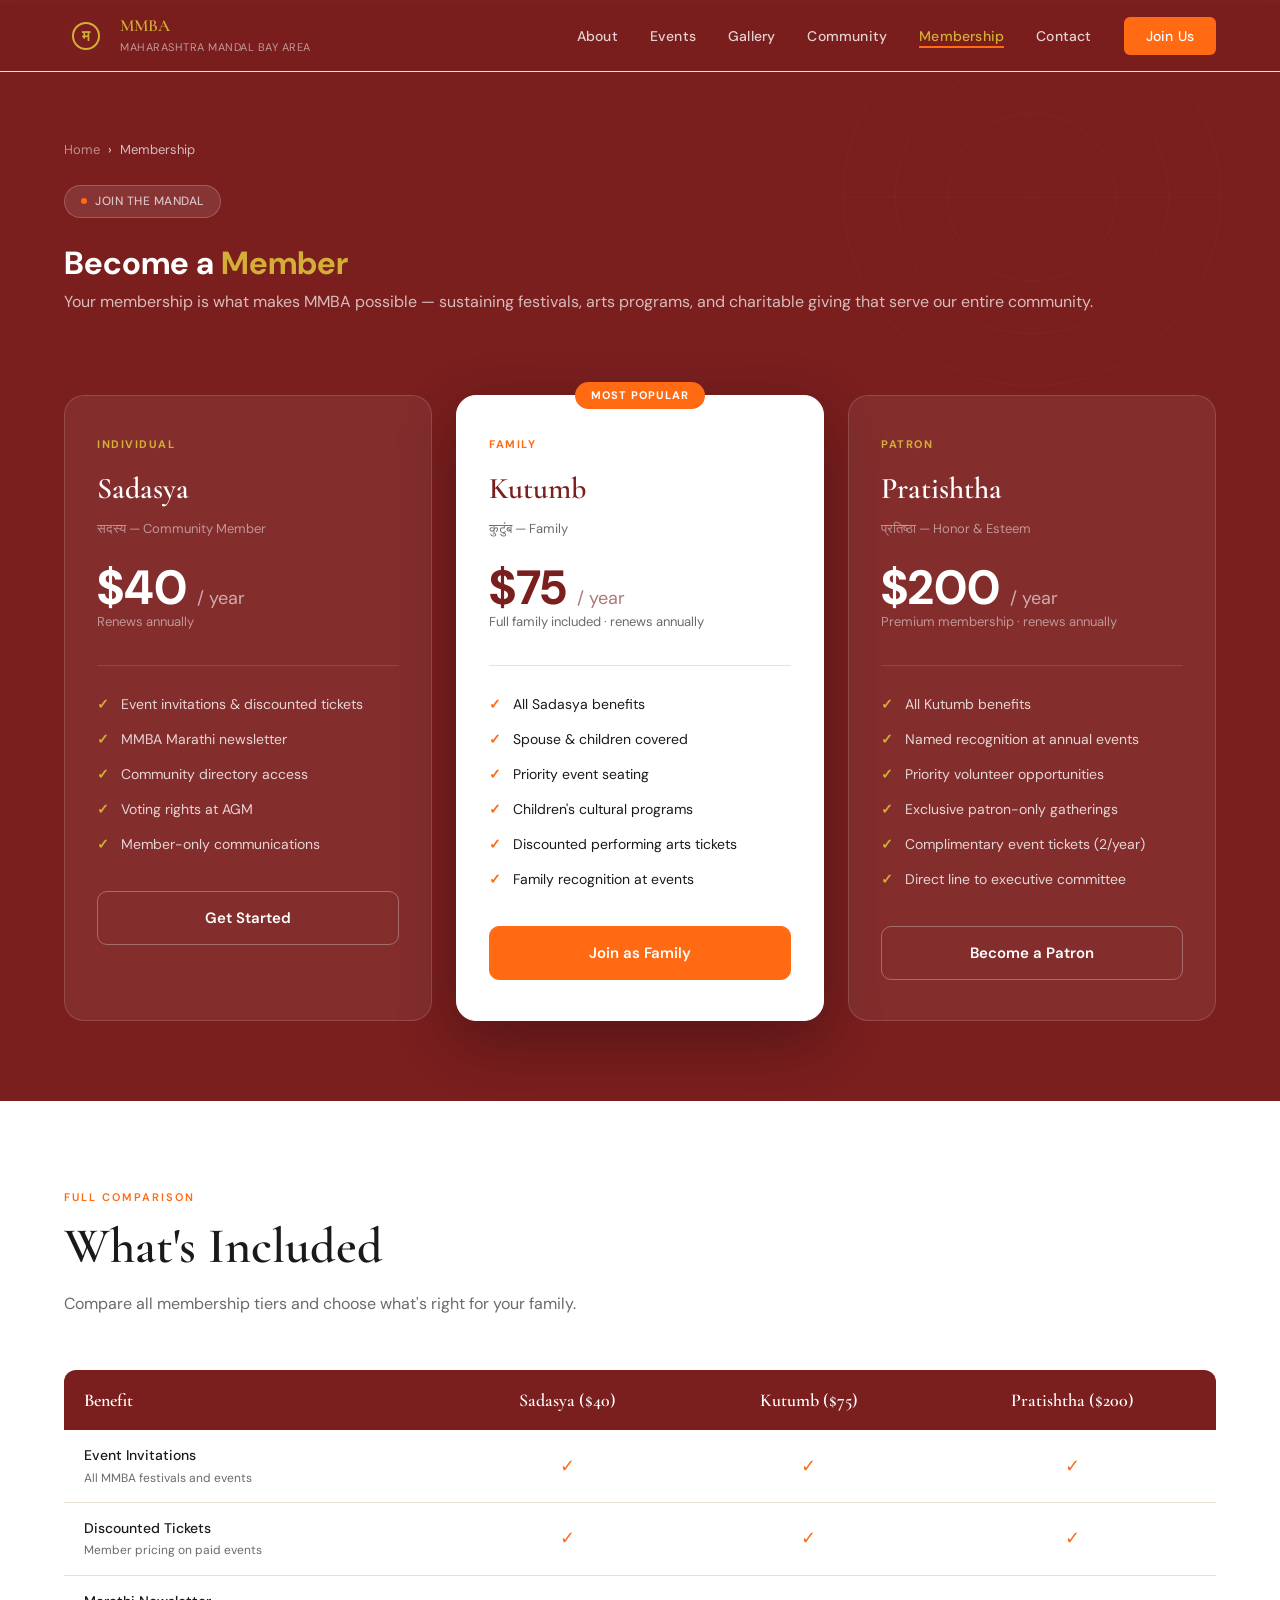
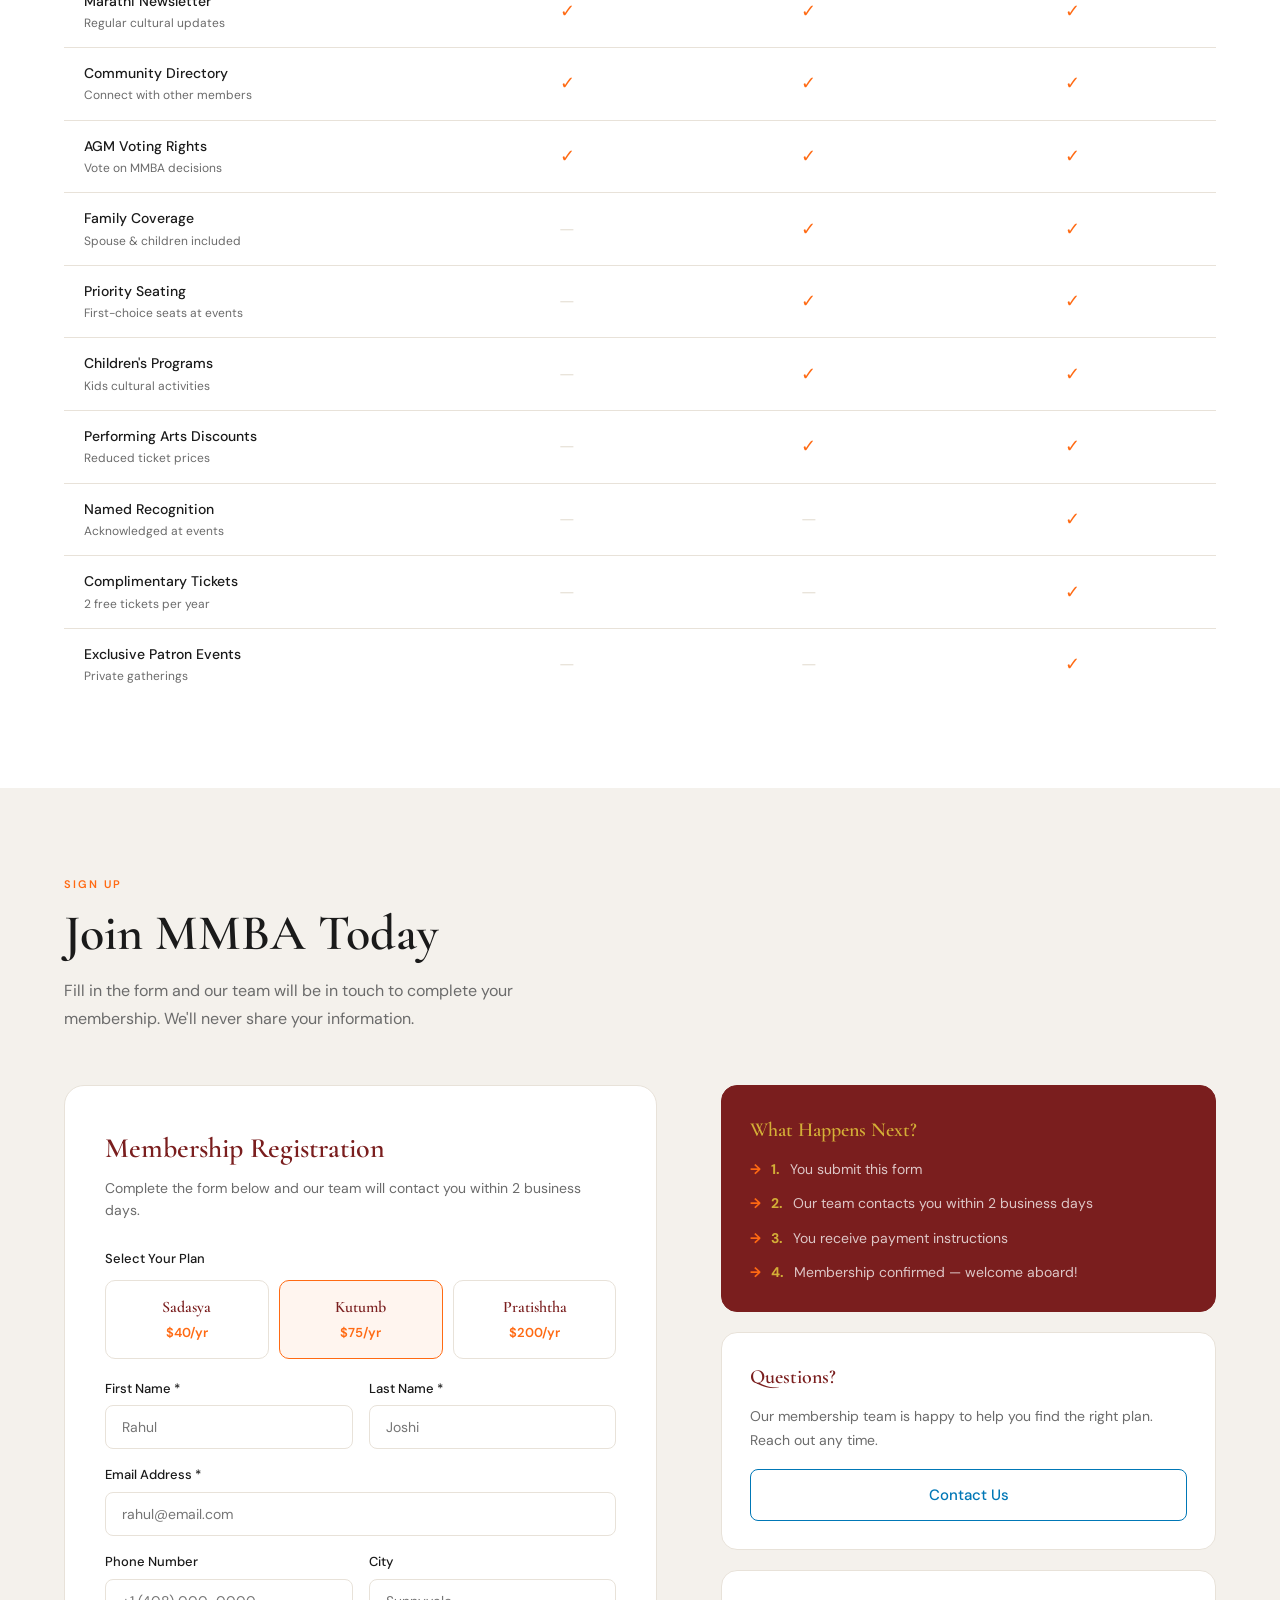
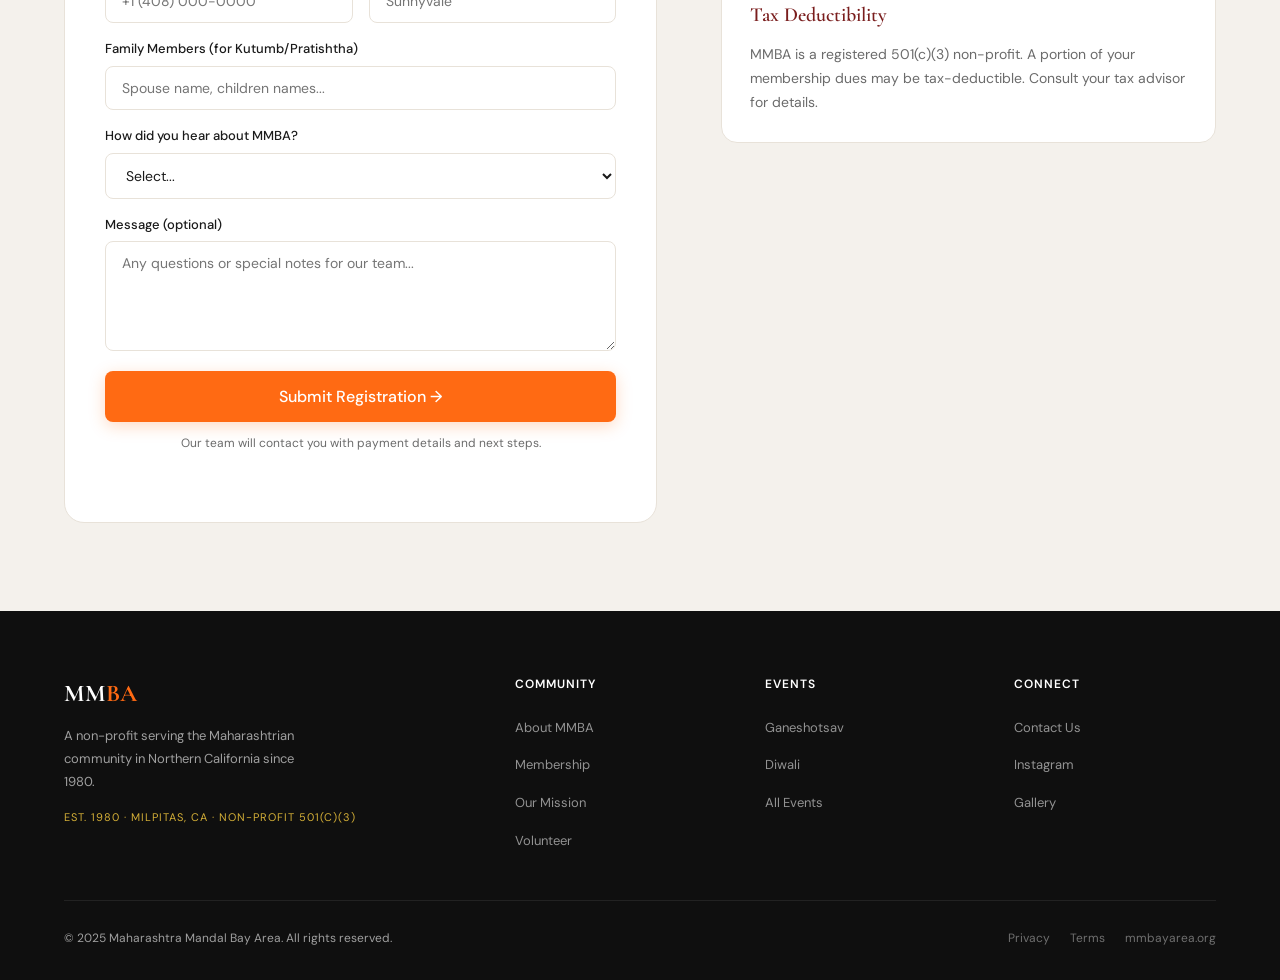
<file: membership.html>
<!DOCTYPE html>
<html lang="en">
<head>
<meta charset="UTF-8">
<meta name="viewport" content="width=device-width, initial-scale=1.0">
<title>Membership – MMBA Maharashtra Mandal Bay Area</title>
<meta name="description" content="Join MMBA — Sadasya, Kutumb, or Pratishtha membership plans for individuals, families, and patrons of Maharashtrian culture in the Bay Area.">
<link rel="preconnect" href="https://fonts.googleapis.com">
<link href="https://fonts.googleapis.com/css2?family=Cormorant+Garamond:wght@400;500;600;700&family=DM+Sans:wght@300;400;500;600&display=swap" rel="stylesheet">
<link rel="stylesheet" href="css/global.css">
<style>
/* ── MEMBERSHIP HERO ── */
.mem-hero-bg { background: var(--maroon); padding: 140px 5% 80px; position: relative; overflow: hidden; }
.mem-hero-bg .accent-line { background: linear-gradient(90deg, var(--gold), var(--kesari), var(--gold)); }
.mem-hero-bg .page-hero-badge { background: rgba(255,255,255,0.1); border-color: rgba(255,255,255,0.2); color: rgba(255,255,255,0.7); }
.mem-hero-bg h1 { color: white; }
.mem-hero-bg h1 .accent { color: var(--gold); }
.mem-hero-bg .lead { color: rgba(255,255,255,0.7); }
.mem-hero-bg .page-hero-motif { opacity: 0.06; }
.mem-breadcrumb a { color: rgba(255,255,255,0.5); }
.mem-breadcrumb span { color: rgba(255,255,255,0.4); }
.mem-breadcrumb .last { color: rgba(255,255,255,0.7); }

/* ── PLAN CARDS ── */
.plans-wrap { background: var(--maroon); padding: 0 5% 80px; position: relative; z-index: 1; }
.plans-grid { display: grid; grid-template-columns: repeat(3,1fr); gap: 24px; }
.plan-card {
  background: rgba(255,255,255,0.07);
  border: 1px solid rgba(255,255,255,0.14);
  border-radius: 20px; padding: 40px 32px;
  position: relative; transition: transform 0.2s, background 0.2s;
}
.plan-card:hover { transform: translateY(-5px); background: rgba(255,255,255,0.11); }
.plan-card.featured {
  background: white; border-color: white;
  box-shadow: 0 20px 60px rgba(0,0,0,0.3);
}
.plan-card.featured:hover { transform: translateY(-8px); }
.plan-popular {
  position: absolute; top: -14px; left: 50%; transform: translateX(-50%);
  background: var(--kesari); color: white;
  font-size: 11px; font-weight: 700; text-transform: uppercase; letter-spacing: 1px;
  padding: 5px 16px; border-radius: 100px; white-space: nowrap;
}
.plan-tier { font-size: 11px; font-weight: 700; text-transform: uppercase; letter-spacing: 1.5px; color: var(--gold); margin-bottom: 12px; }
.plan-card.featured .plan-tier { color: var(--kesari); }
.plan-name { font-family: 'Cormorant Garamond',serif; font-size: 30px; font-weight: 600; color: white; margin-bottom: 6px; }
.plan-card.featured .plan-name { color: var(--maroon); }
.plan-marathi { font-size: 13px; color: rgba(255,255,255,0.5); margin-bottom: 24px; }
.plan-card.featured .plan-marathi { color: var(--muted); }
.plan-price { font-size: 48px; font-weight: 700; color: white; line-height: 1; }
.plan-price span { font-size: 18px; font-weight: 400; opacity: 0.6; }
.plan-card.featured .plan-price { color: var(--maroon); }
.plan-billing { font-size: 13px; color: rgba(255,255,255,0.5); margin-bottom: 32px; }
.plan-card.featured .plan-billing { color: var(--muted); }
.plan-divider { border: none; border-top: 1px solid rgba(255,255,255,0.12); margin: 0 0 28px; }
.plan-card.featured .plan-divider { border-color: var(--border); }
.plan-features { list-style: none; display: flex; flex-direction: column; gap: 14px; margin-bottom: 36px; }
.plan-features li { display: flex; align-items: flex-start; gap: 12px; font-size: 14px; color: rgba(255,255,255,0.8); line-height: 1.5; }
.plan-features li .check { color: var(--gold); font-weight: 700; flex-shrink: 0; }
.plan-card.featured .plan-features li { color: var(--text); }
.plan-card.featured .plan-features li .check { color: var(--kesari); }
.plan-btn {
  display: block; width: 100%; padding: 14px;
  border-radius: 10px; text-align: center;
  font-size: 15px; font-weight: 600; text-decoration: none;
  border: 1.5px solid rgba(255,255,255,0.3); color: white;
  background: transparent; cursor: pointer; transition: all 0.2s;
  font-family: inherit;
}
.plan-btn:hover { background: rgba(255,255,255,0.1); }
.plan-card.featured .plan-btn { background: var(--kesari); color: white; border-color: var(--kesari); }
.plan-card.featured .plan-btn:hover { background: #e55c0a; }

/* ── BENEFITS TABLE ── */
.benefits-table { width: 100%; border-collapse: collapse; }
.benefits-table th {
  background: var(--maroon); color: white;
  font-family: 'Cormorant Garamond',serif; font-size: 18px; font-weight: 600;
  padding: 16px 20px; text-align: left;
}
.benefits-table th:first-child { border-radius: 12px 0 0 0; }
.benefits-table th:last-child { border-radius: 0 12px 0 0; text-align: center; }
.benefits-table th:not(:first-child) { text-align: center; }
.benefits-table td { padding: 14px 20px; border-bottom: 1px solid var(--border); font-size: 14px; color: var(--text); vertical-align: middle; }
.benefits-table td:not(:first-child) { text-align: center; }
.benefits-table tr:hover td { background: var(--bg2); }
.benefits-table tr:last-child td { border-bottom: none; }
.check-y { color: var(--kesari); font-size: 18px; }
.check-n { color: var(--border); font-size: 18px; }
.check-p { color: var(--gold); font-size: 15px; font-weight: 600; }
.benefit-name { font-weight: 500; }
.benefit-desc { font-size: 12px; color: var(--muted); margin-top: 2px; }

/* ── REGISTRATION FORM ── */
.reg-wrap { display: grid; grid-template-columns: 1.2fr 1fr; gap: 64px; align-items: start; }
.reg-form { background: var(--white); border: 1px solid var(--border); border-radius: 20px; padding: 40px; }
.reg-form h3 { font-family: 'Cormorant Garamond',serif; font-size: 28px; font-weight: 600; color: var(--maroon); margin-bottom: 6px; }
.reg-form p { font-size: 14px; color: var(--muted); margin-bottom: 28px; }
.form-grid { display: grid; grid-template-columns: 1fr 1fr; gap: 16px; }
.form-full { grid-column: span 2; }
.plan-select { display: grid; grid-template-columns: repeat(3,1fr); gap: 10px; margin-bottom: 8px; }
.plan-radio { display: none; }
.plan-label {
  display: flex; flex-direction: column; align-items: center; justify-content: center;
  padding: 14px 8px; border: 1.5px solid var(--border); border-radius: 10px;
  cursor: pointer; text-align: center; transition: all 0.2s;
}
.plan-label:hover { border-color: var(--kesari); }
.plan-radio:checked + .plan-label { border-color: var(--kesari); background: #FFF5EF; }
.plan-label .p-name { font-family: 'Cormorant Garamond',serif; font-size: 16px; font-weight: 600; color: var(--maroon); }
.plan-label .p-price { font-size: 13px; color: var(--kesari); font-weight: 600; margin-top: 2px; }

.reg-aside { display: flex; flex-direction: column; gap: 20px; }
.aside-box { background: var(--white); border: 1px solid var(--border); border-radius: 16px; padding: 28px; }
.aside-box h4 { font-family: 'Cormorant Garamond',serif; font-size: 20px; font-weight: 600; color: var(--maroon); margin-bottom: 12px; }
.aside-box p { font-size: 14px; color: var(--muted); line-height: 1.7; }
.aside-box ul { list-style: none; display: flex; flex-direction: column; gap: 10px; }
.aside-box ul li { font-size: 14px; color: var(--muted); display: flex; align-items: flex-start; gap: 10px; }
.aside-box ul li::before { content: '→'; color: var(--kesari); font-weight: 700; flex-shrink: 0; }

@media (max-width: 900px) {
  .plans-grid { grid-template-columns: 1fr; max-width: 480px; margin-inline: auto; }
  .reg-wrap { grid-template-columns: 1fr; }
}
@media (max-width: 768px) {
  .form-grid { grid-template-columns: 1fr; }
  .form-full { grid-column: span 1; }
  .plan-select { grid-template-columns: 1fr; }
}
</style>
</head>
<body>

<nav id="navbar" style="background:rgba(122,30,30,0.96)">
  <a href="index.html" class="nav-logo">
    <div class="logo-emblem"><span>म</span></div>
    <div class="logo-text"><span class="name" style="color:var(--gold)">MMBA</span><span class="tagline" style="color:rgba(255,255,255,0.55)">Maharashtra Mandal Bay Area</span></div>
  </a>
  <ul class="nav-links">
    <li><a href="about.html" style="color:rgba(255,255,255,0.8)">About</a></li>
    <li><a href="events.html" style="color:rgba(255,255,255,0.8)">Events</a></li>
    <li><a href="gallery.html" style="color:rgba(255,255,255,0.8)">Gallery</a></li>
    <li><a href="community.html" style="color:rgba(255,255,255,0.8)">Community</a></li>
    <li><a href="membership.html" class="active" style="color:var(--gold)">Membership</a></li>
    <li><a href="contact.html" style="color:rgba(255,255,255,0.8)">Contact</a></li>
    <li><a href="#register" class="btn-nav-join">Join Us</a></li>
  </ul>
  <button class="nav-hamburger" id="hamburger"><span style="background:white"></span><span style="background:white"></span><span style="background:white"></span></button>
</nav>
<nav class="mobile-menu" id="mobile-menu">
  <a href="about.html">About</a><a href="events.html">Events</a><a href="gallery.html">Gallery</a>
  <a href="community.html">Community</a><a href="membership.html">Membership</a>
  <a href="contact.html">Contact</a><a href="#register" class="btn-nav-join">Join Us</a>
</nav>

<!-- HERO -->
<div class="mem-hero-bg">
  <div class="accent-line"></div>
  <svg class="page-hero-motif" viewBox="0 0 400 400" xmlns="http://www.w3.org/2000/svg">
    <g fill="none" stroke="#D4AF37" stroke-width="0.8"><circle cx="200" cy="200" r="180"/><circle cx="200" cy="200" r="130"/><circle cx="200" cy="200" r="80"/><line x1="200" y1="20" x2="200" y2="380"/><line x1="20" y1="200" x2="380" y2="200"/></g>
  </svg>
  <div class="breadcrumb mem-breadcrumb"><a href="index.html">Home</a><span class="sep">›</span><span class="last">Membership</span></div>
  <div class="page-hero-badge"><span class="dot"></span>Join the Mandal</div>
  <h1>Become a <span class="accent">Member</span></h1>
  <p class="lead">Your membership is what makes MMBA possible — sustaining festivals, arts programs, and charitable giving that serve our entire community.</p>
</div>

<!-- PLANS -->
<div class="plans-wrap">
  <div class="plans-grid">
    <div class="plan-card fade-in">
      <div class="plan-tier">Individual</div>
      <div class="plan-name">Sadasya</div>
      <div class="plan-marathi">सदस्य — Community Member</div>
      <div class="plan-price">$40 <span>/ year</span></div>
      <div class="plan-billing">Renews annually</div>
      <hr class="plan-divider">
      <ul class="plan-features">
        <li><span class="check">✓</span> Event invitations & discounted tickets</li>
        <li><span class="check">✓</span> MMBA Marathi newsletter</li>
        <li><span class="check">✓</span> Community directory access</li>
        <li><span class="check">✓</span> Voting rights at AGM</li>
        <li><span class="check">✓</span> Member-only communications</li>
      </ul>
      <a href="#register" class="plan-btn">Get Started</a>
    </div>
    <div class="plan-card featured fade-in">
      <div class="plan-popular">Most Popular</div>
      <div class="plan-tier">Family</div>
      <div class="plan-name">Kutumb</div>
      <div class="plan-marathi">कुटुंब — Family</div>
      <div class="plan-price">$75 <span>/ year</span></div>
      <div class="plan-billing">Full family included · renews annually</div>
      <hr class="plan-divider">
      <ul class="plan-features">
        <li><span class="check">✓</span> All Sadasya benefits</li>
        <li><span class="check">✓</span> Spouse & children covered</li>
        <li><span class="check">✓</span> Priority event seating</li>
        <li><span class="check">✓</span> Children's cultural programs</li>
        <li><span class="check">✓</span> Discounted performing arts tickets</li>
        <li><span class="check">✓</span> Family recognition at events</li>
      </ul>
      <a href="#register" class="plan-btn">Join as Family</a>
    </div>
    <div class="plan-card fade-in">
      <div class="plan-tier">Patron</div>
      <div class="plan-name">Pratishtha</div>
      <div class="plan-marathi">प्रतिष्ठा — Honor & Esteem</div>
      <div class="plan-price">$200 <span>/ year</span></div>
      <div class="plan-billing">Premium membership · renews annually</div>
      <hr class="plan-divider">
      <ul class="plan-features">
        <li><span class="check">✓</span> All Kutumb benefits</li>
        <li><span class="check">✓</span> Named recognition at annual events</li>
        <li><span class="check">✓</span> Priority volunteer opportunities</li>
        <li><span class="check">✓</span> Exclusive patron-only gatherings</li>
        <li><span class="check">✓</span> Complimentary event tickets (2/year)</li>
        <li><span class="check">✓</span> Direct line to executive committee</li>
      </ul>
      <a href="#register" class="plan-btn">Become a Patron</a>
    </div>
  </div>
</div>

<!-- BENEFITS TABLE -->
<section style="background:var(--white)">
  <div class="section-head fade-in">
    <span class="section-label">Full Comparison</span>
    <h2 class="section-title">What's Included</h2>
    <p class="section-sub">Compare all membership tiers and choose what's right for your family.</p>
  </div>
  <div style="overflow-x:auto" class="fade-in">
    <table class="benefits-table">
      <thead>
        <tr>
          <th>Benefit</th>
          <th>Sadasya ($40)</th>
          <th>Kutumb ($75)</th>
          <th>Pratishtha ($200)</th>
        </tr>
      </thead>
      <tbody>
        <tr><td><div class="benefit-name">Event Invitations</div><div class="benefit-desc">All MMBA festivals and events</div></td><td><span class="check-y">✓</span></td><td><span class="check-y">✓</span></td><td><span class="check-y">✓</span></td></tr>
        <tr><td><div class="benefit-name">Discounted Tickets</div><div class="benefit-desc">Member pricing on paid events</div></td><td><span class="check-y">✓</span></td><td><span class="check-y">✓</span></td><td><span class="check-y">✓</span></td></tr>
        <tr><td><div class="benefit-name">Marathi Newsletter</div><div class="benefit-desc">Regular cultural updates</div></td><td><span class="check-y">✓</span></td><td><span class="check-y">✓</span></td><td><span class="check-y">✓</span></td></tr>
        <tr><td><div class="benefit-name">Community Directory</div><div class="benefit-desc">Connect with other members</div></td><td><span class="check-y">✓</span></td><td><span class="check-y">✓</span></td><td><span class="check-y">✓</span></td></tr>
        <tr><td><div class="benefit-name">AGM Voting Rights</div><div class="benefit-desc">Vote on MMBA decisions</div></td><td><span class="check-y">✓</span></td><td><span class="check-y">✓</span></td><td><span class="check-y">✓</span></td></tr>
        <tr><td><div class="benefit-name">Family Coverage</div><div class="benefit-desc">Spouse & children included</div></td><td><span class="check-n">—</span></td><td><span class="check-y">✓</span></td><td><span class="check-y">✓</span></td></tr>
        <tr><td><div class="benefit-name">Priority Seating</div><div class="benefit-desc">First-choice seats at events</div></td><td><span class="check-n">—</span></td><td><span class="check-y">✓</span></td><td><span class="check-y">✓</span></td></tr>
        <tr><td><div class="benefit-name">Children's Programs</div><div class="benefit-desc">Kids cultural activities</div></td><td><span class="check-n">—</span></td><td><span class="check-y">✓</span></td><td><span class="check-y">✓</span></td></tr>
        <tr><td><div class="benefit-name">Performing Arts Discounts</div><div class="benefit-desc">Reduced ticket prices</div></td><td><span class="check-n">—</span></td><td><span class="check-y">✓</span></td><td><span class="check-y">✓</span></td></tr>
        <tr><td><div class="benefit-name">Named Recognition</div><div class="benefit-desc">Acknowledged at events</div></td><td><span class="check-n">—</span></td><td><span class="check-n">—</span></td><td><span class="check-y">✓</span></td></tr>
        <tr><td><div class="benefit-name">Complimentary Tickets</div><div class="benefit-desc">2 free tickets per year</div></td><td><span class="check-n">—</span></td><td><span class="check-n">—</span></td><td><span class="check-y">✓</span></td></tr>
        <tr><td><div class="benefit-name">Exclusive Patron Events</div><div class="benefit-desc">Private gatherings</div></td><td><span class="check-n">—</span></td><td><span class="check-n">—</span></td><td><span class="check-y">✓</span></td></tr>
      </tbody>
    </table>
  </div>
</section>

<!-- REGISTRATION FORM -->
<section id="register" style="background:var(--bg2)">
  <div class="section-head fade-in">
    <span class="section-label">Sign Up</span>
    <h2 class="section-title">Join MMBA Today</h2>
    <p class="section-sub">Fill in the form and our team will be in touch to complete your membership. We'll never share your information.</p>
  </div>
  <div class="reg-wrap">
    <div class="reg-form fade-in">
      <h3>Membership Registration</h3>
      <p>Complete the form below and our team will contact you within 2 business days.</p>
      <form id="contact-form">
        <!-- Plan Selection -->
        <div style="margin-bottom:20px">
          <label style="font-size:13px;font-weight:500;color:var(--text);display:block;margin-bottom:10px">Select Your Plan</label>
          <div class="plan-select">
            <div><input type="radio" name="plan" id="plan-s" class="plan-radio" value="sadasya"><label for="plan-s" class="plan-label"><span class="p-name">Sadasya</span><span class="p-price">$40/yr</span></label></div>
            <div><input type="radio" name="plan" id="plan-k" class="plan-radio" value="kutumb" checked><label for="plan-k" class="plan-label"><span class="p-name">Kutumb</span><span class="p-price">$75/yr</span></label></div>
            <div><input type="radio" name="plan" id="plan-p" class="plan-radio" value="pratishtha"><label for="plan-p" class="plan-label"><span class="p-name">Pratishtha</span><span class="p-price">$200/yr</span></label></div>
          </div>
        </div>
        <div class="form-grid">
          <div class="form-group"><label>First Name *</label><input type="text" placeholder="Rahul" required></div>
          <div class="form-group"><label>Last Name *</label><input type="text" placeholder="Joshi" required></div>
          <div class="form-group form-full"><label>Email Address *</label><input type="email" placeholder="rahul@email.com" required></div>
          <div class="form-group"><label>Phone Number</label><input type="tel" placeholder="+1 (408) 000-0000"></div>
          <div class="form-group"><label>City</label><input type="text" placeholder="Sunnyvale"></div>
          <div class="form-group form-full"><label>Family Members (for Kutumb/Pratishtha)</label><input type="text" placeholder="Spouse name, children names..."></div>
          <div class="form-group form-full"><label>How did you hear about MMBA?</label>
            <select><option value="">Select...</option><option>Friend or family</option><option>Instagram / Social media</option><option>Google search</option><option>Community event</option><option>Other</option></select>
          </div>
          <div class="form-group form-full"><label>Message (optional)</label><textarea placeholder="Any questions or special notes for our team..."></textarea></div>
        </div>
        <div style="margin-top:20px">
          <button type="submit" class="btn-primary" style="width:100%;text-align:center;display:block;padding:15px;font-size:16px">Submit Registration →</button>
          <p style="font-size:12px;color:var(--muted);margin-top:12px;text-align:center">Our team will contact you with payment details and next steps.</p>
        </div>
      </form>
    </div>
    <div class="reg-aside fade-in">
      <div class="aside-box" style="background:var(--maroon);border-color:var(--maroon)">
        <h4 style="color:var(--gold)">What Happens Next?</h4>
        <ul style="list-style:none;gap:12px;display:flex;flex-direction:column">
          <li style="color:rgba(255,255,255,0.75);display:flex;gap:10px;font-size:14px"><span style="color:var(--gold);font-weight:700;flex-shrink:0">1.</span> You submit this form</li>
          <li style="color:rgba(255,255,255,0.75);display:flex;gap:10px;font-size:14px"><span style="color:var(--gold);font-weight:700;flex-shrink:0">2.</span> Our team contacts you within 2 business days</li>
          <li style="color:rgba(255,255,255,0.75);display:flex;gap:10px;font-size:14px"><span style="color:var(--gold);font-weight:700;flex-shrink:0">3.</span> You receive payment instructions</li>
          <li style="color:rgba(255,255,255,0.75);display:flex;gap:10px;font-size:14px"><span style="color:var(--gold);font-weight:700;flex-shrink:0">4.</span> Membership confirmed — welcome aboard!</li>
        </ul>
      </div>
      <div class="aside-box">
        <h4>Questions?</h4>
        <p>Our membership team is happy to help you find the right plan. Reach out any time.</p>
        <div style="margin-top:16px"><a href="contact.html" class="btn-secondary" style="display:block;text-align:center">Contact Us</a></div>
      </div>
      <div class="aside-box">
        <h4>Tax Deductibility</h4>
        <p>MMBA is a registered 501(c)(3) non-profit. A portion of your membership dues may be tax-deductible. Consult your tax advisor for details.</p>
      </div>
    </div>
  </div>
</section>

<!-- FOOTER -->
<footer>
  <div class="footer-grid">
    <div class="footer-brand"><div class="logo-mark">MM<span>BA</span></div><p>A non-profit serving the Maharashtrian community in Northern California since 1980.</p><div class="est">Est. 1980 · Milpitas, CA · Non-Profit 501(c)(3)</div></div>
    <div class="footer-col"><h4>Community</h4><ul><li><a href="about.html">About MMBA</a></li><li><a href="membership.html">Membership</a></li><li><a href="community.html">Our Mission</a></li><li><a href="contact.html">Volunteer</a></li></ul></div>
    <div class="footer-col"><h4>Events</h4><ul><li><a href="events.html">Ganeshotsav</a></li><li><a href="events.html">Diwali</a></li><li><a href="events.html">All Events</a></li></ul></div>
    <div class="footer-col"><h4>Connect</h4><ul><li><a href="contact.html">Contact Us</a></li><li><a href="https://instagram.com/mmbayarea" target="_blank">Instagram</a></li><li><a href="gallery.html">Gallery</a></li></ul></div>
  </div>
  <div class="footer-bottom"><span>© 2025 Maharashtra Mandal Bay Area. All rights reserved.</span><div class="footer-links"><a href="#">Privacy</a><a href="#">Terms</a><a href="https://mmbayarea.org" target="_blank">mmbayarea.org</a></div></div>
</footer>
<script src="js/main.js"></script>
</body>
</html>
</file>
<file: css/global.css>
/* ============================================================
   MMBA Global Stylesheet
   Maharashtra Mandal Bay Area
   ============================================================ */

:root {
  --kesari:  #FF6A13;
  --blue:    #0077B6;
  --maroon:  #7A1E1E;
  --gold:    #D4AF37;
  --bg:      #FAFAF8;
  --bg2:     #F4F1EC;
  --text:    #1A1A1A;
  --muted:   #6B6B6B;
  --border:  #E8E2D9;
  --white:   #FFFFFF;
  --shadow:  0 4px 24px rgba(0,0,0,0.08);
}

/* ── RESET ── */
*, *::before, *::after { box-sizing: border-box; margin: 0; padding: 0; }
html { scroll-behavior: smooth; }
body {
  font-family: 'DM Sans', sans-serif;
  background: var(--bg);
  color: var(--text);
  line-height: 1.6;
  overflow-x: hidden;
}

/* ── MOTIF PATTERN ── */
.motif-bg {
  background-image: url("data:image/svg+xml,%3Csvg width='60' height='60' viewBox='0 0 60 60' xmlns='http://www.w3.org/2000/svg'%3E%3Cg fill='none' fill-rule='evenodd'%3E%3Cg fill='%23FF6A13' fill-opacity='0.04'%3E%3Cpath d='M30 0 L36 12 L30 8 L24 12Z'/%3E%3Cpath d='M30 60 L36 48 L30 52 L24 48Z'/%3E%3Cpath d='M0 30 L12 24 L8 30 L12 36Z'/%3E%3Cpath d='M60 30 L48 24 L52 30 L48 36Z'/%3E%3Ccircle cx='30' cy='30' r='3'/%3E%3C/g%3E%3C/g%3E%3C/svg%3E");
}

/* ── ACCENT LINE ── */
.accent-line {
  position: absolute; top: 0; left: 0; width: 100%; height: 4px;
  background: linear-gradient(90deg, var(--maroon), var(--kesari), var(--gold));
}

/* ============================================================
   NAVIGATION
   ============================================================ */
nav {
  position: fixed; top: 0; width: 100%; z-index: 100;
  background: rgba(250,250,248,0.94);
  backdrop-filter: blur(16px);
  -webkit-backdrop-filter: blur(16px);
  border-bottom: 1px solid var(--border);
  padding: 0 5%;
  display: flex; align-items: center; justify-content: space-between;
  height: 72px;
  transition: box-shadow 0.3s;
}
nav.scrolled { box-shadow: 0 2px 24px rgba(0,0,0,0.08); }

.nav-logo {
  display: flex; align-items: center; gap: 12px;
  text-decoration: none;
}
.logo-emblem {
  width: 44px; height: 44px;
  background: var(--maroon);
  border-radius: 50%;
  display: flex; align-items: center; justify-content: center;
  position: relative; overflow: hidden; flex-shrink: 0;
}
.logo-emblem::before {
  content: '';
  position: absolute;
  width: 28px; height: 28px;
  border: 2px solid var(--gold);
  border-radius: 50%;
}
.logo-emblem span {
  font-family: 'Cormorant Garamond', serif;
  color: var(--gold);
  font-size: 15px; font-weight: 700;
  letter-spacing: 0.5px;
  position: relative; z-index: 1;
}
.logo-text { line-height: 1.2; }
.logo-text .name {
  font-family: 'Cormorant Garamond', serif;
  font-size: 17px; font-weight: 600;
  color: var(--maroon); display: block;
}
.logo-text .tagline {
  font-size: 11px; color: var(--muted);
  letter-spacing: 0.5px; text-transform: uppercase;
}

.nav-links { display: flex; align-items: center; gap: 32px; list-style: none; }
.nav-links a {
  font-size: 14px; font-weight: 500;
  color: var(--text); text-decoration: none;
  letter-spacing: 0.2px; transition: color 0.2s;
  position: relative;
}
.nav-links a::after {
  content: '';
  position: absolute; bottom: -3px; left: 0;
  width: 0; height: 2px;
  background: var(--kesari);
  transition: width 0.25s;
}
.nav-links a:hover,
.nav-links a.active { color: var(--kesari); }
.nav-links a:hover::after,
.nav-links a.active::after { width: 100%; }

.btn-nav-join {
  background: var(--kesari) !important;
  color: white !important;
  padding: 10px 22px;
  border-radius: 6px;
  font-weight: 500 !important;
  transition: background 0.2s, transform 0.15s !important;
}
.btn-nav-join::after { display: none !important; }
.btn-nav-join:hover { background: #e55c0a !important; transform: translateY(-1px); }

/* Hamburger */
.nav-hamburger {
  display: none;
  flex-direction: column; gap: 5px; cursor: pointer;
  background: none; border: none; padding: 4px;
}
.nav-hamburger span {
  width: 24px; height: 2px;
  background: var(--text);
  border-radius: 2px;
  transition: transform 0.3s, opacity 0.3s;
  display: block;
}
.mobile-menu {
  display: none;
  position: fixed; top: 72px; left: 0; right: 0;
  background: var(--bg);
  border-bottom: 1px solid var(--border);
  padding: 20px 5%;
  z-index: 99;
  flex-direction: column; gap: 4px;
  box-shadow: 0 8px 24px rgba(0,0,0,0.08);
}
.mobile-menu.open { display: flex; }
.mobile-menu a {
  font-size: 15px; font-weight: 500;
  color: var(--text); text-decoration: none;
  padding: 12px 0;
  border-bottom: 1px solid var(--border);
  transition: color 0.2s;
}
.mobile-menu a:hover { color: var(--kesari); }
.mobile-menu a.btn-nav-join {
  margin-top: 12px; border-bottom: none;
  text-align: center; border-radius: 8px;
  padding: 12px; display: block;
}

/* ============================================================
   PAGE HERO (inner pages)
   ============================================================ */
.page-hero {
  padding: 140px 5% 80px;
  position: relative; overflow: hidden;
  background: var(--white);
  border-bottom: 1px solid var(--border);
}
.page-hero-badge {
  display: inline-flex; align-items: center; gap: 8px;
  background: var(--bg2); border: 1px solid var(--border);
  border-radius: 100px; padding: 6px 16px;
  font-size: 12px; font-weight: 500; color: var(--muted);
  letter-spacing: 0.5px; text-transform: uppercase;
  margin-bottom: 20px;
}
.page-hero-badge .dot { width: 6px; height: 6px; background: var(--kesari); border-radius: 50%; }
.page-hero h1 {
  font-family: 'Cormorant Garamond', serif;
  font-size: clamp(38px, 5vw, 68px);
  font-weight: 600; line-height: 1.05;
  color: var(--text); max-width: 700px;
  margin-bottom: 20px;
}
.page-hero h1 .accent { color: var(--maroon); }
.page-hero h1 .highlight { color: var(--kesari); }
.page-hero p.lead {
  font-size: 17px; color: var(--muted);
  max-width: 560px; line-height: 1.75;
}
.page-hero-motif {
  position: absolute; right: 3%; top: 50%;
  transform: translateY(-50%);
  width: 420px; height: 420px;
  opacity: 0.05; pointer-events: none;
}
.breadcrumb {
  display: flex; align-items: center; gap: 8px;
  margin-bottom: 24px; font-size: 13px; color: var(--muted);
}
.breadcrumb a { color: var(--blue); text-decoration: none; }
.breadcrumb a:hover { text-decoration: underline; }
.breadcrumb .sep { color: var(--border); }

/* ============================================================
   TYPOGRAPHY & SECTIONS
   ============================================================ */
section { padding: 88px 5%; }

.section-label {
  font-size: 11px; font-weight: 600;
  color: var(--kesari); text-transform: uppercase;
  letter-spacing: 2px; margin-bottom: 12px; display: block;
}
.section-title {
  font-family: 'Cormorant Garamond', serif;
  font-size: clamp(30px, 4vw, 50px);
  font-weight: 600; color: var(--text);
  line-height: 1.1; margin-bottom: 16px;
}
.section-sub {
  font-size: 16px; color: var(--muted);
  max-width: 540px; line-height: 1.75;
}
.section-head { margin-bottom: 52px; }
.section-head.centered { text-align: center; }
.section-head.centered .section-sub { margin-inline: auto; }

/* ============================================================
   BUTTONS
   ============================================================ */
.btn-primary {
  background: var(--kesari); color: white;
  padding: 13px 30px; border-radius: 8px;
  font-size: 15px; font-weight: 500;
  text-decoration: none; display: inline-block;
  transition: background 0.2s, transform 0.15s, box-shadow 0.2s;
  box-shadow: 0 4px 16px rgba(255,106,19,0.25);
  border: none; cursor: pointer; font-family: inherit;
}
.btn-primary:hover { background: #e55c0a; transform: translateY(-2px); box-shadow: 0 6px 24px rgba(255,106,19,0.35); }

.btn-secondary {
  background: transparent; color: var(--blue);
  padding: 13px 30px; border-radius: 8px;
  border: 1.5px solid var(--blue);
  font-size: 15px; font-weight: 500;
  text-decoration: none; display: inline-block;
  transition: background 0.2s, color 0.2s;
  font-family: inherit; cursor: pointer;
}
.btn-secondary:hover { background: var(--blue); color: white; }

.btn-ghost {
  background: transparent; color: var(--text);
  padding: 11px 24px; border-radius: 8px;
  border: 1.5px solid var(--border);
  font-size: 14px; font-weight: 500;
  text-decoration: none; display: inline-block;
  transition: border-color 0.2s, background 0.2s;
  font-family: inherit; cursor: pointer;
}
.btn-ghost:hover { border-color: var(--text); background: var(--bg2); }

/* ============================================================
   CARDS
   ============================================================ */
.card {
  background: var(--white);
  border: 1px solid var(--border);
  border-radius: 14px;
  overflow: hidden;
  transition: transform 0.2s, box-shadow 0.2s;
}
.card:hover {
  transform: translateY(-4px);
  box-shadow: 0 12px 40px rgba(0,0,0,0.1);
}

/* ============================================================
   FORMS
   ============================================================ */
.form-group { display: flex; flex-direction: column; gap: 6px; }
.form-group label { font-size: 13px; font-weight: 500; color: var(--text); }
.form-group input,
.form-group select,
.form-group textarea {
  padding: 12px 16px;
  border: 1.5px solid var(--border);
  border-radius: 8px;
  font-family: 'DM Sans', sans-serif;
  font-size: 14px;
  background: var(--white);
  color: var(--text); outline: none;
  transition: border-color 0.2s, box-shadow 0.2s;
}
.form-group input:focus,
.form-group select:focus,
.form-group textarea:focus {
  border-color: var(--blue);
  box-shadow: 0 0 0 3px rgba(0,119,182,0.08);
}
.form-group textarea { min-height: 110px; resize: vertical; }

/* ============================================================
   GOLD BANNER
   ============================================================ */
.gold-banner {
  background: linear-gradient(135deg, var(--gold), #C49B2A);
  padding: 22px 5%;
  display: flex; align-items: center;
  justify-content: space-between; gap: 24px;
}
.gold-banner p {
  font-family: 'Cormorant Garamond', serif;
  font-size: 19px; color: white; font-weight: 500;
}
.gold-banner a {
  background: white; color: var(--maroon);
  padding: 10px 24px; border-radius: 6px;
  font-size: 14px; font-weight: 600;
  text-decoration: none; white-space: nowrap;
  transition: opacity 0.2s;
}
.gold-banner a:hover { opacity: 0.9; }

/* ============================================================
   FOOTER
   ============================================================ */
footer {
  background: #0F0F0F;
  padding: 64px 5% 32px;
  color: rgba(255,255,255,0.6);
}
.footer-grid {
  display: grid;
  grid-template-columns: 2fr 1fr 1fr 1fr;
  gap: 48px; margin-bottom: 48px;
}
.footer-brand .logo-mark {
  font-family: 'Cormorant Garamond', serif;
  font-size: 24px; font-weight: 700;
  color: white; margin-bottom: 12px;
}
.footer-brand .logo-mark span { color: var(--kesari); }
.footer-brand p { font-size: 13px; line-height: 1.75; max-width: 260px; }
.footer-brand .est {
  font-size: 11px; color: var(--gold);
  letter-spacing: 1px; text-transform: uppercase; margin-top: 16px;
}
.footer-col h4 {
  font-size: 12px; font-weight: 600;
  text-transform: uppercase; letter-spacing: 1px;
  color: white; margin-bottom: 20px;
}
.footer-col ul { list-style: none; display: flex; flex-direction: column; gap: 12px; }
.footer-col ul a {
  font-size: 13px; color: rgba(255,255,255,0.55);
  text-decoration: none; transition: color 0.2s;
}
.footer-col ul a:hover { color: var(--kesari); }
.footer-bottom {
  border-top: 1px solid rgba(255,255,255,0.08);
  padding-top: 28px;
  display: flex; justify-content: space-between; align-items: center;
  font-size: 12px;
}
.footer-bottom a { color: rgba(255,255,255,0.4); text-decoration: none; }
.footer-bottom a:hover { color: var(--kesari); }
.footer-links { display: flex; gap: 20px; }

/* ============================================================
   ANIMATIONS
   ============================================================ */
@keyframes fadeUp {
  from { opacity: 0; transform: translateY(24px); }
  to   { opacity: 1; transform: translateY(0); }
}
.anim-hero { animation: fadeUp 0.8s ease both; }
.anim-hero-delay { animation: fadeUp 0.8s 0.15s ease both; }

.fade-in {
  opacity: 0; transform: translateY(20px);
  transition: opacity 0.6s ease, transform 0.6s ease;
}
.fade-in.visible { opacity: 1; transform: translateY(0); }

/* ============================================================
   RESPONSIVE
   ============================================================ */
@media (max-width: 900px) {
  .footer-grid { grid-template-columns: 1fr 1fr; }
}
@media (max-width: 768px) {
  .nav-links { display: none; }
  .nav-hamburger { display: flex; }
  section { padding: 64px 5%; }
  .page-hero { padding: 110px 5% 56px; }
  .gold-banner { flex-direction: column; text-align: center; }
  .footer-grid { grid-template-columns: 1fr; gap: 32px; }
  .footer-bottom { flex-direction: column; gap: 16px; text-align: center; }
}
@media (max-width: 480px) {
  .page-hero h1 { font-size: 34px; }
}
</file>
<file: css/event-page.css>
/* ============================================================
   MMBA Event Page Shared Styles
   Used by: event-ganeshotsav.html, event-diwali.html,
            event-natak.html, event-makar-sankrant.html,
            event-wari.html, event-mangalagaur.html
   ============================================================ */

/* ── EVENT EDITION SECTION ── */
.edition {
  border: 1px solid var(--border);
  border-radius: 20px; overflow: hidden;
  margin-bottom: 40px; background: var(--white);
  transition: box-shadow 0.2s;
}
.edition:hover { box-shadow: 0 8px 40px rgba(0,0,0,0.08); }

.edition-header {
  display: flex; align-items: center; justify-content: space-between;
  padding: 28px 36px; background: var(--bg2);
  border-bottom: 1px solid var(--border);
  flex-wrap: wrap; gap: 16px;
}
.edition-header.upcoming { background: var(--maroon); }

.edition-year {
  font-family: 'Cormorant Garamond', serif;
  font-size: 42px; font-weight: 700; color: var(--maroon); line-height: 1;
}
.edition-header.upcoming .edition-year { color: var(--gold); }

.edition-meta { display: flex; flex-direction: column; gap: 4px; }
.edition-dates { font-size: 14px; font-weight: 500; color: var(--text); }
.edition-venue { font-size: 13px; color: var(--muted); }
.edition-header.upcoming .edition-dates { color: rgba(255,255,255,0.85); }
.edition-header.upcoming .edition-venue { color: rgba(255,255,255,0.6); }

.edition-badge {
  font-size: 11px; font-weight: 700; text-transform: uppercase;
  letter-spacing: 1px; padding: 6px 16px; border-radius: 100px;
  white-space: nowrap;
}
.badge-upcoming { background: var(--gold); color: var(--maroon); }
.badge-past { background: white; color: var(--kesari); border: 1.5px solid var(--kesari); }
.badge-virtual { background: var(--blue); color: white; }

.edition-body { padding: 36px; }
.edition-grid { display: grid; grid-template-columns: 1.2fr 1fr; gap: 40px; align-items: start; }

/* ── PHOTO LINKS ── */
.photo-links { display: grid; grid-template-columns: 1fr 1fr; gap: 12px; }
.photo-link {
  border-radius: 12px; overflow: hidden;
  border: 1px solid var(--border); text-decoration: none; display: block;
  transition: transform 0.2s, box-shadow 0.2s; background: var(--bg2);
}
.photo-link:hover { transform: translateY(-3px); box-shadow: 0 8px 24px rgba(0,0,0,0.1); }
.photo-thumb {
  height: 110px; display: flex; align-items: center;
  justify-content: center; font-size: 48px;
}
.photo-thumb.g1 { background: linear-gradient(135deg,#FFF3E0,#FFCC80); }
.photo-thumb.g2 { background: linear-gradient(135deg,#FFF8E1,#FFE082); }
.photo-thumb.g3 { background: linear-gradient(135deg,#FCE4EC,#F48FB1); }
.photo-thumb.g4 { background: linear-gradient(135deg,#F3E5F5,#CE93D8); }
.photo-thumb.g5 { background: linear-gradient(135deg,#E3F2FD,#90CAF9); }
.photo-thumb.g6 { background: linear-gradient(135deg,#E0F2F1,#80CBC4); }
.photo-thumb.g7 { background: linear-gradient(135deg,#E8F5E9,#A5D6A7); }

.photo-link-label { padding: 10px 14px; font-size: 12px; font-weight: 500; color: var(--text); }
.photo-link-sub { font-size: 11px; color: var(--muted); margin-top: 1px; }
.photo-link-ext { font-size: 10px; color: var(--blue); font-weight: 600; text-transform: uppercase; letter-spacing: 0.5px; margin-top: 4px; display: block; }

/* ── FEEDBACK ── */
.feedback-list { display: flex; flex-direction: column; gap: 16px; }
.feedback-item {
  background: var(--bg2); border-radius: 12px; padding: 20px;
  border-left: 4px solid var(--kesari);
}
.feedback-text {
  font-family: 'Cormorant Garamond', serif;
  font-size: 17px; color: var(--text); line-height: 1.6; margin-bottom: 10px;
}
.feedback-text::before {
  content: '"'; color: var(--kesari); font-size: 28px;
  line-height: 0; vertical-align: -8px; margin-right: 3px;
}
.feedback-author { font-size: 12px; font-weight: 600; color: var(--muted); }
.feedback-stars { color: var(--gold); font-size: 13px; margin-bottom: 6px; }

/* ── DESCRIPTION & HIGHLIGHTS ── */
.edition-desc { font-size: 15px; color: var(--muted); line-height: 1.8; margin-bottom: 20px; }

.highlights { list-style: none; display: flex; flex-direction: column; gap: 8px; margin-bottom: 20px; }
.highlights li { display: flex; align-items: flex-start; gap: 10px; font-size: 14px; color: var(--muted); line-height: 1.5; }
.highlights li::before { content: '✦'; color: var(--kesari); font-size: 10px; flex-shrink: 0; margin-top: 4px; }

/* ── VENUE BOX ── */
.venue-box {
  background: var(--bg2); border: 1px solid var(--border);
  border-radius: 12px; padding: 20px; margin-top: 20px;
}
.venue-box h5 {
  font-size: 11px; font-weight: 700; text-transform: uppercase;
  letter-spacing: 1px; color: var(--kesari); margin-bottom: 12px;
}
.venue-row { display: flex; align-items: flex-start; gap: 10px; margin-bottom: 8px; }
.venue-icon { font-size: 16px; flex-shrink: 0; margin-top: 1px; }
.venue-text { font-size: 14px; color: var(--text); line-height: 1.5; }
.venue-text a { color: var(--blue); text-decoration: none; }
.venue-text a:hover { text-decoration: underline; }

/* ── SIDE INFO ── */
.side-info { display: flex; flex-direction: column; gap: 20px; }

/* ── REGISTER CTA ── */
.register-cta {
  background: var(--kesari); border-radius: 16px; padding: 32px 28px;
  color: white; text-align: center;
}
.register-cta h4 {
  font-family: 'Cormorant Garamond', serif;
  font-size: 22px; font-weight: 600; margin-bottom: 8px;
}
.register-cta p { font-size: 14px; opacity: 0.85; margin-bottom: 20px; line-height: 1.6; }
.register-cta a {
  background: white; color: var(--kesari); font-weight: 600;
  padding: 12px 28px; border-radius: 8px; text-decoration: none;
  font-size: 14px; transition: opacity 0.2s; display: inline-block;
}
.register-cta a:hover { opacity: 0.9; }

/* ── EVENT INTRO STRIP ── */
.event-intro {
  background: linear-gradient(135deg, var(--maroon) 0%, #5c1515 100%);
  padding: 48px 5%; color: white; position: relative; overflow: hidden;
}
.event-intro::before {
  content: ''; position: absolute; inset: 0;
  background-image: url("data:image/svg+xml,%3Csvg width='60' height='60' viewBox='0 0 60 60' xmlns='http://www.w3.org/2000/svg'%3E%3Ccircle cx='30' cy='30' r='2' fill='%23FFFFFF' fill-opacity='0.04'/%3E%3C/svg%3E");
}
.event-intro-inner { position: relative; z-index: 1; max-width: 680px; }
.event-intro p { font-size: 16px; opacity: 0.75; line-height: 1.8; margin-top: 16px; }

/* ── RESPONSIVE ── */
@media (max-width: 768px) {
  .edition-grid { grid-template-columns: 1fr; }
  .edition-body { padding: 24px; }
  .edition-header { padding: 20px 24px; }
  .edition-year { font-size: 32px; }
  .photo-links { grid-template-columns: 1fr 1fr; }
}
</file>
